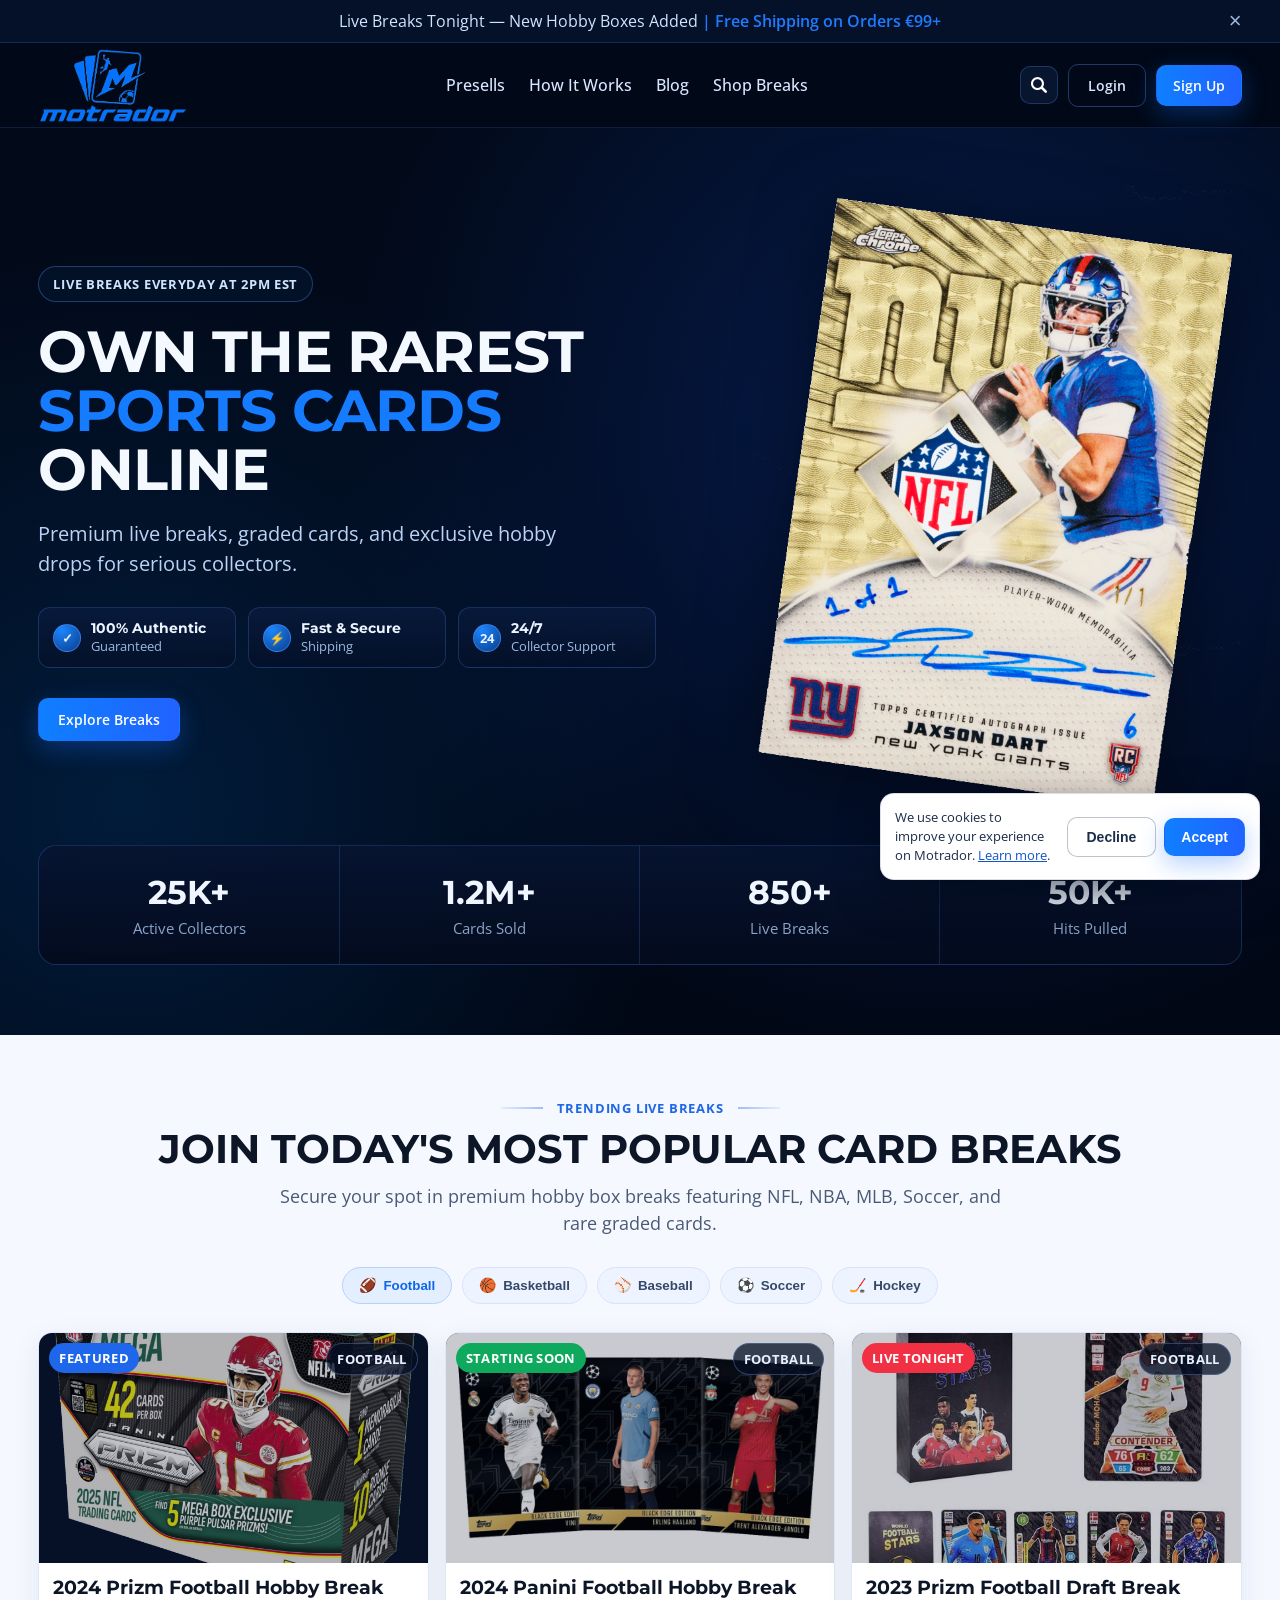
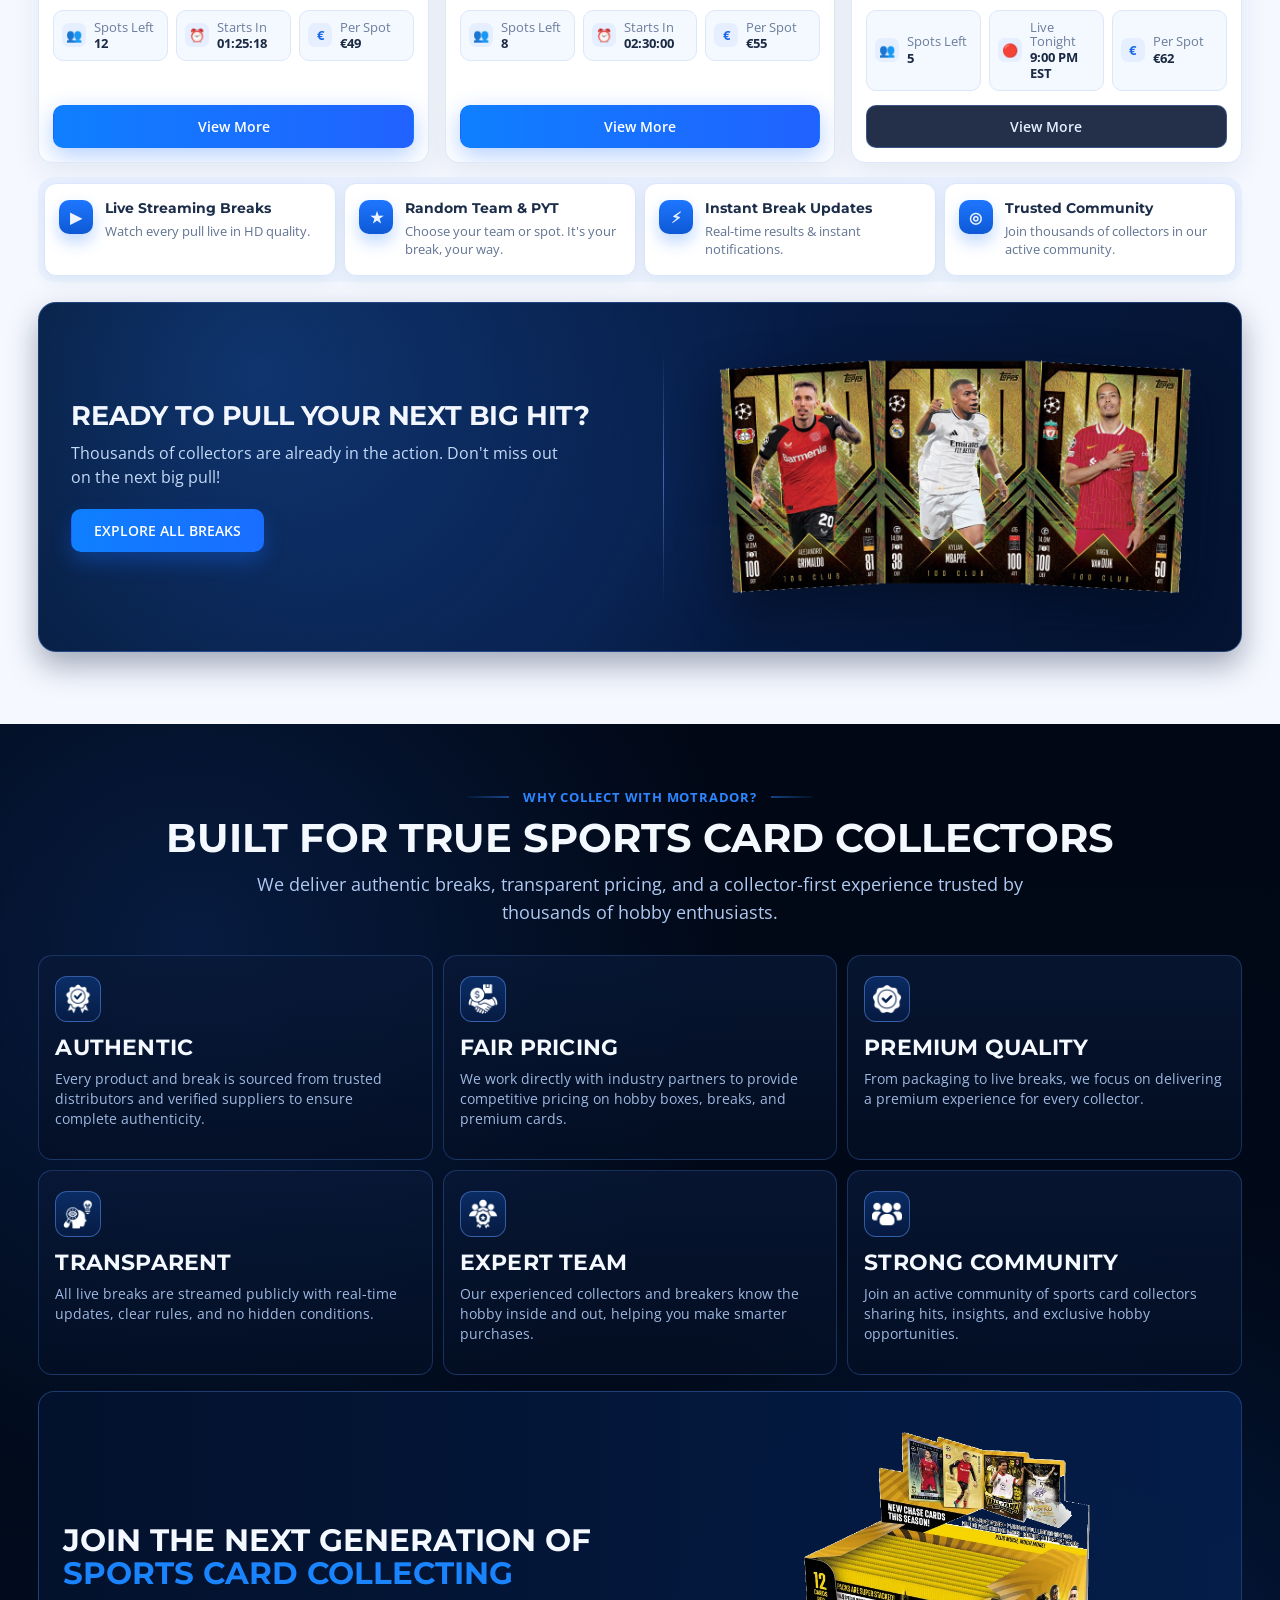
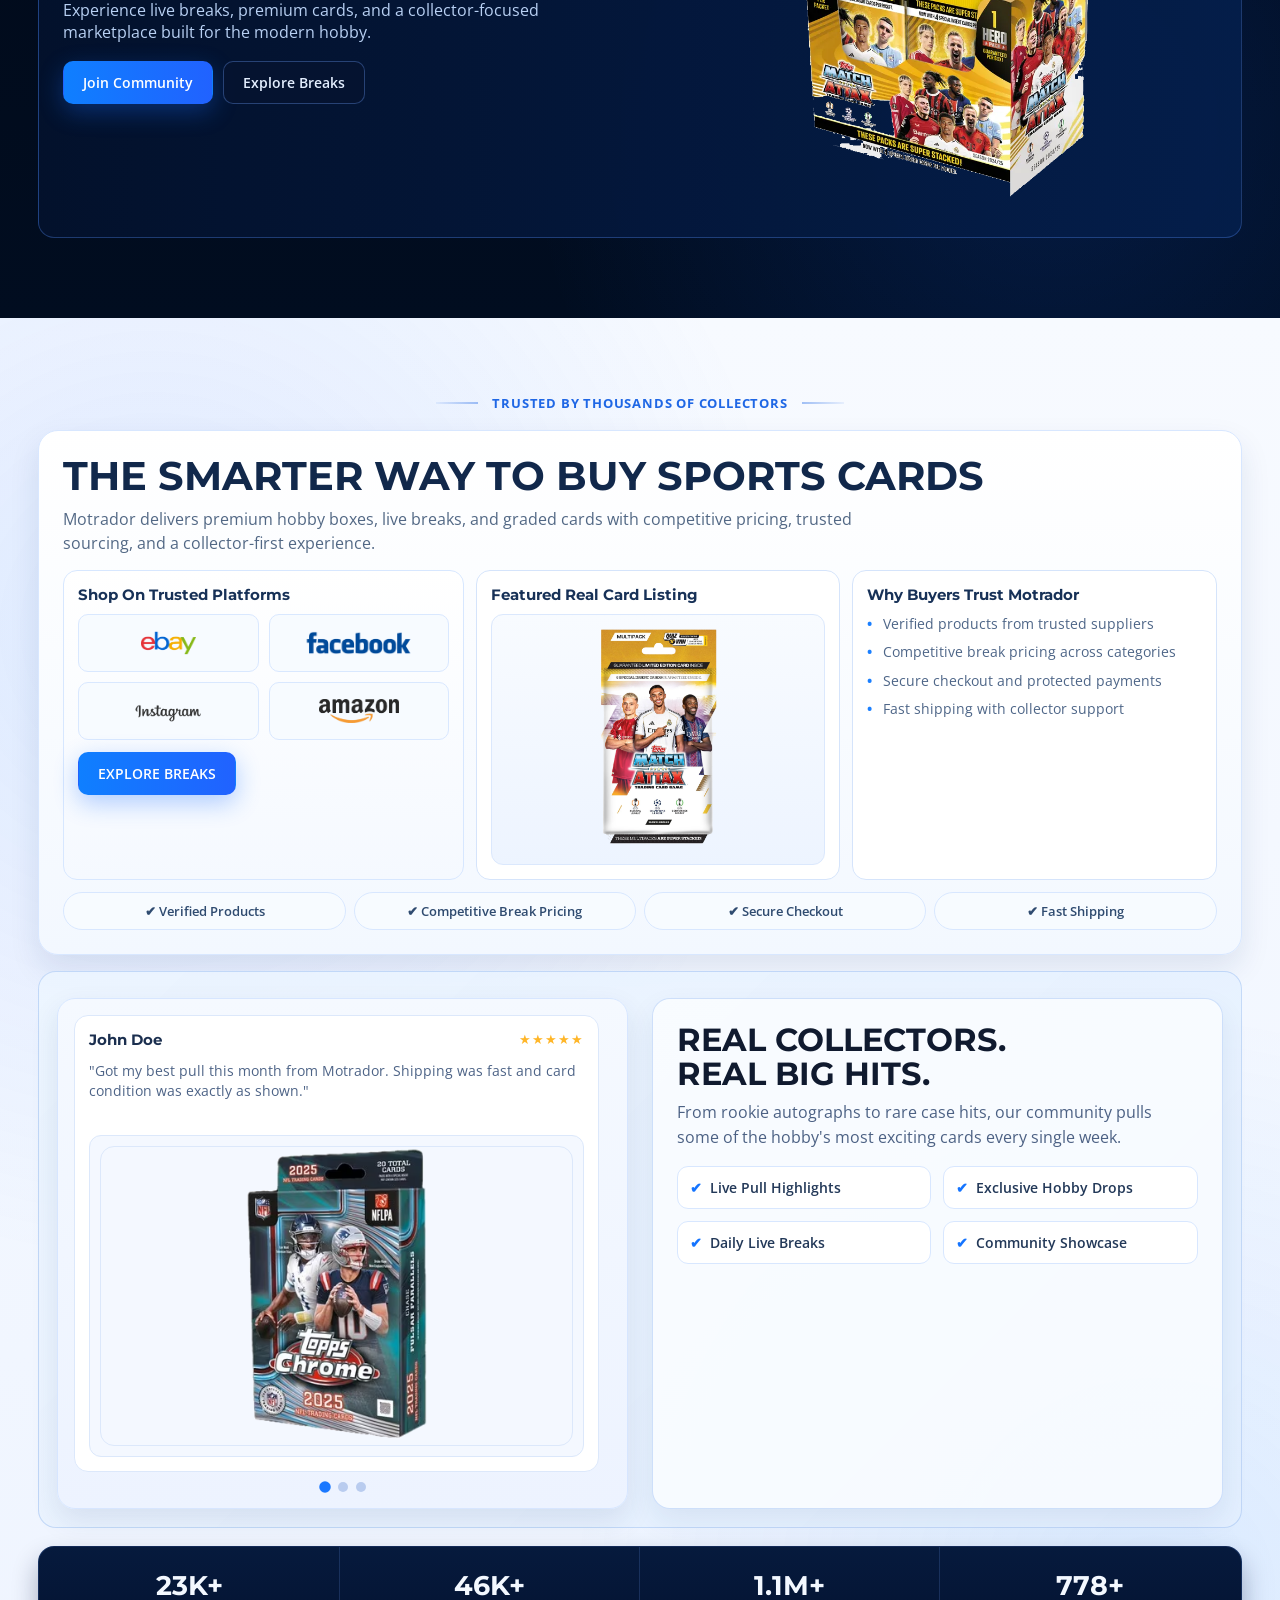
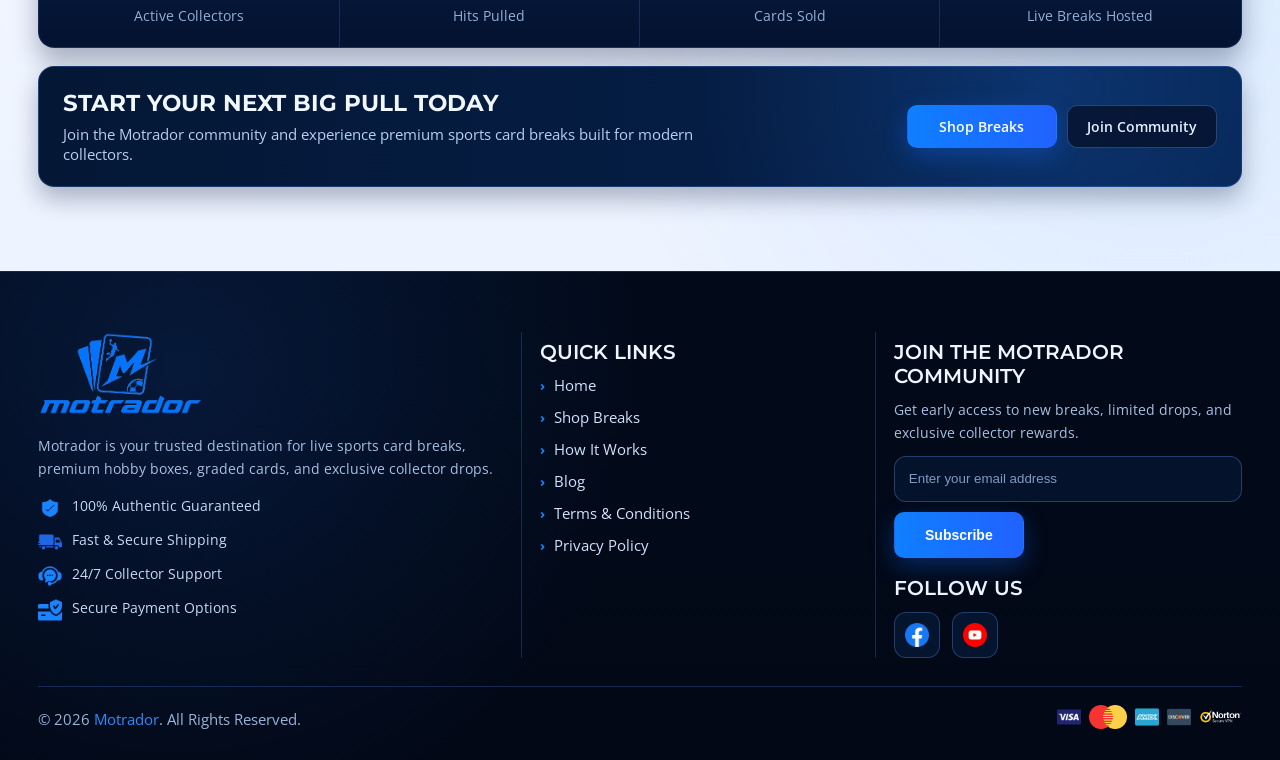
<file: index.html>
<!DOCTYPE html>
<html lang="en">

<head>
    <meta charset="UTF-8">
    <meta name="viewport" content="width=device-width, initial-scale=1.0">
    <link rel="stylesheet" href="https://unpkg.com/aos@2.3.1/dist/aos.css">
    <link rel="preconnect" href="https://fonts.googleapis.com">
    <link rel="preconnect" href="https://fonts.gstatic.com" crossorigin>
    <link href="https://fonts.googleapis.com/css2?family=Montserrat:ital,wght@0,100..900;1,100..900&display=swap"
        rel="stylesheet">
    <link rel="preconnect" href="https://fonts.googleapis.com">
    <link rel="preconnect" href="https://fonts.gstatic.com" crossorigin>
    <link href="https://fonts.googleapis.com/css2?family=Open+Sans:ital,wght@0,300..800;1,300..800&display=swap"
        rel="stylesheet">
    <link rel="stylesheet" href="./assets/css/styles.css?v=1.0.1">
    <link rel="stylesheet" href="./assets/css/responsive.css?v=1.0.1">
    <link rel="shortcut icon" href="./assets/images/favicon.ico" type="image/x-icon">
    <title>Motrador</title>
</head>

<body>
    <div class="topbar">
        <div class="container topbar-inner">
            <p>
                Live Breaks Tonight — New Hobby Boxes Added
                <span>| Free Shipping on Orders €99+</span>
            </p>
            <button class="topbar-close" aria-label="Close top announcement">&times;</button>
        </div>
    </div>

    <header class="site-header">
        <div class="container header-inner">
            <a class="brand" href="./index.html">
                <img src="./assets/images/logo.png" alt="Motrador logo">
            </a>

            <button class="menu-toggle" aria-label="Toggle menu" aria-expanded="false" aria-controls="headerMenu">
                <img src="./assets/images/menu.png" alt="Menu" class="menu-toggle-icon">
            </button>

            <div class="header-menu" id="headerMenu">
                <nav class="main-nav" id="mainNav">
                    <a href="./presells.html">Presells</a>
                    <a href="./how-it-works.html">How It Works</a>
                   
                    <a href="./blogs.html">Blog</a>
                    <a href="./shop-breaks.html">Shop Breaks</a>
                </nav>

                <div class="header-actions">
                    <button class="icon-btn header-search-trigger" aria-label="Open search" type="button">
                        <img src="./assets/images/magnifying-glass.png" alt="Search icon" class="search-btn-icon">
                    </button>
                    <a class="btn btn-outline" href="./login.html">Login</a>
                    <a class="btn btn-primary small" href="./join.html">Sign Up</a>
                </div>
            </div>
        </div>
    </header>

    <div class="search-modal" id="searchModal" aria-hidden="true">
        <div class="search-modal-backdrop" data-search-modal-close></div>
        <div class="search-modal-dialog" role="dialog" aria-modal="true" aria-labelledby="searchModalTitle">
            <button class="search-modal-close" type="button" aria-label="Close search" data-search-modal-close>&times;</button>
            <p class="search-modal-kicker">Quick Search</p>
            <h2 id="searchModalTitle">Search Motrador</h2>
            <form class="search-modal-form" id="searchModalForm" role="search">
                <input
                    type="search"
                    id="searchModalInput"
                    class="search-modal-input"
                    placeholder="Search pages, breaks, blogs..."
                    autocomplete="off"
                >
                <button type="submit" class="btn btn-primary">Search</button>
            </form>
            <p class="search-modal-helper">Try: "football", "shop", "blog", "login"</p>
            <div class="search-modal-results-wrap">
                <p class="search-modal-status" id="searchModalStatus">Start typing to see matching results.</p>
                <div class="search-modal-results" id="searchModalResults" aria-live="polite"></div>
            </div>
        </div>
    </div>

    <main>
        <section class="hero">
            <div class="container hero-inner">
                <div class="hero-content">
                    <p class="live-label" data-aos="fade-up">LIVE BREAKS EVERYDAY AT 2PM EST
                    </p>
                    <h1 data-aos="fade-up" data-aos-delay="80">
                        OWN THE RAREST
                        <span>SPORTS CARDS</span>
                        ONLINE
                    </h1>
                    <p class="hero-subtitle" data-aos="fade-up" data-aos-delay="140">
                        Premium live breaks, graded cards, and exclusive hobby drops for serious collectors.
                    </p>

                    

                    <div class="trust-features" data-aos="fade-up" data-aos-delay="280">
                        <article class="trust-item" data-aos="fade-up" data-aos-delay="320">
                            <span class="trust-icon">✓</span>
                            <div>
                                <h4>100% Authentic</h4>
                                <p>Guaranteed</p>
                            </div>
                        </article>
                        <article class="trust-item" data-aos="fade-up" data-aos-delay="380">
                            <span class="trust-icon">⚡</span>
                            <div>
                                <h4>Fast &amp; Secure</h4>
                                <p>Shipping</p>
                            </div>
                        </article>
                        <article class="trust-item" data-aos="fade-up" data-aos-delay="440">
                            <span class="trust-icon">24</span>
                            <div>
                                <h4>24/7</h4>
                                <p>Collector Support</p>
                            </div>
                        </article>
                    </div>
                    <div class="hero-cta" data-aos="fade-up" data-aos-delay="220">
                        <a href="./shop-breaks.html" class="btn btn-primary">Explore Breaks</a>
                        <!-- <a href="#" class="btn btn-dark">Watch Live</a> -->
                    </div>
                </div>

                <div class="hero-media" data-aos="fade-up" data-aos-delay="160">
                    <img src="./assets/images/prix-card-2.png" alt="Sports cards showcase banner">
                </div>
            </div>

            <div class="stats">
                <div class="container stats-inner" id="statsContainer">

                </div>
            </div>
        </section>

        <section class="trending-breaks">
            <div class="container">
                <p class="section-label" data-aos="fade-up">TRENDING LIVE BREAKS</p>
                <h2 class="section-title" data-aos="fade-up" data-aos-delay="60">JOIN TODAY'S MOST POPULAR CARD BREAKS
                </h2>
                <p class="section-subtitle" data-aos="fade-up" data-aos-delay="120">
                    Secure your spot in premium hobby box breaks featuring NFL, NBA, MLB, Soccer, and rare graded cards.
                </p>

                <div class="category-filters" data-aos="fade-up" data-aos-delay="180" role="group" aria-label="Break categories">
                    <button class="filter-pill active" type="button" data-filter="football" aria-pressed="true"><span
                            class="pill-icon">🏈</span>Football</button>
                    <button class="filter-pill" type="button" data-filter="basketball" aria-pressed="false"><span
                            class="pill-icon">🏀</span>Basketball</button>
                    <button class="filter-pill" type="button" data-filter="baseball" aria-pressed="false"><span
                            class="pill-icon">⚾</span>Baseball</button>
                    <button class="filter-pill" type="button" data-filter="soccer" aria-pressed="false"><span
                            class="pill-icon">⚽</span>Soccer</button>
                    <button class="filter-pill" type="button" data-filter="hockey" aria-pressed="false"><span
                            class="pill-icon">🏒</span>Hockey</button>
                    <!-- <button class="filter-pill" type="button" data-filter="pokemon" aria-pressed="false"><span
                            class="pill-icon">🎴</span>Pokemon</button> -->
                </div>

                <div class="breaks-grid">
                    <article class="break-card" data-category="football" data-aos="fade-up" data-aos-delay="220">
                        <div class="card-media">
                            <span class="status-badge featured">FEATURED</span>
                            <span class="sport-badge">FOOTBALL</span>
                            <img src="./assets/images/football-prizm.png" alt="2024 Prizm Football Hobby Break">
                        </div>
                        <div class="card-body">
                            <h3>2024 Prizm Football Hobby Break</h3>
                            <div class="card-meta">
                                <div class="meta-item">
                                    <span class="meta-icon">👥</span>
                                    <div class="meta-text">
                                        <small>Spots Left</small>
                                        <strong>12</strong>
                                    </div>
                                </div>
                                <div class="meta-item">
                                    <span class="meta-icon">⏰</span>
                                    <div class="meta-text">
                                        <small>Starts In</small>
                                        <strong>01:25:18</strong>
                                    </div>
                                </div>
                                <div class="meta-item">
                                    <span class="meta-icon">€</span>
                                    <div class="meta-text">
                                        <small>Per Spot</small>
                                        <strong>€49</strong>
                                    </div>
                                </div>
                            </div>
                            <a href="./shop-breaks.html" class="btn btn-primary wide">View More</a>
                        </div>
                    </article>

                    <article class="break-card" data-category="football" data-aos="fade-up" data-aos-delay="240">
                        <div class="card-media">
                            <span class="status-badge soon">STARTING SOON</span>
                            <span class="sport-badge">FOOTBALL</span>
                            <img src="./assets/images/football-card-2.webp" alt="2024 Panini Football Hobby Break">
                        </div>
                        <div class="card-body">
                            <h3>2024 Panini Football Hobby Break</h3>
                            <div class="card-meta">
                                <div class="meta-item">
                                    <span class="meta-icon">👥</span>
                                    <div class="meta-text">
                                        <small>Spots Left</small>
                                        <strong>8</strong>
                                    </div>
                                </div>
                                <div class="meta-item">
                                    <span class="meta-icon">⏰</span>
                                    <div class="meta-text">
                                        <small>Starts In</small>
                                        <strong>02:30:00</strong>
                                    </div>
                                </div>
                                <div class="meta-item">
                                    <span class="meta-icon">€</span>
                                    <div class="meta-text">
                                        <small>Per Spot</small>
                                        <strong>€55</strong>
                                    </div>
                                </div>
                            </div>
                            <a href="./shop-breaks.html" class="btn btn-primary wide">View More</a>
                        </div>
                    </article>

                    <article class="break-card" data-category="football" data-aos="fade-up" data-aos-delay="260">
                        <div class="card-media">
                            <span class="status-badge live">LIVE TONIGHT</span>
                            <span class="sport-badge">FOOTBALL</span>
                            <img src="./assets/images/football-card-3.jpg" alt="2023 Prizm Football Draft Break">
                        </div>
                        <div class="card-body">
                            <h3>2023 Prizm Football Draft Break</h3>
                            <div class="card-meta">
                                <div class="meta-item">
                                    <span class="meta-icon">👥</span>
                                    <div class="meta-text">
                                        <small>Spots Left</small>
                                        <strong>5</strong>
                                    </div>
                                </div>
                                <div class="meta-item">
                                    <span class="meta-icon">🔴</span>
                                    <div class="meta-text">
                                        <small>Live Tonight</small>
                                        <strong>9:00 PM EST</strong>
                                    </div>
                                </div>
                                <div class="meta-item">
                                    <span class="meta-icon">€</span>
                                    <div class="meta-text">
                                        <small>Per Spot</small>
                                        <strong>€62</strong>
                                    </div>
                                </div>
                            </div>
                            <a href="./shop-breaks.html" class="btn btn-dark wide">View More</a>
                        </div>
                    </article>

                    <article class="break-card" data-category="basketball" data-aos="fade-up" data-aos-delay="300">
                        <div class="card-media">
                            <span class="status-badge live">LIVE TONIGHT</span>
                            <span class="sport-badge">BASKETBALL</span>
                            <img src="./assets/images/basketball-prizm.webp" alt="NBA Select Mega Box Break">
                        </div>
                        <div class="card-body">
                            <h3>NBA Select Mega Box Break</h3>
                            <div class="card-meta">
                                <div class="meta-item">
                                    <span class="meta-icon">👥</span>
                                    <div class="meta-text">
                                        <small>Spots Left</small>
                                        <strong>8</strong>
                                    </div>
                                </div>
                                <div class="meta-item">
                                    <span class="meta-icon">🔴</span>
                                    <div class="meta-text">
                                        <small>Live Tonight</small>
                                        <strong>7:00 PM EST</strong>
                                    </div>
                                </div>
                                <div class="meta-item">
                                    <span class="meta-icon">€</span>
                                    <div class="meta-text">
                                        <small>Per Spot</small>
                                        <strong>€39</strong>
                                    </div>
                                </div>
                            </div>
                            <a href="./shop-breaks.html" class="btn btn-dark wide">View More</a>
                        </div>
                    </article>

                    <article class="break-card" data-category="basketball" data-aos="fade-up" data-aos-delay="320">
                        <div class="card-media">
                            <span class="status-badge featured">FEATURED</span>
                            <span class="sport-badge">BASKETBALL</span>
                            <img src="./assets/images/baskteball-card-2.jpg" alt="NBA Prizm Basketball Break">
                        </div>
                        <div class="card-body">
                            <h3>NBA Prizm Basketball Hobby Break</h3>
                            <div class="card-meta">
                                <div class="meta-item">
                                    <span class="meta-icon">👥</span>
                                    <div class="meta-text">
                                        <small>Spots Left</small>
                                        <strong>10</strong>
                                    </div>
                                </div>
                                <div class="meta-item">
                                    <span class="meta-icon">⏰</span>
                                    <div class="meta-text">
                                        <small>Starts In</small>
                                        <strong>01:00:00</strong>
                                    </div>
                                </div>
                                <div class="meta-item">
                                    <span class="meta-icon">€</span>
                                    <div class="meta-text">
                                        <small>Per Spot</small>
                                        <strong>€45</strong>
                                    </div>
                                </div>
                            </div>
                            <a href="./shop-breaks.html" class="btn btn-primary wide">View More</a>
                        </div>
                    </article>

                    <article class="break-card" data-category="basketball" data-aos="fade-up" data-aos-delay="340">
                        <div class="card-media">
                            <span class="status-badge soon">STARTING SOON</span>
                            <span class="sport-badge">BASKETBALL</span>
                            <img src="./assets/images/baskteball-card-3.avif" alt="NBA Mosaic Basketball Break">
                        </div>
                        <div class="card-body">
                            <h3>NBA Mosaic Basketball Hobby Break</h3>
                            <div class="card-meta">
                                <div class="meta-item">
                                    <span class="meta-icon">👥</span>
                                    <div class="meta-text">
                                        <small>Spots Left</small>
                                        <strong>7</strong>
                                    </div>
                                </div>
                                <div class="meta-item">
                                    <span class="meta-icon">⏳</span>
                                    <div class="meta-text">
                                        <small>Starting Soon</small>
                                        <strong>03:15:00</strong>
                                    </div>
                                </div>
                                <div class="meta-item">
                                    <span class="meta-icon">€</span>
                                    <div class="meta-text">
                                        <small>Per Spot</small>
                                        <strong>€42</strong>
                                    </div>
                                </div>
                            </div>
                            <a href="./shop-breaks.html" class="btn btn-primary wide">View More</a>
                        </div>
                    </article>

                    <article class="break-card" data-category="baseball" data-aos="fade-up" data-aos-delay="380">
                        <div class="card-media">
                            <span class="status-badge soon">STARTING SOON</span>
                            <span class="sport-badge">BASEBALL</span>
                            <img src="./assets/images/baseball-prizm.png" alt="Topps Chrome Baseball Break">
                        </div>
                        <div class="card-body">
                            <h3>Topps Chrome Baseball Break</h3>
                            <div class="card-meta">
                                <div class="meta-item">
                                    <span class="meta-icon">👥</span>
                                    <div class="meta-text">
                                        <small>Spots Left</small>
                                        <strong>15</strong>
                                    </div>
                                </div>
                                <div class="meta-item">
                                    <span class="meta-icon">⏳</span>
                                    <div class="meta-text">
                                        <small>Starting Soon</small>
                                        <strong>00:45:12</strong>
                                    </div>
                                </div>
                                <div class="meta-item">
                                    <span class="meta-icon">€</span>
                                    <div class="meta-text">
                                        <small>Per Spot</small>
                                        <strong>€29</strong>
                                    </div>
                                </div>
                            </div>
                            <a href="./shop-breaks.html" class="btn btn-primary wide">View More</a>
                        </div>
                    </article>

                    <article class="break-card" data-category="baseball" data-aos="fade-up" data-aos-delay="400">
                        <div class="card-media">
                            <span class="status-badge live">LIVE TONIGHT</span>
                            <span class="sport-badge">BASEBALL</span>
                            <img src="./assets/images/baseball-card-2.png" alt="2024 Topps Chrome Baseball Break">
                        </div>
                        <div class="card-body">
                            <h3>2024 Topps Chrome Baseball Break</h3>
                            <div class="card-meta">
                                <div class="meta-item">
                                    <span class="meta-icon">👥</span>
                                    <div class="meta-text">
                                        <small>Spots Left</small>
                                        <strong>11</strong>
                                    </div>
                                </div>
                                <div class="meta-item">
                                    <span class="meta-icon">🔴</span>
                                    <div class="meta-text">
                                        <small>Live Tonight</small>
                                        <strong>6:30 PM EST</strong>
                                    </div>
                                </div>
                                <div class="meta-item">
                                    <span class="meta-icon">€</span>
                                    <div class="meta-text">
                                        <small>Per Spot</small>
                                        <strong>€32</strong>
                                    </div>
                                </div>
                            </div>
                            <a href="./shop-breaks.html" class="btn btn-dark wide">View More</a>
                        </div>
                    </article>

                    <article class="break-card" data-category="baseball" data-aos="fade-up" data-aos-delay="420">
                        <div class="card-media">
                            <span class="status-badge featured">FEATURED</span>
                            <span class="sport-badge">BASEBALL</span>
                            <img src="./assets/images/baseball-card-3.webp" alt="Bowman Baseball Prospect Break">
                        </div>
                        <div class="card-body">
                            <h3>Bowman Baseball Prospect Break</h3>
                            <div class="card-meta">
                                <div class="meta-item">
                                    <span class="meta-icon">👥</span>
                                    <div class="meta-text">
                                        <small>Spots Left</small>
                                        <strong>9</strong>
                                    </div>
                                </div>
                                <div class="meta-item">
                                    <span class="meta-icon">⏰</span>
                                    <div class="meta-text">
                                        <small>Starts In</small>
                                        <strong>00:30:00</strong>
                                    </div>
                                </div>
                                <div class="meta-item">
                                    <span class="meta-icon">€</span>
                                    <div class="meta-text">
                                        <small>Per Spot</small>
                                        <strong>€35</strong>
                                    </div>
                                </div>
                            </div>
                            <a href="./shop-breaks.html" class="btn btn-primary wide">View More</a>
                        </div>
                    </article>

                    <article class="break-card" data-category="soccer" data-aos="fade-up" data-aos-delay="440">
                        <div class="card-media">
                            <span class="status-badge soon">STARTING SOON</span>
                            <span class="sport-badge">SOCCER</span>
                            <img src="./assets/images/soccer-prizm.jpg" alt="Topps UEFA Chrome Break">
                        </div>
                        <div class="card-body">
                            <h3>Topps UEFA Chrome Hobby Break</h3>
                            <div class="card-meta">
                                <div class="meta-item">
                                    <span class="meta-icon">👥</span>
                                    <div class="meta-text">
                                        <small>Spots Left</small>
                                        <strong>10</strong>
                                    </div>
                                </div>
                                <div class="meta-item">
                                    <span class="meta-icon">⏳</span>
                                    <div class="meta-text">
                                        <small>Starting Soon</small>
                                        <strong>02:10:00</strong>
                                    </div>
                                </div>
                                <div class="meta-item">
                                    <span class="meta-icon">€</span>
                                    <div class="meta-text">
                                        <small>Per Spot</small>
                                        <strong>€44</strong>
                                    </div>
                                </div>
                            </div>
                            <a href="./shop-breaks.html" class="btn btn-primary wide">View More</a>
                        </div>
                    </article>

                    <article class="break-card" data-category="soccer" data-aos="fade-up" data-aos-delay="460">
                        <div class="card-media">
                            <span class="status-badge live">LIVE TONIGHT</span>
                            <span class="sport-badge">SOCCER</span>
                            <img src="./assets/images/soccer-card-2.avif" alt="Champions League Soccer Break">
                        </div>
                        <div class="card-body">
                            <h3>Champions League Soccer Hobby Break</h3>
                            <div class="card-meta">
                                <div class="meta-item">
                                    <span class="meta-icon">👥</span>
                                    <div class="meta-text">
                                        <small>Spots Left</small>
                                        <strong>14</strong>
                                    </div>
                                </div>
                                <div class="meta-item">
                                    <span class="meta-icon">🔴</span>
                                    <div class="meta-text">
                                        <small>Live Tonight</small>
                                        <strong>7:30 PM EST</strong>
                                    </div>
                                </div>
                                <div class="meta-item">
                                    <span class="meta-icon">€</span>
                                    <div class="meta-text">
                                        <small>Per Spot</small>
                                        <strong>€38</strong>
                                    </div>
                                </div>
                            </div>
                            <a href="./shop-breaks.html" class="btn btn-dark wide">View More</a>
                        </div>
                    </article>

                    <article class="break-card" data-category="soccer" data-aos="fade-up" data-aos-delay="480">
                        <div class="card-media">
                            <span class="status-badge featured">FEATURED</span>
                            <span class="sport-badge">SOCCER</span>
                            <img src="./assets/images/soccer-card-3.jpg" alt="Topps MLS Soccer Break">
                        </div>
                        <div class="card-body">
                            <h3>Topps MLS Soccer Hobby Break</h3>
                            <div class="card-meta">
                                <div class="meta-item">
                                    <span class="meta-icon">👥</span>
                                    <div class="meta-text">
                                        <small>Spots Left</small>
                                        <strong>6</strong>
                                    </div>
                                </div>
                                <div class="meta-item">
                                    <span class="meta-icon">⏰</span>
                                    <div class="meta-text">
                                        <small>Starts In</small>
                                        <strong>01:45:00</strong>
                                    </div>
                                </div>
                                <div class="meta-item">
                                    <span class="meta-icon">€</span>
                                    <div class="meta-text">
                                        <small>Per Spot</small>
                                        <strong>€48</strong>
                                    </div>
                                </div>
                            </div>
                            <a href="./shop-breaks.html" class="btn btn-primary wide">View More</a>
                        </div>
                    </article>

                    <article class="break-card" data-category="hockey" data-aos="fade-up" data-aos-delay="500">
                        <div class="card-media">
                            <span class="status-badge live">LIVE TONIGHT</span>
                            <span class="sport-badge">HOCKEY</span>
                            <img src="./assets/images/hockey-prizm.jpg" alt="Upper Deck Series 1 Break">
                        </div>
                        <div class="card-body">
                            <h3>Upper Deck Series 1 Hobby Break</h3>
                            <div class="card-meta">
                                <div class="meta-item">
                                    <span class="meta-icon">👥</span>
                                    <div class="meta-text">
                                        <small>Spots Left</small>
                                        <strong>6</strong>
                                    </div>
                                </div>
                                <div class="meta-item">
                                    <span class="meta-icon">🔴</span>
                                    <div class="meta-text">
                                        <small>Live Tonight</small>
                                        <strong>8:30 PM EST</strong>
                                    </div>
                                </div>
                                <div class="meta-item">
                                    <span class="meta-icon">€</span>
                                    <div class="meta-text">
                                        <small>Per Spot</small>
                                        <strong>€52</strong>
                                    </div>
                                </div>
                            </div>
                            <a href="./shop-breaks.html" class="btn btn-dark wide">View More</a>
                        </div>
                    </article>

                    <article class="break-card" data-category="hockey" data-aos="fade-up" data-aos-delay="520">
                        <div class="card-media">
                            <span class="status-badge featured">FEATURED</span>
                            <span class="sport-badge">HOCKEY</span>
                            <img src="./assets/images/hockey-card2.jpg" alt="NHL Prizm Hockey Break">
                        </div>
                        <div class="card-body">
                            <h3>NHL Prizm Hockey Hobby Break</h3>
                            <div class="card-meta">
                                <div class="meta-item">
                                    <span class="meta-icon">👥</span>
                                    <div class="meta-text">
                                        <small>Spots Left</small>
                                        <strong>9</strong>
                                    </div>
                                </div>
                                <div class="meta-item">
                                    <span class="meta-icon">⏰</span>
                                    <div class="meta-text">
                                        <small>Starts In</small>
                                        <strong>01:15:00</strong>
                                    </div>
                                </div>
                                <div class="meta-item">
                                    <span class="meta-icon">€</span>
                                    <div class="meta-text">
                                        <small>Per Spot</small>
                                        <strong>€58</strong>
                                    </div>
                                </div>
                            </div>
                            <a href="./shop-breaks.html" class="btn btn-primary wide">View More</a>
                        </div>
                    </article>

                    <article class="break-card" data-category="hockey" data-aos="fade-up" data-aos-delay="540">
                        <div class="card-media">
                            <span class="status-badge soon">STARTING SOON</span>
                            <span class="sport-badge">HOCKEY</span>
                            <img src="./assets/images/hockey-card-3.webp" alt="Upper Deck Clear Cut Hockey Break">
                        </div>
                        <div class="card-body">
                            <h3>Upper Deck Clear Cut Hockey Break</h3>
                            <div class="card-meta">
                                <div class="meta-item">
                                    <span class="meta-icon">👥</span>
                                    <div class="meta-text">
                                        <small>Spots Left</small>
                                        <strong>4</strong>
                                    </div>
                                </div>
                                <div class="meta-item">
                                    <span class="meta-icon">⏳</span>
                                    <div class="meta-text">
                                        <small>Starting Soon</small>
                                        <strong>00:50:00</strong>
                                    </div>
                                </div>
                                <div class="meta-item">
                                    <span class="meta-icon">€</span>
                                    <div class="meta-text">
                                        <small>Per Spot</small>
                                        <strong>€65</strong>
                                    </div>
                                </div>
                            </div>
                            <a href="./shop-breaks.html" class="btn btn-dark wide">View More</a>
                        </div>
                    </article>

                    <!-- <article class="break-card" data-category="pokemon" data-aos="fade-up" data-aos-delay="560">
                        <div class="card-media">
                            <span class="status-badge featured">FEATURED</span>
                            <span class="sport-badge">POKEMON</span>
                            <img src="./assets/images/pockemon-card.png" alt="151 Booster Box Break">
                        </div>
                        <div class="card-body">
                            <h3>Scarlet &amp; Violet 151 Booster Break</h3>
                            <div class="card-meta">
                                <div class="meta-item">
                                    <span class="meta-icon">👥</span>
                                    <div class="meta-text">
                                        <small>Spots Left</small>
                                        <strong>4</strong>
                                    </div>
                                </div>
                                <div class="meta-item">
                                    <span class="meta-icon">⏰</span>
                                    <div class="meta-text">
                                        <small>Starts In</small>
                                        <strong>00:55:40</strong>
                                    </div>
                                </div>
                                <div class="meta-item">
                                    <span class="meta-icon">€</span>
                                    <div class="meta-text">
                                        <small>Per Spot</small>
                                        <strong>€59</strong>
                                    </div>
                                </div>
                            </div>
                            <a href="./shop-breaks.html" class="btn btn-primary wide">View More</a>
                        </div>
                    </article> -->
                </div>

                <div class="feature-strip" data-aos="fade-up" data-aos-delay="220">
                    <article class="feature-item">
                        <span class="feature-icon">▶</span>
                        <div>
                            <h4>Live Streaming Breaks</h4>
                            <p>Watch every pull live in HD quality.</p>
                        </div>
                    </article>
                    <article class="feature-item">
                        <span class="feature-icon">★</span>
                        <div>
                            <h4>Random Team &amp; PYT</h4>
                            <p>Choose your team or spot. It's your break, your way.</p>
                        </div>
                    </article>
                    <article class="feature-item">
                        <span class="feature-icon">⚡&#xFE0E;</span>
                        <div>
                            <h4>Instant Break Updates</h4>
                            <p>Real-time results &amp; instant notifications.</p>
                        </div>
                    </article>
                    <article class="feature-item">
                        <span class="feature-icon">◎</span>
                        <div>
                            <h4>Trusted Community</h4>
                            <p>Join thousands of collectors in our active community.</p>
                        </div>
                    </article>
                </div>

                <div class="breaks-cta" data-aos="fade-up" data-aos-delay="120">
                    <div class="breaks-cta-content">
                        <h3>READY TO PULL YOUR NEXT BIG HIT?</h3>
                        <p>Thousands of collectors are already in the action. Don't miss out on the next big pull!</p>
                        <a href="./shop-breaks.html" class="btn btn-primary">EXPLORE ALL BREAKS</a>
                    </div>
                    <img src="./assets/images/poster-image.png" alt="Sports card highlights">
                </div>
            </div>
        </section>

        <section class="why-collect">
            <div class="container">
                <p class="section-label" data-aos="fade-up">WHY COLLECT WITH MOTRADOR?</p>
                <h2 class="why-title" data-aos="fade-up" data-aos-delay="70">BUILT FOR TRUE SPORTS CARD COLLECTORS</h2>
                <p class="why-subtitle" data-aos="fade-up" data-aos-delay="130">
                    We deliver authentic breaks, transparent pricing, and a collector-first experience trusted by
                    thousands of hobby enthusiasts.
                </p>

                <div class="why-grid">
                    <article class="why-card" data-aos="fade-up" data-aos-delay="140">
                        <span class="why-icon"><img src="./assets//images/authenticity.png" alt=""></span>
                        <h3>AUTHENTIC</h3>
                        <p>Every product and break is sourced from trusted distributors and verified suppliers to ensure
                            complete authenticity.</p>
                    </article>
                    <article class="why-card" data-aos="fade-up" data-aos-delay="190">
                        <span class="why-icon"><img src="./assets//images/fair-trade.png" alt=""></span>
                        <h3>FAIR PRICING</h3>
                        <p>We work directly with industry partners to provide competitive pricing on hobby boxes,
                            breaks, and premium cards.</p>
                    </article>
                    <article class="why-card" data-aos="fade-up" data-aos-delay="240">
                        <span class="why-icon"><img src="./assets//images/high-quality.png" alt=""></span>
                        <h3>PREMIUM QUALITY</h3>
                        <p>From packaging to live breaks, we focus on delivering a premium experience for every
                            collector.</p>
                    </article>
                    <article class="why-card" data-aos="fade-up" data-aos-delay="290">
                        <span class="why-icon"><img src="./assets//images/clarity.png" alt=""></span>
                        <h3>TRANSPARENT</h3>
                        <p>All live breaks are streamed publicly with real-time updates, clear rules, and no hidden
                            conditions.</p>
                    </article>
                    <article class="why-card" data-aos="fade-up" data-aos-delay="340">
                        <span class="why-icon"><img src="./assets/images//experts.png" alt=""></span>
                        <h3>EXPERT TEAM</h3>
                        <p>Our experienced collectors and breakers know the hobby inside and out, helping you make
                            smarter purchases.</p>
                    </article>
                    <article class="why-card" data-aos="fade-up" data-aos-delay="390">
                        <span class="why-icon"><img src="./assets/images/group-users.png" alt=""></span>
                        <h3>STRONG COMMUNITY</h3>
                        <p>Join an active community of sports card collectors sharing hits, insights, and exclusive
                            hobby opportunities.</p>
                    </article>
                </div>

                <div class="why-cta" data-aos="fade-up" data-aos-delay="120">
                    <div class="why-cta-content">
                        <h3>JOIN THE NEXT GENERATION OF <span>SPORTS CARD COLLECTING</span></h3>
                        <p>Experience live breaks, premium cards, and a collector-focused marketplace built for the
                            modern hobby.</p>
                        <div class="why-cta-actions">
                            <a href="./join.html" class="btn btn-primary">Join Community</a>
                            <a href="./shop-breaks.html" class="btn btn-dark">Explore Breaks</a>
                        </div>
                    </div>
                    <img src="./assets/images/sports-cards.png" alt="Sports cards collection">
                </div>
            </div>
        </section>

        <section class="trusted-collectors">
            <div class="container">
                <p class="section-label" data-aos="fade-up">TRUSTED BY THOUSANDS OF COLLECTORS</p>

                <div class="trusted-buy-section">
                    <div class="buy-intro" data-aos="fade-up" data-aos-delay="40">
                        <h2>THE SMARTER WAY TO BUY SPORTS CARDS</h2>
                        <p>
                            Motrador delivers premium hobby boxes, live breaks, and graded cards with competitive
                            pricing, trusted sourcing, and a collector-first experience.
                        </p>
                    </div>

                    <div class="buy-platform-layout" data-aos="fade-up" data-aos-delay="100">
                        <article class="platform-card primary">
                            <h4>Shop On Trusted Platforms</h4>
                            <div class="platform-logos">
                                <div><img src="./assets/images/ebay.png" alt="eBay"></div>
                                <div><img src="./assets/images/facebook.png" alt="Facebook"></div>
                                <div><img src="./assets/images/instagram.png" alt="Instagram"></div>
                                <div><img src="./assets/images/amazon.png" alt="Amazon"></div>
                            </div>
                            <a href="./shop-breaks.html" class="btn btn-primary">EXPLORE BREAKS</a>
                        </article>

                        <article class="platform-card visual">
                            <h4>Featured Real Card Listing</h4>
                            <div class="platform-card-image">
                                <img src="./assets/images/featured-card-image.png" alt="Featured real sports card listing">
                            </div>
                        </article>

                        <article class="platform-card points">
                            <h4>Why Buyers Trust Motrador</h4>
                            <ul>
                                <li>Verified products from trusted suppliers</li>
                                <li>Competitive break pricing across categories</li>
                                <li>Secure checkout and protected payments</li>
                                <li>Fast shipping with collector support</li>
                            </ul>
                        </article>
                    </div>

                    <div class="buy-trust-strip" data-aos="fade-up" data-aos-delay="140">
                        <div>✔ Verified Products</div>
                        <div>✔ Competitive Break Pricing</div>
                        <div>✔ Secure Checkout</div>
                        <div>✔ Fast Shipping</div>
                    </div>
                </div>

                <div class="trusted-community-section">
                    <div class="trusted-row second">


                        <div class="trusted-media cards" data-aos="fade-up" data-aos-delay="80">
                            <div class="review-slider" id="reviewSlider">
                                <div class="review-clip">
                                <div class="review-track">
                                    <article class="review-card">
                                        <div class="review-head">
                                            <div>
                                                <h4>John Doe</h4>
                                                <!-- <p>Mumbai, India</p> -->
                                            </div>
                                            <span class="review-rating">★★★★★</span>
                                        </div>
                                        <p class="review-text">
                                            "Got my best pull this month from Motrador. Shipping was fast and card
                                            condition was exactly as shown."
                                        </p>
                                        <div class="review-card-image">
                                            <img src="./assets/images/chery-card1.png" alt="Real pulled card by John Doe">
                                        </div>
                                    </article>

                                    <article class="review-card">
                                        <div class="review-head">
                                            <div>
                                                <h4>Jonathan</h4>
                                                <!-- <p>Delhi, India</p> -->
                                            </div>
                                            <span class="review-rating">★★★★★</span>
                                        </div>
                                        <p class="review-text">
                                            "Very transparent break process. Loved the live updates and the packaging
                                            quality of my hits."
                                        </p>
                                        <div class="review-card-image">
                                            <img src="./assets/images/review-card-2.png" alt="Real pulled card by Jonathan">
                                        </div>
                                    </article>

                                    <article class="review-card">
                                        <div class="review-head">
                                            <div>
                                                <h4>Rexiana</h4>
                                                <!-- <p>Bengaluru, India</p> -->
                                            </div>
                                            <span class="review-rating">★★★★★</span>
                                        </div>
                                        <p class="review-text">
                                            "Fair pricing and authentic products. I joined for one break and now I am a
                                            regular collector here."
                                        </p>
                                        <div class="review-card-image">
                                            <img src="./assets/images/rv4.png" alt="Real pulled card by Rexiana">
                                        </div>
                                    </article>
                                </div>
                                </div>
                                <div class="review-dots" aria-label="Review slider pagination"  role="group">
                                    <button class="review-dot active" type="button"
                                        aria-label="Go to review 1"></button>
                                    <button class="review-dot" type="button" aria-label="Go to review 2"></button>
                                    <button class="review-dot" type="button" aria-label="Go to review 3"></button>
                                </div>
                            </div>
                        </div>
                        <div class="trusted-content" data-aos="fade-up" data-aos-delay="120">
                            <h2>REAL COLLECTORS.<br/> REAL BIG HITS.</h2>
                            <p>
                                From rookie autographs to rare case hits, our community pulls some of the hobby's most
                                exciting cards every single week.
                            </p>
                            <div class="trusted-features">
                                <div class="trusted-feature"><span>✔</span>Live Pull Highlights</div>
                                <div class="trusted-feature"><span>✔</span>Exclusive Hobby Drops</div>
                                <div class="trusted-feature"><span>✔</span>Daily Live Breaks</div>
                                <div class="trusted-feature"><span>✔</span>Community Showcase</div>
                            </div>
                            <!-- <a href="#" class="btn btn-primary">VIEW BIG HITS</a> -->
                        </div>

                    </div>


                </div>
                <div class="trusted-stats" id="trustedStatsContainer" data-aos="fade-up">
                </div>
                <div class="trusted-bottom-cta" data-aos="fade-up" data-aos-delay="120">
                    <div>
                        <h3>START YOUR NEXT BIG PULL TODAY</h3>
                        <p>Join the Motrador community and experience premium sports card breaks built for modern
                            collectors.</p>
                    </div>
                    <div class="trusted-bottom-actions">
                        <a href="./shop-breaks.html" class="btn btn-primary">Shop Breaks</a>
                        <a href="./join.html" class="btn btn-dark">Join Community</a>
                    </div>
                </div>
            </div>
        </section>
    </main>

    <footer class="site-footer">
        <div class="container">
            <div class="footer-grid">
                <div class="footer-brand">
                    <a href="./index.html"><img src="./assets/images/logo.png" alt="Motrador logo"></a>

                    <p class="footer-desc">
                        Motrador is your trusted destination for live sports card breaks, premium hobby boxes, graded
                        cards, and exclusive collector drops.
                    </p>
                    <ul class="footer-brand-points">
                        <li><span>🛡️</span>100% Authentic Guaranteed</li>
                        <li><span>🚚</span>Fast &amp; Secure Shipping</li>
                        <li><span>🎧</span>24/7 Collector Support</li>
                        <li><span>🔒</span>Secure Payment Options</li>
                    </ul>
                </div>

                <section class="footer-links">
                    <h4>Quick Links</h4>
                    <ul>
                        <li><a href="./index.html">Home</a></li>
                        <li><a href="./shop-breaks.html">Shop Breaks</a></li>
                        
                        <li><a href="./how-it-works.html">How It Works</a></li>
                        
                        <li><a href="./blogs.html">Blog</a></li>
                        
                        <li><a href="./terms-condition.html">Terms &amp; Conditions</a></li>
                        <li><a href="./privacy-policy.html">Privacy Policy</a></li>
                    </ul>
                </section>

                

                <section class="footer-newsletter">
                    <h4>JOIN THE MOTRADOR COMMUNITY</h4>
                    <p>Get early access to new breaks, limited drops, and exclusive collector rewards.</p>
                    <form action="./join.html" method="post">
                        <input type="email" placeholder="Enter your email address" aria-label="Email address">
                        <button type="submit" class="btn btn-primary">Subscribe</button>
                    </form>
                    <h4 class="footer-social-title">Follow Us</h4>
                    <div class="footer-logo-list">
                        <a href="#" aria-label="Facebook">
                            <img src="./assets/images/facebook-logo.png" alt="Facebook">
                        </a>
                        <a href="#" aria-label="YouTube">
                            <img src="./assets/images/youtube.png" alt="YouTube">
                        </a>
                    </div>
                </section>
            </div>

            <div class="footer-bottom">
                <p class="footer-copy">&copy; 2026 <a href="./index.html">Motrador</a>. All Rights Reserved.</p>
                <!-- <ul class="footer-bottom-links">
                    <li><a href="#">Authentic Sports Cards</a></li>
                    <li><a href="#">Live Breaks</a></li>
                    <li><a href="#">Hobby Boxes</a></li>
                    <li><a href="#">Collector Community</a></li>
                </ul> -->
                <div class="footer-payments">
                    <a href="#"><img src="./assets/images/visa.png" alt="Visa"></a>
                    <a href="#"><img src="./assets/images/card.png" alt="Mastercard"></a>
                    <a href="#"><img src="./assets/images/amex.png" alt="American Express"></a>
                    <a href="#"><img src="./assets/images/discover.png" alt="Discover"></a>
                    <a href="#"><img src="./assets/images/nortan.png" alt="Norton Secured"></a>
                </div>
            </div>
        </div>
    </footer>

    <script src="https://unpkg.com/aos@2.3.1/dist/aos.js"></script>
    <script src="./assets/js/index.js"></script>
</body>

</html>
</file>
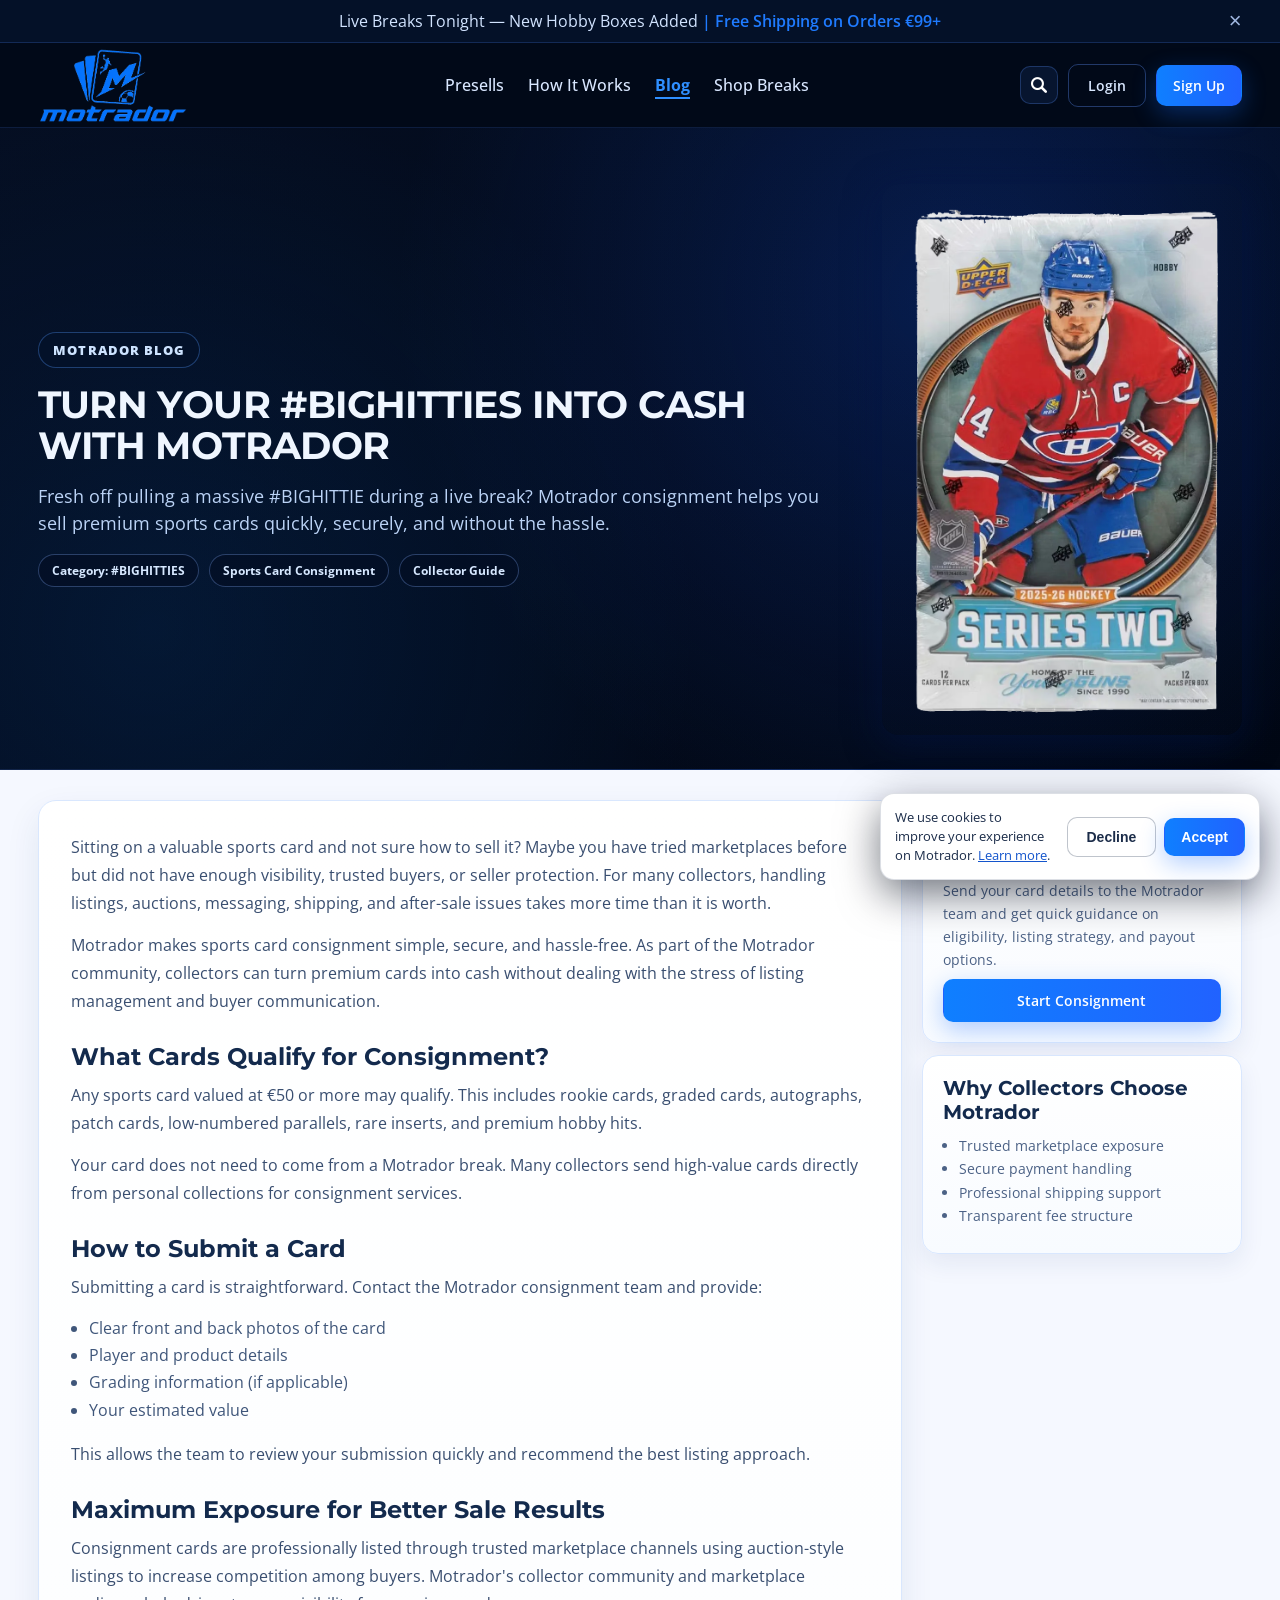
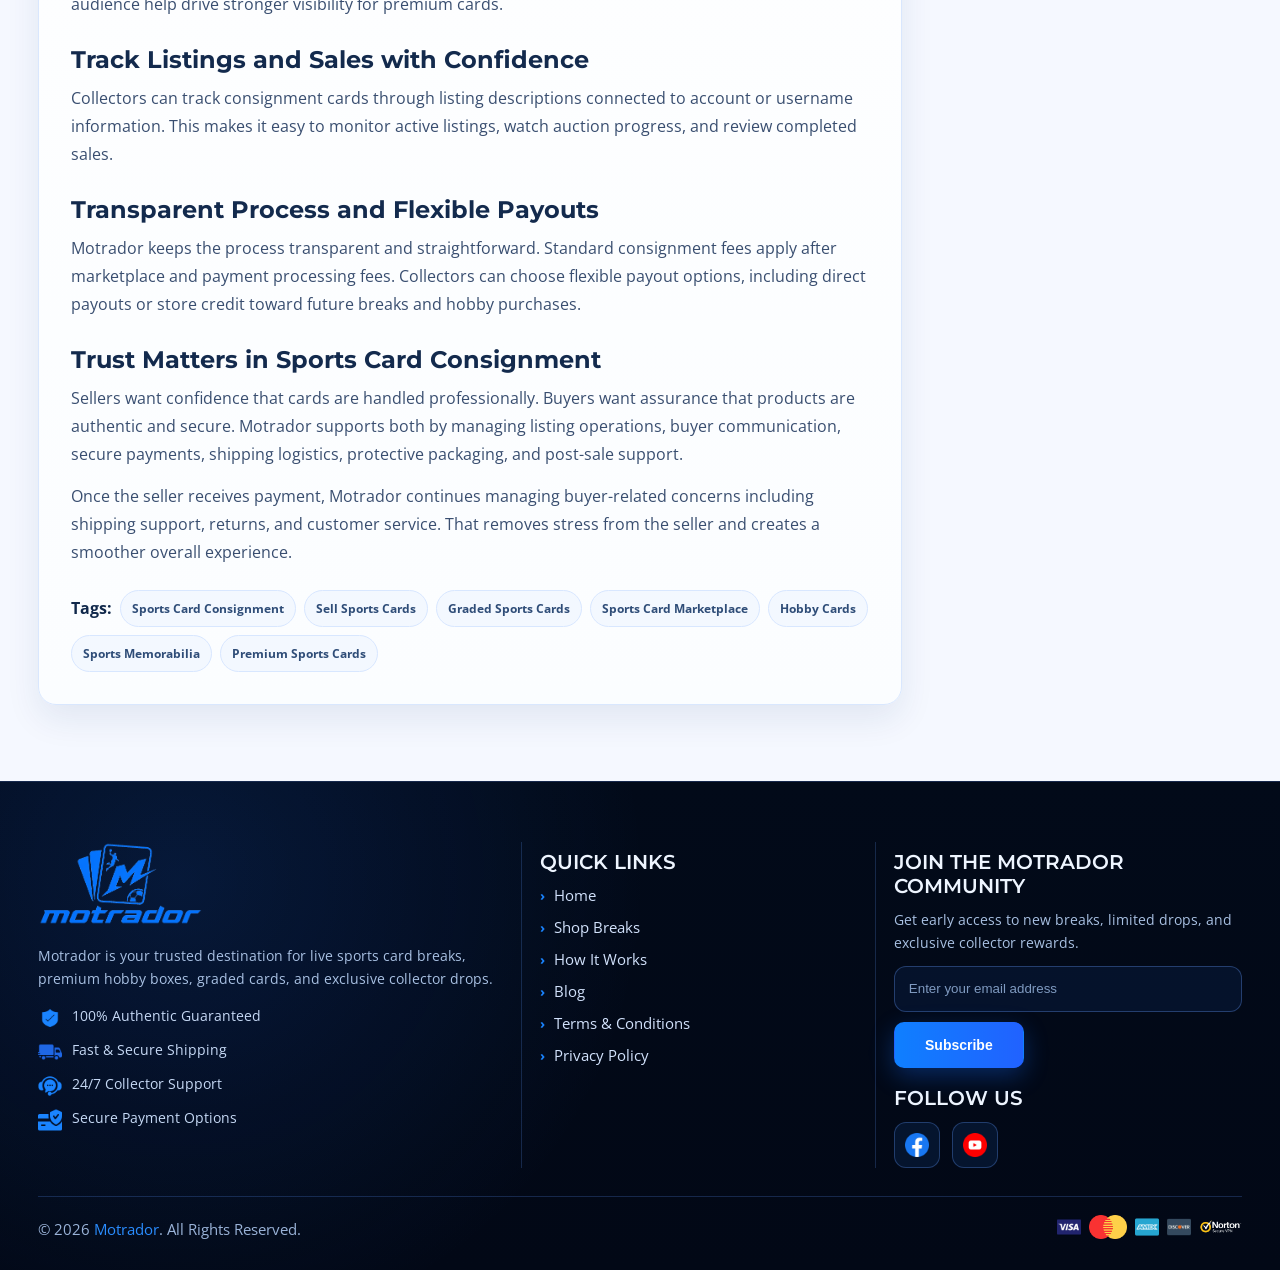
<file: blog1.html>
<!DOCTYPE html>
<html lang="en">

<head>
    <meta charset="UTF-8">
    <meta name="viewport" content="width=device-width, initial-scale=1.0">
    <link rel="stylesheet" href="https://unpkg.com/aos@2.3.1/dist/aos.css">
    <link rel="preconnect" href="https://fonts.googleapis.com">
    <link rel="preconnect" href="https://fonts.gstatic.com" crossorigin>
    <link href="https://fonts.googleapis.com/css2?family=Montserrat:ital,wght@0,100..900;1,100..900&display=swap"
        rel="stylesheet">
    <link rel="preconnect" href="https://fonts.googleapis.com">
    <link rel="preconnect" href="https://fonts.gstatic.com" crossorigin>
    <link href="https://fonts.googleapis.com/css2?family=Open+Sans:ital,wght@0,300..800;1,300..800&display=swap"
        rel="stylesheet">
    <link rel="stylesheet" href="./assets/css/styles.css">
    <link rel="stylesheet" href="./assets/css/responsive.css">
    <link rel="shortcut icon" href="./assets/images/favicon.ico" type="image/x-icon">
    <title>TURN YOUR #BIGHITTIES INTO CASH WITH MOTRADOR</title>
</head>

<body>
    <div class="topbar">
        <div class="container topbar-inner">
            <p>
                Live Breaks Tonight — New Hobby Boxes Added
                <span>| Free Shipping on Orders €99+</span>
            </p>
            <button class="topbar-close" aria-label="Close top announcement">&times;</button>
        </div>
    </div>

    <header class="site-header">
        <div class="container header-inner">
            <a class="brand" href="./index.html">
                <img src="./assets/images/logo.png" alt="Motrador logo">
            </a>

            <button class="menu-toggle" aria-label="Toggle menu" aria-expanded="false" aria-controls="headerMenu">
                <img src="./assets/images/menu.png" alt="Menu" class="menu-toggle-icon">
            </button>

            <div class="header-menu" id="headerMenu">
                <nav class="main-nav" id="mainNav">
                    <a href="./presells.html">Presells</a>
                    <a href="./how-it-works.html">How It Works</a>
                   
                    <a href="./blogs.html" class="active">Blog</a>
                    <a href="./shop-breaks.html">Shop Breaks</a>
                </nav>

                <div class="header-actions">
                    <button class="icon-btn header-search-trigger" aria-label="Open search" type="button">
                        <img src="./assets/images/magnifying-glass.png" alt="Search icon" class="search-btn-icon">
                    </button>
                    <a class="btn btn-outline" href="./login.html">Login</a>
                    <a class="btn btn-primary small" href="./join.html">Sign Up</a>
                </div>
            </div>
        </div>
    </header>

    <div class="search-modal" id="searchModal" aria-hidden="true">
        <div class="search-modal-backdrop" data-search-modal-close></div>
        <div class="search-modal-dialog" role="dialog" aria-modal="true" aria-labelledby="searchModalTitle">
            <button class="search-modal-close" type="button" aria-label="Close search" data-search-modal-close>&times;</button>
            <p class="search-modal-kicker">Quick Search</p>
            <h2 id="searchModalTitle">Search Motrador</h2>
            <form class="search-modal-form" id="searchModalForm" role="search">
                <input type="search" id="searchModalInput" class="search-modal-input"
                    placeholder="Search pages, breaks, blogs..." autocomplete="off">
                <button type="submit" class="btn btn-primary">Search</button>
            </form>
            <p class="search-modal-helper">Try: "football", "shop", "blog", "login"</p>
            <div class="search-modal-results-wrap">
                <p class="search-modal-status" id="searchModalStatus">Start typing to see matching results.</p>
                <div class="search-modal-results" id="searchModalResults" aria-live="polite"></div>
            </div>
        </div>
    </div>

    <main class="blog-single-main">
        <section class="blog-single-hero">
            <div class="container">
                <div class="blog-single-hero-card" data-aos="fade-up">
                    <div class="blog-single-hero-text">
                        <p class="blog-single-kicker">Motrador Blog</p>
                        <h1>TURN YOUR #BIGHITTIES INTO CASH WITH MOTRADOR</h1>
                        <p class="blog-single-lead">
                            Fresh off pulling a massive #BIGHITTIE during a live break? Motrador consignment helps you
                            sell premium sports cards quickly, securely, and without the hassle.
                        </p>
                        <div class="blog-single-meta">
                            <span>Category: #BIGHITTIES</span>
                            <span>Sports Card Consignment</span>
                            <span>Collector Guide</span>
                        </div>
                    </div>
                    <div class="blog-single-hero-image">
                        <img src="./assets/images/blog-1.png" alt="Turn your #BIGHITTIES into cash with Motrador" loading="lazy">
                    </div>
                </div>
            </div>
        </section>

        <div class="blog-single-content-wrap">
            <div class="container">
                <div class="blog-single-layout">
                    <article class="blog-single-article" data-aos="fade-up" data-aos-delay="60">
                        <p>
                            Sitting on a valuable sports card and not sure how to sell it? Maybe you have tried
                            marketplaces before but did not have enough visibility, trusted buyers, or seller
                            protection. For many collectors, handling listings, auctions, messaging, shipping, and
                            after-sale issues takes more time than it is worth.
                        </p>
                        <p>
                            Motrador makes sports card consignment simple, secure, and hassle-free. As part of the
                            Motrador community, collectors can turn premium cards into cash without dealing with the
                            stress of listing management and buyer communication.
                        </p>

                        <h2>What Cards Qualify for Consignment?</h2>
                        <p>
                            Any sports card valued at €50 or more may qualify. This includes rookie cards, graded
                            cards, autographs, patch cards, low-numbered parallels, rare inserts, and premium hobby
                            hits.
                        </p>
                        <p>
                            Your card does not need to come from a Motrador break. Many collectors send high-value
                            cards directly from personal collections for consignment services.
                        </p>

                        <h2>How to Submit a Card</h2>
                        <p>
                            Submitting a card is straightforward. Contact the Motrador consignment team and provide:
                        </p>
                        <ul>
                            <li>Clear front and back photos of the card</li>
                            <li>Player and product details</li>
                            <li>Grading information (if applicable)</li>
                            <li>Your estimated value</li>
                        </ul>
                        <p>
                            This allows the team to review your submission quickly and recommend the best listing
                            approach.
                        </p>

                        <h2>Maximum Exposure for Better Sale Results</h2>
                        <p>
                            Consignment cards are professionally listed through trusted marketplace channels using
                            auction-style listings to increase competition among buyers. Motrador's collector community
                            and marketplace audience help drive stronger visibility for premium cards.
                        </p>

                        <h2>Track Listings and Sales with Confidence</h2>
                        <p>
                            Collectors can track consignment cards through listing descriptions connected to account or
                            username information. This makes it easy to monitor active listings, watch auction
                            progress, and review completed sales.
                        </p>

                        <h2>Transparent Process and Flexible Payouts</h2>
                        <p>
                            Motrador keeps the process transparent and straightforward. Standard consignment fees apply
                            after marketplace and payment processing fees. Collectors can choose flexible payout
                            options, including direct payouts or store credit toward future breaks and hobby purchases.
                        </p>

                        <h2>Trust Matters in Sports Card Consignment</h2>
                        <p>
                            Sellers want confidence that cards are handled professionally. Buyers want assurance that
                            products are authentic and secure. Motrador supports both by managing listing operations,
                            buyer communication, secure payments, shipping logistics, protective packaging, and
                            post-sale support.
                        </p>
                        <p>
                            Once the seller receives payment, Motrador continues managing buyer-related concerns
                            including shipping support, returns, and customer service. That removes stress from the
                            seller and creates a smoother overall experience.
                        </p>

                        <div class="blog-single-tags">
                            <strong>Tags:</strong>
                            <p>Sports Card Consignment</p>
                            <p>Sell Sports Cards</p>
                            <p>Graded Sports Cards</p>
                            <p>Sports Card Marketplace</p>
                            <p>Hobby Cards</p>
                            <p>Sports Memorabilia</p>
                            <p>Premium Sports Cards</p>
                        </div>
                    </article>

                    <aside class="blog-single-aside" data-aos="fade-up" data-aos-delay="120">
                        <div class="blog-aside-card">
                            <h3>Need Help With Consignment?</h3>
                            <p>
                                Send your card details to the Motrador team and get quick guidance on eligibility,
                                listing strategy, and payout options.
                            </p>
                            <a href="#" class="btn btn-primary">Start Consignment</a>
                        </div>
                        <div class="blog-aside-card">
                            <h3>Why Collectors Choose Motrador</h3>
                            <ul>
                                <li>Trusted marketplace exposure</li>
                                <li>Secure payment handling</li>
                                <li>Professional shipping support</li>
                                <li>Transparent fee structure</li>
                            </ul>
                        </div>
                    </aside>
                </div>
            </div>
        </div>
    </main>

   <footer class="site-footer">
        <div class="container">
            <div class="footer-grid">
                <div class="footer-brand">
                    <a href="./index.html"><img src="./assets/images/logo.png" alt="Motrador logo"></a>

                    <p class="footer-desc">
                        Motrador is your trusted destination for live sports card breaks, premium hobby boxes, graded
                        cards, and exclusive collector drops.
                    </p>
                    <ul class="footer-brand-points">
                        <li><span>🛡️</span>100% Authentic Guaranteed</li>
                        <li><span>🚚</span>Fast &amp; Secure Shipping</li>
                        <li><span>🎧</span>24/7 Collector Support</li>
                        <li><span>🔒</span>Secure Payment Options</li>
                    </ul>
                </div>

                <section class="footer-links">
                    <h4>Quick Links</h4>
                    <ul>
                        <li><a href="./index.html">Home</a></li>
                        <li><a href="./shop-breaks.html">Shop Breaks</a></li>
                        
                        <li><a href="./how-it-works.html">How It Works</a></li>
                        
                        <li><a href="./blogs.html">Blog</a></li>
                        
                        <li><a href="./terms-condition.html">Terms &amp; Conditions</a></li>
                        <li><a href="./privacy-policy.html">Privacy Policy</a></li>
                    </ul>
                </section>

                <section class="footer-newsletter">
                    <h4>JOIN THE MOTRADOR COMMUNITY</h4>
                    <p>Get early access to new breaks, limited drops, and exclusive collector rewards.</p>
                    <form action="./join.html" method="post">
                        <input type="email" placeholder="Enter your email address" aria-label="Email address">
                        <button type="submit" class="btn btn-primary">Subscribe</button>
                    </form>
                    <h4 class="footer-social-title">Follow Us</h4>
                    <div class="footer-logo-list">
                        <a href="#" aria-label="Facebook">
                            <img src="./assets/images/facebook-logo.png" alt="Facebook">
                        </a>
                        <a href="#" aria-label="YouTube">
                            <img src="./assets/images/youtube.png" alt="YouTube">
                        </a>
                    </div>
                </section>
            </div>

            <div class="footer-bottom">
                <p class="footer-copy">&copy; 2026 <a href="./index.html">Motrador</a>. All Rights Reserved.</p>
                <!-- <ul class="footer-bottom-links">
                    <li><a href="#">Authentic Sports Cards</a></li>
                    <li><a href="#">Live Breaks</a></li>
                    <li><a href="#">Hobby Boxes</a></li>
                    <li><a href="#">Collector Community</a></li>
                </ul> -->
                <div class="footer-payments">
                    <a href="#"><img src="./assets/images/visa.png" alt="Visa"></a>
                    <a href="#"><img src="./assets/images/card.png" alt="Mastercard"></a>
                    <a href="#"><img src="./assets/images/amex.png" alt="American Express"></a>
                    <a href="#"><img src="./assets/images/discover.png" alt="Discover"></a>
                    <a href="#"><img src="./assets/images/nortan.png" alt="Norton Secured"></a>
                </div>
            </div>
        </div>
    </footer>

    <script src="https://unpkg.com/aos@2.3.1/dist/aos.js"></script>
    <script src="./assets/js/index.js"></script>
</body>

</html>
</file>
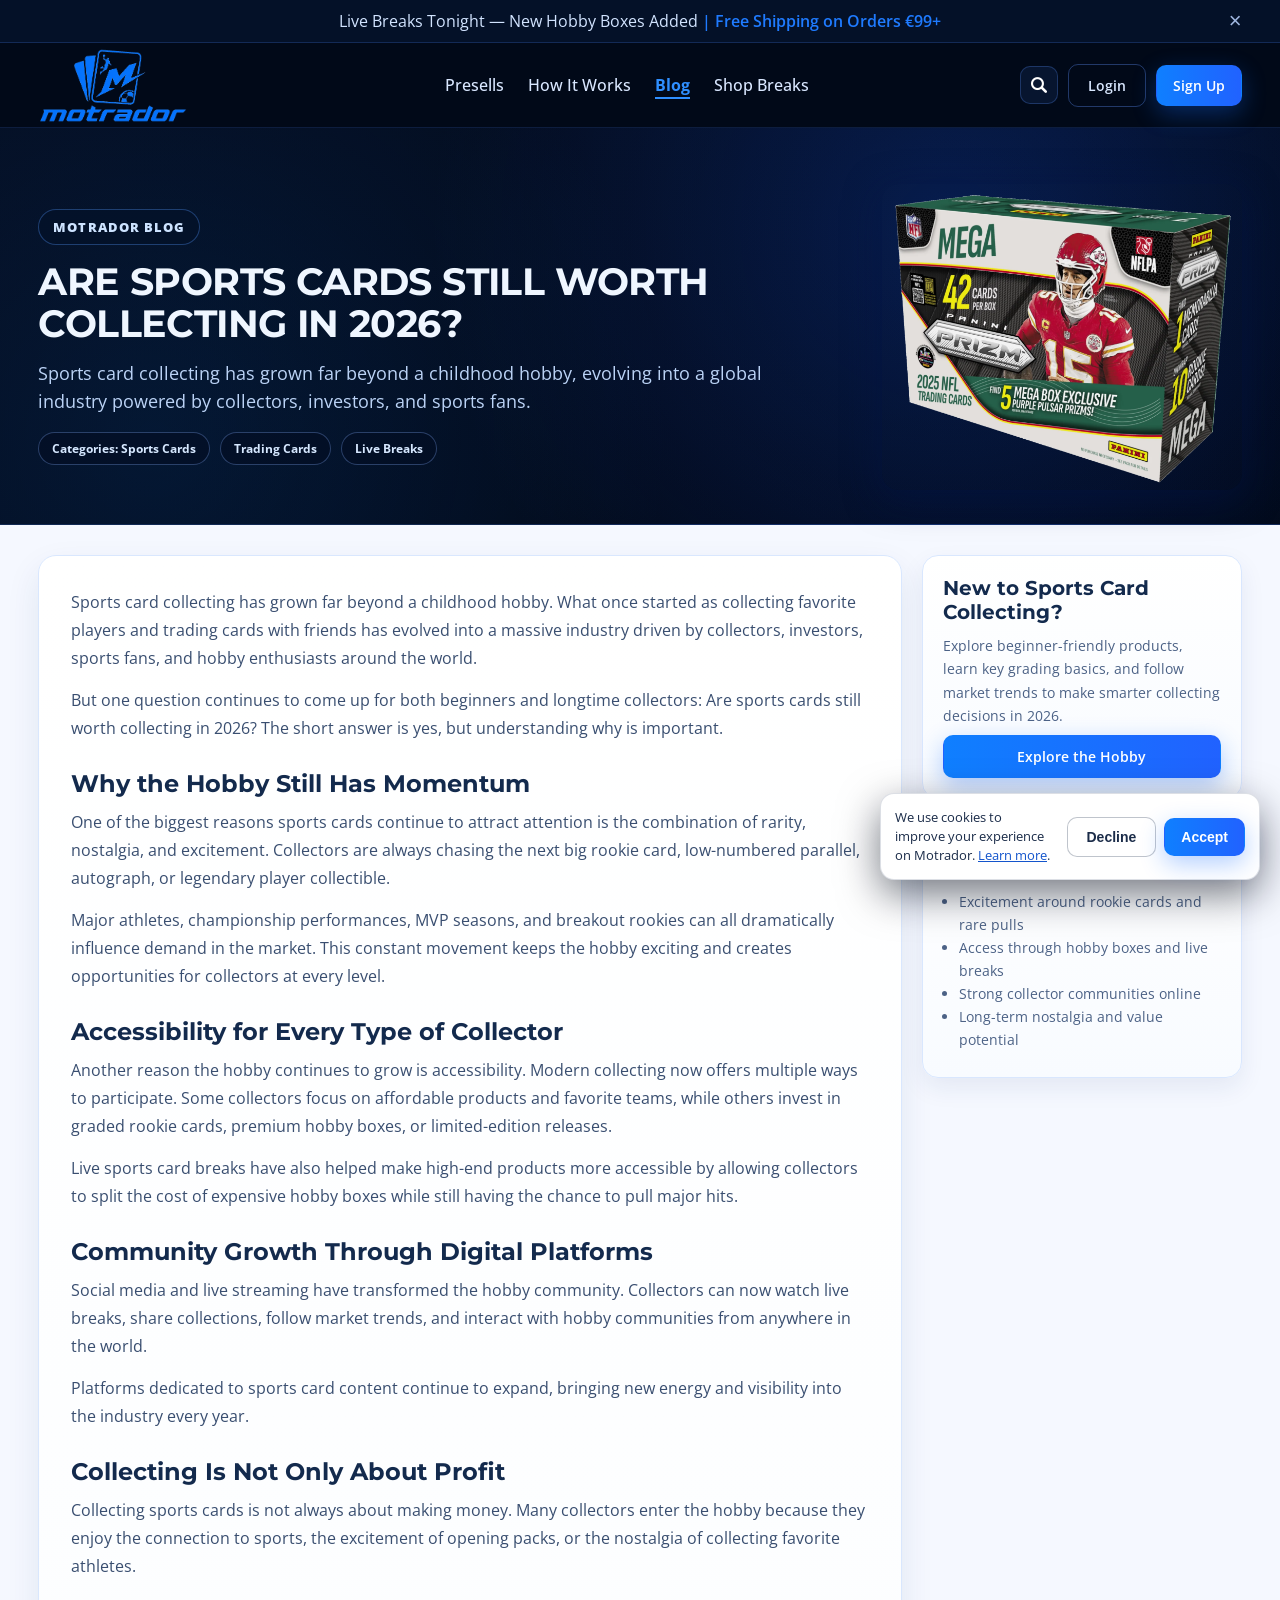
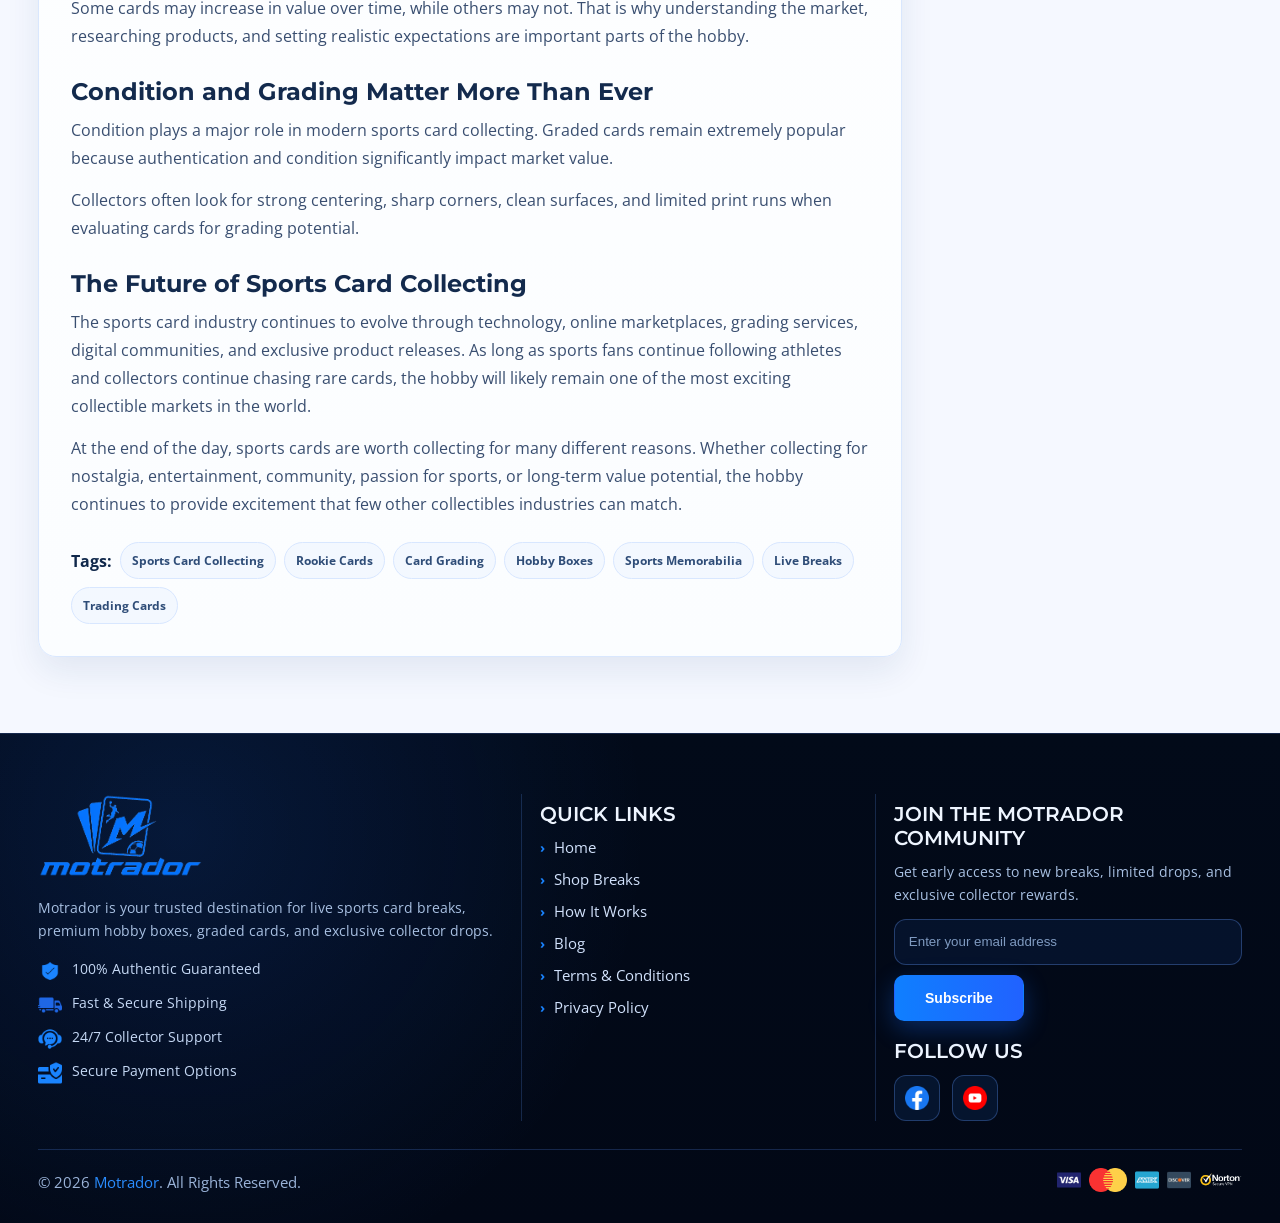
<file: blog2.html>
<!DOCTYPE html>
<html lang="en">

<head>
    <meta charset="UTF-8">
    <meta name="viewport" content="width=device-width, initial-scale=1.0">
    <link rel="stylesheet" href="https://unpkg.com/aos@2.3.1/dist/aos.css">
    <link rel="preconnect" href="https://fonts.googleapis.com">
    <link rel="preconnect" href="https://fonts.gstatic.com" crossorigin>
    <link href="https://fonts.googleapis.com/css2?family=Montserrat:ital,wght@0,100..900;1,100..900&display=swap"
        rel="stylesheet">
    <link rel="preconnect" href="https://fonts.googleapis.com">
    <link rel="preconnect" href="https://fonts.gstatic.com" crossorigin>
    <link href="https://fonts.googleapis.com/css2?family=Open+Sans:ital,wght@0,300..800;1,300..800&display=swap"
        rel="stylesheet">
    <link rel="stylesheet" href="./assets/css/styles.css">
    <link rel="stylesheet" href="./assets/css/responsive.css">
    <link rel="shortcut icon" href="./assets/images/favicon.ico" type="image/x-icon">
    <title>ARE SPORTS CARDS STILL WORTH COLLECTING IN 2026? </title>
</head>

<body>
    <div class="topbar">
        <div class="container topbar-inner">
            <p>
                Live Breaks Tonight — New Hobby Boxes Added
                <span>| Free Shipping on Orders €99+</span>
            </p>
            <button class="topbar-close" aria-label="Close top announcement">&times;</button>
        </div>
    </div>

    <header class="site-header">
        <div class="container header-inner">
            <a class="brand" href="./index.html">
                <img src="./assets/images/logo.png" alt="Motrador logo">
            </a>

            <button class="menu-toggle" aria-label="Toggle menu" aria-expanded="false" aria-controls="headerMenu">
                <img src="./assets/images/menu.png" alt="Menu" class="menu-toggle-icon">
            </button>

            <div class="header-menu" id="headerMenu">
                <nav class="main-nav" id="mainNav">
                    <a href="./presells.html">Presells</a>
                    <a href="./how-it-works.html">How It Works</a>
                   
                    <a href="./blogs.html" class="active">Blog</a>
                    <a href="./shop-breaks.html">Shop Breaks</a>
                </nav>

                <div class="header-actions">
                    <button class="icon-btn header-search-trigger" aria-label="Open search" type="button">
                        <img src="./assets/images/magnifying-glass.png" alt="Search icon" class="search-btn-icon">
                    </button>
                    <a class="btn btn-outline" href="./login.html">Login</a>
                    <a class="btn btn-primary small" href="./join.html">Sign Up</a>
                </div>
            </div>
        </div>
    </header>

    <div class="search-modal" id="searchModal" aria-hidden="true">
        <div class="search-modal-backdrop" data-search-modal-close></div>
        <div class="search-modal-dialog" role="dialog" aria-modal="true" aria-labelledby="searchModalTitle">
            <button class="search-modal-close" type="button" aria-label="Close search" data-search-modal-close>&times;</button>
            <p class="search-modal-kicker">Quick Search</p>
            <h2 id="searchModalTitle">Search Motrador</h2>
            <form class="search-modal-form" id="searchModalForm" role="search">
                <input type="search" id="searchModalInput" class="search-modal-input"
                    placeholder="Search pages, breaks, blogs..." autocomplete="off">
                <button type="submit" class="btn btn-primary">Search</button>
            </form>
            <p class="search-modal-helper">Try: "football", "shop", "blog", "login"</p>
            <div class="search-modal-results-wrap">
                <p class="search-modal-status" id="searchModalStatus">Start typing to see matching results.</p>
                <div class="search-modal-results" id="searchModalResults" aria-live="polite"></div>
            </div>
        </div>
    </div>

    <main class="blog-single-main">
        <section class="blog-single-hero">
            <div class="container">
                <div class="blog-single-hero-card" data-aos="fade-up">
                    <div class="blog-single-hero-text">
                        <p class="blog-single-kicker">Motrador Blog</p>
                        <h1>ARE SPORTS CARDS STILL WORTH COLLECTING IN 2026?</h1>
                        <p class="blog-single-lead">
                            Sports card collecting has grown far beyond a childhood hobby, evolving into a global
                            industry powered by collectors, investors, and sports fans.
                        </p>
                        <div class="blog-single-meta">
                            <span>Categories: Sports Cards</span>
                            <span>Trading Cards</span>
                            <span>Live Breaks</span>
                        </div>
                    </div>
                    <div class="blog-single-hero-image">
                        <img src="./assets/images/football-prizm.png" alt="Are sports cards still worth collecting in 2026?" loading="lazy">
                    </div>
                </div>
            </div>
        </section>

        <div class="blog-single-content-wrap">
            <div class="container">
                <div class="blog-single-layout">
                    <article class="blog-single-article" data-aos="fade-up" data-aos-delay="60">
                        <p>
                            Sports card collecting has grown far beyond a childhood hobby. What once started as
                            collecting favorite players and trading cards with friends has evolved into a massive
                            industry driven by collectors, investors, sports fans, and hobby enthusiasts around the
                            world.
                        </p>
                        <p>
                            But one question continues to come up for both beginners and longtime collectors: Are
                            sports cards still worth collecting in 2026? The short answer is yes, but understanding
                            why is important.
                        </p>

                        <h2>Why the Hobby Still Has Momentum</h2>
                        <p>
                            One of the biggest reasons sports cards continue to attract attention is the combination of
                            rarity, nostalgia, and excitement. Collectors are always chasing the next big rookie card,
                            low-numbered parallel, autograph, or legendary player collectible.
                        </p>
                        <p>
                            Major athletes, championship performances, MVP seasons, and breakout rookies can all
                            dramatically influence demand in the market. This constant movement keeps the hobby
                            exciting and creates opportunities for collectors at every level.
                        </p>

                        <h2>Accessibility for Every Type of Collector</h2>
                        <p>
                            Another reason the hobby continues to grow is accessibility. Modern collecting now offers
                            multiple ways to participate. Some collectors focus on affordable products and favorite
                            teams, while others invest in graded rookie cards, premium hobby boxes, or limited-edition
                            releases.
                        </p>
                        <p>
                            Live sports card breaks have also helped make high-end products more accessible by allowing
                            collectors to split the cost of expensive hobby boxes while still having the chance to pull
                            major hits.
                        </p>

                        <h2>Community Growth Through Digital Platforms</h2>
                        <p>
                            Social media and live streaming have transformed the hobby community. Collectors can now
                            watch live breaks, share collections, follow market trends, and interact with hobby
                            communities from anywhere in the world.
                        </p>
                        <p>
                            Platforms dedicated to sports card content continue to expand, bringing new energy and
                            visibility into the industry every year.
                        </p>

                        <h2>Collecting Is Not Only About Profit</h2>
                        <p>
                            Collecting sports cards is not always about making money. Many collectors enter the hobby
                            because they enjoy the connection to sports, the excitement of opening packs, or the
                            nostalgia of collecting favorite athletes.
                        </p>
                        <p>
                            Some cards may increase in value over time, while others may not. That is why understanding
                            the market, researching products, and setting realistic expectations are important parts of
                            the hobby.
                        </p>

                        <h2>Condition and Grading Matter More Than Ever</h2>
                        <p>
                            Condition plays a major role in modern sports card collecting. Graded cards remain
                            extremely popular because authentication and condition significantly impact market value.
                        </p>
                        <p>
                            Collectors often look for strong centering, sharp corners, clean surfaces, and limited
                            print runs when evaluating cards for grading potential.
                        </p>

                        <h2>The Future of Sports Card Collecting</h2>
                        <p>
                            The sports card industry continues to evolve through technology, online marketplaces,
                            grading services, digital communities, and exclusive product releases. As long as sports
                            fans continue following athletes and collectors continue chasing rare cards, the hobby will
                            likely remain one of the most exciting collectible markets in the world.
                        </p>
                        <p>
                            At the end of the day, sports cards are worth collecting for many different reasons.
                            Whether collecting for nostalgia, entertainment, community, passion for sports, or
                            long-term value potential, the hobby continues to provide excitement that few other
                            collectibles industries can match.
                        </p>

                        <div class="blog-single-tags">
                            <strong>Tags:</strong>
                            <p>Sports Card Collecting</p>
                            <p>Rookie Cards</p>
                            <p>Card Grading</p>
                            <p>Hobby Boxes</p>
                            <p>Sports Memorabilia</p>
                            <p>Live Breaks</p>
                            <p>Trading Cards</p>
                        </div>
                    </article>

                    <aside class="blog-single-aside" data-aos="fade-up" data-aos-delay="120">
                        <div class="blog-aside-card">
                            <h3>New to Sports Card Collecting?</h3>
                            <p>
                                Explore beginner-friendly products, learn key grading basics, and follow market trends
                                to make smarter collecting decisions in 2026.
                            </p>
                            <a href="#" class="btn btn-primary">Explore the Hobby</a>
                        </div>
                        <div class="blog-aside-card">
                            <h3>What Keeps the Hobby Growing</h3>
                            <ul>
                                <li>Excitement around rookie cards and rare pulls</li>
                                <li>Access through hobby boxes and live breaks</li>
                                <li>Strong collector communities online</li>
                                <li>Long-term nostalgia and value potential</li>
                            </ul>
                        </div>
                    </aside>
                </div>
            </div>
        </div>
    </main>

   <footer class="site-footer">
        <div class="container">
            <div class="footer-grid">
                <div class="footer-brand">
                    <a href="./index.html"><img src="./assets/images/logo.png" alt="Motrador logo"></a>

                    <p class="footer-desc">
                        Motrador is your trusted destination for live sports card breaks, premium hobby boxes, graded
                        cards, and exclusive collector drops.
                    </p>
                    <ul class="footer-brand-points">
                        <li><span>🛡️</span>100% Authentic Guaranteed</li>
                        <li><span>🚚</span>Fast &amp; Secure Shipping</li>
                        <li><span>🎧</span>24/7 Collector Support</li>
                        <li><span>🔒</span>Secure Payment Options</li>
                    </ul>
                </div>

                <section class="footer-links">
                    <h4>Quick Links</h4>
                    <ul>
                        <li><a href="./index.html">Home</a></li>
                        <li><a href="./shop-breaks.html">Shop Breaks</a></li>
                        
                        <li><a href="./how-it-works.html">How It Works</a></li>
                        
                        <li><a href="./blogs.html">Blog</a></li>
                        
                        <li><a href="./terms-condition.html">Terms &amp; Conditions</a></li>
                        <li><a href="./privacy-policy.html">Privacy Policy</a></li>
                    </ul>
                </section>

                <section class="footer-newsletter">
                    <h4>JOIN THE MOTRADOR COMMUNITY</h4>
                    <p>Get early access to new breaks, limited drops, and exclusive collector rewards.</p>
                    <form action="./join.html" method="post">
                        <input type="email" placeholder="Enter your email address" aria-label="Email address">
                        <button type="submit" class="btn btn-primary">Subscribe</button>
                    </form>
                    <h4 class="footer-social-title">Follow Us</h4>
                    <div class="footer-logo-list">
                        <a href="#" aria-label="Facebook">
                            <img src="./assets/images/facebook-logo.png" alt="Facebook">
                        </a>
                        <a href="#" aria-label="YouTube">
                            <img src="./assets/images/youtube.png" alt="YouTube">
                        </a>
                    </div>
                </section>
            </div>

            <div class="footer-bottom">
                <p class="footer-copy">&copy; 2026 <a href="./index.html">Motrador</a>. All Rights Reserved.</p>
                <!-- <ul class="footer-bottom-links">
                    <li><a href="#">Authentic Sports Cards</a></li>
                    <li><a href="#">Live Breaks</a></li>
                    <li><a href="#">Hobby Boxes</a></li>
                    <li><a href="#">Collector Community</a></li>
                </ul> -->
                <div class="footer-payments">
                    <a href="#"><img src="./assets/images/visa.png" alt="Visa"></a>
                    <a href="#"><img src="./assets/images/card.png" alt="Mastercard"></a>
                    <a href="#"><img src="./assets/images/amex.png" alt="American Express"></a>
                    <a href="#"><img src="./assets/images/discover.png" alt="Discover"></a>
                    <a href="#"><img src="./assets/images/nortan.png" alt="Norton Secured"></a>
                </div>
            </div>
        </div>
    </footer>

    <script src="https://unpkg.com/aos@2.3.1/dist/aos.js"></script>
    <script src="./assets/js/index.js"></script>
</body>

</html>
</file>
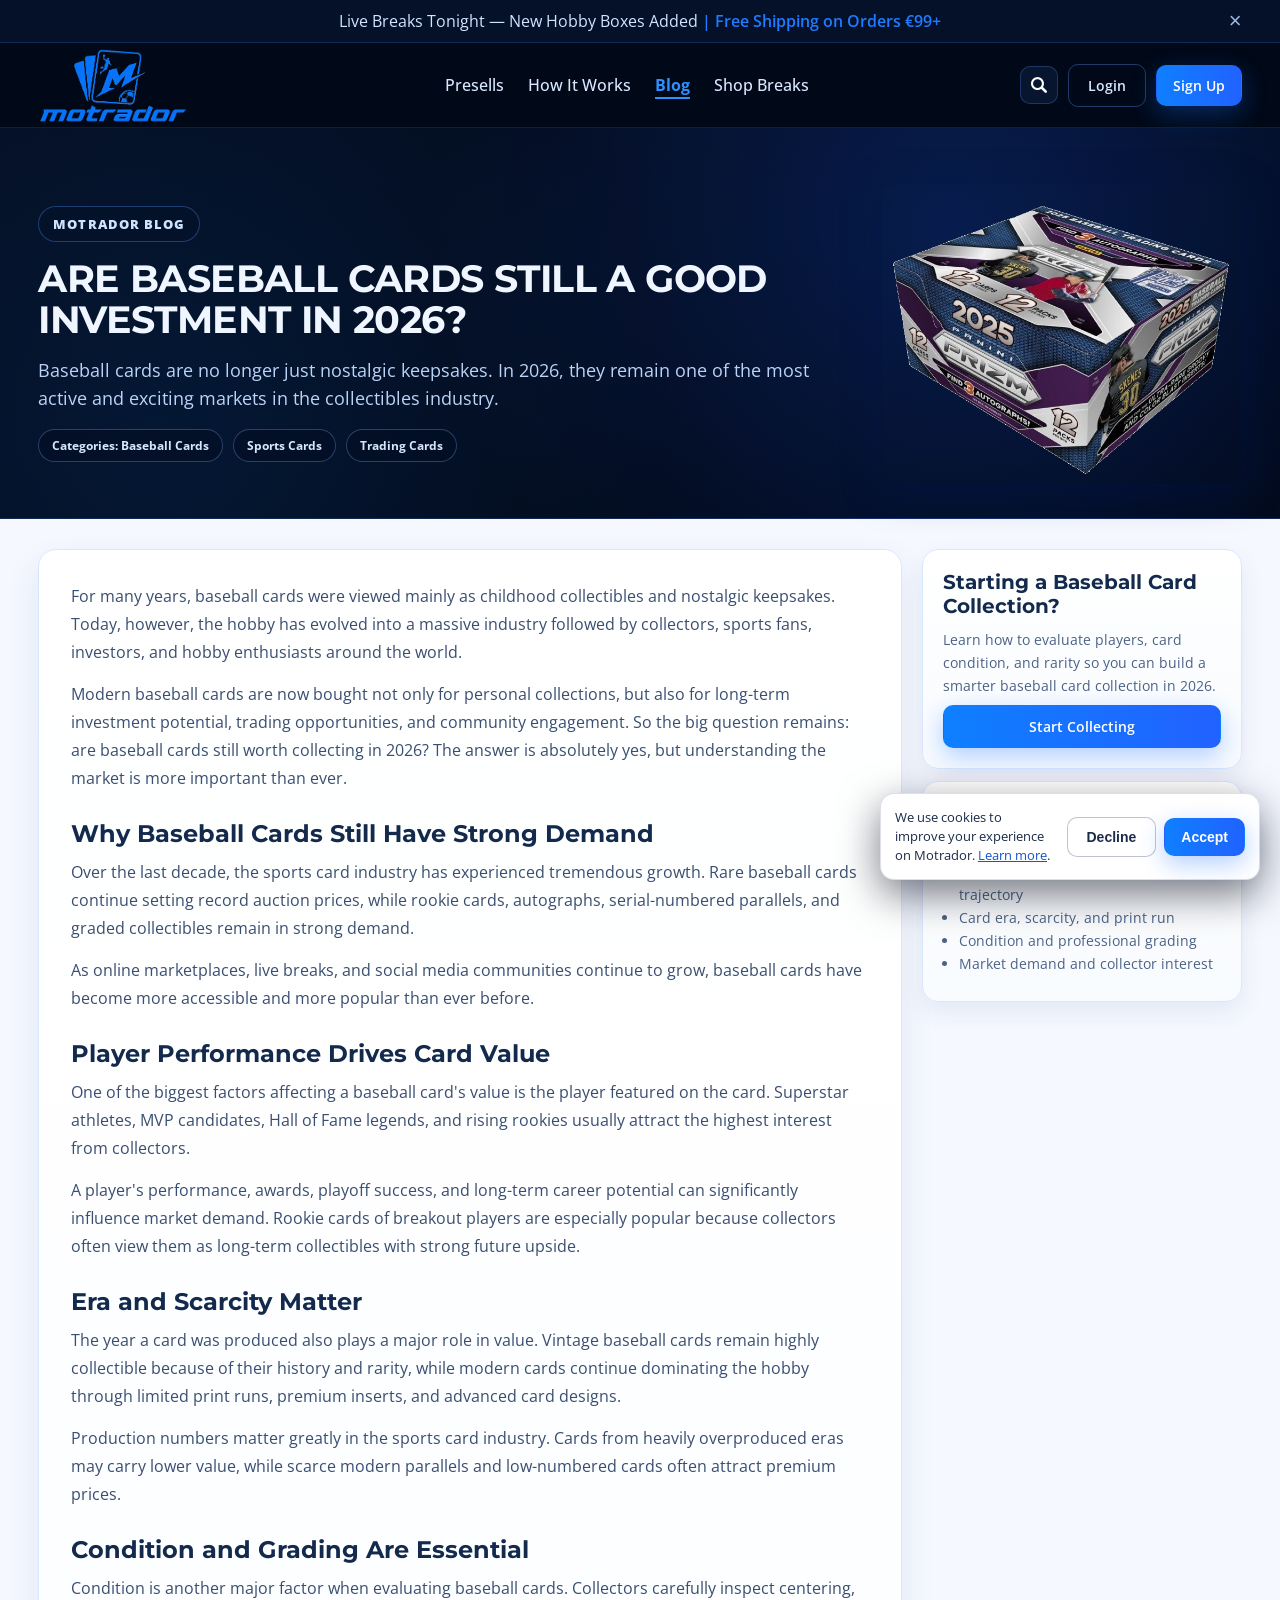
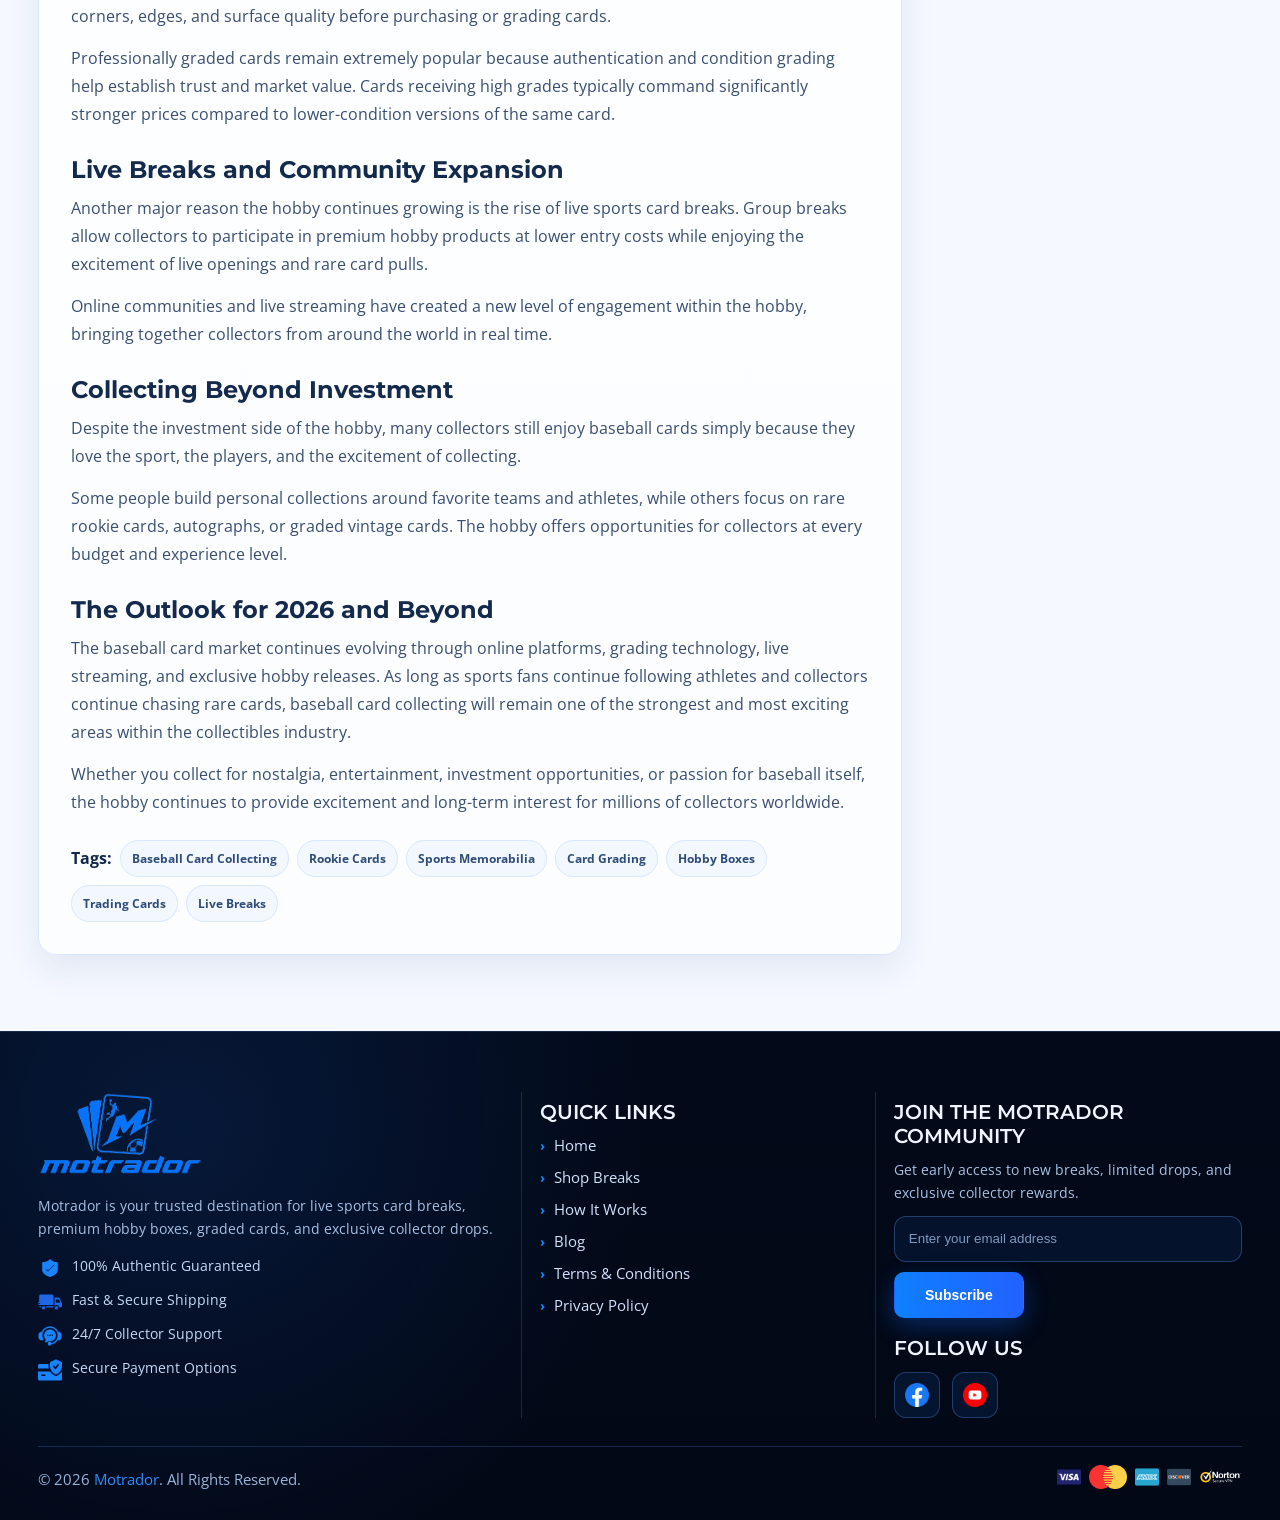
<file: blog3.html>
<!DOCTYPE html>
<html lang="en">

<head>
    <meta charset="UTF-8">
    <meta name="viewport" content="width=device-width, initial-scale=1.0">
    <link rel="stylesheet" href="https://unpkg.com/aos@2.3.1/dist/aos.css">
    <link rel="preconnect" href="https://fonts.googleapis.com">
    <link rel="preconnect" href="https://fonts.gstatic.com" crossorigin>
    <link href="https://fonts.googleapis.com/css2?family=Montserrat:ital,wght@0,100..900;1,100..900&display=swap"
        rel="stylesheet">
    <link rel="preconnect" href="https://fonts.googleapis.com">
    <link rel="preconnect" href="https://fonts.gstatic.com" crossorigin>
    <link href="https://fonts.googleapis.com/css2?family=Open+Sans:ital,wght@0,300..800;1,300..800&display=swap"
        rel="stylesheet">
    <link rel="stylesheet" href="./assets/css/styles.css">
    <link rel="stylesheet" href="./assets/css/responsive.css">
    <link rel="shortcut icon" href="./assets/images/favicon.ico" type="image/x-icon">
    <title>ARE BASEBALL CARDS STILL A GOOD INVESTMENT IN 2026?</title>
</head>

<body>
    <div class="topbar">
        <div class="container topbar-inner">
            <p>
                Live Breaks Tonight — New Hobby Boxes Added
                <span>| Free Shipping on Orders €99+</span>
            </p>
            <button class="topbar-close" aria-label="Close top announcement">&times;</button>
        </div>
    </div>

    <header class="site-header">
        <div class="container header-inner">
            <a class="brand" href="./index.html">
                <img src="./assets/images/logo.png" alt="Motrador logo">
            </a>

            <button class="menu-toggle" aria-label="Toggle menu" aria-expanded="false" aria-controls="headerMenu">
                <img src="./assets/images/menu.png" alt="Menu" class="menu-toggle-icon">
            </button>

            <div class="header-menu" id="headerMenu">
                <nav class="main-nav" id="mainNav">
                    <a href="./presells.html">Presells</a>
                    <a href="./how-it-works.html">How It Works</a>
                   
                    <a href="./blogs.html" class="active">Blog</a>
                    <a href="./shop-breaks.html">Shop Breaks</a>
                </nav>

                <div class="header-actions">
                    <button class="icon-btn header-search-trigger" aria-label="Open search" type="button">
                        <img src="./assets/images/magnifying-glass.png" alt="Search icon" class="search-btn-icon">
                    </button>
                    <a class="btn btn-outline" href="./login.html">Login</a>
                    <a class="btn btn-primary small" href="./join.html">Sign Up</a>
                </div>
            </div>
        </div>
    </header>

    <div class="search-modal" id="searchModal" aria-hidden="true">
        <div class="search-modal-backdrop" data-search-modal-close></div>
        <div class="search-modal-dialog" role="dialog" aria-modal="true" aria-labelledby="searchModalTitle">
            <button class="search-modal-close" type="button" aria-label="Close search" data-search-modal-close>&times;</button>
            <p class="search-modal-kicker">Quick Search</p>
            <h2 id="searchModalTitle">Search Motrador</h2>
            <form class="search-modal-form" id="searchModalForm" role="search">
                <input type="search" id="searchModalInput" class="search-modal-input"
                    placeholder="Search pages, breaks, blogs..." autocomplete="off">
                <button type="submit" class="btn btn-primary">Search</button>
            </form>
            <p class="search-modal-helper">Try: "football", "shop", "blog", "login"</p>
            <div class="search-modal-results-wrap">
                <p class="search-modal-status" id="searchModalStatus">Start typing to see matching results.</p>
                <div class="search-modal-results" id="searchModalResults" aria-live="polite"></div>
            </div>
        </div>
    </div>

    <main class="blog-single-main">
        <section class="blog-single-hero">
            <div class="container">
                <div class="blog-single-hero-card" data-aos="fade-up">
                    <div class="blog-single-hero-text">
                        <p class="blog-single-kicker">Motrador Blog</p>
                        <h1>ARE BASEBALL CARDS STILL A GOOD INVESTMENT IN 2026?</h1>
                        <p class="blog-single-lead">
                            Baseball cards are no longer just nostalgic keepsakes. In 2026, they remain one of the most
                            active and exciting markets in the collectibles industry.
                        </p>
                        <div class="blog-single-meta">
                            <span>Categories: Baseball Cards</span>
                            <span>Sports Cards</span>
                            <span>Trading Cards</span>
                        </div>
                    </div>
                    <div class="blog-single-hero-image">
                        <img src="./assets/images/baseball-prizm.png" alt="Are baseball cards still a good investment in 2026?" loading="lazy">
                    </div>
                </div>
            </div>
        </section>

        <div class="blog-single-content-wrap">
            <div class="container">
                <div class="blog-single-layout">
                    <article class="blog-single-article" data-aos="fade-up" data-aos-delay="60">
                        <p>
                            For many years, baseball cards were viewed mainly as childhood collectibles and nostalgic
                            keepsakes. Today, however, the hobby has evolved into a massive industry followed by
                            collectors, sports fans, investors, and hobby enthusiasts around the world.
                        </p>
                        <p>
                            Modern baseball cards are now bought not only for personal collections, but also for
                            long-term investment potential, trading opportunities, and community engagement. So the big
                            question remains: are baseball cards still worth collecting in 2026? The answer is
                            absolutely yes, but understanding the market is more important than ever.
                        </p>

                        <h2>Why Baseball Cards Still Have Strong Demand</h2>
                        <p>
                            Over the last decade, the sports card industry has experienced tremendous growth. Rare
                            baseball cards continue setting record auction prices, while rookie cards, autographs,
                            serial-numbered parallels, and graded collectibles remain in strong demand.
                        </p>
                        <p>
                            As online marketplaces, live breaks, and social media communities continue to grow, baseball
                            cards have become more accessible and more popular than ever before.
                        </p>

                        <h2>Player Performance Drives Card Value</h2>
                        <p>
                            One of the biggest factors affecting a baseball card's value is the player featured on the
                            card. Superstar athletes, MVP candidates, Hall of Fame legends, and rising rookies usually
                            attract the highest interest from collectors.
                        </p>
                        <p>
                            A player's performance, awards, playoff success, and long-term career potential can
                            significantly influence market demand. Rookie cards of breakout players are especially
                            popular because collectors often view them as long-term collectibles with strong future
                            upside.
                        </p>

                        <h2>Era and Scarcity Matter</h2>
                        <p>
                            The year a card was produced also plays a major role in value. Vintage baseball cards
                            remain highly collectible because of their history and rarity, while modern cards continue
                            dominating the hobby through limited print runs, premium inserts, and advanced card designs.
                        </p>
                        <p>
                            Production numbers matter greatly in the sports card industry. Cards from heavily
                            overproduced eras may carry lower value, while scarce modern parallels and low-numbered
                            cards often attract premium prices.
                        </p>

                        <h2>Condition and Grading Are Essential</h2>
                        <p>
                            Condition is another major factor when evaluating baseball cards. Collectors carefully
                            inspect centering, corners, edges, and surface quality before purchasing or grading cards.
                        </p>
                        <p>
                            Professionally graded cards remain extremely popular because authentication and condition
                            grading help establish trust and market value. Cards receiving high grades typically command
                            significantly stronger prices compared to lower-condition versions of the same card.
                        </p>

                        <h2>Live Breaks and Community Expansion</h2>
                        <p>
                            Another major reason the hobby continues growing is the rise of live sports card breaks.
                            Group breaks allow collectors to participate in premium hobby products at lower entry costs
                            while enjoying the excitement of live openings and rare card pulls.
                        </p>
                        <p>
                            Online communities and live streaming have created a new level of engagement within the
                            hobby, bringing together collectors from around the world in real time.
                        </p>

                        <h2>Collecting Beyond Investment</h2>
                        <p>
                            Despite the investment side of the hobby, many collectors still enjoy baseball cards simply
                            because they love the sport, the players, and the excitement of collecting.
                        </p>
                        <p>
                            Some people build personal collections around favorite teams and athletes, while others
                            focus on rare rookie cards, autographs, or graded vintage cards. The hobby offers
                            opportunities for collectors at every budget and experience level.
                        </p>

                        <h2>The Outlook for 2026 and Beyond</h2>
                        <p>
                            The baseball card market continues evolving through online platforms, grading technology,
                            live streaming, and exclusive hobby releases. As long as sports fans continue following
                            athletes and collectors continue chasing rare cards, baseball card collecting will remain
                            one of the strongest and most exciting areas within the collectibles industry.
                        </p>
                        <p>
                            Whether you collect for nostalgia, entertainment, investment opportunities, or passion for
                            baseball itself, the hobby continues to provide excitement and long-term interest for
                            millions of collectors worldwide.
                        </p>

                        <div class="blog-single-tags">
                            <strong>Tags:</strong>
                            <p>Baseball Card Collecting</p>
                            <p>Rookie Cards</p>
                            <p>Sports Memorabilia</p>
                            <p>Card Grading</p>
                            <p>Hobby Boxes</p>
                            <p>Trading Cards</p>
                            <p>Live Breaks</p>
                        </div>
                    </article>

                    <aside class="blog-single-aside" data-aos="fade-up" data-aos-delay="120">
                        <div class="blog-aside-card">
                            <h3>Starting a Baseball Card Collection?</h3>
                            <p>
                                Learn how to evaluate players, card condition, and rarity so you can build a smarter
                                baseball card collection in 2026.
                            </p>
                            <a href="#" class="btn btn-primary">Start Collecting</a>
                        </div>
                        <div class="blog-aside-card">
                            <h3>What Impacts Card Value Most</h3>
                            <ul>
                                <li>Player performance and career trajectory</li>
                                <li>Card era, scarcity, and print run</li>
                                <li>Condition and professional grading</li>
                                <li>Market demand and collector interest</li>
                            </ul>
                        </div>
                    </aside>
                </div>
            </div>
        </div>
    </main>

   <footer class="site-footer">
        <div class="container">
            <div class="footer-grid">
                <div class="footer-brand">
                    <a href="./index.html"><img src="./assets/images/logo.png" alt="Motrador logo"></a>

                    <p class="footer-desc">
                        Motrador is your trusted destination for live sports card breaks, premium hobby boxes, graded
                        cards, and exclusive collector drops.
                    </p>
                    <ul class="footer-brand-points">
                        <li><span>🛡️</span>100% Authentic Guaranteed</li>
                        <li><span>🚚</span>Fast &amp; Secure Shipping</li>
                        <li><span>🎧</span>24/7 Collector Support</li>
                        <li><span>🔒</span>Secure Payment Options</li>
                    </ul>
                </div>

                <section class="footer-links">
                    <h4>Quick Links</h4>
                    <ul>
                        <li><a href="./index.html">Home</a></li>
                        <li><a href="./shop-breaks.html">Shop Breaks</a></li>
                        
                        <li><a href="./how-it-works.html">How It Works</a></li>
                        
                        <li><a href="./blogs.html">Blog</a></li>
                        
                        <li><a href="./terms-condition.html">Terms &amp; Conditions</a></li>
                        <li><a href="./privacy-policy.html">Privacy Policy</a></li>
                    </ul>
                </section>

                <section class="footer-newsletter">
                    <h4>JOIN THE MOTRADOR COMMUNITY</h4>
                    <p>Get early access to new breaks, limited drops, and exclusive collector rewards.</p>
                    <form action="./join.html" method="post">
                        <input type="email" placeholder="Enter your email address" aria-label="Email address">
                        <button type="submit" class="btn btn-primary">Subscribe</button>
                    </form>
                    <h4 class="footer-social-title">Follow Us</h4>
                    <div class="footer-logo-list">
                        <a href="#" aria-label="Facebook">
                            <img src="./assets/images/facebook-logo.png" alt="Facebook">
                        </a>
                        <a href="#" aria-label="YouTube">
                            <img src="./assets/images/youtube.png" alt="YouTube">
                        </a>
                    </div>
                </section>
            </div>

            <div class="footer-bottom">
                <p class="footer-copy">&copy; 2026 <a href="./index.html">Motrador</a>. All Rights Reserved.</p>
                <!-- <ul class="footer-bottom-links">
                    <li><a href="#">Authentic Sports Cards</a></li>
                    <li><a href="#">Live Breaks</a></li>
                    <li><a href="#">Hobby Boxes</a></li>
                    <li><a href="#">Collector Community</a></li>
                </ul> -->
                <div class="footer-payments">
                    <a href="#"><img src="./assets/images/visa.png" alt="Visa"></a>
                    <a href="#"><img src="./assets/images/card.png" alt="Mastercard"></a>
                    <a href="#"><img src="./assets/images/amex.png" alt="American Express"></a>
                    <a href="#"><img src="./assets/images/discover.png" alt="Discover"></a>
                    <a href="#"><img src="./assets/images/nortan.png" alt="Norton Secured"></a>
                </div>
            </div>
        </div>
    </footer>

    <script src="https://unpkg.com/aos@2.3.1/dist/aos.js"></script>
    <script src="./assets/js/index.js"></script>
</body>

</html>
</file>
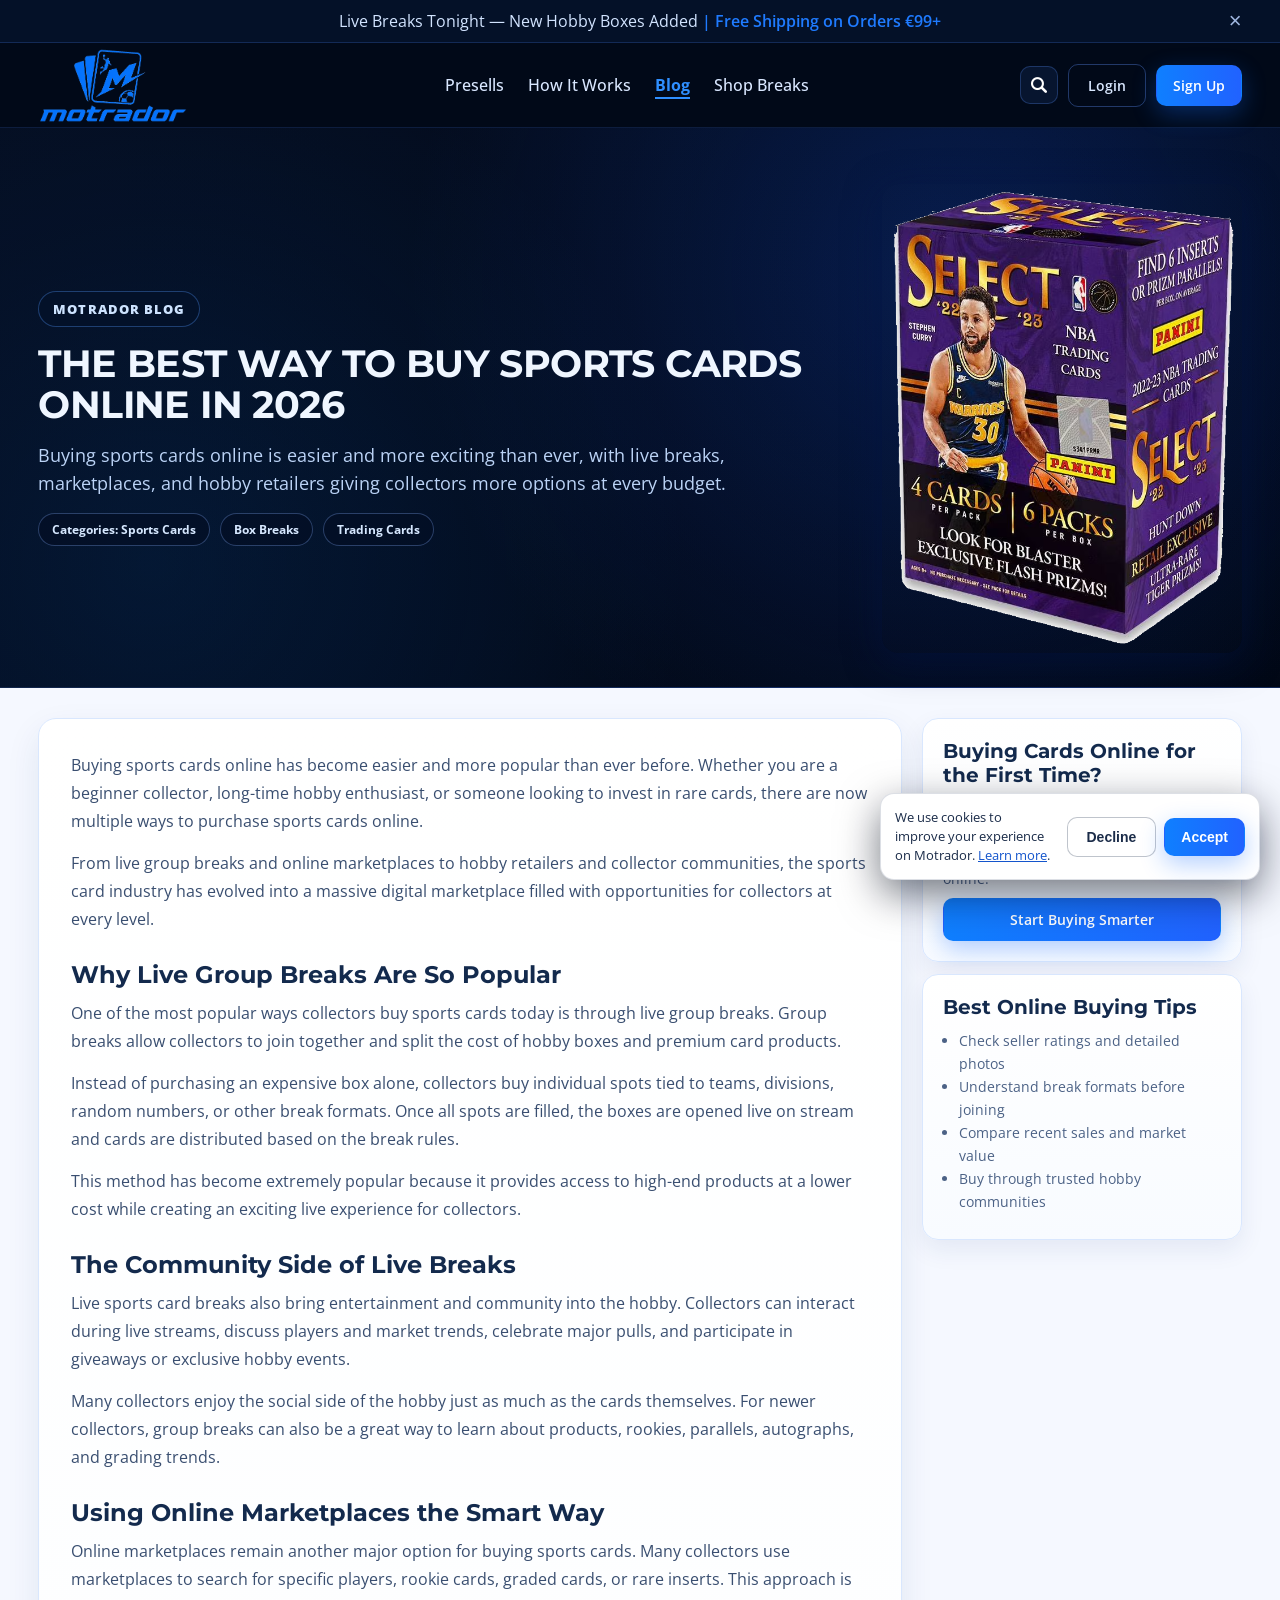
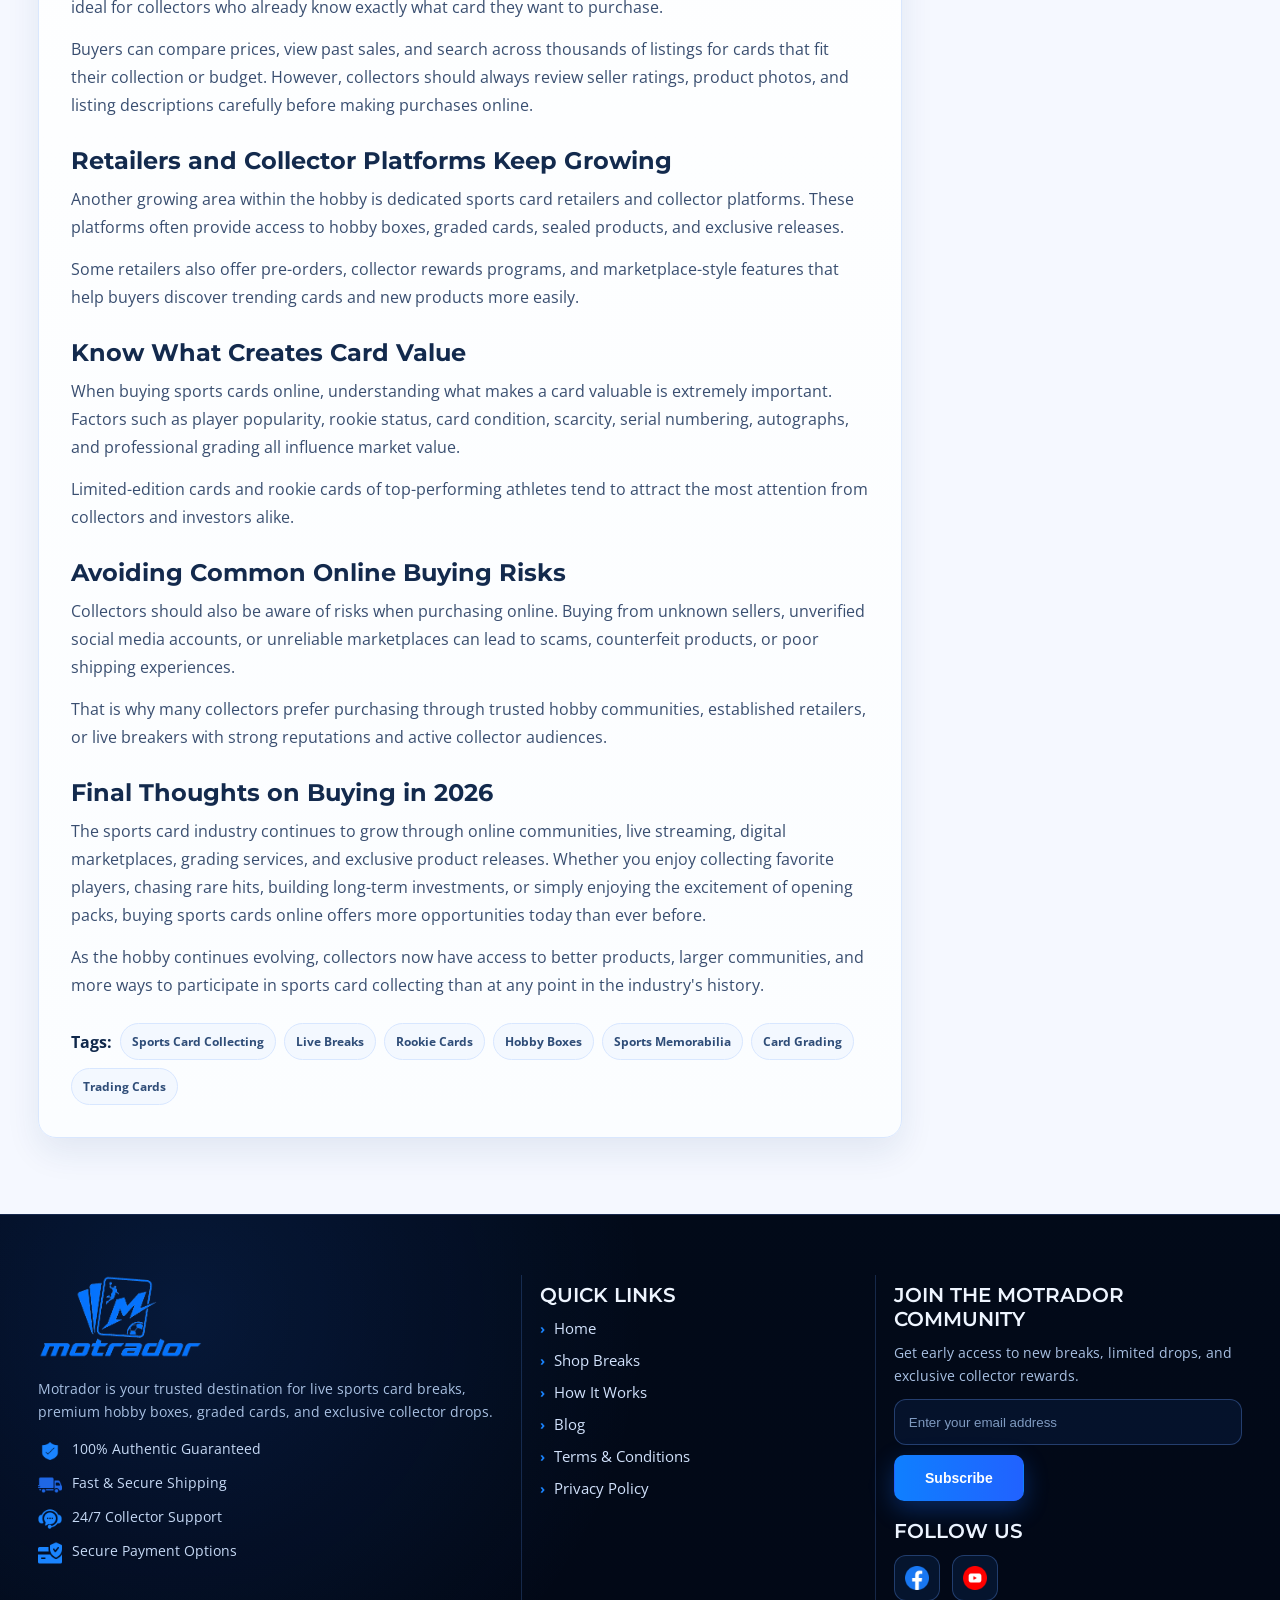
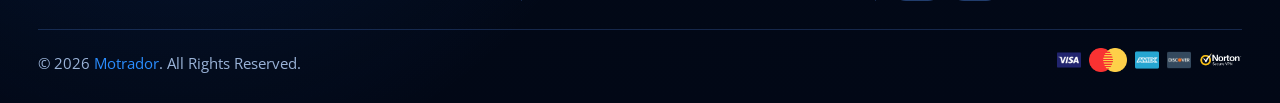
<file: blog4.html>
<!DOCTYPE html>
<html lang="en">

<head>
    <meta charset="UTF-8">
    <meta name="viewport" content="width=device-width, initial-scale=1.0">
    <link rel="stylesheet" href="https://unpkg.com/aos@2.3.1/dist/aos.css">
    <link rel="preconnect" href="https://fonts.googleapis.com">
    <link rel="preconnect" href="https://fonts.gstatic.com" crossorigin>
    <link href="https://fonts.googleapis.com/css2?family=Montserrat:ital,wght@0,100..900;1,100..900&display=swap"
        rel="stylesheet">
    <link rel="preconnect" href="https://fonts.googleapis.com">
    <link rel="preconnect" href="https://fonts.gstatic.com" crossorigin>
    <link href="https://fonts.googleapis.com/css2?family=Open+Sans:ital,wght@0,300..800;1,300..800&display=swap"
        rel="stylesheet">
    <link rel="stylesheet" href="./assets/css/styles.css">
    <link rel="stylesheet" href="./assets/css/responsive.css">
    <link rel="shortcut icon" href="./assets/images/favicon.ico" type="image/x-icon">
    <title>THE BEST WAY TO BUY SPORTS CARDS ONLINE IN 2026</title>
</head>

<body>
    <div class="topbar">
        <div class="container topbar-inner">
            <p>
                Live Breaks Tonight — New Hobby Boxes Added
                <span>| Free Shipping on Orders €99+</span>
            </p>
            <button class="topbar-close" aria-label="Close top announcement">&times;</button>
        </div>
    </div>

    <header class="site-header">
        <div class="container header-inner">
            <a class="brand" href="./index.html">
                <img src="./assets/images/logo.png" alt="Motrador logo">
            </a>

            <button class="menu-toggle" aria-label="Toggle menu" aria-expanded="false" aria-controls="headerMenu">
                <img src="./assets/images/menu.png" alt="Menu" class="menu-toggle-icon">
            </button>

            <div class="header-menu" id="headerMenu">
                <nav class="main-nav" id="mainNav">
                    <a href="./presells.html">Presells</a>
                    <a href="./how-it-works.html">How It Works</a>
                   
                    <a href="./blogs.html" class="active">Blog</a>
                    <a href="./shop-breaks.html">Shop Breaks</a>
                </nav>

                <div class="header-actions">
                    <button class="icon-btn header-search-trigger" aria-label="Open search" type="button">
                        <img src="./assets/images/magnifying-glass.png" alt="Search icon" class="search-btn-icon">
                    </button>
                    <a class="btn btn-outline" href="./login.html">Login</a>
                    <a class="btn btn-primary small" href="./join.html">Sign Up</a>
                </div>
            </div>
        </div>
    </header>

    <div class="search-modal" id="searchModal" aria-hidden="true">
        <div class="search-modal-backdrop" data-search-modal-close></div>
        <div class="search-modal-dialog" role="dialog" aria-modal="true" aria-labelledby="searchModalTitle">
            <button class="search-modal-close" type="button" aria-label="Close search" data-search-modal-close>&times;</button>
            <p class="search-modal-kicker">Quick Search</p>
            <h2 id="searchModalTitle">Search Motrador</h2>
            <form class="search-modal-form" id="searchModalForm" role="search">
                <input type="search" id="searchModalInput" class="search-modal-input"
                    placeholder="Search pages, breaks, blogs..." autocomplete="off">
                <button type="submit" class="btn btn-primary">Search</button>
            </form>
            <p class="search-modal-helper">Try: "football", "shop", "blog", "login"</p>
            <div class="search-modal-results-wrap">
                <p class="search-modal-status" id="searchModalStatus">Start typing to see matching results.</p>
                <div class="search-modal-results" id="searchModalResults" aria-live="polite"></div>
            </div>
        </div>
    </div>

    <main class="blog-single-main">
        <section class="blog-single-hero">
            <div class="container">
                <div class="blog-single-hero-card" data-aos="fade-up">
                    <div class="blog-single-hero-text">
                        <p class="blog-single-kicker">Motrador Blog</p>
                        <h1>THE BEST WAY TO BUY SPORTS CARDS ONLINE IN 2026</h1>
                        <p class="blog-single-lead">
                            Buying sports cards online is easier and more exciting than ever, with live breaks,
                            marketplaces, and hobby retailers giving collectors more options at every budget.
                        </p>
                        <div class="blog-single-meta">
                            <span>Categories: Sports Cards</span>
                            <span>Box Breaks</span>
                            <span>Trading Cards</span>
                        </div>
                    </div>
                    <div class="blog-single-hero-image">
                        <img src="./assets/images/blog4.png" alt="The best way to buy sports cards online in 2026" loading="lazy">
                    </div>
                </div>
            </div>
        </section>

        <div class="blog-single-content-wrap">
            <div class="container">
                <div class="blog-single-layout">
                    <article class="blog-single-article" data-aos="fade-up" data-aos-delay="60">
                        <p>
                            Buying sports cards online has become easier and more popular than ever before. Whether you
                            are a beginner collector, long-time hobby enthusiast, or someone looking to invest in rare
                            cards, there are now multiple ways to purchase sports cards online.
                        </p>
                        <p>
                            From live group breaks and online marketplaces to hobby retailers and collector communities,
                            the sports card industry has evolved into a massive digital marketplace filled with
                            opportunities for collectors at every level.
                        </p>

                        <h2>Why Live Group Breaks Are So Popular</h2>
                        <p>
                            One of the most popular ways collectors buy sports cards today is through live group
                            breaks. Group breaks allow collectors to join together and split the cost of hobby boxes
                            and premium card products.
                        </p>
                        <p>
                            Instead of purchasing an expensive box alone, collectors buy individual spots tied to teams,
                            divisions, random numbers, or other break formats. Once all spots are filled, the boxes are
                            opened live on stream and cards are distributed based on the break rules.
                        </p>
                        <p>
                            This method has become extremely popular because it provides access to high-end products at
                            a lower cost while creating an exciting live experience for collectors.
                        </p>

                        <h2>The Community Side of Live Breaks</h2>
                        <p>
                            Live sports card breaks also bring entertainment and community into the hobby. Collectors
                            can interact during live streams, discuss players and market trends, celebrate major pulls,
                            and participate in giveaways or exclusive hobby events.
                        </p>
                        <p>
                            Many collectors enjoy the social side of the hobby just as much as the cards themselves.
                            For newer collectors, group breaks can also be a great way to learn about products,
                            rookies, parallels, autographs, and grading trends.
                        </p>

                        <h2>Using Online Marketplaces the Smart Way</h2>
                        <p>
                            Online marketplaces remain another major option for buying sports cards. Many collectors use
                            marketplaces to search for specific players, rookie cards, graded cards, or rare inserts.
                            This approach is ideal for collectors who already know exactly what card they want to
                            purchase.
                        </p>
                        <p>
                            Buyers can compare prices, view past sales, and search across thousands of listings for
                            cards that fit their collection or budget. However, collectors should always review seller
                            ratings, product photos, and listing descriptions carefully before making purchases online.
                        </p>

                        <h2>Retailers and Collector Platforms Keep Growing</h2>
                        <p>
                            Another growing area within the hobby is dedicated sports card retailers and collector
                            platforms. These platforms often provide access to hobby boxes, graded cards, sealed
                            products, and exclusive releases.
                        </p>
                        <p>
                            Some retailers also offer pre-orders, collector rewards programs, and marketplace-style
                            features that help buyers discover trending cards and new products more easily.
                        </p>

                        <h2>Know What Creates Card Value</h2>
                        <p>
                            When buying sports cards online, understanding what makes a card valuable is extremely
                            important. Factors such as player popularity, rookie status, card condition, scarcity,
                            serial numbering, autographs, and professional grading all influence market value.
                        </p>
                        <p>
                            Limited-edition cards and rookie cards of top-performing athletes tend to attract the most
                            attention from collectors and investors alike.
                        </p>

                        <h2>Avoiding Common Online Buying Risks</h2>
                        <p>
                            Collectors should also be aware of risks when purchasing online. Buying from unknown
                            sellers, unverified social media accounts, or unreliable marketplaces can lead to scams,
                            counterfeit products, or poor shipping experiences.
                        </p>
                        <p>
                            That is why many collectors prefer purchasing through trusted hobby communities, established
                            retailers, or live breakers with strong reputations and active collector audiences.
                        </p>

                        <h2>Final Thoughts on Buying in 2026</h2>
                        <p>
                            The sports card industry continues to grow through online communities, live streaming,
                            digital marketplaces, grading services, and exclusive product releases. Whether you enjoy
                            collecting favorite players, chasing rare hits, building long-term investments, or simply
                            enjoying the excitement of opening packs, buying sports cards online offers more
                            opportunities today than ever before.
                        </p>
                        <p>
                            As the hobby continues evolving, collectors now have access to better products, larger
                            communities, and more ways to participate in sports card collecting than at any point in the
                            industry's history.
                        </p>

                        <div class="blog-single-tags">
                            <strong>Tags:</strong>
                            <p>Sports Card Collecting</p>
                            <p>Live Breaks</p>
                            <p>Rookie Cards</p>
                            <p>Hobby Boxes</p>
                            <p>Sports Memorabilia</p>
                            <p>Card Grading</p>
                            <p>Trading Cards</p>
                        </div>
                    </article>

                    <aside class="blog-single-aside" data-aos="fade-up" data-aos-delay="120">
                        <div class="blog-aside-card">
                            <h3>Buying Cards Online for the First Time?</h3>
                            <p>
                                Start with trusted sellers, learn break formats, and compare listings carefully to make
                                smarter sports card purchases online.
                            </p>
                            <a href="#" class="btn btn-primary">Start Buying Smarter</a>
                        </div>
                        <div class="blog-aside-card">
                            <h3>Best Online Buying Tips</h3>
                            <ul>
                                <li>Check seller ratings and detailed photos</li>
                                <li>Understand break formats before joining</li>
                                <li>Compare recent sales and market value</li>
                                <li>Buy through trusted hobby communities</li>
                            </ul>
                        </div>
                    </aside>
                </div>
            </div>
        </div>
    </main>

   <footer class="site-footer">
        <div class="container">
            <div class="footer-grid">
                <div class="footer-brand">
                    <a href="./index.html"><img src="./assets/images/logo.png" alt="Motrador logo"></a>

                    <p class="footer-desc">
                        Motrador is your trusted destination for live sports card breaks, premium hobby boxes, graded
                        cards, and exclusive collector drops.
                    </p>
                    <ul class="footer-brand-points">
                        <li><span>🛡️</span>100% Authentic Guaranteed</li>
                        <li><span>🚚</span>Fast &amp; Secure Shipping</li>
                        <li><span>🎧</span>24/7 Collector Support</li>
                        <li><span>🔒</span>Secure Payment Options</li>
                    </ul>
                </div>

                <section class="footer-links">
                    <h4>Quick Links</h4>
                    <ul>
                        <li><a href="./index.html">Home</a></li>
                        <li><a href="./shop-breaks.html">Shop Breaks</a></li>
                        
                        <li><a href="./how-it-works.html">How It Works</a></li>
                        
                        <li><a href="./blogs.html">Blog</a></li>
                        
                        <li><a href="./terms-condition.html">Terms &amp; Conditions</a></li>
                        <li><a href="./privacy-policy.html">Privacy Policy</a></li>
                    </ul>
                </section>

                <section class="footer-newsletter">
                    <h4>JOIN THE MOTRADOR COMMUNITY</h4>
                    <p>Get early access to new breaks, limited drops, and exclusive collector rewards.</p>
                    <form action="./join.html" method="post">
                        <input type="email" placeholder="Enter your email address" aria-label="Email address">
                        <button type="submit" class="btn btn-primary">Subscribe</button>
                    </form>
                    <h4 class="footer-social-title">Follow Us</h4>
                    <div class="footer-logo-list">
                        <a href="#" aria-label="Facebook">
                            <img src="./assets/images/facebook-logo.png" alt="Facebook">
                        </a>
                        <a href="#" aria-label="YouTube">
                            <img src="./assets/images/youtube.png" alt="YouTube">
                        </a>
                    </div>
                </section>
            </div>

            <div class="footer-bottom">
                <p class="footer-copy">&copy; 2026 <a href="./index.html">Motrador</a>. All Rights Reserved.</p>
                <!-- <ul class="footer-bottom-links">
                    <li><a href="#">Authentic Sports Cards</a></li>
                    <li><a href="#">Live Breaks</a></li>
                    <li><a href="#">Hobby Boxes</a></li>
                    <li><a href="#">Collector Community</a></li>
                </ul> -->
                <div class="footer-payments">
                    <a href="#"><img src="./assets/images/visa.png" alt="Visa"></a>
                    <a href="#"><img src="./assets/images/card.png" alt="Mastercard"></a>
                    <a href="#"><img src="./assets/images/amex.png" alt="American Express"></a>
                    <a href="#"><img src="./assets/images/discover.png" alt="Discover"></a>
                    <a href="#"><img src="./assets/images/nortan.png" alt="Norton Secured"></a>
                </div>
            </div>
        </div>
    </footer>

    <script src="https://unpkg.com/aos@2.3.1/dist/aos.js"></script>
    <script src="./assets/js/index.js"></script>
</body>

</html>
</file>
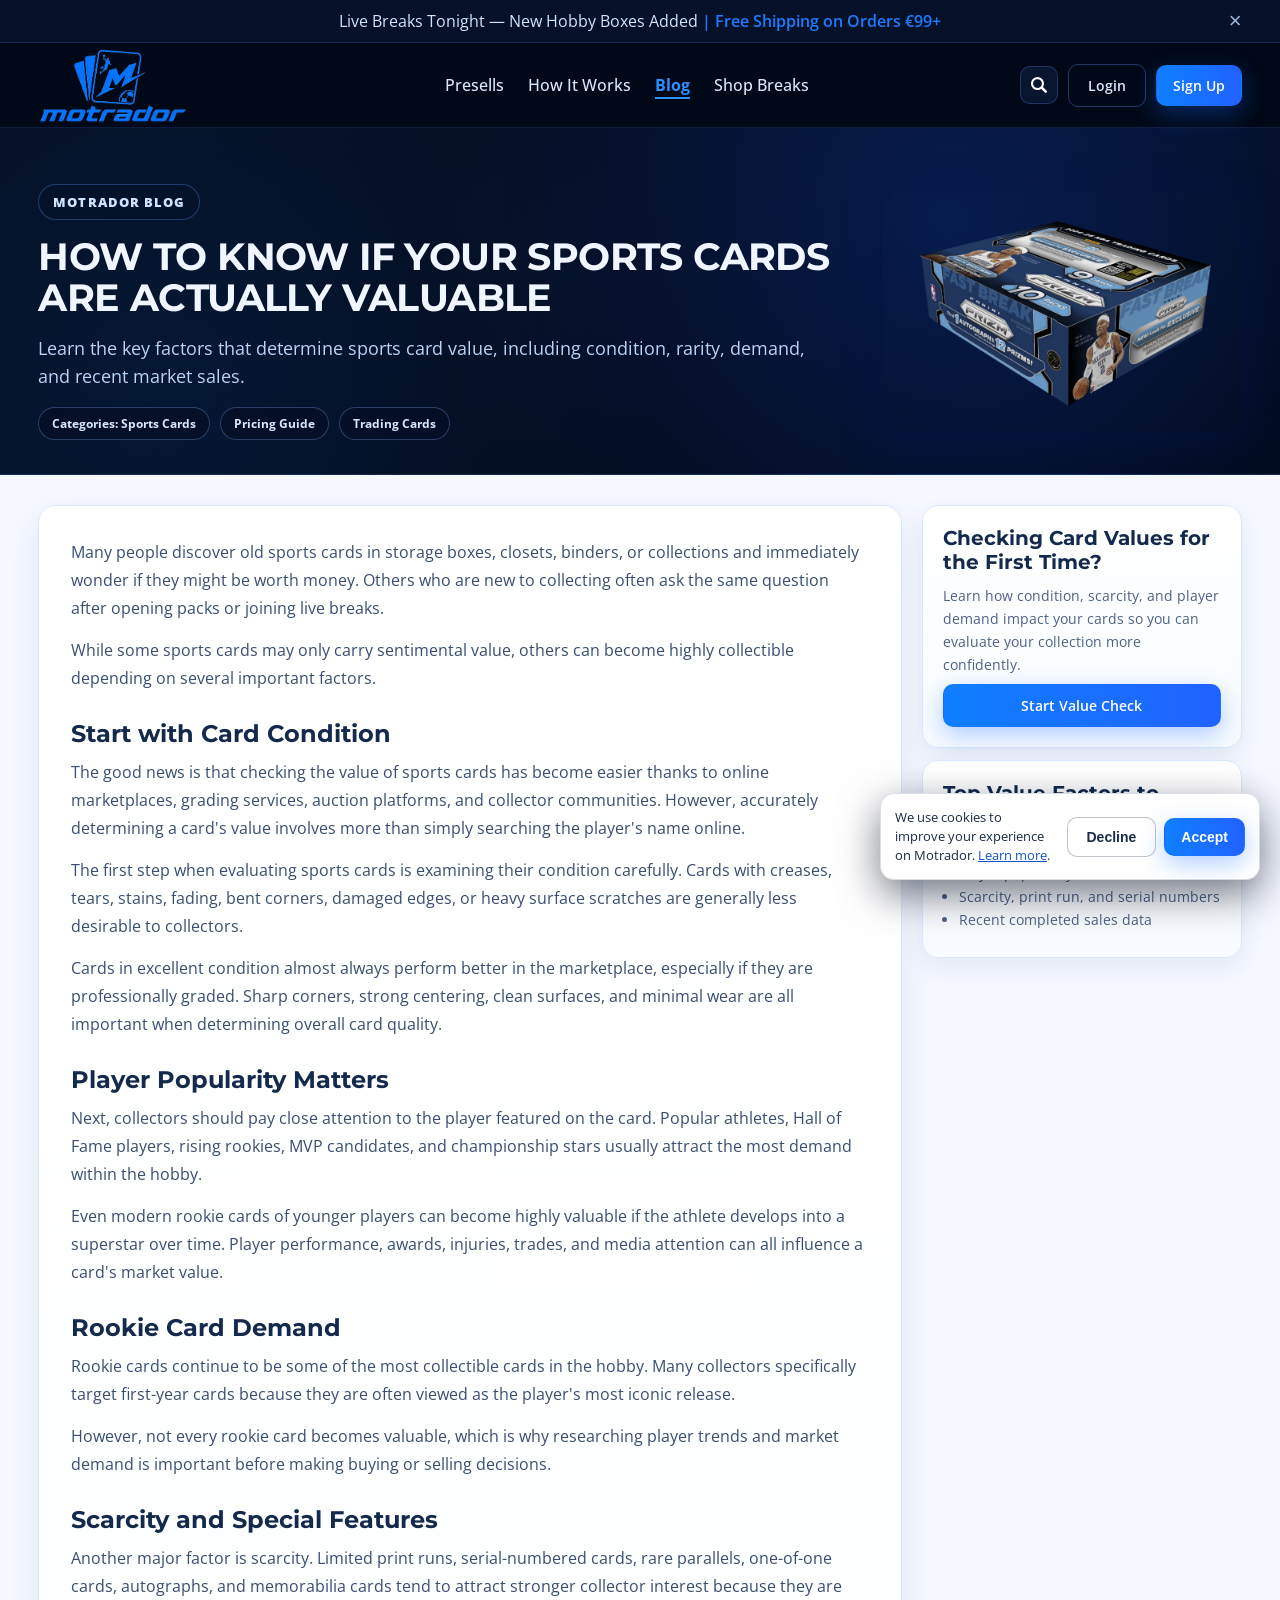
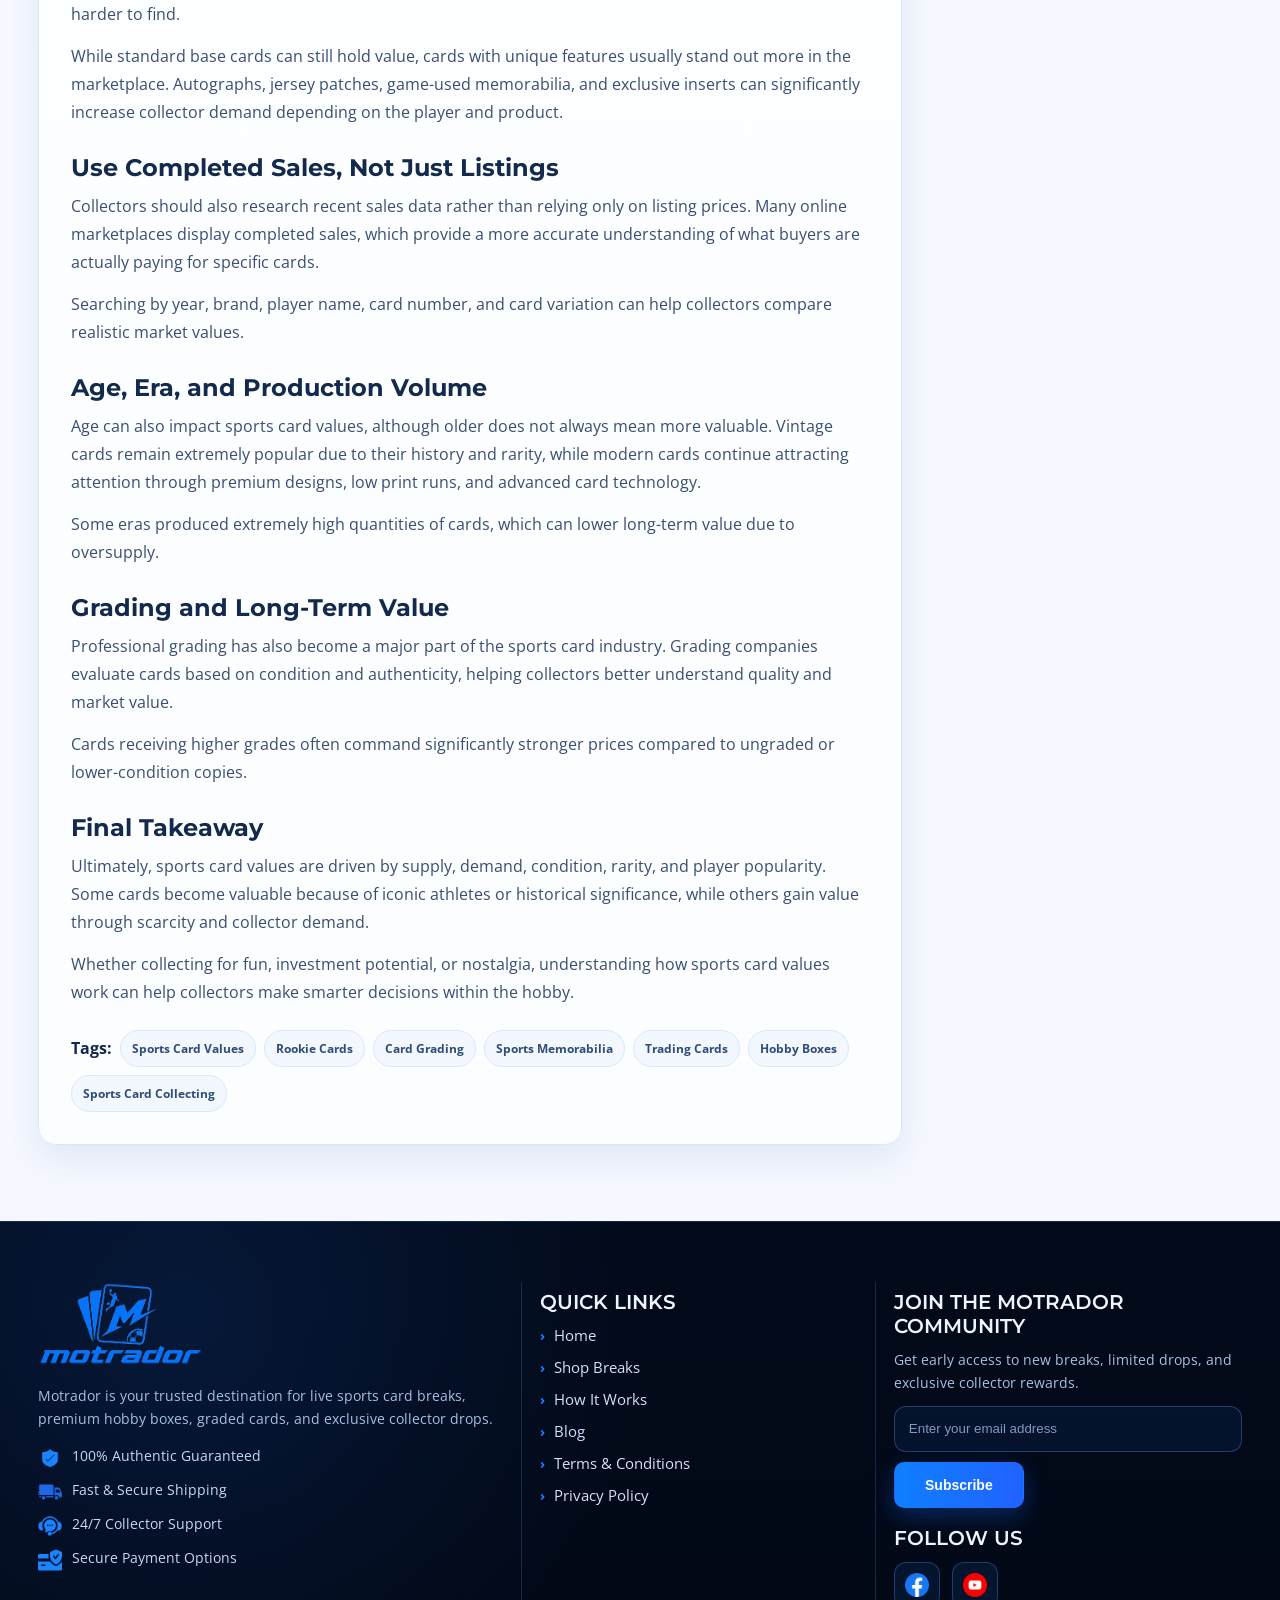
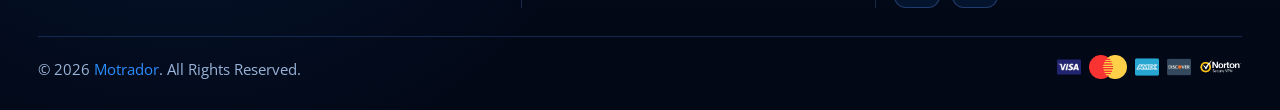
<file: blog5.html>
<!DOCTYPE html>
<html lang="en">

<head>
    <meta charset="UTF-8">
    <meta name="viewport" content="width=device-width, initial-scale=1.0">
    <link rel="stylesheet" href="https://unpkg.com/aos@2.3.1/dist/aos.css">
    <link rel="preconnect" href="https://fonts.googleapis.com">
    <link rel="preconnect" href="https://fonts.gstatic.com" crossorigin>
    <link href="https://fonts.googleapis.com/css2?family=Montserrat:ital,wght@0,100..900;1,100..900&display=swap"
        rel="stylesheet">
    <link rel="preconnect" href="https://fonts.googleapis.com">
    <link rel="preconnect" href="https://fonts.gstatic.com" crossorigin>
    <link href="https://fonts.googleapis.com/css2?family=Open+Sans:ital,wght@0,300..800;1,300..800&display=swap"
        rel="stylesheet">
    <link rel="stylesheet" href="./assets/css/styles.css">
    <link rel="stylesheet" href="./assets/css/responsive.css">
    <link rel="shortcut icon" href="./assets/images/favicon.ico" type="image/x-icon">
    <title>HOW TO KNOW IF YOUR SPORTS CARDS ARE ACTUALLY VALUABLE</title>
</head>

<body>
    <div class="topbar">
        <div class="container topbar-inner">
            <p>
                Live Breaks Tonight — New Hobby Boxes Added
                <span>| Free Shipping on Orders €99+</span>
            </p>
            <button class="topbar-close" aria-label="Close top announcement">&times;</button>
        </div>
    </div>

    <header class="site-header">
        <div class="container header-inner">
            <a class="brand" href="./index.html">
                <img src="./assets/images/logo.png" alt="Motrador logo">
            </a>

            <button class="menu-toggle" aria-label="Toggle menu" aria-expanded="false" aria-controls="headerMenu">
                <img src="./assets/images/menu.png" alt="Menu" class="menu-toggle-icon">
            </button>

            <div class="header-menu" id="headerMenu">
                <nav class="main-nav" id="mainNav">
                    <a href="./presells.html">Presells</a>
                    <a href="./how-it-works.html">How It Works</a>
                   
                    <a href="./blogs.html" class="active">Blog</a>
                    <a href="./shop-breaks.html">Shop Breaks</a>
                </nav>

                <div class="header-actions">
                    <button class="icon-btn header-search-trigger" aria-label="Open search" type="button">
                        <img src="./assets/images/magnifying-glass.png" alt="Search icon" class="search-btn-icon">
                    </button>
                    <a class="btn btn-outline" href="./login.html">Login</a>
                    <a class="btn btn-primary small" href="./join.html">Sign Up</a>
                </div>
            </div>
        </div>
    </header>

    <div class="search-modal" id="searchModal" aria-hidden="true">
        <div class="search-modal-backdrop" data-search-modal-close></div>
        <div class="search-modal-dialog" role="dialog" aria-modal="true" aria-labelledby="searchModalTitle">
            <button class="search-modal-close" type="button" aria-label="Close search" data-search-modal-close>&times;</button>
            <p class="search-modal-kicker">Quick Search</p>
            <h2 id="searchModalTitle">Search Motrador</h2>
            <form class="search-modal-form" id="searchModalForm" role="search">
                <input type="search" id="searchModalInput" class="search-modal-input"
                    placeholder="Search pages, breaks, blogs..." autocomplete="off">
                <button type="submit" class="btn btn-primary">Search</button>
            </form>
            <p class="search-modal-helper">Try: "football", "shop", "blog", "login"</p>
            <div class="search-modal-results-wrap">
                <p class="search-modal-status" id="searchModalStatus">Start typing to see matching results.</p>
                <div class="search-modal-results" id="searchModalResults" aria-live="polite"></div>
            </div>
        </div>
    </div>

    <main class="blog-single-main">
        <section class="blog-single-hero">
            <div class="container">
                <div class="blog-single-hero-card" data-aos="fade-up">
                    <div class="blog-single-hero-text">
                        <p class="blog-single-kicker">Motrador Blog</p>
                        <h1>HOW TO KNOW IF YOUR SPORTS CARDS ARE ACTUALLY VALUABLE</h1>
                        <p class="blog-single-lead">
                            Learn the key factors that determine sports card value, including condition, rarity, demand,
                            and recent market sales.
                        </p>
                        <div class="blog-single-meta">
                            <span>Categories: Sports Cards</span>
                            <span>Pricing Guide</span>
                            <span>Trading Cards</span>
                        </div>
                    </div>
                    <div class="blog-single-hero-image">
                        <img src="./assets/images/basketball-prizm.webp" alt="How to know if your sports cards are actually valuable" loading="lazy">
                    </div>
                </div>
            </div>
        </section>

        <div class="blog-single-content-wrap">
            <div class="container">
                <div class="blog-single-layout">
                    <article class="blog-single-article" data-aos="fade-up" data-aos-delay="60">
                        <p>
                            Many people discover old sports cards in storage boxes, closets, binders, or collections
                            and immediately wonder if they might be worth money. Others who are new to collecting often
                            ask the same question after opening packs or joining live breaks.
                        </p>
                        <p>
                            While some sports cards may only carry sentimental value, others can become highly
                            collectible depending on several important factors.
                        </p>

                        <h2>Start with Card Condition</h2>
                        <p>
                            The good news is that checking the value of sports cards has become easier thanks to online
                            marketplaces, grading services, auction platforms, and collector communities. However,
                            accurately determining a card's value involves more than simply searching the player's name
                            online.
                        </p>
                        <p>
                            The first step when evaluating sports cards is examining their condition carefully. Cards
                            with creases, tears, stains, fading, bent corners, damaged edges, or heavy surface
                            scratches are generally less desirable to collectors.
                        </p>
                        <p>
                            Cards in excellent condition almost always perform better in the marketplace, especially if
                            they are professionally graded. Sharp corners, strong centering, clean surfaces, and
                            minimal wear are all important when determining overall card quality.
                        </p>

                        <h2>Player Popularity Matters</h2>
                        <p>
                            Next, collectors should pay close attention to the player featured on the card. Popular
                            athletes, Hall of Fame players, rising rookies, MVP candidates, and championship stars
                            usually attract the most demand within the hobby.
                        </p>
                        <p>
                            Even modern rookie cards of younger players can become highly valuable if the athlete
                            develops into a superstar over time. Player performance, awards, injuries, trades, and
                            media attention can all influence a card's market value.
                        </p>

                        <h2>Rookie Card Demand</h2>
                        <p>
                            Rookie cards continue to be some of the most collectible cards in the hobby. Many
                            collectors specifically target first-year cards because they are often viewed as the
                            player's most iconic release.
                        </p>
                        <p>
                            However, not every rookie card becomes valuable, which is why researching player trends and
                            market demand is important before making buying or selling decisions.
                        </p>

                        <h2>Scarcity and Special Features</h2>
                        <p>
                            Another major factor is scarcity. Limited print runs, serial-numbered cards, rare
                            parallels, one-of-one cards, autographs, and memorabilia cards tend to attract stronger
                            collector interest because they are harder to find.
                        </p>
                        <p>
                            While standard base cards can still hold value, cards with unique features usually stand out
                            more in the marketplace. Autographs, jersey patches, game-used memorabilia, and exclusive
                            inserts can significantly increase collector demand depending on the player and product.
                        </p>

                        <h2>Use Completed Sales, Not Just Listings</h2>
                        <p>
                            Collectors should also research recent sales data rather than relying only on listing
                            prices. Many online marketplaces display completed sales, which provide a more accurate
                            understanding of what buyers are actually paying for specific cards.
                        </p>
                        <p>
                            Searching by year, brand, player name, card number, and card variation can help collectors
                            compare realistic market values.
                        </p>

                        <h2>Age, Era, and Production Volume</h2>
                        <p>
                            Age can also impact sports card values, although older does not always mean more valuable.
                            Vintage cards remain extremely popular due to their history and rarity, while modern cards
                            continue attracting attention through premium designs, low print runs, and advanced card
                            technology.
                        </p>
                        <p>
                            Some eras produced extremely high quantities of cards, which can lower long-term value due
                            to oversupply.
                        </p>

                        <h2>Grading and Long-Term Value</h2>
                        <p>
                            Professional grading has also become a major part of the sports card industry. Grading
                            companies evaluate cards based on condition and authenticity, helping collectors better
                            understand quality and market value.
                        </p>
                        <p>
                            Cards receiving higher grades often command significantly stronger prices compared to
                            ungraded or lower-condition copies.
                        </p>

                        <h2>Final Takeaway</h2>
                        <p>
                            Ultimately, sports card values are driven by supply, demand, condition, rarity, and player
                            popularity. Some cards become valuable because of iconic athletes or historical significance,
                            while others gain value through scarcity and collector demand.
                        </p>
                        <p>
                            Whether collecting for fun, investment potential, or nostalgia, understanding how sports
                            card values work can help collectors make smarter decisions within the hobby.
                        </p>

                        <div class="blog-single-tags">
                            <strong>Tags:</strong>
                            <p>Sports Card Values</p>
                            <p>Rookie Cards</p>
                            <p>Card Grading</p>
                            <p>Sports Memorabilia</p>
                            <p>Trading Cards</p>
                            <p>Hobby Boxes</p>
                            <p>Sports Card Collecting</p>
                        </div>
                    </article>

                    <aside class="blog-single-aside" data-aos="fade-up" data-aos-delay="120">
                        <div class="blog-aside-card">
                            <h3>Checking Card Values for the First Time?</h3>
                            <p>
                                Learn how condition, scarcity, and player demand impact your cards so you can evaluate
                                your collection more confidently.
                            </p>
                            <a href="#" class="btn btn-primary">Start Value Check</a>
                        </div>
                        <div class="blog-aside-card">
                            <h3>Top Value Factors to Review</h3>
                            <ul>
                                <li>Card condition and grading potential</li>
                                <li>Player popularity and current demand</li>
                                <li>Scarcity, print run, and serial numbers</li>
                                <li>Recent completed sales data</li>
                            </ul>
                        </div>
                    </aside>
                </div>
            </div>
        </div>
    </main>

   <footer class="site-footer">
        <div class="container">
            <div class="footer-grid">
                <div class="footer-brand">
                    <a href="./index.html"><img src="./assets/images/logo.png" alt="Motrador logo"></a>

                    <p class="footer-desc">
                        Motrador is your trusted destination for live sports card breaks, premium hobby boxes, graded
                        cards, and exclusive collector drops.
                    </p>
                    <ul class="footer-brand-points">
                        <li><span>🛡️</span>100% Authentic Guaranteed</li>
                        <li><span>🚚</span>Fast &amp; Secure Shipping</li>
                        <li><span>🎧</span>24/7 Collector Support</li>
                        <li><span>🔒</span>Secure Payment Options</li>
                    </ul>
                </div>

                <section class="footer-links">
                    <h4>Quick Links</h4>
                    <ul>
                        <li><a href="./index.html">Home</a></li>
                        <li><a href="./shop-breaks.html">Shop Breaks</a></li>
                        
                        <li><a href="./how-it-works.html">How It Works</a></li>
                        
                        <li><a href="./blogs.html">Blog</a></li>
                        
                        <li><a href="./terms-condition.html">Terms &amp; Conditions</a></li>
                        <li><a href="./privacy-policy.html">Privacy Policy</a></li>
                    </ul>
                </section>

                <section class="footer-newsletter">
                    <h4>JOIN THE MOTRADOR COMMUNITY</h4>
                    <p>Get early access to new breaks, limited drops, and exclusive collector rewards.</p>
                    <form action="./join.html" method="post">
                        <input type="email" placeholder="Enter your email address" aria-label="Email address">
                        <button type="submit" class="btn btn-primary">Subscribe</button>
                    </form>
                    <h4 class="footer-social-title">Follow Us</h4>
                    <div class="footer-logo-list">
                        <a href="#" aria-label="Facebook">
                            <img src="./assets/images/facebook-logo.png" alt="Facebook">
                        </a>
                        <a href="#" aria-label="YouTube">
                            <img src="./assets/images/youtube.png" alt="YouTube">
                        </a>
                    </div>
                </section>
            </div>

            <div class="footer-bottom">
                <p class="footer-copy">&copy; 2026 <a href="./index.html">Motrador</a>. All Rights Reserved.</p>
                <!-- <ul class="footer-bottom-links">
                    <li><a href="#">Authentic Sports Cards</a></li>
                    <li><a href="#">Live Breaks</a></li>
                    <li><a href="#">Hobby Boxes</a></li>
                    <li><a href="#">Collector Community</a></li>
                </ul> -->
                <div class="footer-payments">
                    <a href="#"><img src="./assets/images/visa.png" alt="Visa"></a>
                    <a href="#"><img src="./assets/images/card.png" alt="Mastercard"></a>
                    <a href="#"><img src="./assets/images/amex.png" alt="American Express"></a>
                    <a href="#"><img src="./assets/images/discover.png" alt="Discover"></a>
                    <a href="#"><img src="./assets/images/nortan.png" alt="Norton Secured"></a>
                </div>
            </div>
        </div>
    </footer>

    <script src="https://unpkg.com/aos@2.3.1/dist/aos.js"></script>
    <script src="./assets/js/index.js"></script>
</body>

</html>
</file>
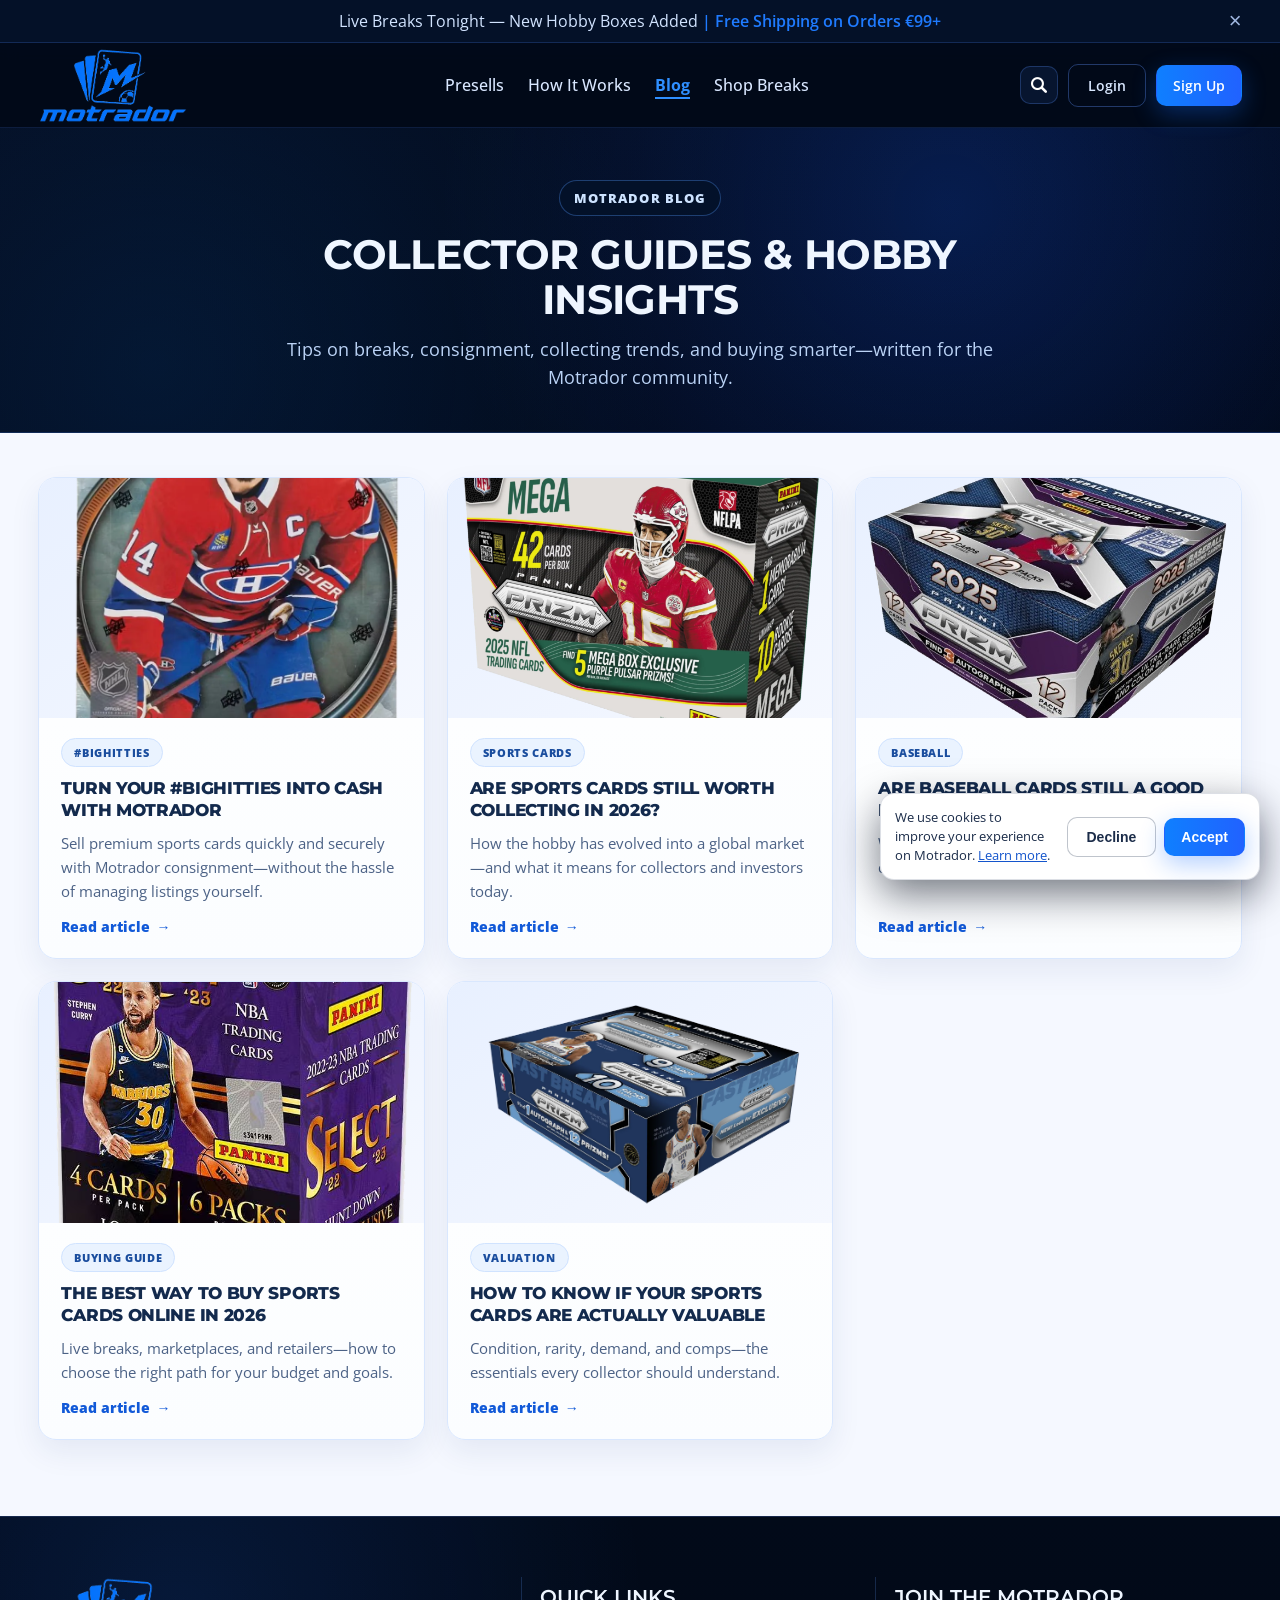
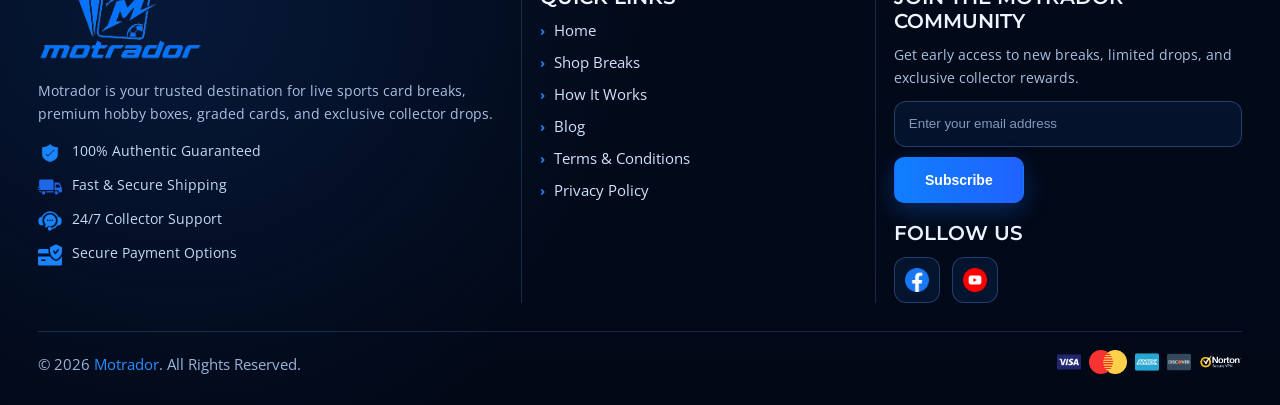
<file: blogs.html>
<!DOCTYPE html>
<html lang="en">

<head>
    <meta charset="UTF-8">
    <meta name="viewport" content="width=device-width, initial-scale=1.0">
    <link rel="stylesheet" href="https://unpkg.com/aos@2.3.1/dist/aos.css">
    <link rel="preconnect" href="https://fonts.googleapis.com">
    <link rel="preconnect" href="https://fonts.gstatic.com" crossorigin>
    <link href="https://fonts.googleapis.com/css2?family=Montserrat:ital,wght@0,100..900;1,100..900&display=swap"
        rel="stylesheet">
    <link rel="preconnect" href="https://fonts.googleapis.com">
    <link rel="preconnect" href="https://fonts.gstatic.com" crossorigin>
    <link href="https://fonts.googleapis.com/css2?family=Open+Sans:ital,wght@0,300..800;1,300..800&display=swap"
        rel="stylesheet">
    <link rel="stylesheet" href="./assets/css/styles.css">
    <link rel="stylesheet" href="./assets/css/responsive.css">
    <link rel="shortcut icon" href="./assets/images/favicon.ico" type="image/x-icon">
    <title>Motrador | Blog</title>
</head>

<body>
    <div class="topbar">
        <div class="container topbar-inner">
            <p>
                Live Breaks Tonight — New Hobby Boxes Added
                <span>| Free Shipping on Orders €99+</span>
            </p>
            <button class="topbar-close" aria-label="Close top announcement">&times;</button>
        </div>
    </div>

    <header class="site-header">
        <div class="container header-inner">
            <a class="brand" href="./index.html">
                <img src="./assets/images/logo.png" alt="Motrador logo">
            </a>

            <button class="menu-toggle" aria-label="Toggle menu" aria-expanded="false" aria-controls="headerMenu">
                <img src="./assets/images/menu.png" alt="Menu" class="menu-toggle-icon">
            </button>

            <div class="header-menu" id="headerMenu">
                <nav class="main-nav" id="mainNav">
                    <a href="./presells.html">Presells</a>
                    <a href="./how-it-works.html">How It Works</a>
                    <a href="./blogs.html" class="active">Blog</a>
                    <a href="./shop-breaks.html">Shop Breaks</a>
                </nav>

                <div class="header-actions">
                    <button class="icon-btn header-search-trigger" aria-label="Open search" type="button">
                        <img src="./assets/images/magnifying-glass.png" alt="Search icon" class="search-btn-icon">
                    </button>
                    <a class="btn btn-outline" href="./login.html">Login</a>
                    <a class="btn btn-primary small" href="./join.html">Sign Up</a>
                </div>
            </div>
        </div>
    </header>

    <div class="search-modal" id="searchModal" aria-hidden="true">
        <div class="search-modal-backdrop" data-search-modal-close></div>
        <div class="search-modal-dialog" role="dialog" aria-modal="true" aria-labelledby="searchModalTitle">
            <button class="search-modal-close" type="button" aria-label="Close search" data-search-modal-close>&times;</button>
            <p class="search-modal-kicker">Quick Search</p>
            <h2 id="searchModalTitle">Search Motrador</h2>
            <form class="search-modal-form" id="searchModalForm" role="search">
                <input type="search" id="searchModalInput" class="search-modal-input"
                    placeholder="Search pages, breaks, blogs..." autocomplete="off">
                <button type="submit" class="btn btn-primary">Search</button>
            </form>
            <p class="search-modal-helper">Try: "football", "shop", "blog", "login"</p>
            <div class="search-modal-results-wrap">
                <p class="search-modal-status" id="searchModalStatus">Start typing to see matching results.</p>
                <div class="search-modal-results" id="searchModalResults" aria-live="polite"></div>
            </div>
        </div>
    </div>

    <main class="blogs-page-main">
        <section class="blogs-hero" aria-labelledby="blogs-heading">
            <div class="container blogs-hero-inner">
                <p class="blogs-hero-kicker" data-aos="fade-up">Motrador Blog</p>
                <h1 id="blogs-heading" data-aos="fade-up" data-aos-delay="60">Collector guides &amp; hobby insights</h1>
                <p class="blogs-hero-lead" data-aos="fade-up" data-aos-delay="120">
                    Tips on breaks, consignment, collecting trends, and buying smarter—written for the Motrador
                    community.
                </p>
            </div>
        </section>

        <section class="blogs-list-section" aria-label="All articles">
            <div class="container">
                <div class="blogs-grid">
                    <a class="blog-card" href="./blog1.html" data-aos="fade-up" data-aos-delay="40">
                        <div class="blog-card-media">
                            <img src="./assets/images/blog-1.png" alt="" width="640" height="360" loading="lazy">
                        </div>
                        <div class="blog-card-body">
                            <span class="blog-card-tag">#BIGHITTIES</span>
                            <h2 class="blog-card-title">Turn your #BIGHITTIES into cash with Motrador</h2>
                            <p class="blog-card-excerpt">
                                Sell premium sports cards quickly and securely with Motrador consignment—without the
                                hassle of managing listings yourself.
                            </p>
                            <span class="blog-card-cta">Read article</span>
                        </div>
                    </a>

                    <a class="blog-card" href="./blog2.html" data-aos="fade-up" data-aos-delay="80">
                        <div class="blog-card-media">
                            <img src="./assets/images/football-prizm.png" alt="" width="640" height="360" loading="lazy">
                        </div>
                        <div class="blog-card-body">
                            <span class="blog-card-tag">Sports cards</span>
                            <h2 class="blog-card-title">Are sports cards still worth collecting in 2026?</h2>
                            <p class="blog-card-excerpt">
                                How the hobby has evolved into a global market—and what it means for collectors and
                                investors today.
                            </p>
                            <span class="blog-card-cta">Read article</span>
                        </div>
                    </a>

                    <a class="blog-card" href="./blog3.html" data-aos="fade-up" data-aos-delay="120">
                        <div class="blog-card-media">
                            <img src="./assets/images/baseball-prizm.png" alt="" width="640" height="360" loading="lazy">
                        </div>
                        <div class="blog-card-body">
                            <span class="blog-card-tag">Baseball</span>
                            <h2 class="blog-card-title">Are baseball cards still a good investment in 2026?</h2>
                            <p class="blog-card-excerpt">
                                Why baseball remains one of the most active corners of the collectibles market this
                                year.
                            </p>
                            <span class="blog-card-cta">Read article</span>
                        </div>
                    </a>

                    <a class="blog-card" href="./blog4.html" data-aos="fade-up" data-aos-delay="160">
                        <div class="blog-card-media">
                            <img src="./assets/images/blog4.png" alt="" width="640" height="360" loading="lazy">
                        </div>
                        <div class="blog-card-body">
                            <span class="blog-card-tag">Buying guide</span>
                            <h2 class="blog-card-title">The best way to buy sports cards online in 2026</h2>
                            <p class="blog-card-excerpt">
                                Live breaks, marketplaces, and retailers—how to choose the right path for your budget
                                and goals.
                            </p>
                            <span class="blog-card-cta">Read article</span>
                        </div>
                    </a>

                    <a class="blog-card" href="./blog5.html" data-aos="fade-up" data-aos-delay="200">
                        <div class="blog-card-media">
                            <img src="./assets/images/basketball-prizm.webp" alt="" width="640" height="360"
                                loading="lazy">
                        </div>
                        <div class="blog-card-body">
                            <span class="blog-card-tag">Valuation</span>
                            <h2 class="blog-card-title">How to know if your sports cards are actually valuable</h2>
                            <p class="blog-card-excerpt">
                                Condition, rarity, demand, and comps—the essentials every collector should understand.
                            </p>
                            <span class="blog-card-cta">Read article</span>
                        </div>
                    </a>
                </div>
            </div>
        </section>
    </main>

    <footer class="site-footer">
        <div class="container">
            <div class="footer-grid">
                <div class="footer-brand">
                    <a href="./index.html"><img src="./assets/images/logo.png" alt="Motrador logo"></a>

                    <p class="footer-desc">
                        Motrador is your trusted destination for live sports card breaks, premium hobby boxes, graded
                        cards, and exclusive collector drops.
                    </p>
                    <ul class="footer-brand-points">
                        <li><span>🛡️</span>100% Authentic Guaranteed</li>
                        <li><span>🚚</span>Fast &amp; Secure Shipping</li>
                        <li><span>🎧</span>24/7 Collector Support</li>
                        <li><span>🔒</span>Secure Payment Options</li>
                    </ul>
                </div>

                <section class="footer-links">
                    <h4>Quick Links</h4>
                    <ul>
                        <li><a href="./index.html">Home</a></li>
                        <li><a href="./shop-breaks.html">Shop Breaks</a></li>
                        <li><a href="./how-it-works.html">How It Works</a></li>
                        <li><a href="./blogs.html">Blog</a></li>
                        <li><a href="./terms-condition.html">Terms &amp; Conditions</a></li>
                        <li><a href="./privacy-policy.html">Privacy Policy</a></li>
                    </ul>
                </section>

                <section class="footer-newsletter">
                    <h4>JOIN THE MOTRADOR COMMUNITY</h4>
                    <p>Get early access to new breaks, limited drops, and exclusive collector rewards.</p>
                    <form action="./join.html" method="post">
                        <input type="email" placeholder="Enter your email address" aria-label="Email address">
                        <button type="submit" class="btn btn-primary">Subscribe</button>
                    </form>
                    <h4 class="footer-social-title">Follow Us</h4>
                    <div class="footer-logo-list">
                        <a href="#" aria-label="Facebook">
                            <img src="./assets/images/facebook-logo.png" alt="Facebook">
                        </a>
                        <a href="#" aria-label="YouTube">
                            <img src="./assets/images/youtube.png" alt="YouTube">
                        </a>
                    </div>
                </section>
            </div>

            <div class="footer-bottom">
                <p class="footer-copy">&copy; 2026 <a href="./index.html">Motrador</a>. All Rights Reserved.</p>
                <div class="footer-payments">
                    <a href="#"><img src="./assets/images/visa.png" alt="Visa"></a>
                    <a href="#"><img src="./assets/images/card.png" alt="Mastercard"></a>
                    <a href="#"><img src="./assets/images/amex.png" alt="American Express"></a>
                    <a href="#"><img src="./assets/images/discover.png" alt="Discover"></a>
                    <a href="#"><img src="./assets/images/nortan.png" alt="Norton Secured"></a>
                </div>
            </div>
        </div>
    </footer>

    <script src="https://unpkg.com/aos@2.3.1/dist/aos.js"></script>
    <script src="./assets/js/index.js"></script>
</body>

</html>
</file>
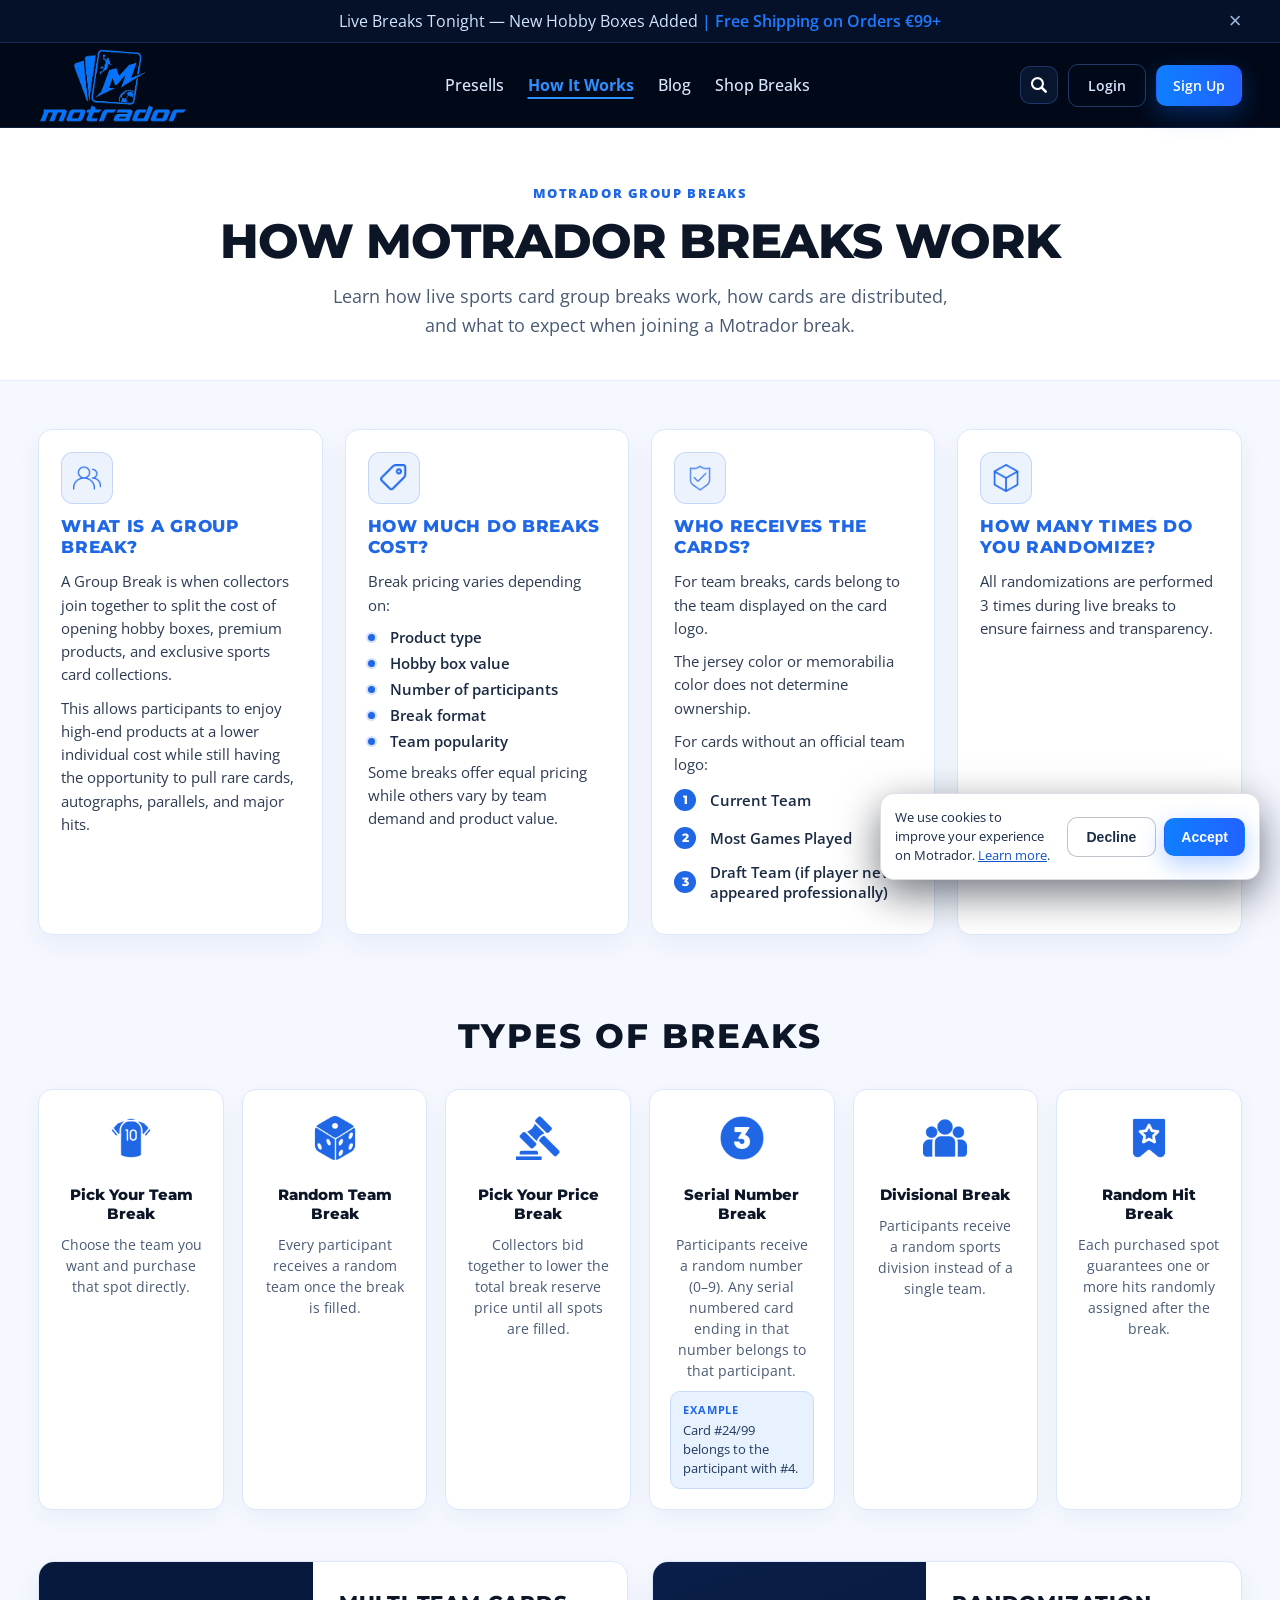
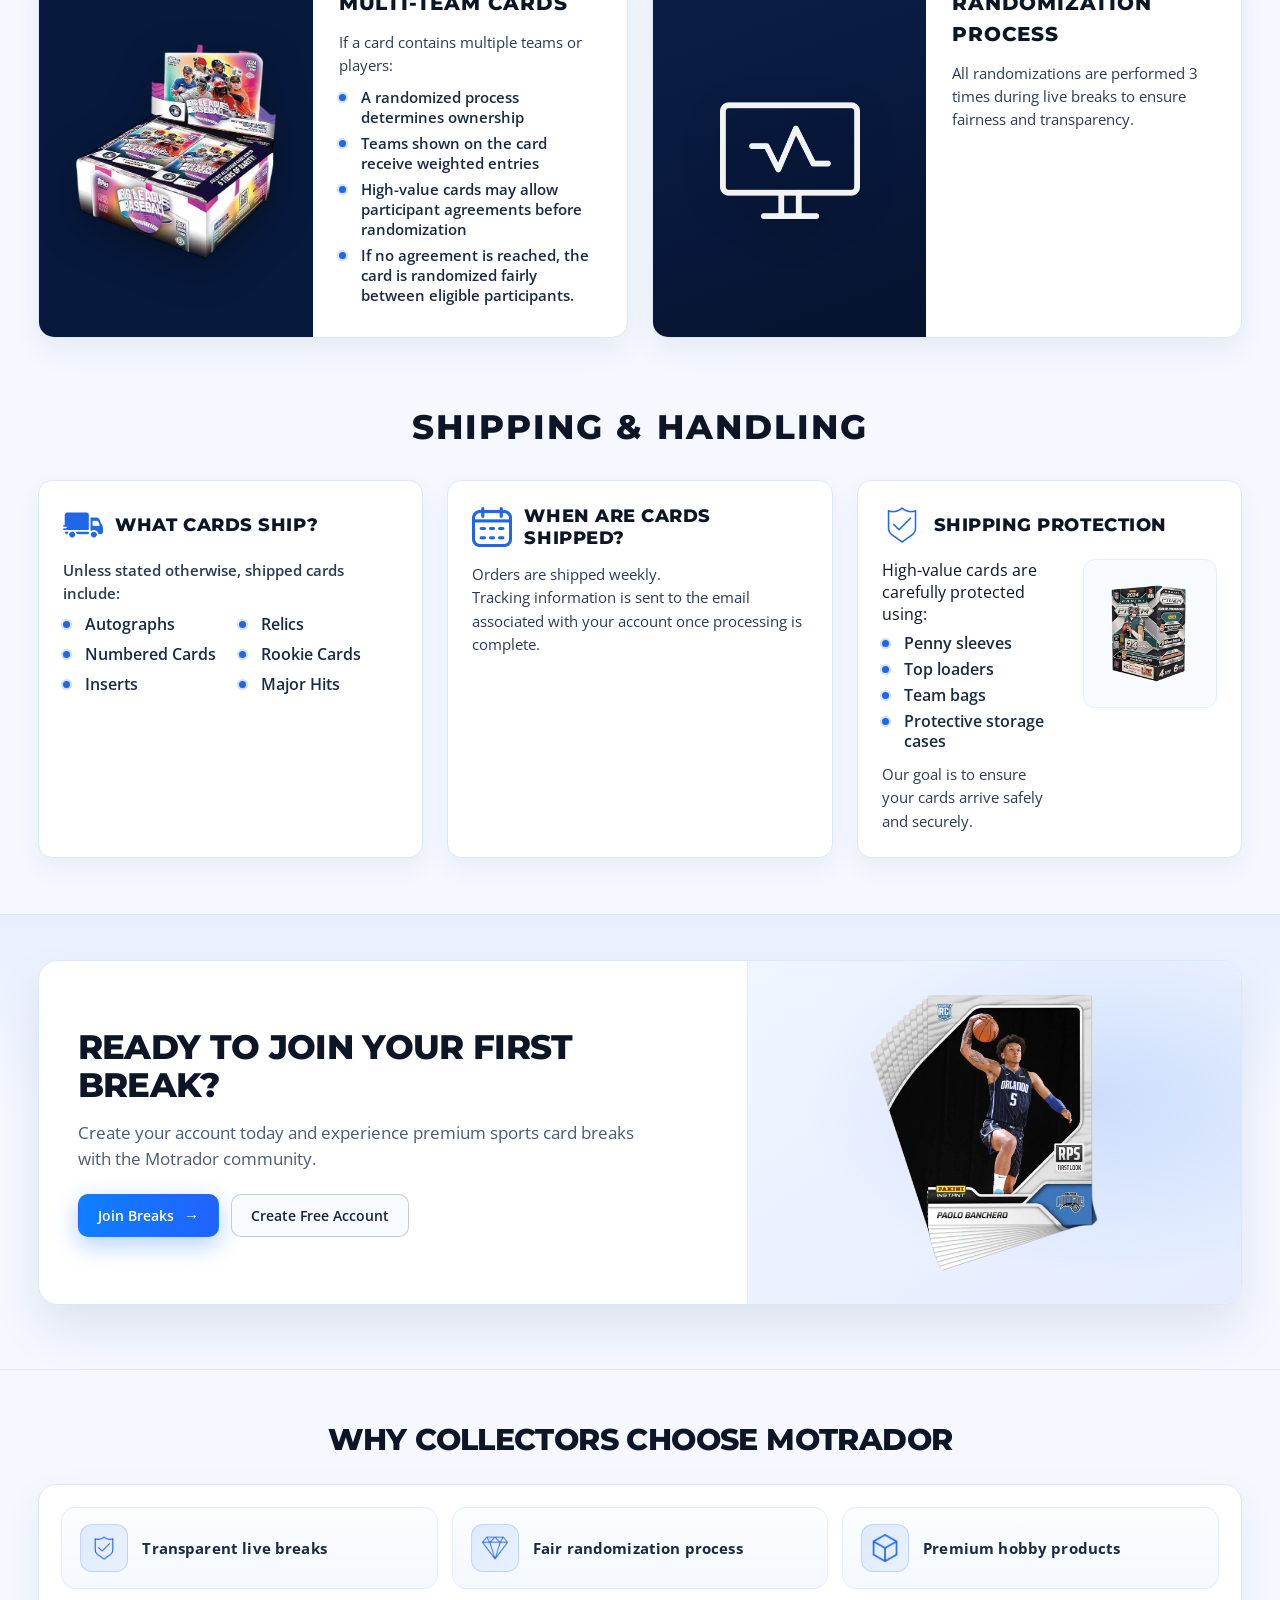
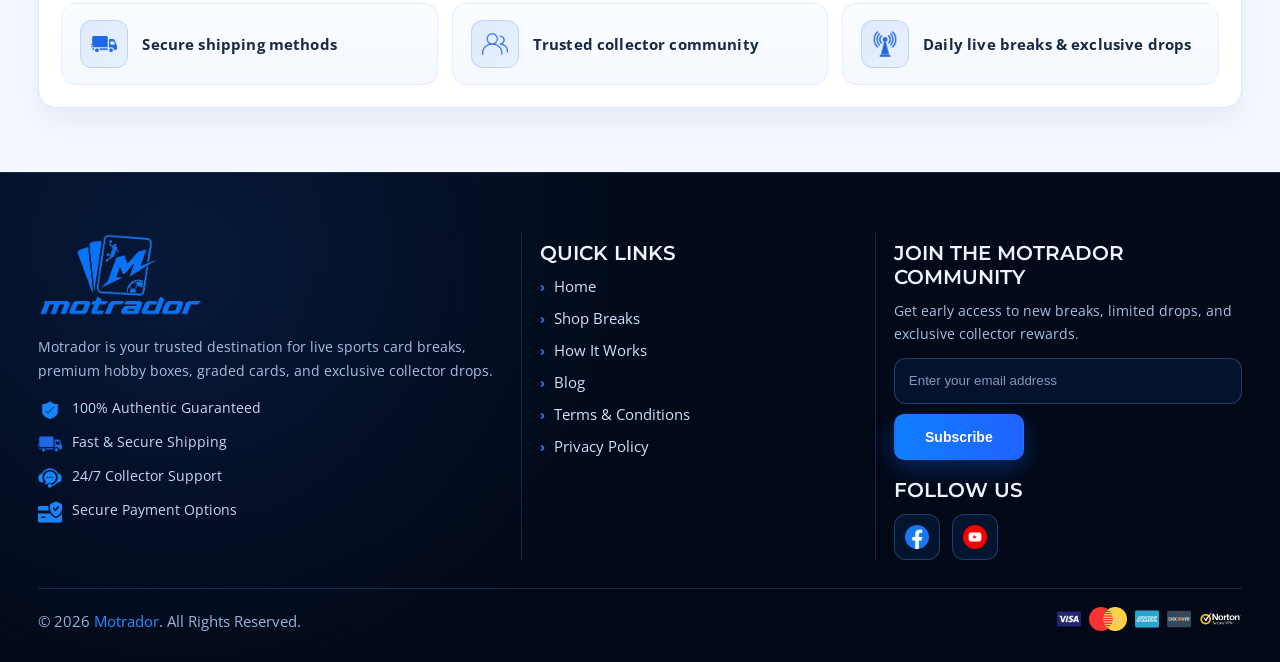
<file: how-it-works.html>
<!DOCTYPE html>
<html lang="en">

<head>
    <meta charset="UTF-8">
    <meta name="viewport" content="width=device-width, initial-scale=1.0">
    <link rel="stylesheet" href="https://unpkg.com/aos@2.3.1/dist/aos.css">
    <link rel="preconnect" href="https://fonts.googleapis.com">
    <link rel="preconnect" href="https://fonts.gstatic.com" crossorigin>
    <link href="https://fonts.googleapis.com/css2?family=Montserrat:ital,wght@0,100..900;1,100..900&display=swap"
        rel="stylesheet">
    <link rel="preconnect" href="https://fonts.googleapis.com">
    <link rel="preconnect" href="https://fonts.gstatic.com" crossorigin>
    <link href="https://fonts.googleapis.com/css2?family=Open+Sans:ital,wght@0,300..800;1,300..800&display=swap"
        rel="stylesheet">
    <link rel="stylesheet" href="./assets/css/styles.css">
    <link rel="stylesheet" href="./assets/css/responsive.css">
    <link rel="shortcut icon" href="./assets/images/favicon.ico" type="image/x-icon">
    <title>How It Works</title>
</head>

<body>
    <div class="topbar">
        <div class="container topbar-inner">
            <p>
                Live Breaks Tonight — New Hobby Boxes Added
                <span>| Free Shipping on Orders €99+</span>
            </p>
            <button class="topbar-close" aria-label="Close top announcement">&times;</button>
        </div>
    </div>

    <header class="site-header">
        <div class="container header-inner">
            <a class="brand" href="./index.html">
                <img src="./assets/images/logo.png" alt="Motrador logo">
            </a>

            <button class="menu-toggle" aria-label="Toggle menu" aria-expanded="false" aria-controls="headerMenu">
                <img src="./assets/images/menu.png" alt="Menu" class="menu-toggle-icon">
            </button>

            <div class="header-menu" id="headerMenu">
                <nav class="main-nav" id="mainNav">
                    <a href="./presells.html">Presells</a>
                    <a href="./how-it-works.html" class="active">How It Works</a>
                   
                    <a href="./blogs.html">Blog</a>
                    <a href="./shop-breaks.html">Shop Breaks</a>
                </nav>

                <div class="header-actions">
                    <button class="icon-btn header-search-trigger" aria-label="Open search" type="button">
                        <img src="./assets/images/magnifying-glass.png" alt="Search icon" class="search-btn-icon">
                    </button>
                    <a class="btn btn-outline" href="./login.html">Login</a>
                    <a class="btn btn-primary small" href="./join.html">Sign Up</a>
                </div>
            </div>
        </div>
    </header>

    <div class="search-modal" id="searchModal" aria-hidden="true">
        <div class="search-modal-backdrop" data-search-modal-close></div>
        <div class="search-modal-dialog" role="dialog" aria-modal="true" aria-labelledby="searchModalTitle">
            <button class="search-modal-close" type="button" aria-label="Close search" data-search-modal-close>&times;</button>
            <p class="search-modal-kicker">Quick Search</p>
            <h2 id="searchModalTitle">Search Motrador</h2>
            <form class="search-modal-form" id="searchModalForm" role="search">
                <input type="search" id="searchModalInput" class="search-modal-input"
                    placeholder="Search pages, breaks, blogs..." autocomplete="off">
                <button type="submit" class="btn btn-primary">Search</button>
            </form>
            <p class="search-modal-helper">Try: "football", "shop", "blog", "login"</p>
            <div class="search-modal-results-wrap">
                <p class="search-modal-status" id="searchModalStatus">Start typing to see matching results.</p>
                <div class="search-modal-results" id="searchModalResults" aria-live="polite"></div>
            </div>
        </div>
    </div>

    <main class="hiw-main">
        <section class="hiw-hero" aria-labelledby="hiw-hero-title">
            <div class="container hiw-hero-inner">
                <p class="hiw-kicker">Motrador Group Breaks</p>
                <h1 id="hiw-hero-title" class="hiw-title">How Motrador Breaks Work</h1>
                <p class="hiw-lead">
                    Learn how live sports card group breaks work, how cards are distributed, and what to expect when
                    joining a Motrador break.
                </p>
            </div>
        </section>

        <section class="hiw-fundamentals" aria-labelledby="hiw-fundamentals-heading">
            <h2 id="hiw-fundamentals-heading" class="visually-hidden">Group break basics</h2>
            <div class="container">
                <div class="hiw-card-grid">
                    <article class="hiw-card" data-aos="fade-up">
                        <div class="hiw-card-icon-wrap">
                            <img src="./assets/images/user.png" alt="" width="48" height="48" class="hiw-card-icon">
                        </div>
                        <h3 class="hiw-card-title">What is a Group Break?</h3>
                        <div class="hiw-card-body">
                            <p>
                                A Group Break is when collectors join together to split the cost of opening hobby boxes,
                                premium products, and exclusive sports card collections.
                            </p>
                            <p>
                                This allows participants to enjoy high-end products at a lower individual cost while
                                still having the opportunity to pull rare cards, autographs, parallels, and major hits.
                            </p>
                        </div>
                    </article>
                    <article class="hiw-card" data-aos="fade-up" data-aos-delay="60">
                        <div class="hiw-card-icon-wrap">
                            <img src="./assets/images/price-tag.png" alt="" width="48" height="48"
                                class="hiw-card-icon">
                        </div>
                        <h3 class="hiw-card-title">How Much Do Breaks Cost?</h3>
                        <div class="hiw-card-body">
                            <p>Break pricing varies depending on:</p>
                            <ul class="hiw-checklist">
                                <li>Product type</li>
                                <li>Hobby box value</li>
                                <li>Number of participants</li>
                                <li>Break format</li>
                                <li>Team popularity</li>
                            </ul>
                            <p>Some breaks offer equal pricing while others vary by team demand and product value.</p>
                        </div>
                    </article>
                    <article class="hiw-card" data-aos="fade-up" data-aos-delay="120">
                        <div class="hiw-card-icon-wrap">
                            <img src="./assets/images/verify.png" alt="" width="48" height="48" class="hiw-card-icon">
                        </div>
                        <h3 class="hiw-card-title">Who Receives the Cards?</h3>
                        <div class="hiw-card-body">
                            <p>For team breaks, cards belong to the team displayed on the card logo.</p>
                            <p>The jersey color or memorabilia color does not determine ownership.</p>
                            <p>For cards without an official team logo:</p>
                            <ol class="hiw-numlist">
                                <li><span class="hiw-numlist-label">Current Team</span></li>
                                <li><span class="hiw-numlist-label">Most Games Played</span></li>
                                <li><span class="hiw-numlist-label">Draft Team (if player never appeared
                                        professionally)</span></li>
                            </ol>
                        </div>
                    </article>
                    <article class="hiw-card" data-aos="fade-up" data-aos-delay="180">
                        <div class="hiw-card-icon-wrap">
                            <img src="./assets/images/3d-cube.png" alt="" width="48" height="48" class="hiw-card-icon">
                        </div>
                        <h3 class="hiw-card-title">How Many Times Do You Randomize?</h3>
                        <div class="hiw-card-body">
                            <p>
                                All randomizations are performed 3 times during live breaks to ensure fairness and
                                transparency.
                            </p>
                        </div>
                    </article>
                </div>
            </div>
        </section>

        <section class="hiw-types" aria-labelledby="hiw-types-title">
            <div class="container">
                <h2 id="hiw-types-title" class="hiw-section-title">Types of Breaks</h2>
                <div class="hiw-types-grid">
                    <article class="hiw-type" data-aos="fade-up">
                        <div class="hiw-type-icon">
                            <img src="./assets/images/shirt.png" alt="">
                        </div>
                        <h3 class="hiw-type-title">Pick Your Team Break</h3>
                        <p class="hiw-type-desc">Choose the team you want and purchase that spot directly.</p>
                    </article>
                    <article class="hiw-type" data-aos="fade-up" data-aos-delay="40">
                        <div class="hiw-type-icon">
                            <img src="./assets/images/dice.png" alt="">
                        </div>
                        <h3 class="hiw-type-title">Random Team Break</h3>
                        <p class="hiw-type-desc">Every participant receives a random team once the break is filled.</p>
                    </article>
                    <article class="hiw-type" data-aos="fade-up" data-aos-delay="80">
                        <div class="hiw-type-icon">
                            <img src="./assets/images/auction.png" alt="">
                        </div>
                        <h3 class="hiw-type-title">Pick Your Price Break</h3>
                        <p class="hiw-type-desc">
                            Collectors bid together to lower the total break reserve price until all spots are filled.
                        </p>
                    </article>
                    <article class="hiw-type" data-aos="fade-up" data-aos-delay="120">
                        <div class="hiw-type-icon">
                            <img src="./assets/images/number-3.png" alt="">
                        </div>
                        <h3 class="hiw-type-title">Serial Number Break</h3>
                        <p class="hiw-type-desc">
                            Participants receive a random number (0–9). Any serial numbered card ending in that number
                            belongs to that participant.
                        </p>
                        <aside class="hiw-example" aria-label="Example">
                            <strong>Example</strong>
                            <p>Card #24/99 belongs to the participant with #4.</p>
                        </aside>
                    </article>
                    <article class="hiw-type" data-aos="fade-up" data-aos-delay="160">
                        <div class="hiw-type-icon">
                            <img src="./assets/images/group.png" alt="">
                        </div>
                        <h3 class="hiw-type-title">Divisional Break</h3>
                        <p class="hiw-type-desc">
                            Participants receive a random sports division instead of a single team.
                        </p>
                    </article>
                    <article class="hiw-type" data-aos="fade-up" data-aos-delay="200">
                        <div class="hiw-type-icon">
                            <img src="./assets/images/bookmark.png" alt="">
                        </div>
                        <h3 class="hiw-type-title">Random Hit Break</h3>
                        <p class="hiw-type-desc">
                            Each purchased spot guarantees one or more hits randomly assigned after the break.
                        </p>
                    </article>
                </div>
            </div>
        </section>

        <section class="hiw-split" aria-labelledby="hiw-split-heading">
            <h2 id="hiw-split-heading" class="visually-hidden">Multi-team cards and randomization</h2>
            <div class="container hiw-split-grid">
                <article class="hiw-panel hiw-panel--media" data-aos="fade-up">
                    <div class="hiw-panel-media">
                        <img src="./assets/images/multi-team.png" alt="Premium sports card example">
                    </div>
                    <div class="hiw-panel-copy">
                        <h3 class="hiw-panel-title">Multi-Team Cards</h3>
                        <p>If a card contains multiple teams or players:</p>
                        <ul class="hiw-checklist">
                            <li>A randomized process determines ownership</li>
                            <li>Teams shown on the card receive weighted entries</li>
                            <li>High-value cards may allow participant agreements before randomization</li>
                            <li>If no agreement is reached, the card is randomized fairly between eligible participants.
                            </li>
                        </ul>
                    </div>
                </article>
                <article class="hiw-panel hiw-panel--media" data-aos="fade-up" data-aos-delay="80">
                    <div class="hiw-panel-media hiw-panel-media--icon">
                        <img src="./assets/images/monitor.png" alt="">
                    </div>
                    <div class="hiw-panel-copy">
                        <h3 class="hiw-panel-title">Randomization Process</h3>
                        <p>
                            All randomizations are performed 3 times during live breaks to ensure fairness and
                            transparency.
                        </p>
                    </div>
                </article>
            </div>
        </section>

        <section class="hiw-shipping" aria-labelledby="hiw-shipping-title">
            <div class="container">
                <h2 id="hiw-shipping-title" class="hiw-section-title">Shipping &amp; Handling</h2>
                <div class="hiw-ship-grid">
                    <article class="hiw-ship-col" data-aos="fade-up">
                        <div class="hiw-ship-head">
                            <img src="./assets/images/fast-delivery.png" alt="" class="hiw-ship-iconimg" width="56"
                                height="56">
                            <h3>What Cards Ship?</h3>
                        </div>
                        <p class="hiw-ship-intro">Unless stated otherwise, shipped cards include:</p>
                        <ul class="hiw-checklist hiw-checklist--two">
                            <li>Autographs</li>
                            <li>Relics</li>
                            <li>Numbered Cards</li>
                            <li>Rookie Cards</li>
                            <li>Inserts</li>
                            <li>Major Hits</li>
                        </ul>
                    </article>
                    <article class="hiw-ship-col" data-aos="fade-up" data-aos-delay="60">
                        <div class="hiw-ship-head">
                            <img src="./assets/images/calendar.png" alt="" class="hiw-ship-iconimg" width="56"
                                height="56">
                            <h3>When Are Cards Shipped?</h3>
                        </div>
                        <p>Orders are shipped weekly.</p>
                        <p>
                            Tracking information is sent to the email associated with your account once processing is
                            complete.
                        </p>
                    </article>
                    <article class="hiw-ship-col" data-aos="fade-up" data-aos-delay="120">
                        <div class="hiw-ship-head">
                            <img src="./assets/images/verify.png" alt="" class="hiw-ship-iconimg" width="56"
                                height="56">
                            <h3>Shipping Protection</h3>
                        </div>
                        <div class="hiw-content-wrap">
                            <div>

                                <p>High-value cards are carefully protected using:</p>
                                <ul class="hiw-checklist">
                                    <li>Penny sleeves</li>
                                    <li>Top loaders</li>
                                    <li>Team bags</li>
                                    <li>Protective storage cases</li>
                                </ul>
                                <p class="hiw-ship-foot">Our goal is to ensure your cards arrive safely and securely.
                                </p>
                            </div>
                            <div class="hiw-ship-photo">
                                <img src="./assets/images/prix-card-1-Photoroom.png" alt="Card in protective holder">
                            </div>
                        </div>

                    </article>
                </div>
            </div>
        </section>

        

        <section class="hiw-cta hiw-join-wrap" aria-labelledby="hiw-cta-title">
            <div class="container">
                <div class="hiw-join-card" data-aos="fade-up">
                    <div class="hiw-join-body">
                        <h2 id="hiw-cta-title">Ready to Join Your First Break?</h2>
                        <p class="hiw-join-lead">
                            Create your account today and experience premium sports card breaks with the Motrador
                            community.
                        </p>
                        <div class="hiw-join-actions">
                            <a href="#" class="btn btn-primary hiw-join-btn-primary">
                                Join Breaks
                                <span class="hiw-join-arrow" aria-hidden="true">→</span>
                            </a>
                            <a href="./join.html" class="btn hiw-join-btn-secondary">Create Free Account</a>
                        </div>
                    </div>
                    <div class="hiw-join-visual" aria-hidden="true">
                        <img src="./assets/images/how-card.png" alt="">
                    </div>
                </div>
            </div>
        </section>


        <section class="hiw-trust" aria-labelledby="hiw-trust-title">
            <div class="container">
                <h2 id="hiw-trust-title" class="hiw-trust-heading">Why collectors choose Motrador</h2>
                <div class="hiw-trust-panel">
                    <ul class="hiw-trust-grid">
                        <li class="hiw-trust-item">
                            <span class="hiw-trust-icon-wrap">
                                <img src="./assets/images/verify.png" alt="" class="hiw-trust-icon" width="40" height="40">
                            </span>
                            <span class="hiw-trust-label">Transparent live breaks</span>
                        </li>
                        <li class="hiw-trust-item">
                            <span class="hiw-trust-icon-wrap">
                                <img src="./assets/images/diamond.png" alt="" class="hiw-trust-icon" width="40" height="40">
                            </span>
                            <span class="hiw-trust-label">Fair randomization process</span>
                        </li>
                        <li class="hiw-trust-item">
                            <span class="hiw-trust-icon-wrap">
                                <img src="./assets/images/3d-cube.png" alt="" class="hiw-trust-icon hiw-trust-icon--photo" width="40" height="40">
                            </span>
                            <span class="hiw-trust-label">Premium hobby products</span>
                        </li>
                        <li class="hiw-trust-item">
                            <span class="hiw-trust-icon-wrap">
                                <img src="./assets/images/fast-delivery.png" alt="" class="hiw-trust-icon" width="40" height="40">
                            </span>
                            <span class="hiw-trust-label">Secure shipping methods</span>
                        </li>
                        <li class="hiw-trust-item">
                            <span class="hiw-trust-icon-wrap">
                                <img src="./assets/images/user.png" alt="" class="hiw-trust-icon" width="40" height="40">
                            </span>
                            <span class="hiw-trust-label">Trusted collector community</span>
                        </li>
                        <li class="hiw-trust-item">
                            <span class="hiw-trust-icon-wrap">
                                <img src="./assets/images/wifi-signal.png" alt="" class="hiw-trust-icon" width="40" height="40">
                            </span>
                            <span class="hiw-trust-label">Daily live breaks &amp; exclusive drops</span>
                        </li>
                    </ul>
                </div>
            </div>
        </section>
    </main>

    <footer class="site-footer">
        <div class="container">
            <div class="footer-grid">
                <div class="footer-brand">
                    <a href="./index.html"><img src="./assets/images/logo.png" alt="Motrador logo"></a>

                    <p class="footer-desc">
                        Motrador is your trusted destination for live sports card breaks, premium hobby boxes, graded
                        cards, and exclusive collector drops.
                    </p>
                    <ul class="footer-brand-points">
                        <li><span>🛡️</span>100% Authentic Guaranteed</li>
                        <li><span>🚚</span>Fast &amp; Secure Shipping</li>
                        <li><span>🎧</span>24/7 Collector Support</li>
                        <li><span>🔒</span>Secure Payment Options</li>
                    </ul>
                </div>

                <section class="footer-links">
                    <h4>Quick Links</h4>
                    <ul>
                        <li><a href="./index.html">Home</a></li>
                        <li><a href="./shop-breaks.html">Shop Breaks</a></li>
                        
                        <li><a href="./how-it-works.html">How It Works</a></li>
                        
                        <li><a href="./blogs.html">Blog</a></li>
                        
                        <li><a href="./terms-condition.html">Terms &amp; Conditions</a></li>
                        <li><a href="./privacy-policy.html">Privacy Policy</a></li>
                    </ul>
                </section>

                <section class="footer-newsletter">
                    <h4>JOIN THE MOTRADOR COMMUNITY</h4>
                    <p>Get early access to new breaks, limited drops, and exclusive collector rewards.</p>
                    <form action="./join.html" method="post">
                        <input type="email" placeholder="Enter your email address" aria-label="Email address">
                        <button type="submit" class="btn btn-primary">Subscribe</button>
                    </form>
                    <h4 class="footer-social-title">Follow Us</h4>
                    <div class="footer-logo-list">
                        <a href="#" aria-label="Facebook">
                            <img src="./assets/images/facebook-logo.png" alt="Facebook">
                        </a>
                        <a href="#" aria-label="YouTube">
                            <img src="./assets/images/youtube.png" alt="YouTube">
                        </a>
                    </div>
                </section>
            </div>

            <div class="footer-bottom">
                <p class="footer-copy">&copy; 2026 <a href="./index.html">Motrador</a>. All Rights Reserved.</p>
                <!-- <ul class="footer-bottom-links">
                    <li><a href="#">Authentic Sports Cards</a></li>
                    <li><a href="#">Live Breaks</a></li>
                    <li><a href="#">Hobby Boxes</a></li>
                    <li><a href="#">Collector Community</a></li>
                </ul> -->
                <div class="footer-payments">
                    <a href="#"><img src="./assets/images/visa.png" alt="Visa"></a>
                    <a href="#"><img src="./assets/images/card.png" alt="Mastercard"></a>
                    <a href="#"><img src="./assets/images/amex.png" alt="American Express"></a>
                    <a href="#"><img src="./assets/images/discover.png" alt="Discover"></a>
                    <a href="#"><img src="./assets/images/nortan.png" alt="Norton Secured"></a>
                </div>
            </div>
        </div>
    </footer>

    <script src="https://unpkg.com/aos@2.3.1/dist/aos.js"></script>
    <script src="./assets/js/index.js"></script>
</body>

</html>
</file>
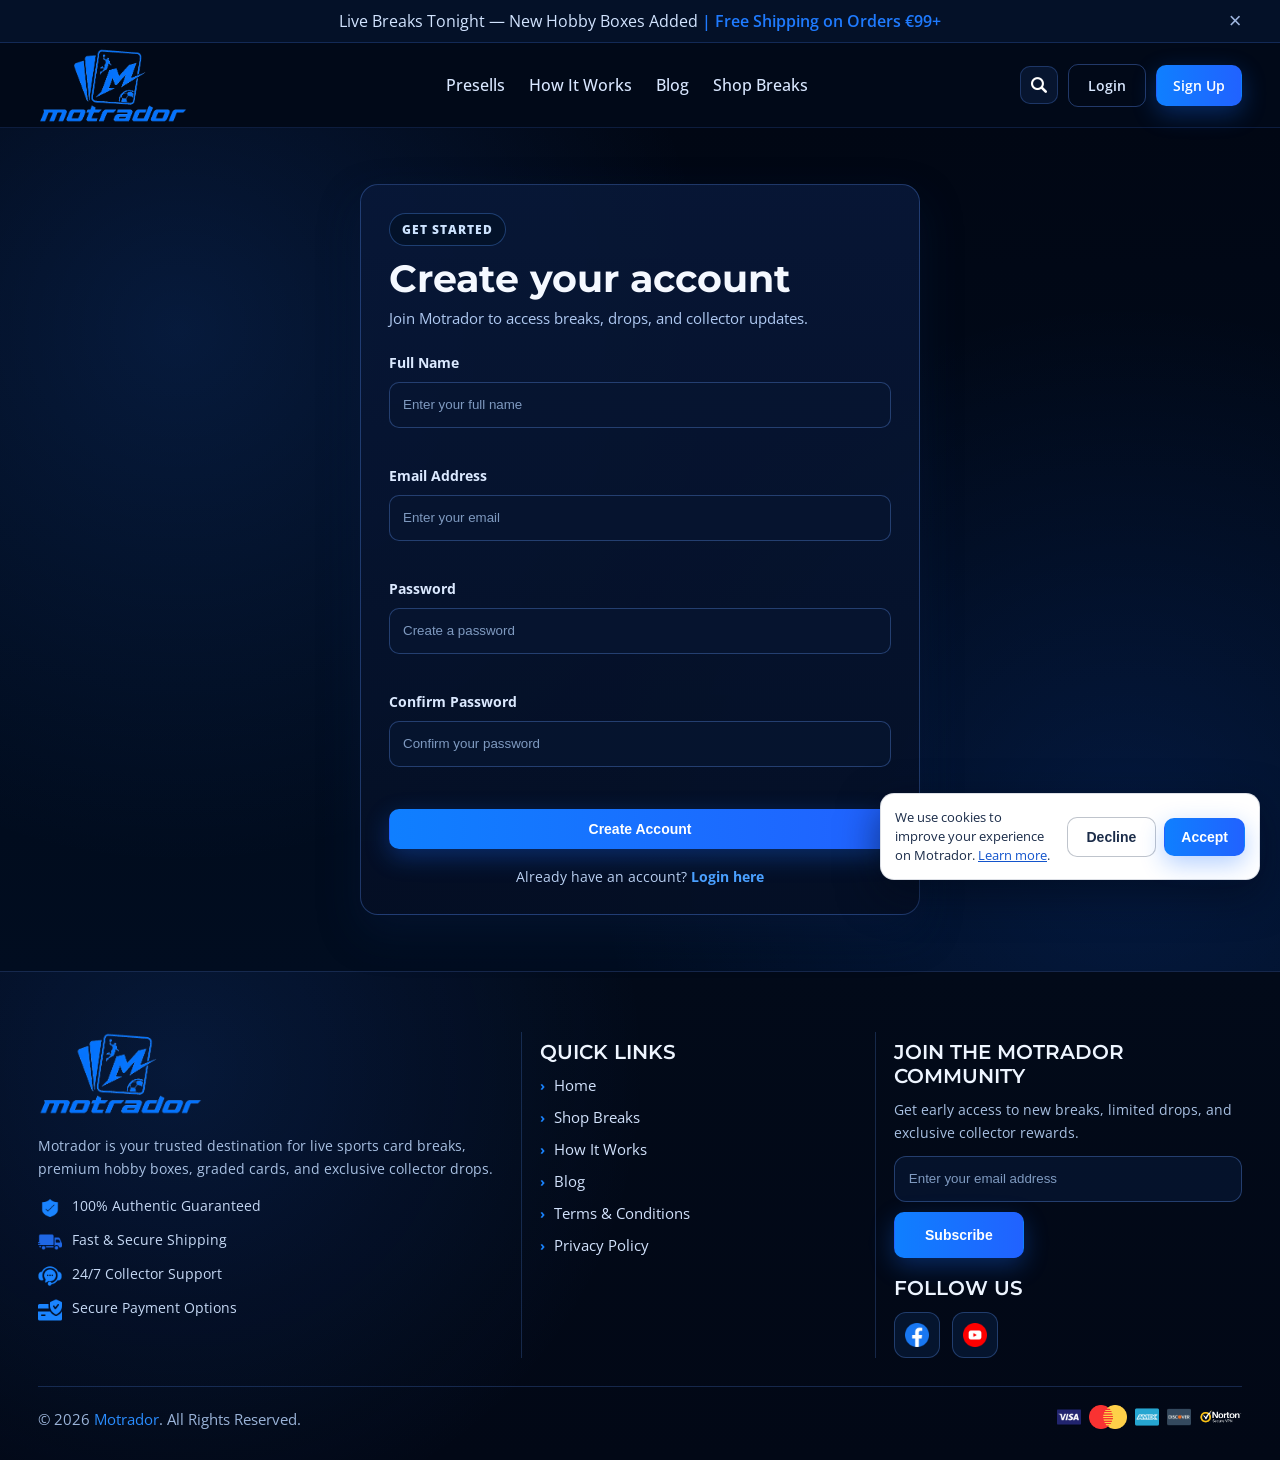
<file: join.html>
<!DOCTYPE html>
<html lang="en">

<head>
    <meta charset="UTF-8">
    <meta name="viewport" content="width=device-width, initial-scale=1.0">
    <link rel="stylesheet" href="https://unpkg.com/aos@2.3.1/dist/aos.css">
    <link rel="preconnect" href="https://fonts.googleapis.com">
    <link rel="preconnect" href="https://fonts.gstatic.com" crossorigin>
    <link href="https://fonts.googleapis.com/css2?family=Montserrat:ital,wght@0,100..900;1,100..900&display=swap"
        rel="stylesheet">
    <link rel="preconnect" href="https://fonts.googleapis.com">
    <link rel="preconnect" href="https://fonts.gstatic.com" crossorigin>
    <link href="https://fonts.googleapis.com/css2?family=Open+Sans:ital,wght@0,300..800;1,300..800&display=swap"
        rel="stylesheet">
    <link rel="stylesheet" href="./assets/css/styles.css">
    <link rel="stylesheet" href="./assets/css/responsive.css">
    <link rel="shortcut icon" href="./assets/images/favicon.ico" type="image/x-icon">
    <title>Join | Motrador</title>
</head>

<body>
    <div class="topbar">
        <div class="container topbar-inner">
            <p>
                Live Breaks Tonight — New Hobby Boxes Added
                <span>| Free Shipping on Orders €99+</span>
            </p>
            <button class="topbar-close" aria-label="Close top announcement">&times;</button>
        </div>
    </div>

    <header class="site-header">
        <div class="container header-inner">
            <a class="brand" href="./index.html">
                <img src="./assets/images/logo.png" alt="Motrador logo">
            </a>

            <button class="menu-toggle" aria-label="Toggle menu" aria-expanded="false" aria-controls="headerMenu">
                <img src="./assets/images/menu.png" alt="Menu" class="menu-toggle-icon">
            </button>

            <div class="header-menu" id="headerMenu">
                <nav class="main-nav" id="mainNav">
                    <a href="./presells.html">Presells</a>
                    <a href="./how-it-works.html">How It Works</a>
                    <a href="./blogs.html">Blog</a>
                    <a href="./shop-breaks.html">Shop Breaks</a>
                </nav>

                <div class="header-actions">
                    <button class="icon-btn header-search-trigger" aria-label="Open search" type="button">
                        <img src="./assets/images/magnifying-glass.png" alt="Search icon" class="search-btn-icon">
                    </button>
                    <a class="btn btn-outline" href="./login.html">Login</a>
                    <a class="btn btn-primary small" href="./join.html">Sign Up</a>
                </div>
            </div>
        </div>
    </header>

    <div class="search-modal" id="searchModal" aria-hidden="true">
        <div class="search-modal-backdrop" data-search-modal-close></div>
        <div class="search-modal-dialog" role="dialog" aria-modal="true" aria-labelledby="searchModalTitle">
            <button class="search-modal-close" type="button" aria-label="Close search" data-search-modal-close>&times;</button>
            <p class="search-modal-kicker">Quick Search</p>
            <h2 id="searchModalTitle">Search Motrador</h2>
            <form class="search-modal-form" id="searchModalForm" role="search">
                <input type="search" id="searchModalInput" class="search-modal-input"
                    placeholder="Search pages, breaks, blogs..." autocomplete="off">
                <button type="submit" class="btn btn-primary">Search</button>
            </form>
            <p class="search-modal-helper">Try: "football", "shop", "blog", "login"</p>
            <div class="search-modal-results-wrap">
                <p class="search-modal-status" id="searchModalStatus">Start typing to see matching results.</p>
                <div class="search-modal-results" id="searchModalResults" aria-live="polite"></div>
            </div>
        </div>
    </div>

    <main class="join-page-main">
        <section class="join-section">
            <div class="container">
                <div class="join-card" data-aos="fade-up">
                    <p class="join-kicker">Get Started</p>
                    <h1>Create your account</h1>
                    <p class="join-subtitle">Join Motrador to access breaks, drops, and collector updates.</p>

                    <form id="joinForm" class="join-form" action="#" method="post" novalidate>
                        <label for="name">Full Name</label>
                        <input id="name" name="name" type="text" placeholder="Enter your full name" required
                            autocomplete="name">
                        <p class="field-error" id="nameError"></p>

                        <label for="joinEmail">Email Address</label>
                        <input id="joinEmail" name="email" type="email" placeholder="Enter your email" required
                            autocomplete="email">
                        <p class="field-error" id="joinEmailError"></p>

                        <label for="joinPassword">Password</label>
<input id="joinPassword" name="password" type="password"
       placeholder="Create a password"
       required minlength="8"
       autocomplete="new-password">
                        <p class="field-error" id="joinPasswordError"></p>

                        <label for="confirmPassword">Confirm Password</label>
                        <input id="confirmPassword" name="confirmPassword" type="password"
                            placeholder="Confirm your password" required minlength="8" autocomplete="new-password">
                        <p class="field-error" id="confirmPasswordError"></p>

                        <button type="submit" class="btn btn-primary join-submit">Create Account</button>
                    </form>

                    <p class="login-link-text">
                        Already have an account?
                        <a href="./login.html">Login here</a>
                    </p>
                </div>
            </div>
        </section>
    </main>

    <footer class="site-footer">
        <div class="container">
            <div class="footer-grid">
                <div class="footer-brand">
                    <a href="./index.html"><img src="./assets/images/logo.png" alt="Motrador logo"></a>

                    <p class="footer-desc">
                        Motrador is your trusted destination for live sports card breaks, premium hobby boxes, graded
                        cards, and exclusive collector drops.
                    </p>
                    <ul class="footer-brand-points">
                        <li><span>🛡️</span>100% Authentic Guaranteed</li>
                        <li><span>🚚</span>Fast &amp; Secure Shipping</li>
                        <li><span>🎧</span>24/7 Collector Support</li>
                        <li><span>🔒</span>Secure Payment Options</li>
                    </ul>
                </div>

                <section class="footer-links">
                    <h4>Quick Links</h4>
                    <ul>
                        <li><a href="./index.html">Home</a></li>
                        <li><a href="./shop-breaks.html">Shop Breaks</a></li>
                        <li><a href="./how-it-works.html">How It Works</a></li>
                        <li><a href="./blogs.html">Blog</a></li>
                        <li><a href="./terms-condition.html">Terms &amp; Conditions</a></li>
                        <li><a href="./privacy-policy.html">Privacy Policy</a></li>
                    </ul>
                </section>

                <section class="footer-newsletter">
                    <h4>JOIN THE MOTRADOR COMMUNITY</h4>
                    <p>Get early access to new breaks, limited drops, and exclusive collector rewards.</p>
                    <form action="./join.html" method="post">
                        <input type="email" placeholder="Enter your email address" aria-label="Email address">
                        <button type="submit" class="btn btn-primary">Subscribe</button>
                    </form>
                    <h4 class="footer-social-title">Follow Us</h4>
                    <div class="footer-logo-list">
                        <a href="#" aria-label="Facebook">
                            <img src="./assets/images/facebook-logo.png" alt="Facebook">
                        </a>
                        <a href="#" aria-label="YouTube">
                            <img src="./assets/images/youtube.png" alt="YouTube">
                        </a>
                    </div>
                </section>
            </div>

            <div class="footer-bottom">
                <p class="footer-copy">&copy; 2026 <a href="./index.html">Motrador</a>. All Rights Reserved.</p>
                <div class="footer-payments">
                    <a href="#"><img src="./assets/images/visa.png" alt="Visa"></a>
                    <a href="#"><img src="./assets/images/card.png" alt="Mastercard"></a>
                    <a href="#"><img src="./assets/images/amex.png" alt="American Express"></a>
                    <a href="#"><img src="./assets/images/discover.png" alt="Discover"></a>
                    <a href="#"><img src="./assets/images/nortan.png" alt="Norton Secured"></a>
                </div>
            </div>
        </div>
    </footer>

    <script src="https://unpkg.com/aos@2.3.1/dist/aos.js"></script>
    <script src="./assets/js/index.js"></script>
    <script>
        (function () {
            const form = document.getElementById("joinForm");
            const nameInput = document.getElementById("name");
            const emailInput = document.getElementById("joinEmail");
            const passwordInput = document.getElementById("joinPassword");
            const confirmPasswordInput = document.getElementById("confirmPassword");

            const nameError = document.getElementById("nameError");
            const emailError = document.getElementById("joinEmailError");
            const passwordError = document.getElementById("joinPasswordError");
            const confirmPasswordError = document.getElementById("confirmPasswordError");

            const emailPattern = /^[^\s@]+@[^\s@]+\.[^\s@]+€/;

            function setError(input, errorElement, message) {
                input.classList.add("is-invalid");
                errorElement.textContent = message;
            }

            function clearError(input, errorElement) {
                input.classList.remove("is-invalid");
                errorElement.textContent = "";
            }

            function validateName() {
                const value = nameInput.value.trim();
                if (!value) {
                    setError(nameInput, nameError, "Name is required.");
                    return false;
                }
                if (value.length < 2) {
                    setError(nameInput, nameError, "Name must be at least 2 characters.");
                    return false;
                }
                clearError(nameInput, nameError);
                return true;
            }

            function validateEmail() {
                const value = emailInput.value.trim();
                if (!value) {
                    setError(emailInput, emailError, "Email is required.");
                    return false;
                }
                if (!emailPattern.test(value)) {
                    setError(emailInput, emailError, "Please enter a valid email address.");
                    return false;
                }
                clearError(emailInput, emailError);
                return true;
            }

            function validatePassword() {
                const value = passwordInput.value.trim();
                if (!value) {
                    setError(passwordInput, passwordError, "Password is required.");
                    return false;
                }
                if (value.length < 8) {
                    setError(passwordInput, passwordError, "Password must be at least 8 characters.");
                    return false;
                }
                clearError(passwordInput, passwordError);
                return true;
            }

            function validateConfirmPassword() {
                const value = confirmPasswordInput.value.trim();
                if (!value) {
                    setError(confirmPasswordInput, confirmPasswordError, "Please confirm your password.");
                    return false;
                }
                if (value !== passwordInput.value.trim()) {
                    setError(confirmPasswordInput, confirmPasswordError, "Passwords do not match.");
                    return false;
                }
                clearError(confirmPasswordInput, confirmPasswordError);
                return true;
            }

            nameInput.addEventListener("input", validateName);
            emailInput.addEventListener("input", validateEmail);
            passwordInput.addEventListener("input", function () {
                validatePassword();
                if (confirmPasswordInput.value.trim()) {
                    validateConfirmPassword();
                }
            });
            confirmPasswordInput.addEventListener("input", validateConfirmPassword);

            form.addEventListener("submit", function (event) {
                event.preventDefault();
                const isNameValid = validateName();
                const isEmailValid = validateEmail();
                const isPasswordValid = validatePassword();
                const isConfirmPasswordValid = validateConfirmPassword();

                if (isNameValid && isEmailValid && isPasswordValid && isConfirmPasswordValid) {
                    window.location.href = './login.html';
                }
            });
        })();
    </script>
</body>

</html>
</file>
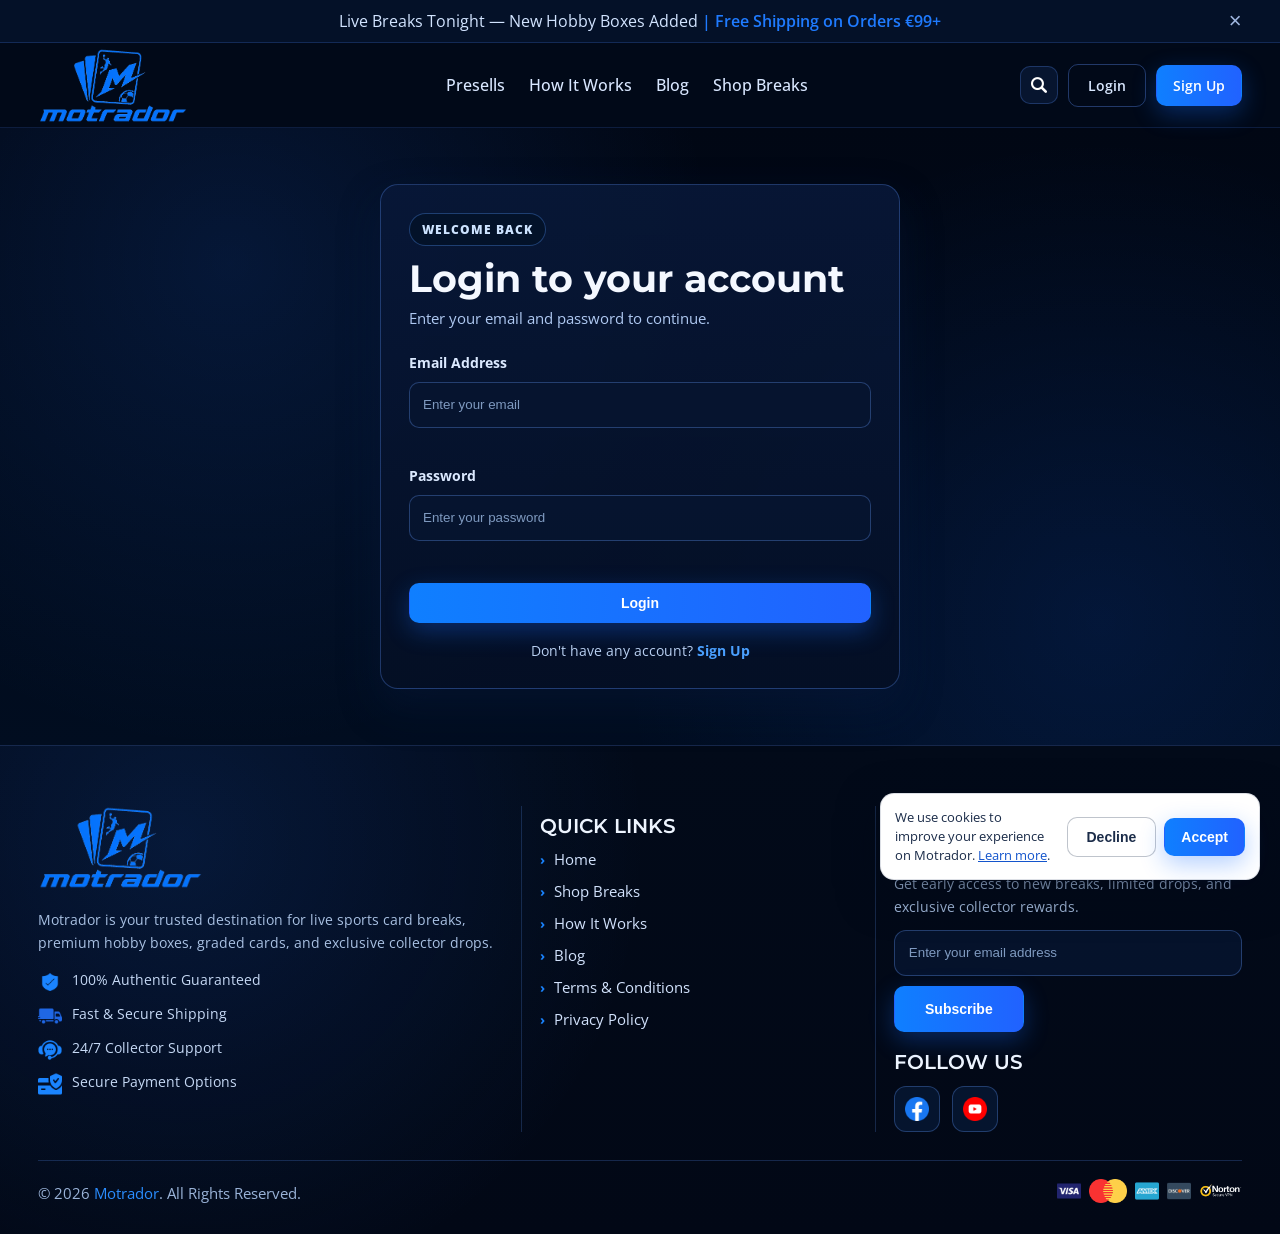
<file: login.html>
<!DOCTYPE html>
<html lang="en">

<head>
    <meta charset="UTF-8">
    <meta name="viewport" content="width=device-width, initial-scale=1.0">
    <link rel="stylesheet" href="https://unpkg.com/aos@2.3.1/dist/aos.css">
    <link rel="preconnect" href="https://fonts.googleapis.com">
    <link rel="preconnect" href="https://fonts.gstatic.com" crossorigin>
    <link href="https://fonts.googleapis.com/css2?family=Montserrat:ital,wght@0,100..900;1,100..900&display=swap"
        rel="stylesheet">
    <link rel="preconnect" href="https://fonts.googleapis.com">
    <link rel="preconnect" href="https://fonts.gstatic.com" crossorigin>
    <link href="https://fonts.googleapis.com/css2?family=Open+Sans:ital,wght@0,300..800;1,300..800&display=swap"
        rel="stylesheet">
    <link rel="stylesheet" href="./assets/css/styles.css?v=1.0.0">
    <link rel="stylesheet" href="./assets/css/responsive.css?v=1.0.0">
    <link rel="shortcut icon" href="./assets/images/favicon.ico" type="image/x-icon">
    <title>Login | Motrador</title>
</head>

<body>
    <div class="topbar">         
        <div class="container topbar-inner">
            <p>
                Live Breaks Tonight — New Hobby Boxes Added
                <span>| Free Shipping on Orders €99+</span>
            </p>
            <button class="topbar-close" aria-label="Close top announcement">&times;</button>
        </div>
    </div>

    <header class="site-header">
        <div class="container header-inner">
            <a class="brand" href="./index.html">
                <img src="./assets/images/logo.png" alt="Motrador logo">
            </a>

            <button class="menu-toggle" aria-label="Toggle menu" aria-expanded="false" aria-controls="headerMenu">
                <img src="./assets/images/menu.png" alt="Menu" class="menu-toggle-icon">
            </button>

            <div class="header-menu" id="headerMenu">
                <nav class="main-nav" id="mainNav">
                    <a href="./presells.html">Presells</a>
                    <a href="./how-it-works.html">How It Works</a>
                    <a href="./blogs.html">Blog</a>
                    <a href="./shop-breaks.html">Shop Breaks</a>
                </nav>

                <div class="header-actions">
                    <button class="icon-btn header-search-trigger" aria-label="Open search" type="button">
                        <img src="./assets/images/magnifying-glass.png" alt="Search icon" class="search-btn-icon">
                    </button>
                    <a class="btn btn-outline" href="./login.html">Login</a>
                    <a class="btn btn-primary small" href="./join.html">Sign Up</a>
                </div>
            </div>
        </div>
    </header>

    <div class="search-modal" id="searchModal" aria-hidden="true">
        <div class="search-modal-backdrop" data-search-modal-close></div>
        <div class="search-modal-dialog" role="dialog" aria-modal="true" aria-labelledby="searchModalTitle">
            <button class="search-modal-close" type="button" aria-label="Close search" data-search-modal-close>&times;</button>
            <p class="search-modal-kicker">Quick Search</p>
            <h2 id="searchModalTitle">Search Motrador</h2>
            <form class="search-modal-form" id="searchModalForm" role="search">
                <input
                    type="search"
                    id="searchModalInput"
                    class="search-modal-input"
                    placeholder="Search pages, breaks, blogs..."
                    autocomplete="off"
                >
                <button type="submit" class="btn btn-primary">Search</button>
            </form>
            <p class="search-modal-helper">Try: "football", "shop", "blog", "login"</p>
            <div class="search-modal-results-wrap">
                <p class="search-modal-status" id="searchModalStatus">Start typing to see matching results.</p>
                <div class="search-modal-results" id="searchModalResults" aria-live="polite"></div>
            </div>
        </div>
    </div>

    <main class="login-page-main">
        <section class="login-section">
            <div class="container">
                <div class="login-card" data-aos="fade-up">
                    <p class="login-kicker">Welcome Back</p>
                    <h1>Login to your account</h1>
                    <p class="login-subtitle">Enter your email and password to continue.</p>

                    <form id="loginForm" class="login-form" action="#" method="post" novalidate>
                        <label for="email">Email Address</label>
                        <input id="email" name="email" type="email" placeholder="Enter your email" required
                            autocomplete="email">
                        <p class="field-error" id="emailError"></p>

                        <label for="password">Password</label>
                        <input id="password" name="password" type="password" placeholder="Enter your password"
                            required minlength="8" autocomplete="current-password">
                        <p class="field-error" id="passwordError"></p>

                        <button type="submit" class="btn btn-primary login-submit">Login</button>
                    </form>

                    <p class="join-link-text">
                        Don't have any account?
                        <a href="./join.html">Sign Up</a>
                    </p>
                </div>
            </div>
        </section>
    </main>

    <footer class="site-footer">
        <div class="container">
            <div class="footer-grid">
                <div class="footer-brand">
                    <a href="./index.html"><img src="./assets/images/logo.png" alt="Motrador logo"></a>

                    <p class="footer-desc">
                        Motrador is your trusted destination for live sports card breaks, premium hobby boxes, graded
                        cards, and exclusive collector drops.
                    </p>
                    <ul class="footer-brand-points">
                        <li><span>🛡️</span>100% Authentic Guaranteed</li>
                        <li><span>🚚</span>Fast &amp; Secure Shipping</li>
                        <li><span>🎧</span>24/7 Collector Support</li>
                        <li><span>🔒</span>Secure Payment Options</li>
                    </ul>
                </div>

                <section class="footer-links">
                    <h4>Quick Links</h4>
                    <ul>
                        <li><a href="./index.html">Home</a></li>
                        <li><a href="./shop-breaks.html">Shop Breaks</a></li>
                        <li><a href="./how-it-works.html">How It Works</a></li>
                        <li><a href="./blogs.html">Blog</a></li>
                        <li><a href="./terms-condition.html">Terms &amp; Conditions</a></li>
                        <li><a href="./privacy-policy.html">Privacy Policy</a></li>
                    </ul>
                </section>

                <section class="footer-newsletter">
                    <h4>JOIN THE MOTRADOR COMMUNITY</h4>
                    <p>Get early access to new breaks, limited drops, and exclusive collector rewards.</p>
                    <form action="./join.html" method="post">
                        <input type="email" placeholder="Enter your email address" aria-label="Email address">
                        <button type="submit" class="btn btn-primary">Subscribe</button>
                    </form>
                    <h4 class="footer-social-title">Follow Us</h4>
                    <div class="footer-logo-list">
                        <a href="#" aria-label="Facebook">
                            <img src="./assets/images/facebook-logo.png" alt="Facebook">
                        </a>
                        <a href="#" aria-label="YouTube">
                            <img src="./assets/images/youtube.png" alt="YouTube">
                        </a>
                    </div>
                </section>
            </div>

            <div class="footer-bottom">
                <p class="footer-copy">&copy; 2026 <a href="./index.html">Motrador</a>. All Rights Reserved.</p>
                <div class="footer-payments">
                    <a href="#"><img src="./assets/images/visa.png" alt="Visa"></a>
                    <a href="#"><img src="./assets/images/card.png" alt="Mastercard"></a>
                    <a href="#"><img src="./assets/images/amex.png" alt="American Express"></a>
                    <a href="#"><img src="./assets/images/discover.png" alt="Discover"></a>
                    <a href="#"><img src="./assets/images/nortan.png" alt="Norton Secured"></a>
                </div>
            </div>
        </div>
    </footer>

    <script src="https://unpkg.com/aos@2.3.1/dist/aos.js"></script>
    <script src="./assets/js/index.js"></script>
    <script>
        (function () {
            const form = document.getElementById("loginForm");
            const emailInput = document.getElementById("email");
            const passwordInput = document.getElementById("password");
            const emailError = document.getElementById("emailError");
            const passwordError = document.getElementById("passwordError");
            const emailPattern = /^[^\s@]+@[^\s@]+\.[^\s@]+€/;

            function setError(input, errorElement, message) {
                input.classList.add("is-invalid");
                errorElement.textContent = message;
            }

            function clearError(input, errorElement) {
                input.classList.remove("is-invalid");
                errorElement.textContent = "";
            }

            function validateEmail() {
                const value = emailInput.value.trim();
                if (!value) {
                    setError(emailInput, emailError, "Email is required.");
                    return false;
                }
                if (!emailPattern.test(value)) {
                    setError(emailInput, emailError, "Please enter a valid email address.");
                    return false;
                }
                clearError(emailInput, emailError);
                return true;
            }

            function validatePassword() {
                const value = passwordInput.value.trim();
                if (!value) {
                    setError(passwordInput, passwordError, "Password is required.");
                    return false;
                }
                if (value.length < 8) {
                    setError(passwordInput, passwordError, "Password must be at least 8 characters.");
                    return false;
                }
                clearError(passwordInput, passwordError);
                return true;
            }

            emailInput.addEventListener("input", validateEmail);
            passwordInput.addEventListener("input", validatePassword);

            form.addEventListener("submit", function (event) {
                event.preventDefault();
                const isEmailValid = validateEmail();
                const isPasswordValid = validatePassword();

                if (isEmailValid && isPasswordValid) {
                    window.location.href = './index.html';
                }
            });
        })();
    </script>
</body>

</html>
</file>
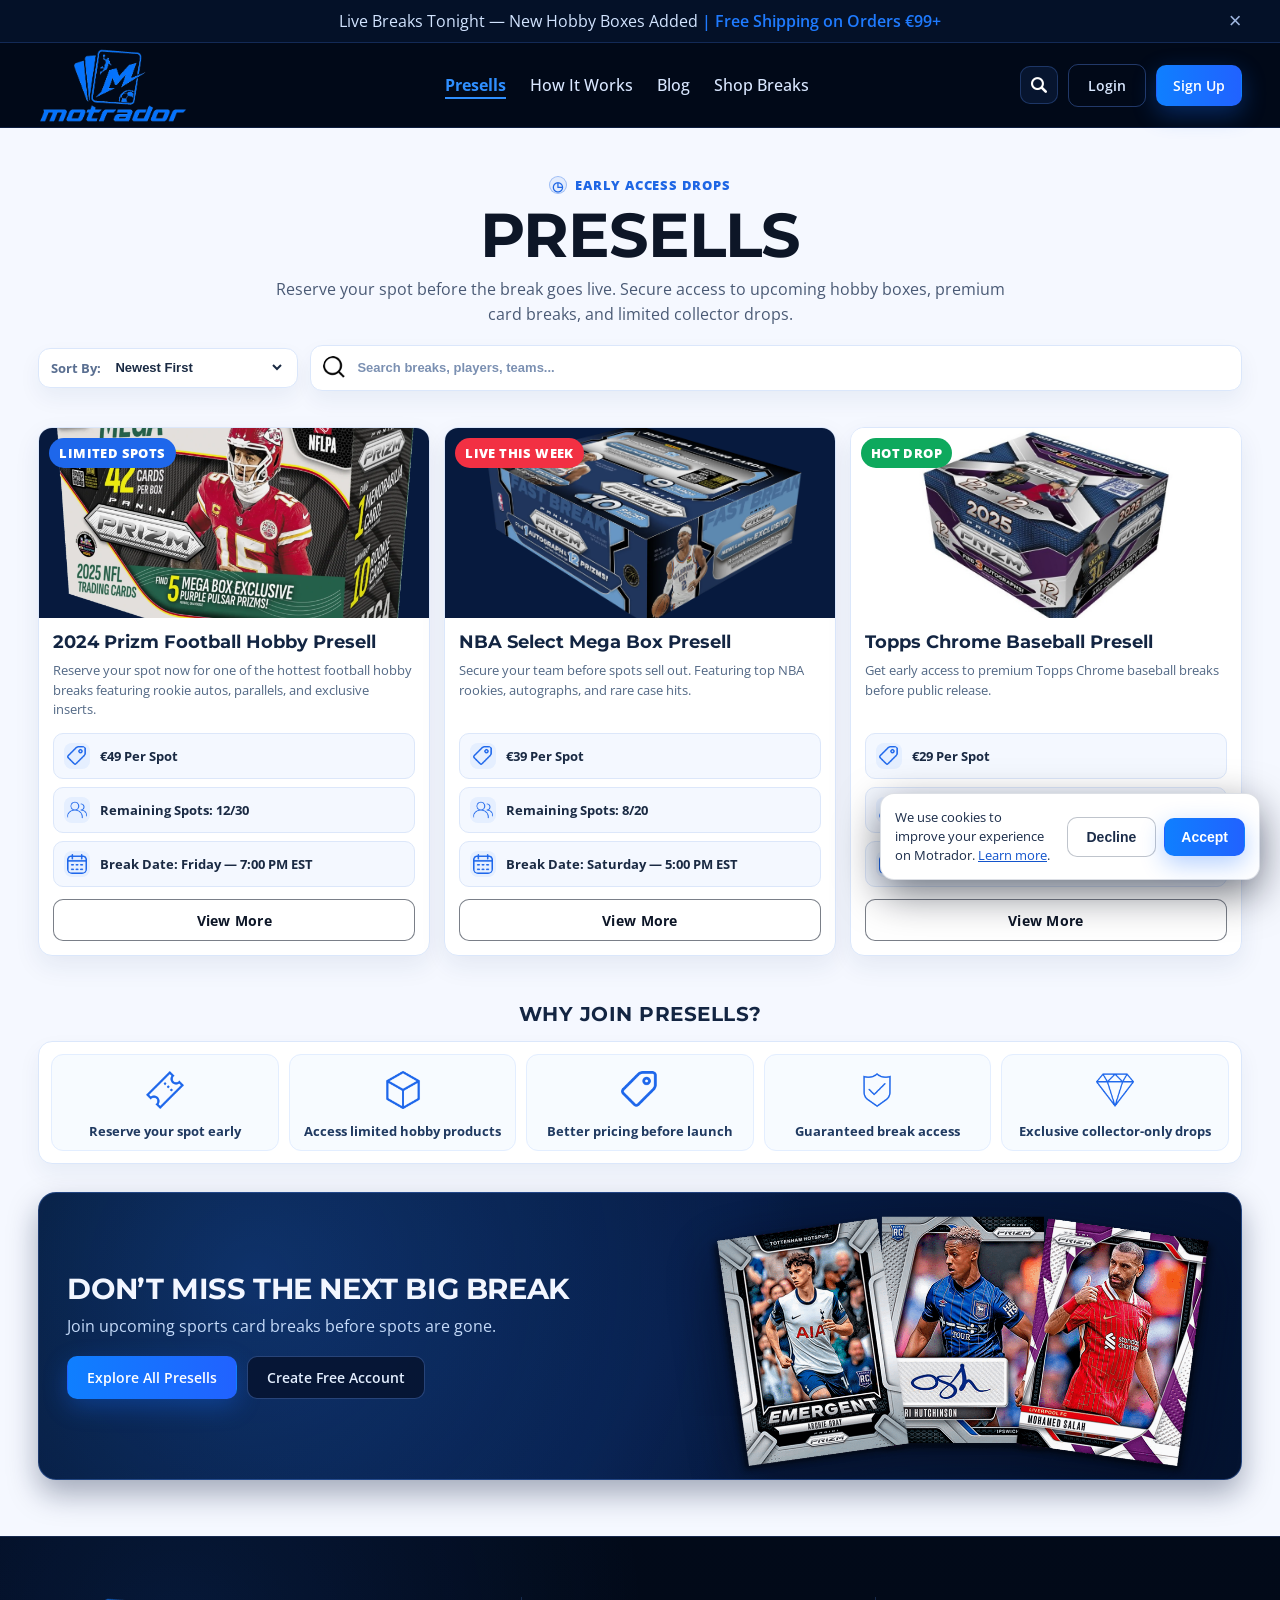
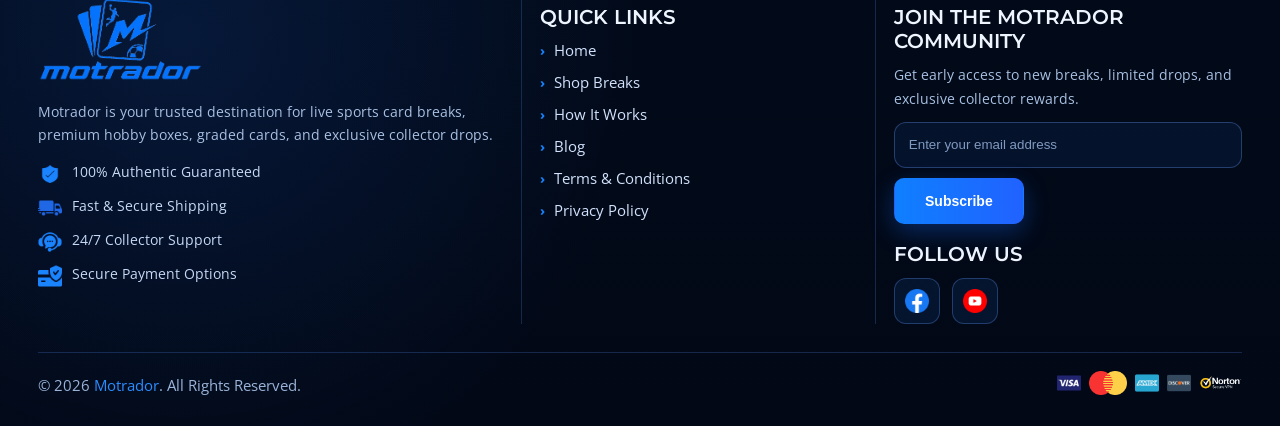
<file: presells.html>
<!DOCTYPE html>
<html lang="en">

<head>
    <meta charset="UTF-8">
    <meta name="viewport" content="width=device-width, initial-scale=1.0">
    <title>Presells</title>
    <link rel="stylesheet" href="https://unpkg.com/aos@2.3.1/dist/aos.css">
    <link rel="preconnect" href="https://fonts.googleapis.com">
    <link rel="preconnect" href="https://fonts.gstatic.com" crossorigin>
    <link href="https://fonts.googleapis.com/css2?family=Montserrat:ital,wght@0,100..900;1,100..900&display=swap"
        rel="stylesheet">
    <link rel="preconnect" href="https://fonts.googleapis.com">
    <link rel="preconnect" href="https://fonts.gstatic.com" crossorigin>
    <link href="https://fonts.googleapis.com/css2?family=Open+Sans:ital,wght@0,300..800;1,300..800&display=swap"
        rel="stylesheet">
    <link rel="stylesheet" href="./assets/css/styles.css">
    <link rel="stylesheet" href="./assets/css/responsive.css">
    <link rel="shortcut icon" href="./assets/images/favicon.ico" type="image/x-icon">
</head>

<body>
    <div class="topbar">
        <div class="container topbar-inner">
            <p>
                Live Breaks Tonight — New Hobby Boxes Added
                <span>| Free Shipping on Orders €99+</span>
            </p>
            <button class="topbar-close" aria-label="Close top announcement">&times;</button>
        </div>
    </div>

    <header class="site-header">
        <div class="container header-inner">
            <a class="brand" href="./index.html">
                <img src="./assets/images/logo.png" alt="Motrador logo">
            </a>

            <button class="menu-toggle" aria-label="Toggle menu" aria-expanded="false" aria-controls="headerMenu">
                <img src="./assets/images/menu.png" alt="Menu" class="menu-toggle-icon">
            </button>

            <div class="header-menu" id="headerMenu">
                <nav class="main-nav" id="mainNav">
                    <a href="./presells.html" class="active">Presells</a>
                    <a href="./how-it-works.html">How It Works</a>
                   
                    <a href="./blogs.html">Blog</a>
                    <a href="./shop-breaks.html">Shop Breaks</a>
                </nav>

                <div class="header-actions">
                    <button class="icon-btn header-search-trigger" aria-label="Open search" type="button">
                        <img src="./assets/images/magnifying-glass.png" alt="Search icon" class="search-btn-icon">
                    </button>
                    <a class="btn btn-outline" href="./login.html">Login</a>
                    <a class="btn btn-primary small" href="./join.html">Sign Up</a>
                </div>
            </div>
        </div>
    </header>

    <div class="search-modal" id="searchModal" aria-hidden="true">
        <div class="search-modal-backdrop" data-search-modal-close></div>
        <div class="search-modal-dialog" role="dialog" aria-modal="true" aria-labelledby="searchModalTitle">
            <button class="search-modal-close" type="button" aria-label="Close search" data-search-modal-close>&times;</button>
            <p class="search-modal-kicker">Quick Search</p>
            <h2 id="searchModalTitle">Search Motrador</h2>
            <form class="search-modal-form" id="searchModalForm" role="search">
                <input type="search" id="searchModalInput" class="search-modal-input"
                    placeholder="Search pages, breaks, blogs..." autocomplete="off">
                <button type="submit" class="btn btn-primary">Search</button>
            </form>
            <p class="search-modal-helper">Try: "football", "shop", "blog", "login"</p>
            <div class="search-modal-results-wrap">
                <p class="search-modal-status" id="searchModalStatus">Start typing to see matching results.</p>
                <div class="search-modal-results" id="searchModalResults" aria-live="polite"></div>
            </div>
        </div>
    </div>

    <main>
        <section class="presells-hero">
            <div class="container presells-hero-inner">
                <p class="presells-kicker" data-aos="fade-up">
                    <span class="presells-kicker-icon" aria-hidden="true">◷</span>
                    EARLY ACCESS DROPS
                </p>
                <h1 class="presells-title" data-aos="fade-up" data-aos-delay="60">PRESELLS</h1>
                <p class="presells-subtitle" data-aos="fade-up" data-aos-delay="120">
                    Reserve your spot before the break goes live. Secure access to upcoming hobby boxes, premium card
                    breaks, and limited collector drops.
                </p>

                <div class="presells-toolbar" data-aos="fade-up" data-aos-delay="180">
                    <label class="presells-field">
                        <span class="presells-field-label">Sort By:</span>
                        <select class="presells-select" name="sort">
                            <option selected>Newest First</option>
                            <option>Price: Low to High</option>
                            <option>Price: High to Low</option>
                            <option>Most Popular</option>
                            <option>Spots Remaining</option>
                        </select>
                    </label>

                    <label class="presells-search">
                        <img class="presells-search-icon" src="./assets/images/search-icon-black.png"
                            alt="Search">
                        <input class="presells-search-input" type="search"
                            placeholder="Search breaks, players, teams..." aria-label="Search breaks, players, teams">
                    </label>
                </div>
            </div>
        </section>

        <div class="presells-products">
            <div class="container">
                <div class="presells-grid" data-aos="fade-up" data-aos-delay="80">
                    <article class="presell-card">
                        <div class="presell-media">
                            <span class="presell-badge limited">LIMITED SPOTS</span>
                            <img src="./assets/images/football-prizm.webp" alt="2024 Prizm Football Hobby Presell">
                        </div>
                        <div class="presell-body">
                            <h3 class="presell-title">2024 Prizm Football Hobby Presell</h3>
                            <p class="presell-desc">
                                Reserve your spot now for one of the hottest football hobby breaks featuring rookie
                                autos, parallels, and exclusive inserts.
                            </p>

                            <div class="presell-details">
                                <div class="presell-detail">
                                        <img class="presell-detail-icon" src="./assets/images/price-tag.png"
                                            alt="Price">
                                    <span class="presell-detail-text">€49 Per Spot</span>
                                </div>
                                <div class="presell-detail">
                                        <img class="presell-detail-icon" src="./assets/images/user.png"
                                            alt="Spots remaining">
                                    <span class="presell-detail-text">Remaining Spots: 12/30</span>
                                </div>
                                <div class="presell-detail">
                                        <img class="presell-detail-icon" src="./assets/images/calendar.png"
                                            alt="Break date">
                                    <span class="presell-detail-text">Break Date: Friday — 7:00 PM EST</span>
                                </div>
                            </div>

                            <div class="presell-actions">
                                <a href="#" class="btn btn-outline presell-btn">View More</a>
                            </div>
                        </div>
                    </article>

                    <article class="presell-card">
                        <div class="presell-media">
                            <span class="presell-badge live">LIVE THIS WEEK</span>
                            <img src="./assets/images/basketball-prizm.webp" alt="NBA Select Mega Box Presell">
                        </div>
                        <div class="presell-body">
                            <h3 class="presell-title">NBA Select Mega Box Presell</h3>
                            <p class="presell-desc">
                                Secure your team before spots sell out. Featuring top NBA rookies, autographs, and rare
                                case hits.
                            </p>

                            <div class="presell-details">
                                <div class="presell-detail">
                                    <img class="presell-detail-icon" src="./assets/images/price-tag.png"
                                        alt="Price">
                                    <span class="presell-detail-text">€39 Per Spot</span>
                                </div>
                                <div class="presell-detail">
                                    <img class="presell-detail-icon" src="./assets/images/user.png"
                                        alt="Spots remaining">
                                    <span class="presell-detail-text">Remaining Spots: 8/20</span>
                                </div>
                                <div class="presell-detail">
                                    <img class="presell-detail-icon" src="./assets/images/calendar.png"
                                        alt="Break date">
                                    <span class="presell-detail-text">Break Date: Saturday — 5:00 PM EST</span>
                                </div>
                            </div>

                            <div class="presell-actions">
                                <a href="#" class="btn btn-outline presell-btn">View More</a>
                            </div>
                        </div>
                    </article>

                    <article class="presell-card">
                        <div class="presell-media">
                            <span class="presell-badge hot">HOT DROP</span>
                            <img src="./assets/images/baseball-prizm.jpg" alt="Topps Chrome Baseball Presell">
                        </div>
                        <div class="presell-body">
                            <h3 class="presell-title">Topps Chrome Baseball Presell</h3>
                            <p class="presell-desc">
                                Get early access to premium Topps Chrome baseball breaks before public release.
                            </p>

                            <div class="presell-details">
                                <div class="presell-detail">
                                    <img class="presell-detail-icon" src="./assets/images/price-tag.png"
                                        alt="Price">
                                    <span class="presell-detail-text">€29 Per Spot</span>
                                </div>
                                <div class="presell-detail">
                                    <img class="presell-detail-icon" src="./assets/images/user.png"
                                        alt="Spots remaining">
                                    <span class="presell-detail-text">Remaining Spots: 15/25</span>
                                </div>
                                <div class="presell-detail">
                                    <img class="presell-detail-icon" src="./assets/images/calendar.png"
                                        alt="Break date">
                                    <span class="presell-detail-text">Break Date: Sunday — 6:30 PM EST</span>
                                </div>
                            </div>

                            <div class="presell-actions">
                                <a href="#" class="btn btn-outline presell-btn">View More</a>
                            </div>
                        </div>
                    </article>
                </div>
            </div>
        </div>

        <section class="presells-why">
            <div class="container" data-aos="fade-up">
                <h2 class="presells-why-title">WHY JOIN PRESELLS?</h2>
                <div class="presells-why-grid">
                    <div class="presells-why-item">
                        <img class="presells-why-icon" src="./assets/images/tickets.png" alt="Reserve early">
                        Reserve your spot early
                    </div>
                    <div class="presells-why-item">
                        <img class="presells-why-icon" src="./assets/images/3d-cube.png" alt="Limited products">
                        Access limited hobby products
                    </div>
                    <div class="presells-why-item">
                        <img class="presells-why-icon" src="./assets/images/price-tag.png" alt="Better pricing">
                        Better pricing before launch
                    </div>
                    <div class="presells-why-item">
                        <img class="presells-why-icon" src="./assets/images/verify.png" alt="Guaranteed access">
                        Guaranteed break access
                    </div>
                    <div class="presells-why-item">
                        <img class="presells-why-icon" src="./assets/images/diamond.png" alt="Exclusive drops">
                        Exclusive collector-only drops
                    </div>
                </div>
            </div>
        </section>

        <section class="presells-cta">
            <div class="container">
                <div class="presells-cta-card" data-aos="fade-up">
                    <div class="presells-cta-content">
                        <h2>DON’T MISS THE NEXT BIG BREAK</h2>
                        <p>Join upcoming sports card breaks before spots are gone.</p>
                        <div class="presells-cta-actions">
                            <a href="./shop-breaks.html" class="btn btn-primary">Explore All Presells</a>
                            <a href="./join.html" class="btn btn-dark">Create Free Account</a>
                        </div>
                    </div>
                    <div class="presells-cta-media" aria-hidden="true">
                        <img src="./assets/images/break-news.png" alt="">
                    </div>
                </div>
            </div>
        </section>
    </main>

    <footer class="site-footer">
        <div class="container">
            <div class="footer-grid">
                <div class="footer-brand">
                    <a href="./index.html"><img src="./assets/images/logo.png" alt="Motrador logo"></a>

                    <p class="footer-desc">
                        Motrador is your trusted destination for live sports card breaks, premium hobby boxes, graded
                        cards, and exclusive collector drops.
                    </p>
                    <ul class="footer-brand-points">
                        <li><span>🛡️</span>100% Authentic Guaranteed</li>
                        <li><span>🚚</span>Fast &amp; Secure Shipping</li>
                        <li><span>🎧</span>24/7 Collector Support</li>
                        <li><span>🔒</span>Secure Payment Options</li>
                    </ul>
                </div>

                <section class="footer-links">
                    <h4>Quick Links</h4>
                    <ul>
                        <li><a href="./index.html">Home</a></li>
                        <li><a href="./shop-breaks.html">Shop Breaks</a></li>
                        
                        <li><a href="./how-it-works.html">How It Works</a></li>
                        
                        <li><a href="./blogs.html">Blog</a></li>
                        
                        <li><a href="./terms-condition.html">Terms &amp; Conditions</a></li>
                        <li><a href="./privacy-policy.html">Privacy Policy</a></li>
                    </ul>
                </section>

                <section class="footer-newsletter">
                    <h4>JOIN THE MOTRADOR COMMUNITY</h4>
                    <p>Get early access to new breaks, limited drops, and exclusive collector rewards.</p>
                    <form action="./join.html" method="post">
                        <input type="email" placeholder="Enter your email address" aria-label="Email address">
                        <button type="submit" class="btn btn-primary">Subscribe</button>
                    </form>
                    <h4 class="footer-social-title">Follow Us</h4>
                    <div class="footer-logo-list">
                        <a href="#" aria-label="Facebook">
                            <img src="./assets/images/facebook-logo.png" alt="Facebook">
                        </a>
                        <a href="#" aria-label="YouTube">
                            <img src="./assets/images/youtube.png" alt="YouTube">
                        </a>
                    </div>
                </section>
            </div>

            <div class="footer-bottom">
                <p class="footer-copy">&copy; 2026 <a href="./index.html">Motrador</a>. All Rights Reserved.</p>
                <!-- <ul class="footer-bottom-links">
                    <li><a href="#">Authentic Sports Cards</a></li>
                    <li><a href="#">Live Breaks</a></li>
                    <li><a href="#">Hobby Boxes</a></li>
                    <li><a href="#">Collector Community</a></li>
                </ul> -->
                <div class="footer-payments">
                    <a href="#"><img src="./assets/images/visa.png" alt="Visa"></a>
                    <a href="#"><img src="./assets/images/card.png" alt="Mastercard"></a>
                    <a href="#"><img src="./assets/images/amex.png" alt="American Express"></a>
                    <a href="#"><img src="./assets/images/discover.png" alt="Discover"></a>
                    <a href="#"><img src="./assets/images/nortan.png" alt="Norton Secured"></a>
                </div>
            </div>
        </div>
    </footer>

    <script src="https://unpkg.com/aos@2.3.1/dist/aos.js"></script>
    <script src="./assets/js/index.js"></script>
</body>

</html>
</file>
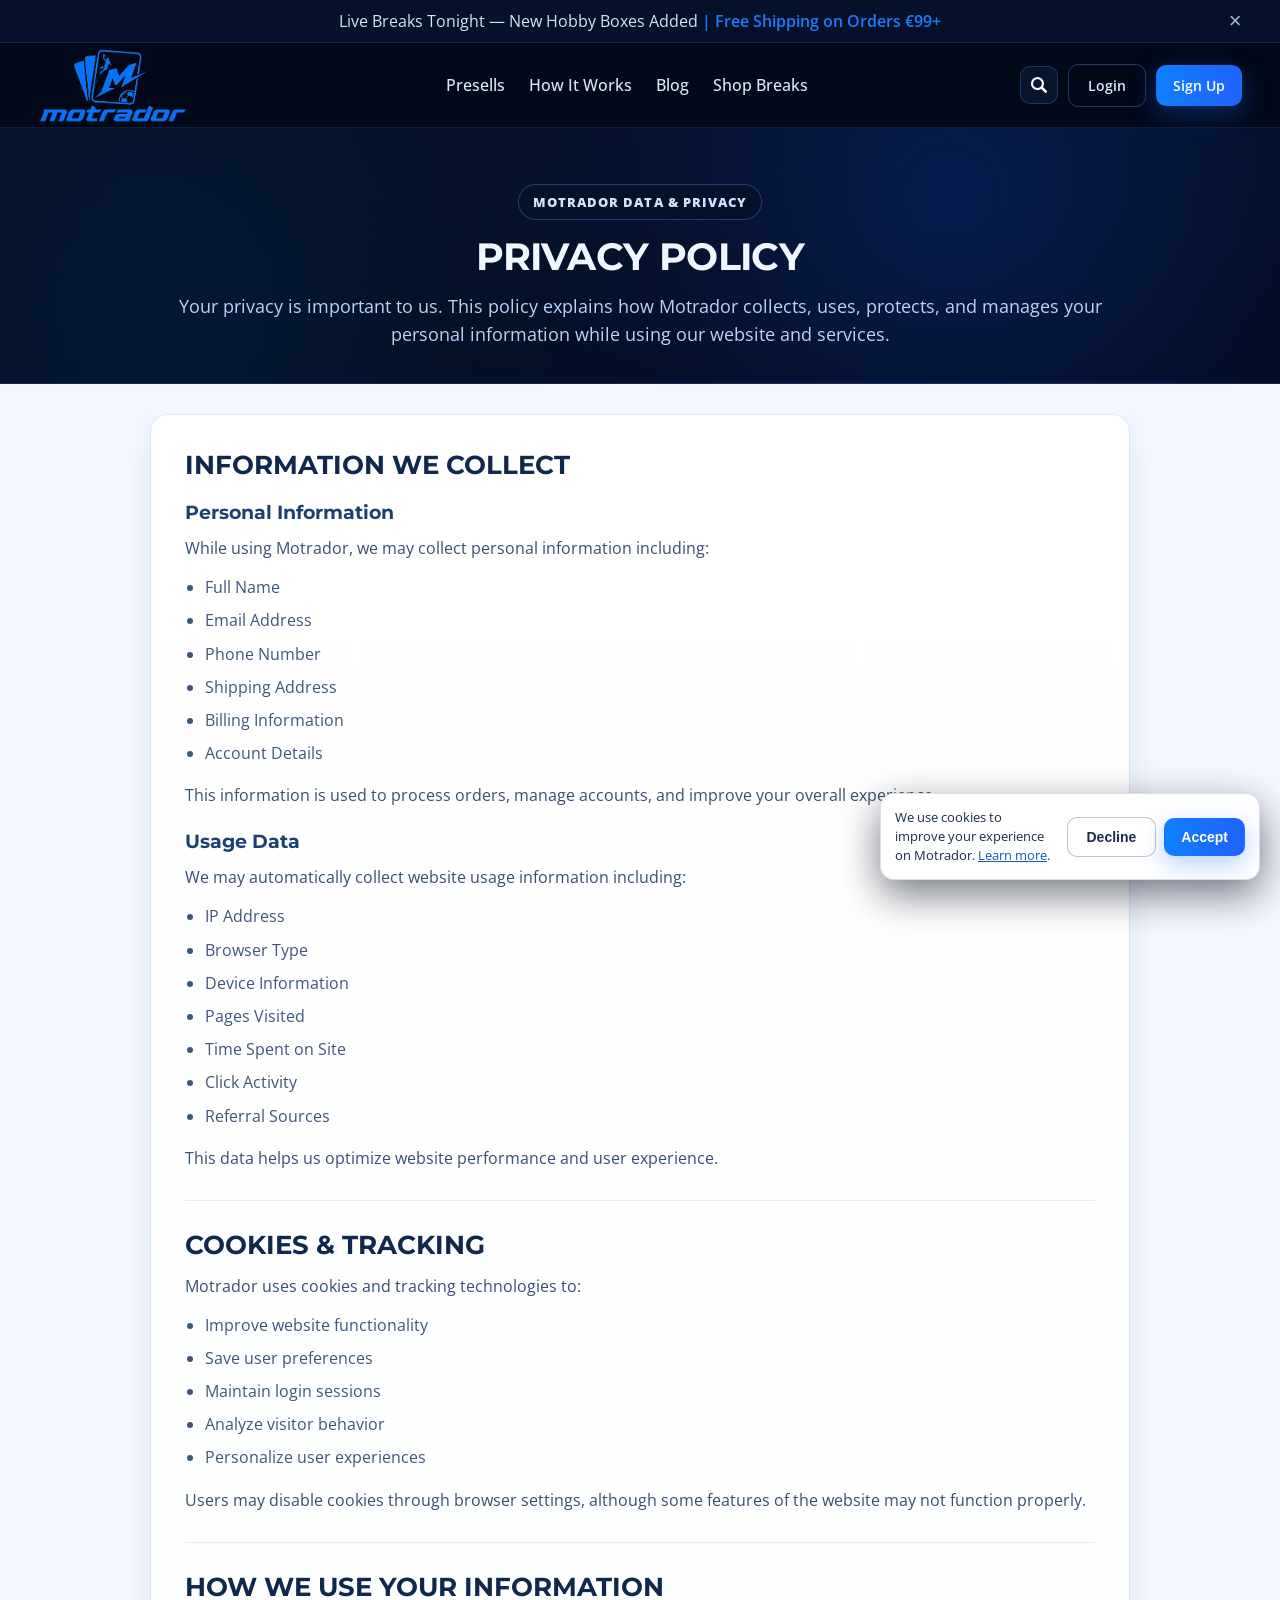
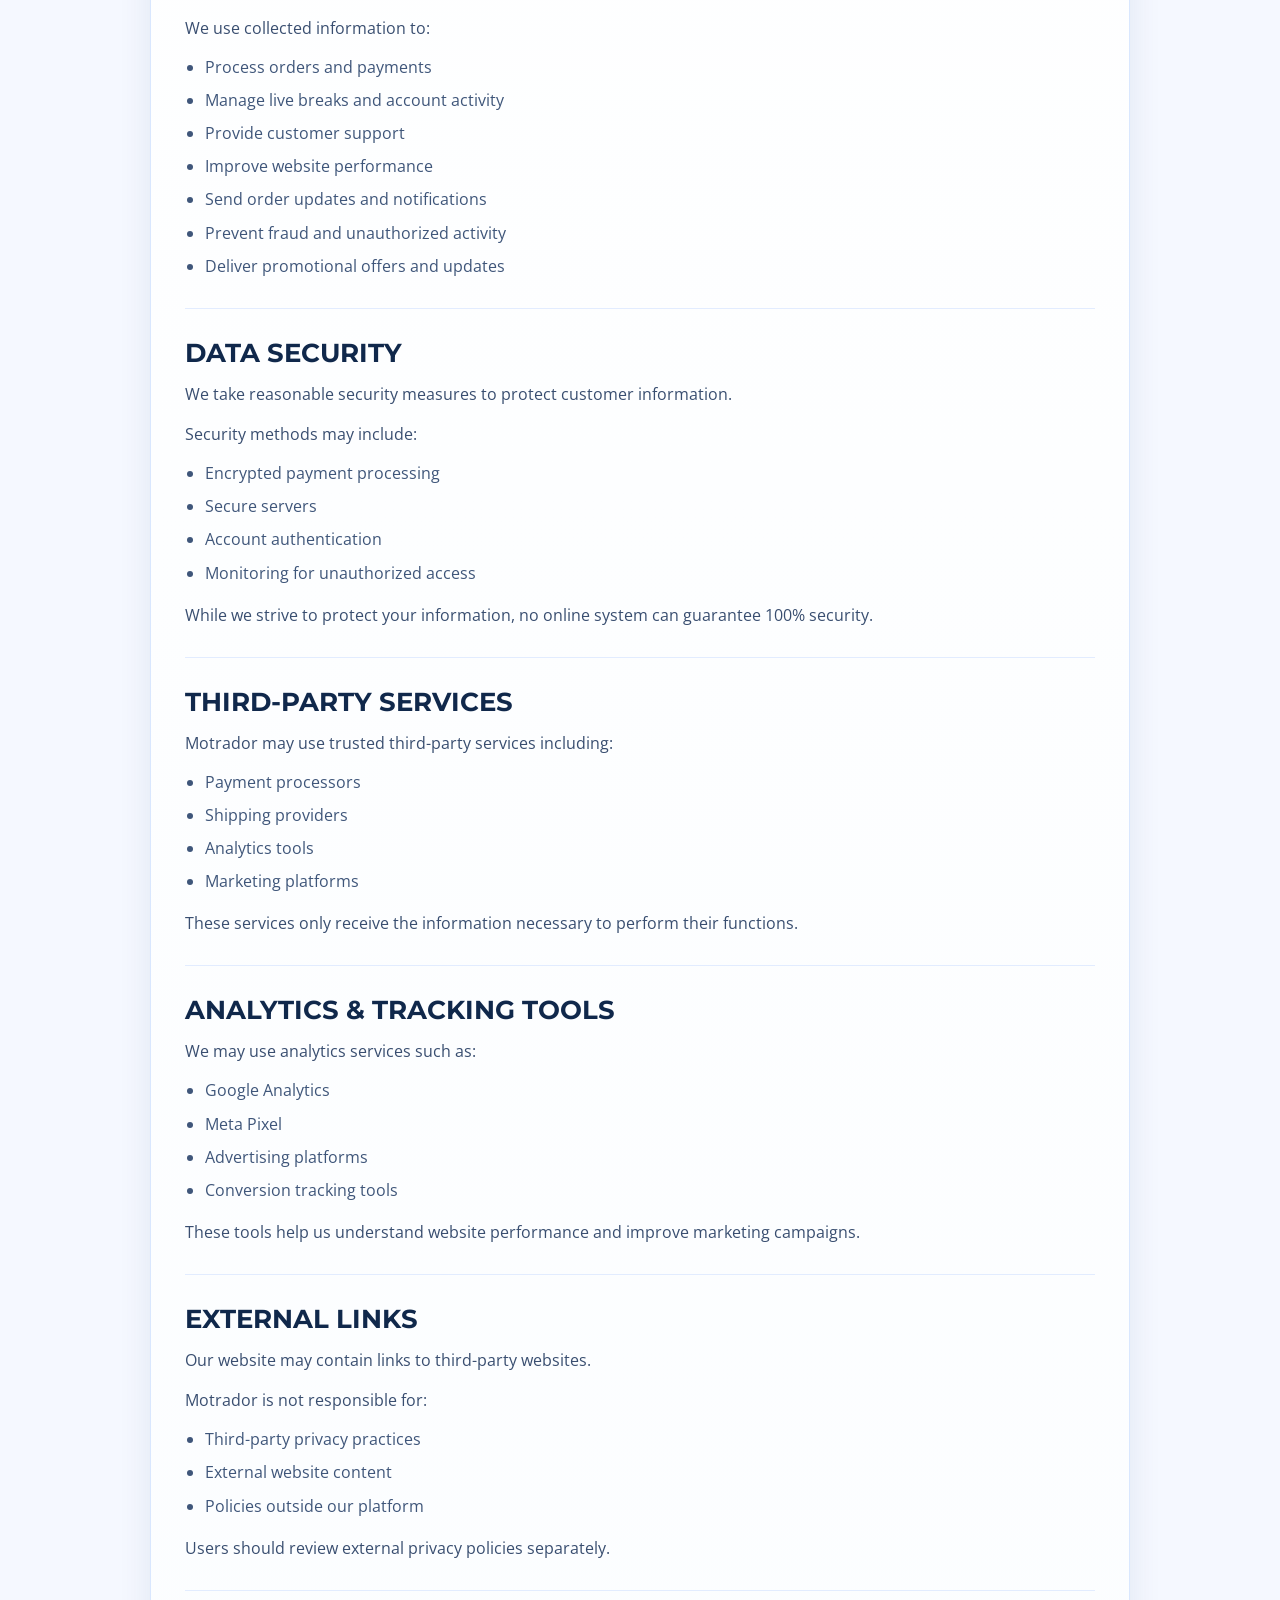
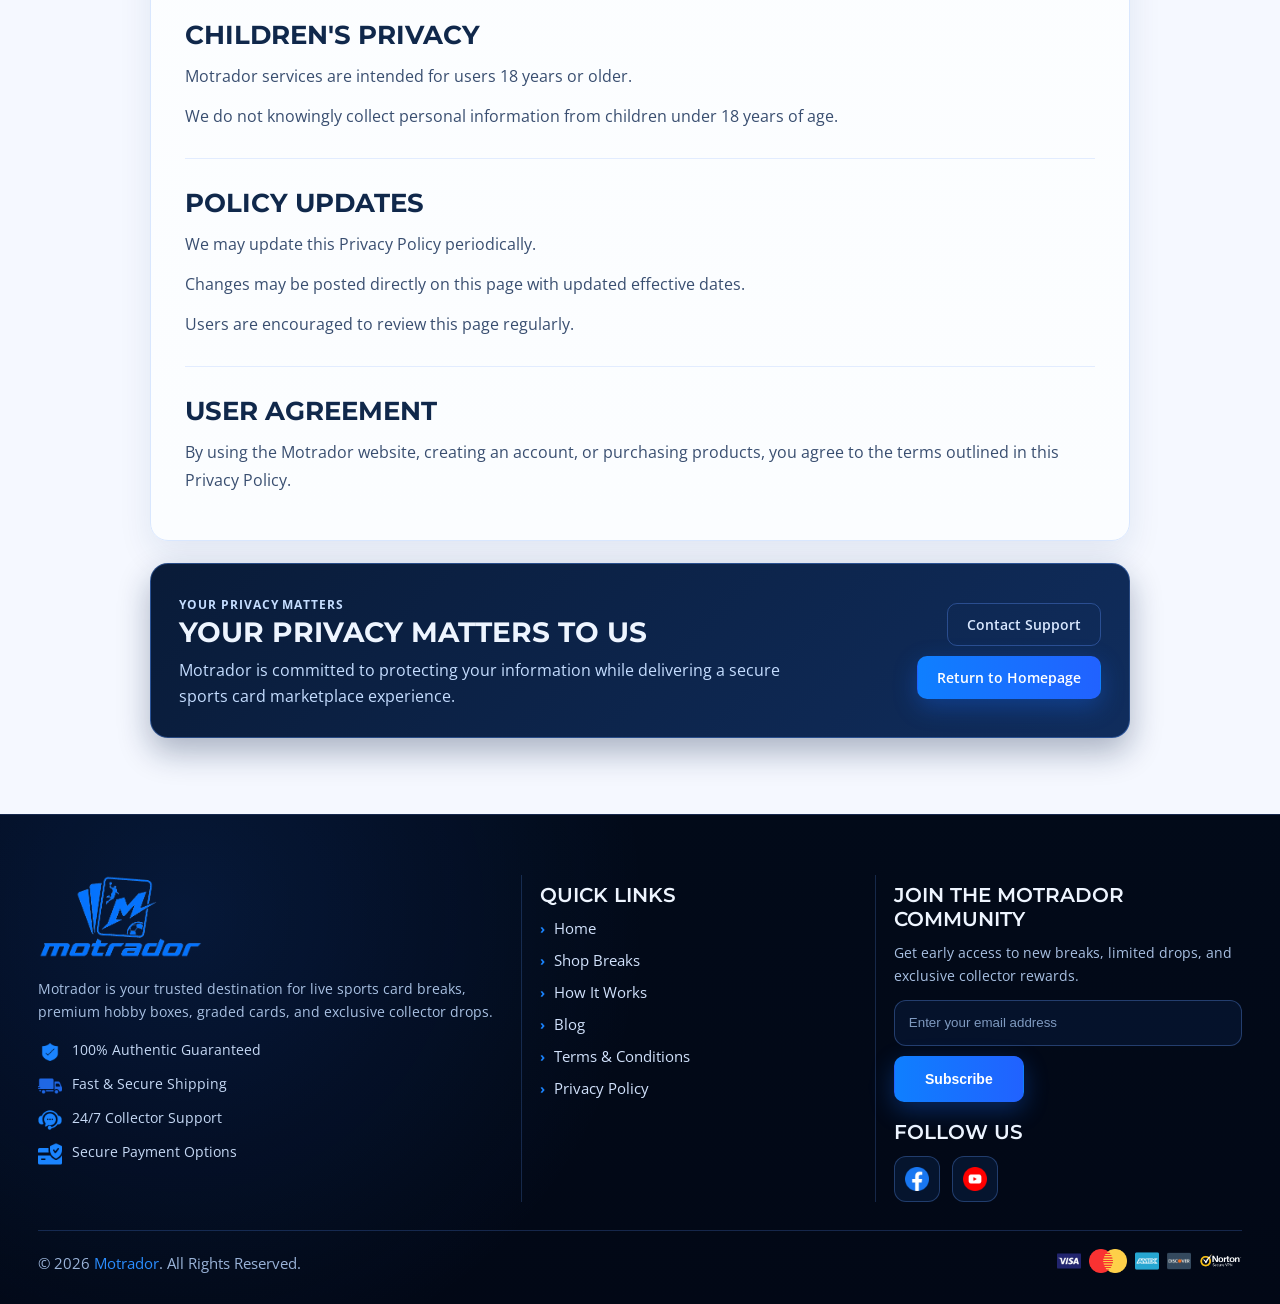
<file: privacy-policy.html>
<!DOCTYPE html>
<html lang="en">
<head>
    <meta charset="UTF-8">
    <meta name="viewport" content="width=device-width, initial-scale=1.0">
    <link rel="stylesheet" href="https://unpkg.com/aos@2.3.1/dist/aos.css">
    <link rel="preconnect" href="https://fonts.googleapis.com">
    <link rel="preconnect" href="https://fonts.gstatic.com" crossorigin>
    <link href="https://fonts.googleapis.com/css2?family=Montserrat:ital,wght@0,100..900;1,100..900&display=swap"
        rel="stylesheet">
    <link rel="preconnect" href="https://fonts.googleapis.com">
    <link rel="preconnect" href="https://fonts.gstatic.com" crossorigin>
    <link href="https://fonts.googleapis.com/css2?family=Open+Sans:ital,wght@0,300..800;1,300..800&display=swap"
        rel="stylesheet">
    <link rel="stylesheet" href="./assets/css/styles.css">
    <link rel="stylesheet" href="./assets/css/responsive.css">
    <link rel="shortcut icon" href="./assets/images/favicon.ico" type="image/x-icon">
    <title>Privacy policy</title>
</head>
<body>
    <div class="topbar">
        <div class="container topbar-inner"> 
            <p>
                Live Breaks Tonight — New Hobby Boxes Added
                <span>| Free Shipping on Orders €99+</span>
            </p>
            <button class="topbar-close" aria-label="Close top announcement">&times;</button>
        </div>
    </div>

    <header class="site-header">
        <div class="container header-inner">
            <a class="brand" href="./index.html">
                <img src="./assets/images/logo.png" alt="Motrador logo">
            </a>

            <button class="menu-toggle" aria-label="Toggle menu" aria-expanded="false" aria-controls="headerMenu">
                <img src="./assets/images/menu.png" alt="Menu" class="menu-toggle-icon">
            </button>

            <div class="header-menu" id="headerMenu">
                <nav class="main-nav" id="mainNav">
                    <a href="./presells.html">Presells</a>
                    <a href="./how-it-works.html">How It Works</a>
                   
                    <a href="./blogs.html">Blog</a>
                    <a href="./shop-breaks.html">Shop Breaks</a>
                </nav>

                <div class="header-actions">
                    <button class="icon-btn header-search-trigger" aria-label="Open search" type="button">
                        <img src="./assets/images/magnifying-glass.png" alt="Search icon" class="search-btn-icon">
                    </button>
                    <a class="btn btn-outline" href="./login.html">Login</a>
                    <a class="btn btn-primary small" href="./join.html">Sign Up</a>
                </div>
            </div>
        </div>
    </header>

    <div class="search-modal" id="searchModal" aria-hidden="true">
        <div class="search-modal-backdrop" data-search-modal-close></div>
        <div class="search-modal-dialog" role="dialog" aria-modal="true" aria-labelledby="searchModalTitle">
            <button class="search-modal-close" type="button" aria-label="Close search" data-search-modal-close>&times;</button>
            <p class="search-modal-kicker">Quick Search</p>
            <h2 id="searchModalTitle">Search Motrador</h2>
            <form class="search-modal-form" id="searchModalForm" role="search">
                <input type="search" id="searchModalInput" class="search-modal-input"
                    placeholder="Search pages, breaks, blogs..." autocomplete="off">
                <button type="submit" class="btn btn-primary">Search</button>
            </form>
            <p class="search-modal-helper">Try: "football", "shop", "blog", "login"</p>
            <div class="search-modal-results-wrap">
                <p class="search-modal-status" id="searchModalStatus">Start typing to see matching results.</p>
                <div class="search-modal-results" id="searchModalResults" aria-live="polite"></div>
            </div>
        </div>
    </div>

    <main class="blog-single-main terms-page-main">
        <section class="blog-single-hero">
            <div class="container">
                <div class="blog-single-hero-card" data-aos="fade-up">
                    <p class="blog-single-kicker">Motrador Data &amp; Privacy</p>
                    <h1>Privacy Policy</h1>
                    <p class="blog-single-lead">
                        Your privacy is important to us. This policy explains how Motrador collects, uses, protects,
                        and manages your personal information while using our website and services.
                    </p>
                </div>
            </div>
        </section>

        <div class="blog-single-content-wrap terms-content-wrap">
            <div class="container">
                <div class="blog-single-article terms-article" data-aos="fade-up" data-aos-delay="70">
                    <section class="terms-block">
                        <h2>Information We Collect</h2>
                        <h3>Personal Information</h3>
                        <p>While using Motrador, we may collect personal information including:</p>
                        <ul>
                            <li>Full Name</li>
                            <li>Email Address</li>
                            <li>Phone Number</li>
                            <li>Shipping Address</li>
                            <li>Billing Information</li>
                            <li>Account Details</li>
                        </ul>
                        <p>
                            This information is used to process orders, manage accounts, and improve your overall
                            experience.
                        </p>

                        <h3>Usage Data</h3>
                        <p>We may automatically collect website usage information including:</p>
                        <ul>
                            <li>IP Address</li>
                            <li>Browser Type</li>
                            <li>Device Information</li>
                            <li>Pages Visited</li>
                            <li>Time Spent on Site</li>
                            <li>Click Activity</li>
                            <li>Referral Sources</li>
                        </ul>
                        <p>This data helps us optimize website performance and user experience.</p>
                    </section>

                    <section class="terms-block">
                        <h2>Cookies &amp; Tracking</h2>
                        <p>Motrador uses cookies and tracking technologies to:</p>
                        <ul>
                            <li>Improve website functionality</li>
                            <li>Save user preferences</li>
                            <li>Maintain login sessions</li>
                            <li>Analyze visitor behavior</li>
                            <li>Personalize user experiences</li>
                        </ul>
                        <p>
                            Users may disable cookies through browser settings, although some features of the website
                            may not function properly.
                        </p>
                    </section>

                    <section class="terms-block">
                        <h2>How We Use Your Information</h2>
                        <p>We use collected information to:</p>
                        <ul>
                            <li>Process orders and payments</li>
                            <li>Manage live breaks and account activity</li>
                            <li>Provide customer support</li>
                            <li>Improve website performance</li>
                            <li>Send order updates and notifications</li>
                            <li>Prevent fraud and unauthorized activity</li>
                            <li>Deliver promotional offers and updates</li>
                        </ul>
                    </section>

                    <section class="terms-block">
                        <h2>Data Security</h2>
                        <p>We take reasonable security measures to protect customer information.</p>
                        <p>Security methods may include:</p>
                        <ul>
                            <li>Encrypted payment processing</li>
                            <li>Secure servers</li>
                            <li>Account authentication</li>
                            <li>Monitoring for unauthorized access</li>
                        </ul>
                        <p>
                            While we strive to protect your information, no online system can guarantee 100% security.
                        </p>
                    </section>

                    <section class="terms-block">
                        <h2>Third-Party Services</h2>
                        <p>Motrador may use trusted third-party services including:</p>
                        <ul>
                            <li>Payment processors</li>
                            <li>Shipping providers</li>
                            <li>Analytics tools</li>
                            <li>Marketing platforms</li>
                        </ul>
                        <p>These services only receive the information necessary to perform their functions.</p>
                    </section>

                    <section class="terms-block">
                        <h2>Analytics &amp; Tracking Tools</h2>
                        <p>We may use analytics services such as:</p>
                        <ul>
                            <li>Google Analytics</li>
                            <li>Meta Pixel</li>
                            <li>Advertising platforms</li>
                            <li>Conversion tracking tools</li>
                        </ul>
                        <p>These tools help us understand website performance and improve marketing campaigns.</p>
                    </section>

                    <section class="terms-block">
                        <h2>External Links</h2>
                        <p>Our website may contain links to third-party websites.</p>
                        <p>Motrador is not responsible for:</p>
                        <ul>
                            <li>Third-party privacy practices</li>
                            <li>External website content</li>
                            <li>Policies outside our platform</li>
                        </ul>
                        <p>Users should review external privacy policies separately.</p>
                    </section>

                    <section class="terms-block">
                        <h2>Children's Privacy</h2>
                        <p>Motrador services are intended for users 18 years or older.</p>
                        <p>We do not knowingly collect personal information from children under 18 years of age.</p>
                    </section>

                    <section class="terms-block">
                        <h2>Policy Updates</h2>
                        <p>We may update this Privacy Policy periodically.</p>
                        <p>Changes may be posted directly on this page with updated effective dates.</p>
                        <p>Users are encouraged to review this page regularly.</p>
                    </section>

                    <!-- <section class="terms-block">
                        <h2>Contact Us</h2>
                        <p>If you have questions regarding this Privacy Policy, please contact:</p>
                        <ul>
                            <li>Support Email: support@motradorbreaks.com</li>
                            <li>Shipping Support: shipping@motradorbreaks.com</li>
                            <li>Business Inquiries: partners@motradorbreaks.com</li>
                        </ul>
                    </section> -->

                    <section class="terms-block">
                        <h2>User Agreement</h2>
                        <p>
                            By using the Motrador website, creating an account, or purchasing products, you agree to
                            the terms outlined in this Privacy Policy.
                        </p>
                    </section>
                </div>

                <section class="terms-cta-card" data-aos="fade-up" data-aos-delay="120">
                    <div class="terms-cta-content">
                        <p class="terms-cta-kicker">Your Privacy Matters</p>
                        <h2>Your Privacy Matters to Us</h2>
                        <p>
                            Motrador is committed to protecting your information while delivering a secure sports card
                            marketplace experience.
                        </p>
                    </div>
                    <div class="terms-cta-actions">
                        <a href="#" class="btn btn-outline">Contact Support</a>
                        <a href="./index.html" class="btn btn-primary">Return to Homepage</a>
                    </div>
                </section>
            </div>
        </div>
    </main>

    <footer class="site-footer">
        <div class="container">
            <div class="footer-grid">
                <div class="footer-brand">
                    <a href="./index.html"><img src="./assets/images/logo.png" alt="Motrador logo"></a>

                    <p class="footer-desc">
                        Motrador is your trusted destination for live sports card breaks, premium hobby boxes, graded
                        cards, and exclusive collector drops.
                    </p>
                    <ul class="footer-brand-points">
                        <li><span>🛡️</span>100% Authentic Guaranteed</li>
                        <li><span>🚚</span>Fast &amp; Secure Shipping</li>
                        <li><span>🎧</span>24/7 Collector Support</li>
                        <li><span>🔒</span>Secure Payment Options</li>
                    </ul>
                </div>

                <section class="footer-links">
                    <h4>Quick Links</h4>
                    <ul>
                        <li><a href="./index.html">Home</a></li>
                        <li><a href="./shop-breaks.html">Shop Breaks</a></li>
                        
                        <li><a href="./how-it-works.html">How It Works</a></li>
                        
                        <li><a href="./blogs.html">Blog</a></li>
                        
                        <li><a href="./terms-condition.html">Terms &amp; Conditions</a></li>
                        <li><a href="./privacy-policy.html">Privacy Policy</a></li>
                    </ul>
                </section>

                <section class="footer-newsletter">
                    <h4>JOIN THE MOTRADOR COMMUNITY</h4>
                    <p>Get early access to new breaks, limited drops, and exclusive collector rewards.</p>
                    <form action="./join.html" method="post">
                        <input type="email" placeholder="Enter your email address" aria-label="Email address">
                        <button type="submit" class="btn btn-primary">Subscribe</button>
                    </form>
                    <h4 class="footer-social-title">Follow Us</h4>
                    <div class="footer-logo-list">
                        <a href="#" aria-label="Facebook">
                            <img src="./assets/images/facebook-logo.png" alt="Facebook">
                        </a>
                        <a href="#" aria-label="YouTube">
                            <img src="./assets/images/youtube.png" alt="YouTube">
                        </a>
                    </div>
                </section>
            </div>

            <div class="footer-bottom">
                <p class="footer-copy">&copy; 2026 <a href="./index.html">Motrador</a>. All Rights Reserved.</p>
                <!-- <ul class="footer-bottom-links">
                    <li><a href="#">Authentic Sports Cards</a></li>
                    <li><a href="#">Live Breaks</a></li>
                    <li><a href="#">Hobby Boxes</a></li>
                    <li><a href="#">Collector Community</a></li>
                </ul> -->
                <div class="footer-payments">
                    <a href="#"><img src="./assets/images/visa.png" alt="Visa"></a>
                    <a href="#"><img src="./assets/images/card.png" alt="Mastercard"></a>
                    <a href="#"><img src="./assets/images/amex.png" alt="American Express"></a>
                    <a href="#"><img src="./assets/images/discover.png" alt="Discover"></a>
                    <a href="#"><img src="./assets/images/nortan.png" alt="Norton Secured"></a>
                </div>
            </div>
        </div>
    </footer>
    <script src="https://unpkg.com/aos@2.3.1/dist/aos.js"></script>
    <script src="./assets/js/index.js"></script>
</body>
</html>
</file>
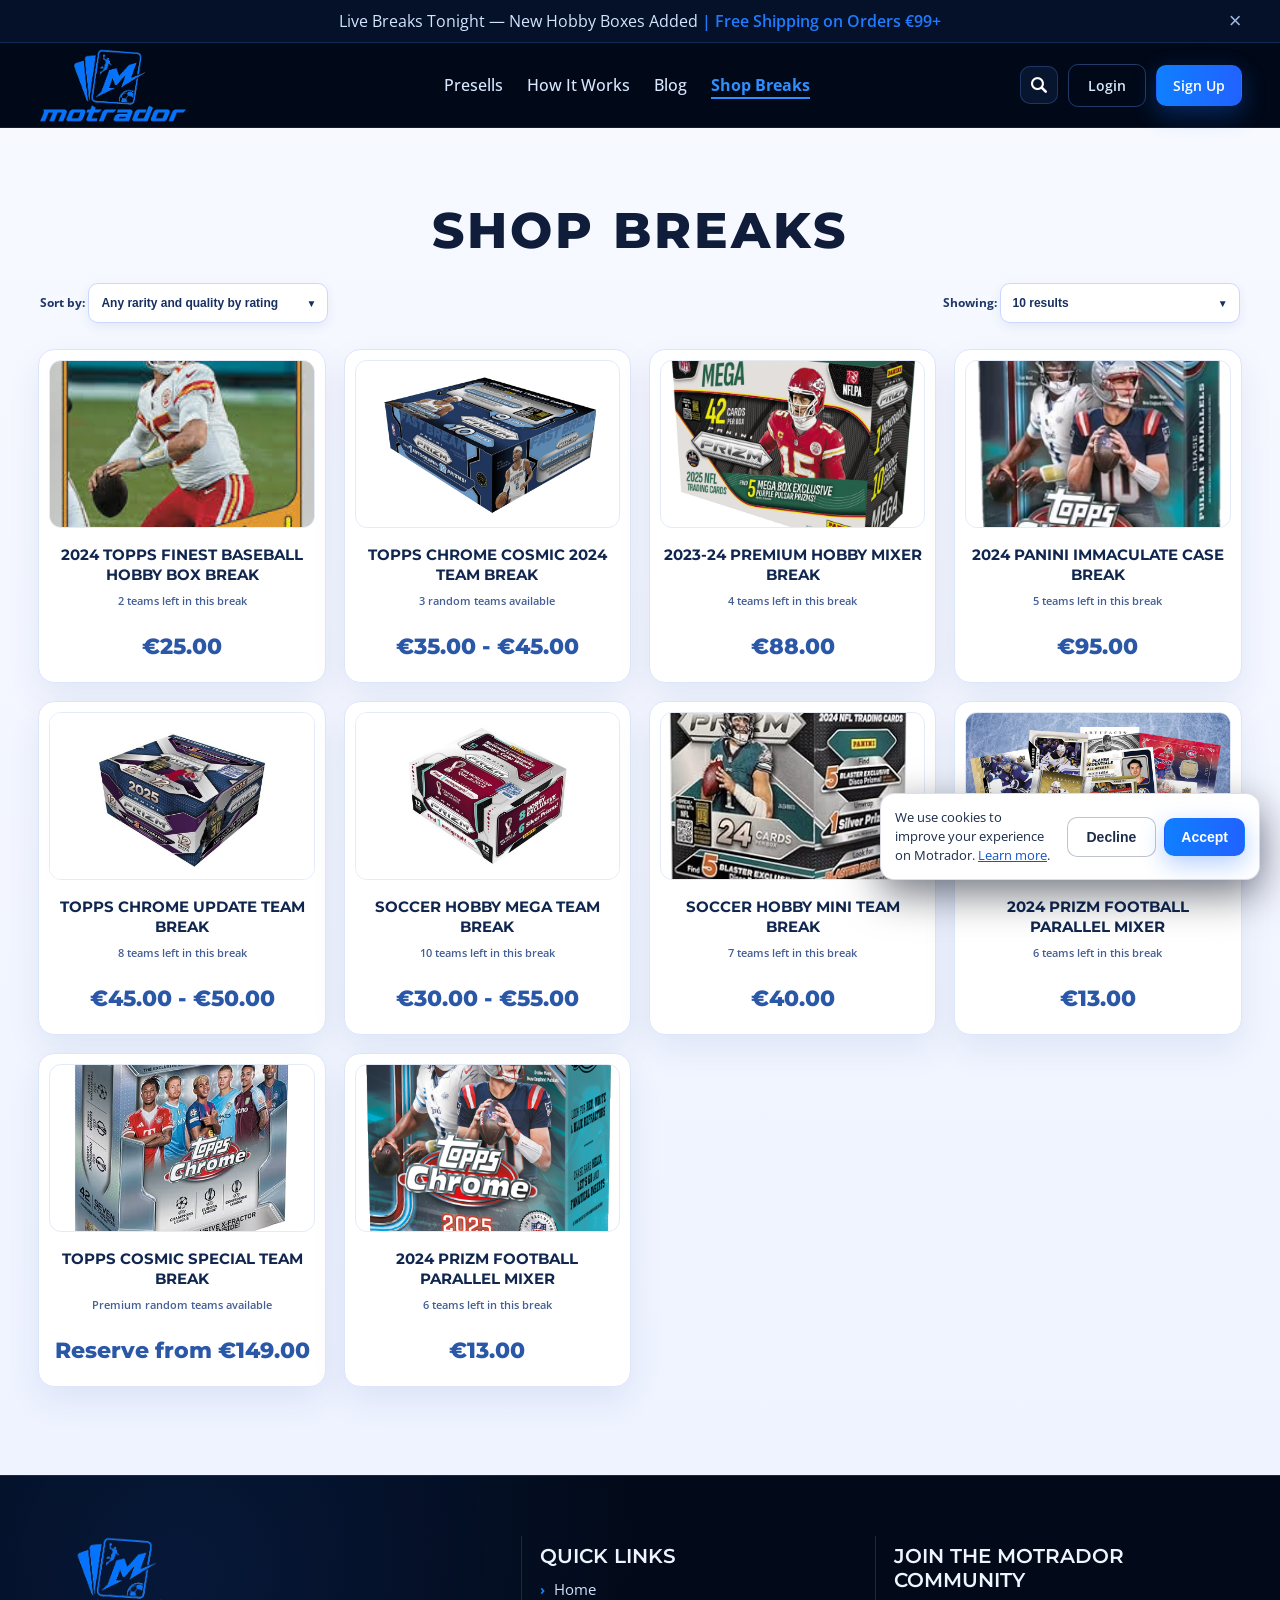
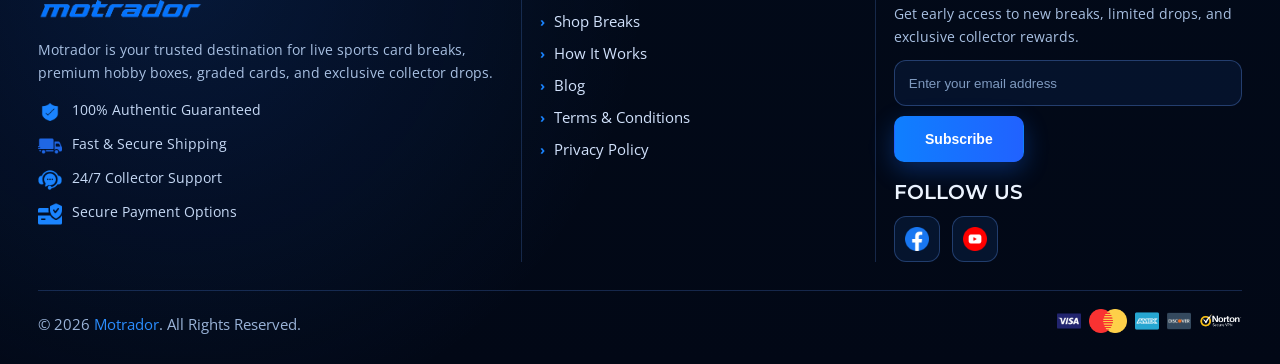
<file: shop-breaks.html>
<!DOCTYPE html>
<html lang="en">

<head>
    <meta charset="UTF-8">
    <meta name="viewport" content="width=device-width, initial-scale=1.0">
    <link rel="stylesheet" href="https://unpkg.com/aos@2.3.1/dist/aos.css">
    <link rel="preconnect" href="https://fonts.googleapis.com">
    <link rel="preconnect" href="https://fonts.gstatic.com" crossorigin>
    <link href="https://fonts.googleapis.com/css2?family=Montserrat:ital,wght@0,100..900;1,100..900&display=swap"
        rel="stylesheet">
    <link rel="preconnect" href="https://fonts.googleapis.com">
    <link rel="preconnect" href="https://fonts.gstatic.com" crossorigin>
    <link href="https://fonts.googleapis.com/css2?family=Open+Sans:ital,wght@0,300..800;1,300..800&display=swap"
        rel="stylesheet">
    <link rel="stylesheet" href="./assets/css/styles.css">
    <link rel="stylesheet" href="./assets/css/responsive.css">
    <link rel="shortcut icon" href="./assets/images/favicon.ico" type="image/x-icon">
    <title>Shop Breaks</title>
</head>

<body>
    <div class="topbar">
        <div class="container topbar-inner">
            <p>
                Live Breaks Tonight — New Hobby Boxes Added
                <span>| Free Shipping on Orders €99+</span>
            </p>
            <button class="topbar-close" aria-label="Close top announcement">&times;</button>
        </div>
    </div>

    <header class="site-header">
        <div class="container header-inner">
            <a class="brand" href="./index.html">
                <img src="./assets/images/logo.png" alt="Motrador logo">
            </a>

            <button class="menu-toggle" aria-label="Toggle menu" aria-expanded="false" aria-controls="headerMenu">
                <img src="./assets/images/menu.png" alt="Menu" class="menu-toggle-icon">
            </button>

            <div class="header-menu" id="headerMenu">
                <nav class="main-nav" id="mainNav">
                    <a href="./presells.html">Presells</a>
                    <a href="./how-it-works.html">How It Works</a>
                   
                    <a href="./blogs.html">Blog</a>
                    <a href="./shop-breaks.html" class="active">Shop Breaks</a>
                </nav>

                <div class="header-actions">
                    <button class="icon-btn header-search-trigger" aria-label="Open search" type="button">
                        <img src="./assets/images/magnifying-glass.png" alt="Search icon" class="search-btn-icon">
                    </button>
                    <a class="btn btn-outline" href="./login.html">Login</a>
                    <a class="btn btn-primary small" href="./join.html">Sign Up</a>
                </div>
            </div>
        </div>
    </header>

    <div class="search-modal" id="searchModal" aria-hidden="true">
        <div class="search-modal-backdrop" data-search-modal-close></div>
        <div class="search-modal-dialog" role="dialog" aria-modal="true" aria-labelledby="searchModalTitle">
            <button class="search-modal-close" type="button" aria-label="Close search" data-search-modal-close>&times;</button>
            <p class="search-modal-kicker">Quick Search</p>
            <h2 id="searchModalTitle">Search Motrador</h2>
            <form class="search-modal-form" id="searchModalForm" role="search">
                <input type="search" id="searchModalInput" class="search-modal-input"
                    placeholder="Search pages, breaks, blogs..." autocomplete="off">
                <button type="submit" class="btn btn-primary">Search</button>
            </form>
            <p class="search-modal-helper">Try: "football", "shop", "blog", "login"</p>
            <div class="search-modal-results-wrap">
                <p class="search-modal-status" id="searchModalStatus">Start typing to see matching results.</p>
                <div class="search-modal-results" id="searchModalResults" aria-live="polite"></div>
            </div>
        </div>
    </div>

    <main>
        <section class="shop-breaks-page">
            <div class="container">
                <h1 class="shop-breaks-title">SHOP BREAKS</h1>

                <div class="shop-breaks-toolbar">
                    <label class="shop-breaks-field">
                        <span>Sort by:</span>
                        <select id="shopBreaksSort" aria-label="Sort shop breaks">
                            <option value="default">Any rarity and quality by rating</option>
                            <option value="price-asc">Price: Low to High</option>
                            <option value="price-desc">Price: High to Low</option>
                            <option value="newest">Newest First</option>
                        </select>
                    </label>

                    <label class="shop-breaks-field">
                        <span>Showing:</span>
                        <select id="shopBreaksShowing" aria-label="Items per page">
                            <option value="10">10 results</option>
                            <option value="20">20 results</option>
                            <option value="30">30 results</option>
                        </select>
                    </label>
                </div>

                <p class="shop-breaks-empty" id="shopBreaksEmpty" hidden>No breaks match your filters.</p>

                <div class="shop-breaks-grid" id="shopBreaksGrid">
                    <article class="shop-break-card">
                        <img src="./assets/images/hero-iimg.png" alt="2024 Topps Finest Baseball Break">
                        <h3>2024 Topps Finest Baseball Hobby Box Break</h3>
                        <p class="shop-break-meta">2 teams left in this break</p>
                        <p class="shop-break-price">€25.00</p>
                        <!-- <div class="shop-break-actions">
                            <a href="#" class="btn btn-outline">View</a>
                            <a href="#" class="btn btn-primary">Buy</a>
                        </div> -->
                    </article>

                    <article class="shop-break-card">
                        <img src="./assets/images/basketball-prizm.webp" alt="Topps Chrome Cosmic Break">
                        <h3>Topps Chrome Cosmic 2024 Team Break</h3>
                        <p class="shop-break-meta">3 random teams available</p>
                        <p class="shop-break-price">€35.00 - €45.00</p>
                        <!-- <div class="shop-break-actions">
                            <a href="#" class="btn btn-outline">View</a>
                            <a href="#" class="btn btn-primary">Buy</a>
                        </div> -->
                    </article>

                    <article class="shop-break-card">
                        <img src="./assets/images/football-prizm.webp" alt="2023-24 Premium Break">
                        <h3>2023-24 Premium Hobby Mixer Break</h3>
                        <p class="shop-break-meta">4 teams left in this break</p>
                        <p class="shop-break-price">€88.00</p>
                        <!-- <div class="shop-break-actions">
                            <a href="#" class="btn btn-outline">View</a>
                            <a href="#" class="btn btn-primary">Buy</a>
                        </div> -->
                    </article>

                    <article class="shop-break-card">
                        <img src="./assets/images/chery-card1.png" alt="Immaculate case break">
                        <h3>2024 Panini Immaculate Case Break</h3>
                        <p class="shop-break-meta">5 teams left in this break</p>
                        <p class="shop-break-price">€95.00</p>
                        <!-- <div class="shop-break-actions">
                            <a href="#" class="btn btn-outline">View</a>
                            <a href="#" class="btn btn-primary">Buy</a>
                        </div> -->
                    </article>

                    <article class="shop-break-card">
                        <img src="./assets/images/baseball-prizm.jpg" alt="Topps Chrome update break">
                        <h3>Topps Chrome Update Team Break</h3>
                        <p class="shop-break-meta">8 teams left in this break</p>
                        <p class="shop-break-price">€45.00 - €50.00</p>
                        <!-- <div class="shop-break-actions">
                            <a href="#" class="btn btn-outline">View</a>
                            <a href="#" class="btn btn-primary">Buy</a>
                        </div> -->
                    </article>

                    <article class="shop-break-card">
                        <img src="./assets/images/soccer-prizm.jpg" alt="Soccer hobby mega break">
                        <h3>Soccer Hobby Mega Team Break</h3>
                        <p class="shop-break-meta">10 teams left in this break</p>
                        <p class="shop-break-price">€30.00 - €55.00</p>
                        <!-- <div class="shop-break-actions">
                            <a href="#" class="btn btn-outline">View</a>
                            <a href="#" class="btn btn-primary">Buy</a>
                        </div> -->
                    </article>

                    <article class="shop-break-card">
                        <img src="./assets/images/prix-card-1-Photoroom.png" alt="Soccer hobby mini break">
                        <h3>Soccer Hobby Mini Team Break</h3>
                        <p class="shop-break-meta">7 teams left in this break</p>
                        <p class="shop-break-price">€40.00</p>
                        <!-- <div class="shop-break-actions">
                            <a href="#" class="btn btn-outline">View</a>
                            <a href="#" class="btn btn-primary">Buy</a>
                        </div> -->
                    </article>

                    <article class="shop-break-card">
                        <img src="./assets/images/hockey-prizm.jpg" alt="Prizm football mixer">
                        <h3>2024 Prizm Football Parallel Mixer</h3>
                        <p class="shop-break-meta">6 teams left in this break</p>
                        <p class="shop-break-price">€13.00</p>
                        <!-- <div class="shop-break-actions">
                            <a href="#" class="btn btn-outline">View</a>
                            <a href="#" class="btn btn-primary">Buy</a>
                        </div> -->
                    </article>

                    <article class="shop-break-card">
                        <img src="./assets/images/new-card-img.png" alt="Topps cosmic special break">
                        <h3>Topps Cosmic Special Team Break</h3>
                        <p class="shop-break-meta">Premium random teams available</p>
                        <p class="shop-break-price">Reserve from €149.00</p>
                        <!-- <div class="shop-break-actions">
                            <a href="#" class="btn btn-outline">View Details</a>
                        </div> -->
                    </article>
                    <article class="shop-break-card">
                        <img src="./assets/images/new-card-img-4.png" alt="Prizm football mixer">
                        <h3>2024 Prizm Football Parallel Mixer</h3>
                        <p class="shop-break-meta">6 teams left in this break</p>
                        <p class="shop-break-price">€13.00</p>
                        <!-- <div class="shop-break-actions">
                            <a href="#" class="btn btn-outline">View</a>
                            <a href="#" class="btn btn-primary">Buy</a>
                        </div> -->
                    </article>

                    <article class="shop-break-card">
                        <img src="./assets/images/basketball-prizm.webp" alt="Topps cosmic special break">
                        <h3>Topps Cosmic Special Team Break</h3>
                        <p class="shop-break-meta">Premium random teams available</p>
                        <p class="shop-break-price">Reserve from €149.00</p>
                        <!-- <div class="shop-break-actions">
                            <a href="#" class="btn btn-outline">View Details</a>
                        </div> -->
                    </article>
                    <article class="shop-break-card">
                        <img src="./assets/images/new-card-img-3.png" alt="Prizm football mixer">
                        <h3>2024 Prizm Football Parallel Mixer</h3>
                        <p class="shop-break-meta">6 teams left in this break</p>
                        <p class="shop-break-price">€13.00</p>
                        <!-- <div class="shop-break-actions">
                            <a href="#" class="btn btn-outline">View</a>
                            <a href="#" class="btn btn-primary">Buy</a>
                        </div> -->
                    </article>

                    <article class="shop-break-card">
                        <img src="./assets/images/basketball-prizm.webp" alt="Topps cosmic special break">
                        <h3>Topps Cosmic Special Team Break</h3>
                        <p class="shop-break-meta">Premium random teams available</p>
                        <p class="shop-break-price">Reserve from €149.00</p>
                        <!-- <div class="shop-break-actions">
                            <a href="#" class="btn btn-outline">View Details</a>
                        </div> -->
                    </article>
                    <article class="shop-break-card">
                        <img src="./assets/images/new-card-img-2.png" alt="Prizm football mixer">
                        <h3>2024 Prizm Football Parallel Mixer</h3>
                        <p class="shop-break-meta">6 teams left in this break</p>
                        <p class="shop-break-price">€13.00</p>
                        <!-- <div class="shop-break-actions">
                            <a href="#" class="btn btn-outline">View</a>
                            <a href="#" class="btn btn-primary">Buy</a>
                        </div> -->
                    </article>

                    <article class="shop-break-card">
                        <img src="./assets/images/basketball-prizm.webp" alt="Topps cosmic special break">
                        <h3>Topps Cosmic Special Team Break</h3>
                        <p class="shop-break-meta">Premium random teams available</p>
                        <p class="shop-break-price">Reserve from €149.00</p>
                        <!-- <div class="shop-break-actions">
                            <a href="#" class="btn btn-outline">View Details</a>
                        </div> -->
                    </article>
                </div>
            </div>
        </section>
    </main>

    <footer class="site-footer">
        <div class="container">
            <div class="footer-grid">
                <div class="footer-brand">
                    <a href="./index.html"><img src="./assets/images/logo.png" alt="Motrador logo"></a>

                    <p class="footer-desc">
                        Motrador is your trusted destination for live sports card breaks, premium hobby boxes, graded
                        cards, and exclusive collector drops.
                    </p>
                    <ul class="footer-brand-points">
                        <li><span>🛡️</span>100% Authentic Guaranteed</li>
                        <li><span>🚚</span>Fast &amp; Secure Shipping</li>
                        <li><span>🎧</span>24/7 Collector Support</li>
                        <li><span>🔒</span>Secure Payment Options</li>
                    </ul>
                </div>

                <section class="footer-links">
                    <h4>Quick Links</h4>
                    <ul>
                        <li><a href="./index.html">Home</a></li>
                        <li><a href="./shop-breaks.html">Shop Breaks</a></li>
                        
                        <li><a href="./how-it-works.html">How It Works</a></li>
                        
                        <li><a href="./blogs.html">Blog</a></li>
                        
                        <li><a href="./terms-condition.html">Terms &amp; Conditions</a></li>
                        <li><a href="./privacy-policy.html">Privacy Policy</a></li>
                    </ul>
                </section>

                <section class="footer-newsletter">
                    <h4>JOIN THE MOTRADOR COMMUNITY</h4>
                    <p>Get early access to new breaks, limited drops, and exclusive collector rewards.</p>
                    <form action="./join.html" method="post">
                        <input type="email" placeholder="Enter your email address" aria-label="Email address">
                        <button type="submit" class="btn btn-primary">Subscribe</button>
                    </form>
                    <h4 class="footer-social-title">Follow Us</h4>
                    <div class="footer-logo-list">
                        <a href="#" aria-label="Facebook">
                            <img src="./assets/images/facebook-logo.png" alt="Facebook">
                        </a>
                        <a href="#" aria-label="YouTube">
                            <img src="./assets/images/youtube.png" alt="YouTube">
                        </a>
                    </div>
                </section>
            </div>

            <div class="footer-bottom">
                <p class="footer-copy">&copy; 2026 <a href="./index.html">Motrador</a>. All Rights Reserved.</p>
                <!-- <ul class="footer-bottom-links">
                    <li><a href="#">Authentic Sports Cards</a></li>
                    <li><a href="#">Live Breaks</a></li>
                    <li><a href="#">Hobby Boxes</a></li>
                    <li><a href="#">Collector Community</a></li>
                </ul> -->
                <div class="footer-payments">
                    <a href="#"><img src="./assets/images/visa.png" alt="Visa"></a>
                    <a href="#"><img src="./assets/images/card.png" alt="Mastercard"></a>
                    <a href="#"><img src="./assets/images/amex.png" alt="American Express"></a>
                    <a href="#"><img src="./assets/images/discover.png" alt="Discover"></a>
                    <a href="#"><img src="./assets/images/nortan.png" alt="Norton Secured"></a>
                </div>
            </div>
        </div>
    </footer>
    <script src="https://unpkg.com/aos@2.3.1/dist/aos.js"></script>
    <script src="./assets/js/index.js"></script>
</body>

</html>
</file>
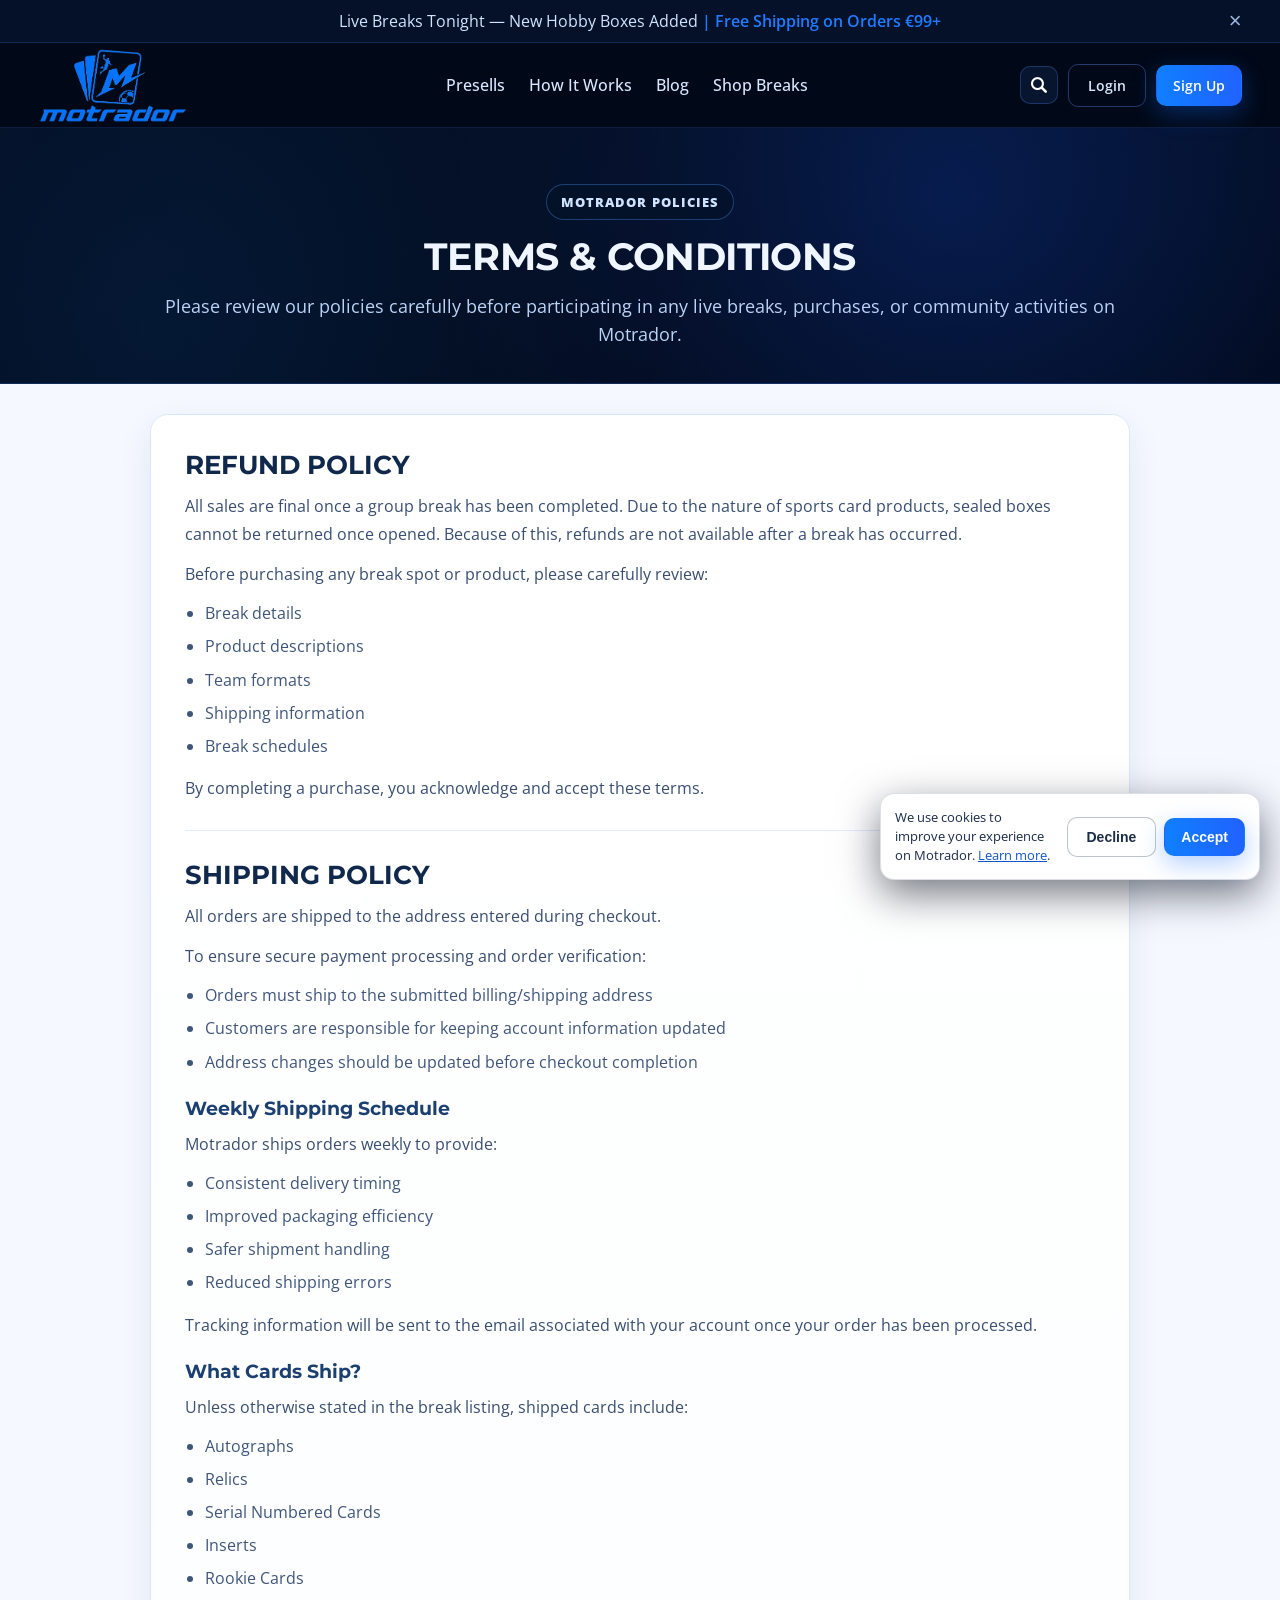
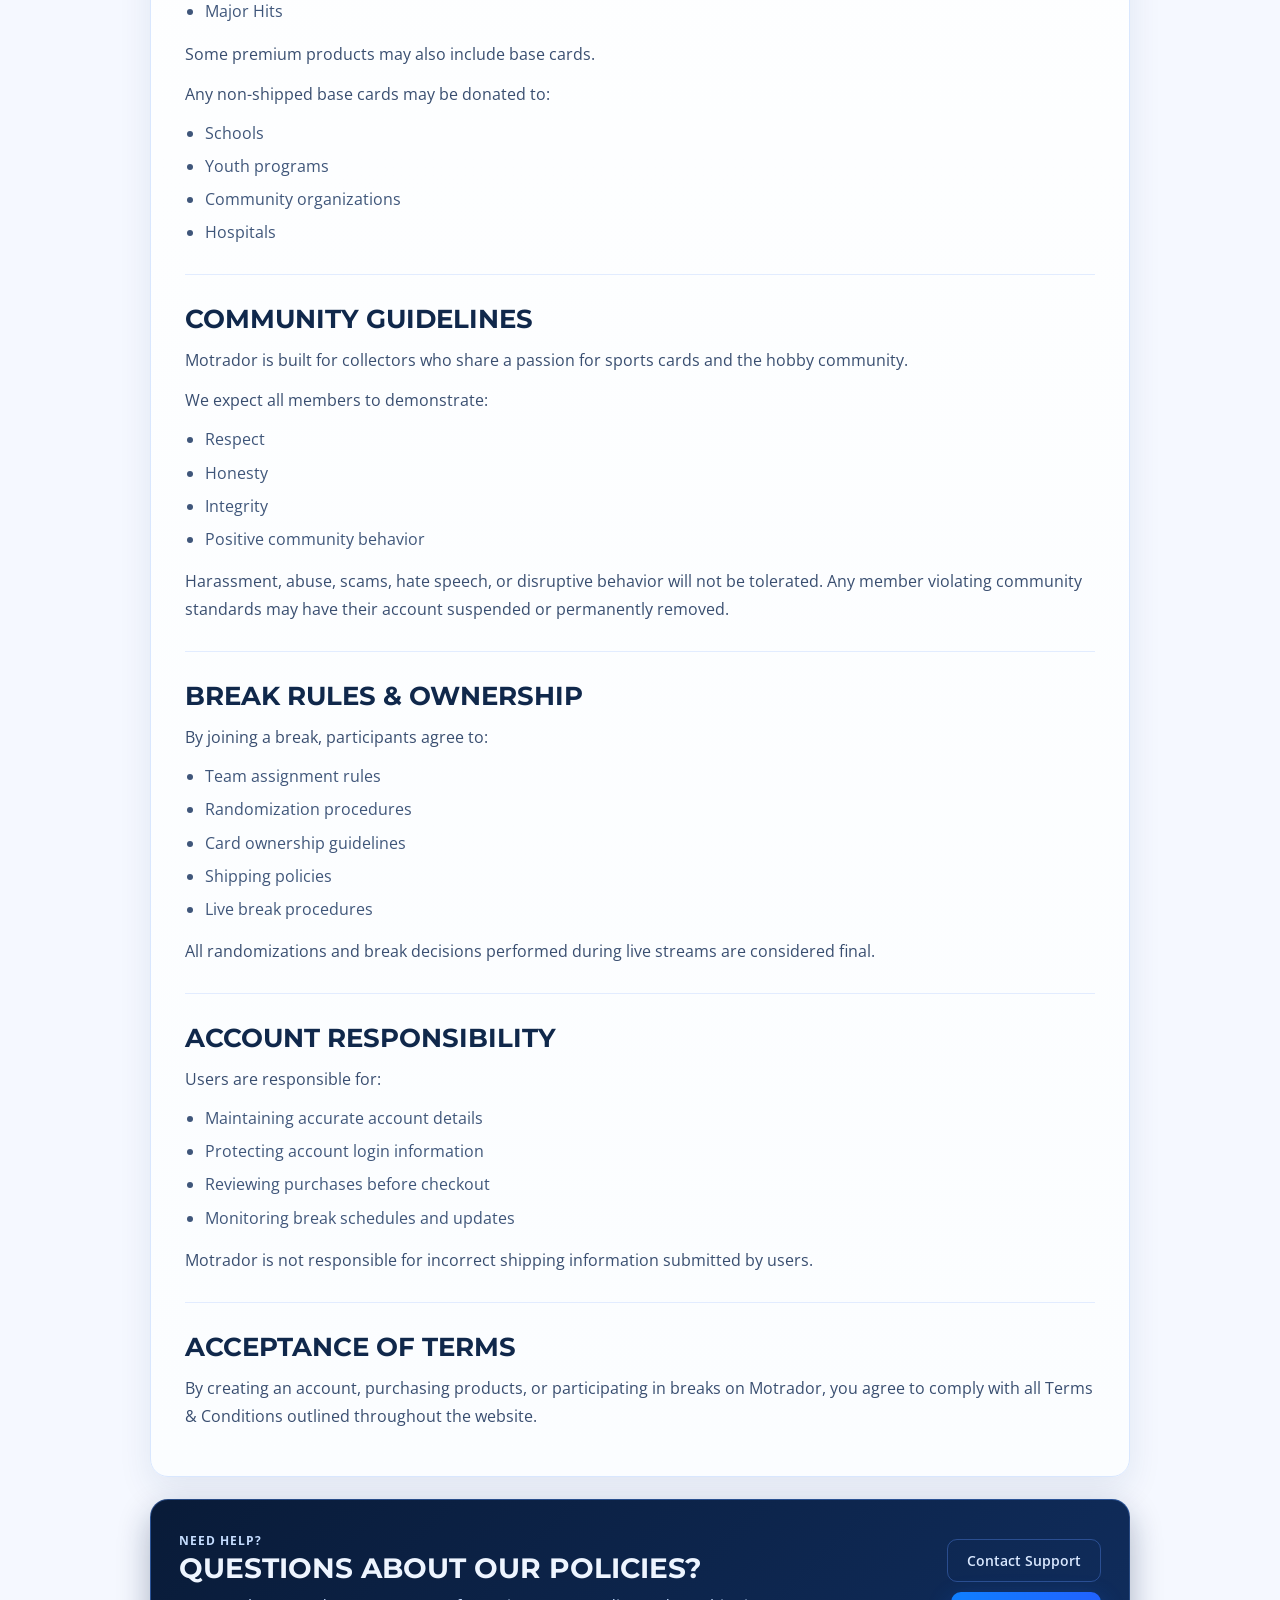
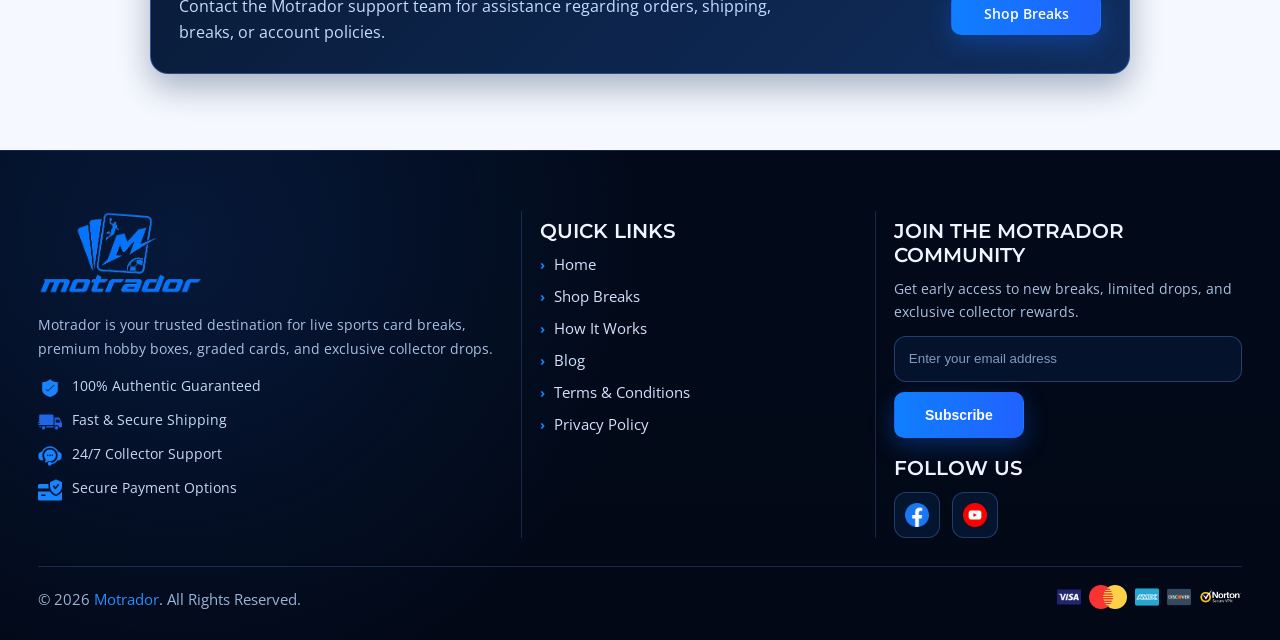
<file: terms-condition.html>
<!DOCTYPE html>
<html lang="en">
<head>
    <meta charset="UTF-8">
    <meta name="viewport" content="width=device-width, initial-scale=1.0">
    <link rel="stylesheet" href="https://unpkg.com/aos@2.3.1/dist/aos.css">
    <link rel="preconnect" href="https://fonts.googleapis.com">
    <link rel="preconnect" href="https://fonts.gstatic.com" crossorigin>
    <link href="https://fonts.googleapis.com/css2?family=Montserrat:ital,wght@0,100..900;1,100..900&display=swap"
        rel="stylesheet">
    <link rel="preconnect" href="https://fonts.googleapis.com">
    <link rel="preconnect" href="https://fonts.gstatic.com" crossorigin>
    <link href="https://fonts.googleapis.com/css2?family=Open+Sans:ital,wght@0,300..800;1,300..800&display=swap"
        rel="stylesheet">
    <link rel="stylesheet" href="./assets/css/styles.css">
    <link rel="stylesheet" href="./assets/css/responsive.css">
    <link rel="shortcut icon" href="./assets/images/favicon.ico" type="image/x-icon">
    <link rel="shortcut icon" href="./assets/images/favicon.ico" type="image/x-icon">
    <title>Terms and conditions</title>
</head>
<body>
    <div class="topbar">
        <div class="container topbar-inner">
            <p>
                Live Breaks Tonight — New Hobby Boxes Added
                <span>| Free Shipping on Orders €99+</span>
            </p>
            <button class="topbar-close" aria-label="Close top announcement">&times;</button>
        </div>
    </div>

    <header class="site-header">
        <div class="container header-inner">
            <a class="brand" href="./index.html">
                <img src="./assets/images/logo.png" alt="Motrador logo">
            </a>

            <button class="menu-toggle" aria-label="Toggle menu" aria-expanded="false" aria-controls="headerMenu">
                <img src="./assets/images/menu.png" alt="Menu" class="menu-toggle-icon">
            </button>

            <div class="header-menu" id="headerMenu">
                <nav class="main-nav" id="mainNav">
                    <a href="./presells.html">Presells</a>
                    <a href="./how-it-works.html">How It Works</a>
                   
                    <a href="./blogs.html">Blog</a>
                    <a href="./shop-breaks.html">Shop Breaks</a>
                </nav>

                <div class="header-actions">
                    <button class="icon-btn header-search-trigger" aria-label="Open search" type="button">
                        <img src="./assets/images/magnifying-glass.png" alt="Search icon" class="search-btn-icon">
                    </button>
                    <a class="btn btn-outline" href="./login.html">Login</a>
                    <a class="btn btn-primary small" href="./join.html">Sign Up</a>
                </div>
            </div>
        </div>
    </header>

    <div class="search-modal" id="searchModal" aria-hidden="true">
        <div class="search-modal-backdrop" data-search-modal-close></div>
        <div class="search-modal-dialog" role="dialog" aria-modal="true" aria-labelledby="searchModalTitle">
            <button class="search-modal-close" type="button" aria-label="Close search" data-search-modal-close>&times;</button>
            <p class="search-modal-kicker">Quick Search</p>
            <h2 id="searchModalTitle">Search Motrador</h2>
            <form class="search-modal-form" id="searchModalForm" role="search">
                <input type="search" id="searchModalInput" class="search-modal-input"
                    placeholder="Search pages, breaks, blogs..." autocomplete="off">
                <button type="submit" class="btn btn-primary">Search</button>
            </form>
            <p class="search-modal-helper">Try: "football", "shop", "blog", "login"</p>
            <div class="search-modal-results-wrap">
                <p class="search-modal-status" id="searchModalStatus">Start typing to see matching results.</p>
                <div class="search-modal-results" id="searchModalResults" aria-live="polite"></div>
            </div>
        </div>
    </div>

    <main class="blog-single-main terms-page-main">
        <section class="blog-single-hero">
            <div class="container">
                <div class="blog-single-hero-card" data-aos="fade-up">
                    <p class="blog-single-kicker">Motrador Policies</p>
                    <h1>Terms &amp; Conditions</h1>
                    <p class="blog-single-lead">
                        Please review our policies carefully before participating in any live breaks, purchases, or
                        community activities on Motrador.
                    </p>
                </div>
            </div>
        </section>

        <div class="blog-single-content-wrap terms-content-wrap">
            <div class="container">
                <div class="blog-single-article terms-article" data-aos="fade-up" data-aos-delay="70">
                    <section class="terms-block">
                        <h2>Refund Policy</h2>
                        <p>
                            All sales are final once a group break has been completed. Due to the nature of sports card
                            products, sealed boxes cannot be returned once opened. Because of this, refunds are not
                            available after a break has occurred.
                        </p>
                        <p>Before purchasing any break spot or product, please carefully review:</p>
                        <ul>
                            <li>Break details</li>
                            <li>Product descriptions</li>
                            <li>Team formats</li>
                            <li>Shipping information</li>
                            <li>Break schedules</li>
                        </ul>
                        <p>By completing a purchase, you acknowledge and accept these terms.</p>
                    </section>

                    <section class="terms-block">
                        <h2>Shipping Policy</h2>
                        <p>All orders are shipped to the address entered during checkout.</p>
                        <p>To ensure secure payment processing and order verification:</p>
                        <ul>
                            <li>Orders must ship to the submitted billing/shipping address</li>
                            <li>Customers are responsible for keeping account information updated</li>
                            <li>Address changes should be updated before checkout completion</li>
                        </ul>

                        <h3>Weekly Shipping Schedule</h3>
                        <p>Motrador ships orders weekly to provide:</p>
                        <ul>
                            <li>Consistent delivery timing</li>
                            <li>Improved packaging efficiency</li>
                            <li>Safer shipment handling</li>
                            <li>Reduced shipping errors</li>
                        </ul>
                        <p>
                            Tracking information will be sent to the email associated with your account once your order
                            has been processed.
                        </p>

                        <h3>What Cards Ship?</h3>
                        <p>Unless otherwise stated in the break listing, shipped cards include:</p>
                        <ul>
                            <li>Autographs</li>
                            <li>Relics</li>
                            <li>Serial Numbered Cards</li>
                            <li>Inserts</li>
                            <li>Rookie Cards</li>
                            <li>Major Hits</li>
                        </ul>
                        <p>Some premium products may also include base cards.</p>
                        <p>Any non-shipped base cards may be donated to:</p>
                        <ul>
                            <li>Schools</li>
                            <li>Youth programs</li>
                            <li>Community organizations</li>
                            <li>Hospitals</li>
                        </ul>
                    </section>

                    <section class="terms-block">
                        <h2>Community Guidelines</h2>
                        <p>
                            Motrador is built for collectors who share a passion for sports cards and the hobby
                            community.
                        </p>
                        <p>We expect all members to demonstrate:</p>
                        <ul>
                            <li>Respect</li>
                            <li>Honesty</li>
                            <li>Integrity</li>
                            <li>Positive community behavior</li>
                        </ul>
                        <p>
                            Harassment, abuse, scams, hate speech, or disruptive behavior will not be tolerated. Any
                            member violating community standards may have their account suspended or permanently
                            removed.
                        </p>
                    </section>

                    <section class="terms-block">
                        <h2>Break Rules &amp; Ownership</h2>
                        <p>By joining a break, participants agree to:</p>
                        <ul>
                            <li>Team assignment rules</li>
                            <li>Randomization procedures</li>
                            <li>Card ownership guidelines</li>
                            <li>Shipping policies</li>
                            <li>Live break procedures</li>
                        </ul>
                        <p>
                            All randomizations and break decisions performed during live streams are considered final.
                        </p>
                    </section>

                    <section class="terms-block">
                        <h2>Account Responsibility</h2>
                        <p>Users are responsible for:</p>
                        <ul>
                            <li>Maintaining accurate account details</li>
                            <li>Protecting account login information</li>
                            <li>Reviewing purchases before checkout</li>
                            <li>Monitoring break schedules and updates</li>
                        </ul>
                        <p>
                            Motrador is not responsible for incorrect shipping information submitted by users.
                        </p>
                    </section>

                    <section class="terms-block">
                        <h2>Acceptance of Terms</h2>
                        <p>
                            By creating an account, purchasing products, or participating in breaks on Motrador, you
                            agree to comply with all Terms &amp; Conditions outlined throughout the website.
                        </p>
                    </section>
                </div>

                <section class="terms-cta-card" data-aos="fade-up" data-aos-delay="120">
                    <div class="terms-cta-content">
                        <p class="terms-cta-kicker">Need Help?</p>
                        <h2>Questions About Our Policies?</h2>
                        <p>
                            Contact the Motrador support team for assistance regarding orders, shipping, breaks, or
                            account policies.
                        </p>
                    </div>
                    <div class="terms-cta-actions">
                        <a href="#" class="btn btn-outline">Contact Support</a>
                        <a href="#" class="btn btn-primary">Shop Breaks</a>
                    </div>
                </section>
            </div>
        </div>
    </main>

    <footer class="site-footer">
        <div class="container">
            <div class="footer-grid">
                <div class="footer-brand">
                    <a href="./index.html"><img src="./assets/images/logo.png" alt="Motrador logo"></a>

                    <p class="footer-desc">
                        Motrador is your trusted destination for live sports card breaks, premium hobby boxes, graded
                        cards, and exclusive collector drops.
                    </p>
                    <ul class="footer-brand-points">
                        <li><span>🛡️</span>100% Authentic Guaranteed</li>
                        <li><span>🚚</span>Fast &amp; Secure Shipping</li>
                        <li><span>🎧</span>24/7 Collector Support</li>
                        <li><span>🔒</span>Secure Payment Options</li>
                    </ul>
                </div>

                <section class="footer-links">
                    <h4>Quick Links</h4>
                    <ul>
                        <li><a href="./index.html">Home</a></li>
                        <li><a href="./shop-breaks.html">Shop Breaks</a></li>
                        
                        <li><a href="./how-it-works.html">How It Works</a></li>
                        
                        <li><a href="./blogs.html">Blog</a></li>
                        
                        <li><a href="./terms-condition.html">Terms &amp; Conditions</a></li>
                        <li><a href="./privacy-policy.html">Privacy Policy</a></li>
                    </ul>
                </section>

                <section class="footer-newsletter">
                    <h4>JOIN THE MOTRADOR COMMUNITY</h4>
                    <p>Get early access to new breaks, limited drops, and exclusive collector rewards.</p>
                    <form action="./join.html" method="post">
                        <input type="email" placeholder="Enter your email address" aria-label="Email address">
                        <button type="submit" class="btn btn-primary">Subscribe</button>
                    </form>
                    <h4 class="footer-social-title">Follow Us</h4>
                    <div class="footer-logo-list">
                        <a href="#" aria-label="Facebook">
                            <img src="./assets/images/facebook-logo.png" alt="Facebook">
                        </a>
                        <a href="#" aria-label="YouTube">
                            <img src="./assets/images/youtube.png" alt="YouTube">
                        </a>
                    </div>
                </section>
            </div>

            <div class="footer-bottom">
                <p class="footer-copy">&copy; 2026 <a href="./index.html">Motrador</a>. All Rights Reserved.</p>
                <!-- <ul class="footer-bottom-links">
                    <li><a href="#">Authentic Sports Cards</a></li>
                    <li><a href="#">Live Breaks</a></li>
                    <li><a href="#">Hobby Boxes</a></li>
                    <li><a href="#">Collector Community</a></li>
                </ul> -->
                <div class="footer-payments">
                    <a href="#"><img src="./assets/images/visa.png" alt="Visa"></a>
                    <a href="#"><img src="./assets/images/card.png" alt="Mastercard"></a>
                    <a href="#"><img src="./assets/images/amex.png" alt="American Express"></a>
                    <a href="#"><img src="./assets/images/discover.png" alt="Discover"></a>
                    <a href="#"><img src="./assets/images/nortan.png" alt="Norton Secured"></a>
                </div>
            </div>
        </div>
    </footer>
    <script src="https://unpkg.com/aos@2.3.1/dist/aos.js"></script>
    <script src="./assets/js/index.js"></script>
</body>
</html>
</file>
<file: assets/css/styles.css>
/* Login page */
.login-page-main {
    background:
        radial-gradient(circle at 18% 22%, rgba(32, 115, 255, 0.14), transparent 42%),
        radial-gradient(circle at 86% 80%, rgba(21, 101, 255, 0.12), transparent 40%),
        linear-gradient(180deg, #010714 0%, #010d20 100%);
}

.login-section {
    padding: 56px 0;
}

.login-card {
    width: min(100%, 520px);
    margin: 0 auto;
    background: linear-gradient(180deg, rgba(8, 24, 56, 0.9), rgba(4, 15, 37, 0.92));
    border: 1px solid rgba(82, 136, 235, 0.34);
    border-radius: 18px;
    padding: 28px;
    box-shadow: 0 18px 40px rgba(7, 26, 61, 0.42);
}

.login-kicker {
    display: inline-flex;
    align-items: center;
    border-radius: 999px;
    border: 1px solid rgba(84, 149, 255, 0.34);
    background: rgba(4, 18, 42, 0.9);
    color: #cde3ff;
    font-size: 12px;
    font-weight: 800;
    letter-spacing: 0.08em;
    text-transform: uppercase;
    padding: 7px 12px;
    margin-bottom: 12px;
}
.login-card h1 {
    font-size: clamp(28px, 3vw, 40px);
    line-height: 1.08;
    margin-bottom: 8px;
}

.login-subtitle {
    color: #afc9f2;
    font-size: 15px;
    line-height: 1.55;
    margin-bottom: 22px;
}

.login-form {
    display: grid;
    gap: 10px;
}

.login-form label {
    font-size: 14px;
    font-weight: 700;
    color: #dbe9ff;
}

.login-form input {
    width: 100%;
    height: 46px;
    border-radius: 10px;
    border: 1px solid rgba(96, 145, 236, 0.35);
    background: rgba(7, 22, 49, 0.8);
    color: #eaf3ff;
    padding: 0 13px;
    outline: none;
    transition: border-color 0.2s ease, box-shadow 0.2s ease;
}

.login-form input::placeholder {
    color: #7f9ac0;
}

.login-form input:focus {
    border-color: #2f8fff;
    box-shadow: 0 0 0 3px rgba(47, 143, 255, 0.18);
}

.field-error {
    min-height: 18px;
    color: #ff7f93;
    font-size: 13px;
    line-height: 1.35;
}

.login-form input.is-invalid {
    border-color: #ff506e;
}

.login-submit {
    width: 100%;
    margin-top: 4px;
}

.join-link-text {
    margin-top: 18px;
    text-align: center;
    color: #b8cff1;
    font-size: 14px;
}

.join-link-text a {
    color: #4aa0ff;
    font-weight: 700;
}

.join-link-text a:hover {
    color: #7abcff;
}

.cookie-banner {
    position: fixed;
    right: 20px;
    bottom: 20px;
    z-index: 1200;
    max-width: 380px;
    width: calc(100% - 24px);
    background: #ffffff;
    border: 1px solid rgba(12, 34, 71, 0.14);
    border-radius: 14px;
    box-shadow: 0 14px 40px rgba(2, 9, 23, 0.55);
    padding: 14px;
    display: flex;
    align-items: center;
    justify-content: space-between;
    gap: 12px;
    transition: opacity 0.2s ease, transform 0.2s ease;
}

.cookie-banner.is-hidden {
    opacity: 0;
    transform: translateY(12px);
    pointer-events: none;
}

.cookie-banner-text {
    margin: 0;
    color: #1b2c49;
    font-size: 13px;
    line-height: 1.45;
}

.cookie-banner-text a {
    color: #1455cc;
    text-decoration: underline;
}

.cookie-banner-text a:hover {
    color: #0d44a6;
}

.cookie-banner .cookie-banner-accept {
    flex-shrink: 0;
    white-space: nowrap;
    cursor: pointer;
    transform: translateY(0);
    transition: transform 0.22s ease, box-shadow 0.22s ease;
}

.cookie-banner-actions {
    display: flex;
    align-items: center;
    gap: 8px;
    flex-shrink: 0;
}

.cookie-banner .cookie-banner-decline {
    border-color: rgba(27, 44, 73, 0.28);
    background: #ffffff;
    color: #1b2c49;
    cursor: pointer;
    transform: translateY(0);
    transition: transform 0.22s ease, box-shadow 0.22s ease, background-color 0.22s ease, border-color 0.22s ease, color 0.22s ease;
}

.cookie-banner .cookie-banner-decline:hover {
    border-color: #1455cc;
    background: #eef4ff;
    color: #103f98;
    transform: translateY(-2px);
    box-shadow: 0 16px 30px rgba(20, 60, 130, 0.16);
}

.cookie-banner .cookie-banner-accept:hover {
    transform: translateY(-2px);
    box-shadow: 0 16px 30px rgba(20, 60, 130, 0.16);
}

.cookie-banner .cookie-banner-accept:active,
.cookie-banner .cookie-banner-decline:active {
    transform: translateY(0);
    box-shadow: 0 10px 18px rgba(20, 60, 130, 0.14);
}

@media (max-width: 640px) {
    .cookie-banner {
        left: 12px;
        right: 12px;
        bottom: 12px;
        max-width: none;
        width: auto;
        flex-direction: column;
        align-items: stretch;
    }

    .cookie-banner-actions {
        width: 100%;
    }

    .cookie-banner .cookie-banner-accept,
    .cookie-banner .cookie-banner-decline {
        width: 100%;
    }
}

/* Join page */
.join-page-main {
    background:
        radial-gradient(circle at 14% 24%, rgba(35, 120, 255, 0.16), transparent 42%),
        radial-gradient(circle at 88% 84%, rgba(21, 101, 255, 0.14), transparent 40%),
        linear-gradient(180deg, #010714 0%, #010d20 100%);
}

.join-section {
    padding: 56px 0;
}

.join-card {
    width: min(100%, 560px);
    margin: 0 auto;
    background: linear-gradient(180deg, rgba(8, 24, 56, 0.9), rgba(4, 15, 37, 0.92));
    border: 1px solid rgba(82, 136, 235, 0.34);
    border-radius: 18px;
    padding: 28px;
    box-shadow: 0 18px 40px rgba(7, 26, 61, 0.42);
}

.join-kicker {
    display: inline-flex;
    align-items: center;
    border-radius: 999px;
    border: 1px solid rgba(84, 149, 255, 0.34);
    background: rgba(4, 18, 42, 0.9);
    color: #cde3ff;
    font-size: 12px;
    font-weight: 800;
    letter-spacing: 0.08em;
    text-transform: uppercase;
    padding: 7px 12px;
    margin-bottom: 12px;
}

.join-card h1 {
    font-size: clamp(28px, 3vw, 40px);
    line-height: 1.08;
    margin-bottom: 8px;
}

.join-subtitle {
    color: #afc9f2;
    font-size: 15px;
    line-height: 1.55;
    margin-bottom: 22px;
}

.join-form {
    display: grid;
    gap: 10px;
}

.join-form label {
    font-size: 14px;
    font-weight: 700;
    color: #dbe9ff;
}

.join-form input {
    width: 100%;
    height: 46px;
    border-radius: 10px;
    border: 1px solid rgba(96, 145, 236, 0.35);
    background: rgba(7, 22, 49, 0.8);
    color: #eaf3ff;
    padding: 0 13px;
    outline: none;
    transition: border-color 0.2s ease, box-shadow 0.2s ease;
}

.join-form input::placeholder {
    color: #7f9ac0;
}

.join-form input:focus {
    border-color: #2f8fff;
    box-shadow: 0 0 0 3px rgba(47, 143, 255, 0.18);
}

.join-form input.is-invalid {
    border-color: #ff506e;
}

.join-submit {
    width: 100%;
    margin-top: 4px;
}

.login-link-text {
    margin-top: 18px;
    text-align: center;
    color: #b8cff1;
    font-size: 14px;
}

.login-link-text a {
    color: #4aa0ff;
    font-weight: 700;
}

.login-link-text a:hover {
    color: #7abcff;
}

* {
    margin: 0;
    padding: 0;
    box-sizing: border-box;
}

body {
    font-family: "Open Sans", sans-serif;
    background: #020917;
    color: #f4f8ff;
}
h1, h2, h3, h4, h5, h6 {
    font-family: "Montserrat", sans-serif;
}
/* Global scrollbar theme */
* {
    scrollbar-width: thin;
    scrollbar-color: #157bff rgba(10, 24, 52, 0.65);
}

*::-webkit-scrollbar {
    width: 8px;
    height: 8px;
}

*::-webkit-scrollbar-track {
    background: rgba(10, 24, 52, 0.65);
}

*::-webkit-scrollbar-thumb {
    background: #157bff;
    border-radius: 999px;
}

*::-webkit-scrollbar-thumb:hover {
    background: #2b8bff;
}

img {
    max-width: 100%;
    height: auto;
}

a {
    color: inherit;
    text-decoration: none;
}

.container {
    width: min(1360px, 94%);
    margin: 0 auto;
}

.topbar {
    background: #041128;
    border-bottom: 1px solid rgba(70, 122, 233, 0.24);
    color: #d2e4ff;
    font-size: 14px;
}

.topbar-inner {
    min-height: 42px;
    display: flex;
    align-items: center;
    justify-content: center;
    position: relative;
    padding: 8px 32px;
}

.topbar p span {
    color: #1f7bff;
    font-weight: 600;
}

.topbar-close {
    position: absolute;
    right: 0;
    top: 50%;
    transform: translateY(-50%);
    border: 0;
    background: transparent;
    color: #9fb6df;
    font-size: 22px;
    cursor: pointer;
}

.site-header {
    position: sticky;
    top: 0;
    z-index: 40;
    background: rgba(2, 10, 26, 0.96);
    backdrop-filter: blur(10px);
    border-bottom: 1px solid rgba(70, 122, 233, 0.18);
}

.header-inner {
    min-height: 84px;
    display: flex;
    align-items: center;
    gap: 28px;
}

.brand {
    display: flex;
    align-items: center;
    min-width: 180px;
}

.brand img {
    height: 75px;
    width: auto;
    display: block;
}

.main-nav {
    display: flex;
    align-items: center;
    gap: 24px;
    flex: 1;
    justify-content: center;
}

.header-menu {
    display: flex;
    align-items: center;
    flex: 1;
    gap: 12px;
}

.main-nav a {
    color: #d9e7ff;
    font-weight: 500;
    font-size: 16px;
    transition: color 0.2s ease;
}

.main-nav a:hover {
    color: #2f8fff;
}

.main-nav a.active {
    color: #2f8fff;
    font-weight: 700;
    text-decoration: underline;
    text-decoration-thickness: 2px;
    text-underline-offset: 6px;
}

.header-actions {
    display: flex;
    align-items: center;
    gap: 10px;
}

.icon-btn {
    width: 38px;
    height: 38px;
    border-radius: 10px;
    border: 1px solid rgba(79, 131, 227, 0.3);
    background: rgba(8, 23, 50, 0.92);
    color: #e7f0ff;
    cursor: pointer;
}

.search-btn-icon {
    width: 16px;
    height: 16px;
    object-fit: contain;
    display: block;
    margin: 0 auto;
}

/* Header search modal */
.search-modal {
    position: fixed;
    inset: 0;
    z-index: 120;
    display: none;
}

.search-modal.is-open {
    display: block;
}

.search-modal-backdrop {
    position: absolute;
    inset: 0;
    background: rgba(1, 9, 22, 0.72);
    backdrop-filter: blur(2px);
}

.search-modal-dialog {
    position: relative;
    z-index: 1;
    width: min(740px, 92%);
    margin: 78px auto 0;
    border: 1px solid rgba(78, 133, 235, 0.34);
    border-radius: 16px;
    padding: 24px;
    background: linear-gradient(180deg, rgba(7, 20, 49, 0.97), rgba(4, 13, 31, 0.97));
    box-shadow: 0 24px 46px rgba(5, 19, 46, 0.6);
}

.search-modal-close {
    position: absolute;
    top: 10px;
    right: 10px;
    width: 34px;
    height: 34px;
    border-radius: 10px;
    border: 1px solid rgba(96, 145, 236, 0.35);
    background: rgba(7, 22, 49, 0.8);
    color: #d3e7ff;
    font-size: 24px;
    line-height: 1;
    cursor: pointer;
}

.search-modal-kicker {
    color: #77b2ff;
    font-size: 12px;
    font-weight: 700;
    letter-spacing: 0.08em;
    text-transform: uppercase;
    margin-bottom: 8px;
}

.search-modal h2 {
    font-size: clamp(24px, 2.3vw, 34px);
    line-height: 1.1;
    margin-bottom: 14px;
}

.search-modal-form {
    display: grid;
    grid-template-columns: 1fr auto;
    gap: 10px;
}

.search-modal-input {
    width: 100%;
    min-height: 46px;
    border-radius: 10px;
    border: 1px solid rgba(96, 145, 236, 0.35);
    background: rgba(7, 22, 49, 0.8);
    color: #eaf3ff;
    padding: 0 14px;
    font-size: 15px;
    outline: none;
}

.search-modal-input:focus {
    border-color: #2f8fff;
    box-shadow: 0 0 0 3px rgba(47, 143, 255, 0.18);
}

.search-modal-input::placeholder {
    color: #88a9d4;
}

.search-modal-helper {
    margin-top: 10px;
    color: #9fbde4;
    font-size: 13px;
}

.search-modal-results-wrap {
    margin-top: 14px;
    border: 1px solid rgba(82, 136, 235, 0.26);
    border-radius: 12px;
    background: rgba(4, 16, 40, 0.68);
    padding: 10px;
}

.search-modal-status {
    color: #b7d1f1;
    font-size: 13px;
    margin-bottom: 8px;
}

.search-modal-results {
    max-height: 320px;
    overflow-y: auto;
    display: grid;
    gap: 8px;
}

.search-result-item {
    display: block;
    border: 1px solid rgba(82, 136, 235, 0.22);
    border-radius: 10px;
    background: rgba(8, 23, 52, 0.75);
    padding: 11px;
    transition: border-color 0.2s ease, transform 0.2s ease, background-color 0.2s ease;
}

.search-result-item:hover {
    border-color: rgba(96, 155, 255, 0.65);
    background: rgba(12, 31, 67, 0.88);
    transform: translateY(-1px);
}

.search-result-title {
    display: block;
    color: #e9f3ff;
    font-size: 14px;
    font-weight: 700;
}

.search-result-meta {
    display: block;
    color: #8fb0db;
    font-size: 12px;
    margin-top: 2px;
}

body.search-modal-open {
    overflow: hidden;
}

.icon-btn.cart {
    position: relative;
}

.icon-btn.cart span {
    position: absolute;
    top: -5px;
    right: -5px;
    width: 18px;
    height: 18px;
    border-radius: 50%;
    display: grid;
    place-items: center;
    background: #0f7fff;
    font-size: 13px;
    font-weight: 700;
}

.btn {
    display: inline-flex;
    align-items: center;
    justify-content: center;
    border-radius: 10px;
    padding: 11px 19px;
    font-size: 14px;
    font-weight: 600;
    border: 1px solid transparent;
    transition: 0.2s ease;
}

.btn-outline {
    border-color: rgba(94, 146, 255, 0.35);
    background: transparent;
    color: #d9e8ff;
}

.btn-outline:hover {
    border-color: #2f8fff;
    color: #ffffff;
}

.btn-primary {
    color: #ffffff;
    background: linear-gradient(90deg, #0f7fff 0%, #2162ff 100%);
    box-shadow: 0 8px 24px rgba(21, 109, 255, 0.32);
}

.btn-primary:hover {
    transform: translateY(-1px);
}

.btn-primary.small {
    padding: 10px 16px;
}

.menu-toggle {
    display: none;
    border: 1px solid rgba(101, 157, 255, 0.34);
    background: rgba(9, 25, 57, 0.9);
    color: #e9f2ff;
    border-radius: 8px;
    padding: 9px 12px;
    font-size: 13px;
}

.menu-toggle-icon {
    width: 18px;
    height: 18px;
    object-fit: contain;
    display: block;
}

.hero {
    position: relative;
    padding: 54px 0 28px;
    background:
        radial-gradient(circle at 74% 36%, rgba(20, 90, 255, 0.23), transparent 55%),
        radial-gradient(circle at 10% 75%, rgba(0, 132, 255, 0.16), transparent 42%),
        linear-gradient(180deg, #020a1a 0%, #010714 100%);
}

/* .hero::after {
    content: "";
    position: absolute;
    inset: 20px 0 auto;
    height: 420px;
    background: linear-gradient(90deg, rgba(7, 17, 40, 0.62), rgba(3, 9, 22, 0));
    pointer-events: none;
} */

.hero-inner {
    position: relative;
    z-index: 1;
    display: grid;
    grid-template-columns: 1.1fr 1fr;
    align-items: center;
    gap: 24px;
}

.live-label {
    display: inline-block;
    padding: 8px 14px;
    border-radius: 999px;
    border: 1px solid rgba(84, 149, 255, 0.34);
    background: rgba(4, 18, 42, 0.9);
    font-size: 13px;
    font-weight: 700;
    letter-spacing: 0.7px;
    color: #cde3ff;
    margin-bottom: 20px;
}

.hero h1 {
    font-size: clamp(34px, 5vw, 70px);
    line-height: 1.02;
    letter-spacing: -0.8px;
    margin-bottom: 20px;
    text-transform: uppercase;
    max-width: 680px;
}

.hero h1 span {
    display: block;
    color: #157bff;
}

.hero-subtitle {
    max-width: 560px;
    color: #bbd3f6;
    font-size: 20px;
    line-height: 1.5;
}

.hero-cta {
    margin-top: 30px;
    display: flex;
    gap: 14px;
}

.btn-dark {
    border-color: rgba(95, 142, 230, 0.38);
    color: #e4efff;
    background: rgba(6, 20, 48, 0.88);
}

.btn-dark:hover {
    border-color: #2c8cff;
}

.trust-features {
    margin-top: 28px;
    display: grid;
    grid-template-columns: repeat(3, minmax(0, 1fr));
    gap: 12px;
    max-width: 760px;
}

.trust-item {
    display: flex;
    align-items: center;
    gap: 10px;
    padding: 12px 14px;
    border: 1px solid rgba(78, 133, 235, 0.26);
    border-radius: 12px;
    background: linear-gradient(180deg, rgba(9, 27, 62, 0.82), rgba(4, 16, 40, 0.82));
}

.trust-icon {
    flex-shrink: 0;
    width: 28px;
    height: 28px;
    border-radius: 50%;
    display: grid;
    place-items: center;
    color: #eaf3ff;
    font-size: 13px;
    font-weight: 700;
    border: 1px solid rgba(89, 150, 255, 0.5);
    background: radial-gradient(circle at 30% 20%, #1b86ff, #0a3e8d);
}

.trust-item h4 {
    font-size: 14px;
    line-height: 1.2;
    color: #ecf4ff;
    font-weight: 700;
    text-align: left;
}

.trust-item p {
    font-size: 13px;
    line-height: 1.2;
    color: #9eb9df;
    margin-top: 2px;
    text-align: left;
}

.hero-media { 
    position: relative;
}

/* .hero-media::before {
    content: "";
    position: absolute;
    inset: 14% 10% auto;
    height: 70%;
    background: radial-gradient(circle, rgba(21, 112, 255, 0.2), transparent 68%);
    filter: blur(14px);
    z-index: -1;
} */

.hero-media img {
    width: 100%;
    max-width: 490px;
    margin-left: auto;
    display: block;
    filter: drop-shadow(0 16px 36px rgba(0, 0, 0, 0.5));
}

.stats {
    padding: 20px 0 42px;
}

.stats-inner {
    border: 1px solid rgba(64, 118, 220, 0.28);
    border-radius: 18px;
    background: linear-gradient(180deg, rgba(7, 20, 49, 0.92), rgba(3, 11, 29, 0.92));
    display: grid;
    grid-template-columns: repeat(4, 1fr);
    overflow: hidden;
}

.stat-card {
    text-align: center;
    padding: 26px 16px;
    border-right: 1px solid rgba(76, 130, 230, 0.22);
}

.stat-card:last-child {
    border-right: 0;
}

.stat-card h3 {
    font-size: clamp(26px, 2.6vw, 42px);
    color: #eff6ff;
    margin-bottom: 6px;
}

.stat-card p {
    color: #8aa3c7;
    font-size: 15px;
}

.trending-breaks {
    background: #f5f8ff;
    color: #0d1627;
    padding: 64px 0 72px;
}

/* Presells page */
.presells-hero {
    background: #f5f8ff;
    color: #0d1627;
    padding: 46px 0 20px;
}

.presells-hero-inner {
    text-align: center;
}

.presells-kicker {
    display: inline-flex;
    align-items: center;
    gap: 8px;
    font-size: 13px;
    font-weight: 800;
    letter-spacing: 0.8px;
    color: #1f67e5;
    text-transform: uppercase;
    margin-bottom: 10px;
}

.presells-kicker-icon {
    width: 18px;
    height: 18px;
    border-radius: 50%;
    display: grid;
    place-items: center;
    border: 1px solid rgba(31, 103, 229, 0.35);
    background: rgba(31, 103, 229, 0.08);
    font-size: 13px;
}

.presells-title {
    font-size: clamp(36px, 5vw, 62px);
    line-height: 1.02;
    letter-spacing: -1px;
    margin-bottom: 10px;
    text-transform: uppercase;
    color: #0d1627;
}

.presells-subtitle {
    max-width: 760px;
    margin: 0 auto;
    color: #4a5a75;
    font-size: 16px;
    line-height: 1.55;
}

.presells-toolbar {
    margin-top: 18px;
    display: grid;
    grid-template-columns: 260px 1fr;
    gap: 12px;
    align-items: center;
}

.presells-field {
    display: flex;
    align-items: center;
    gap: 10px;
    background: #ffffff;
    border: 1px solid #dbe7fb;
    border-radius: 12px;
    padding: 10px 12px;
    box-shadow: 0 10px 22px rgba(21, 52, 102, 0.06);
}

.presells-field-label {
    color: #5a6f91;
    font-weight: 700;
    font-size: 13px;
    white-space: nowrap;
}

.presells-select {
    width: 100%;
    border: 0;
    outline: none;
    background: transparent;
    font-weight: 700;
    color: #1a2a43;
    font-size: 13px;
}

.presells-search {
    display: flex;
    align-items: center;
    gap: 10px;
    background: #ffffff;
    border: 1px solid #dbe7fb;
    border-radius: 12px;
    padding: 10px 12px;
    box-shadow: 0 10px 22px rgba(21, 52, 102, 0.06);
}

.presells-search-icon {
    width: 24px;
    height: 24px;
    display: block;
    border-radius: 10px;
    display: grid;
    place-items: center;
    /* background: #edf3ff; */
    color: #1f67e5;
    font-size: 13px;
    flex-shrink: 0;
}

.presells-search-input {
    width: 100%;
    border: 0;
    outline: none;
    background: transparent;
    font-size: 13px;
    color: #1a2a43;
    font-weight: 600;
}

.presells-search-input::placeholder {
    color: #7b90b2;
    font-weight: 600;
}

.presells-products {
    background: #f5f8ff;
    padding: 16px 0 28px;
    color: #0d1627;
}

.presells-grid {
    display: grid;
    grid-template-columns: repeat(3, minmax(0, 1fr));
    gap: 14px;
}

.presell-card {
    background: #ffffff;
    border: 1px solid #dbe7fb;
    border-radius: 14px;
    overflow: hidden;
    box-shadow: 0 10px 26px rgba(21, 52, 102, 0.08);
    display: flex;
    flex-direction: column;
    min-height: 100%;
    transition: transform 0.22s ease, box-shadow 0.22s ease, border-color 0.22s ease;
}

.presell-card:hover {
    transform: translateY(-2px);
    border-color: rgba(47, 143, 255, 0.35);
    box-shadow: 0 16px 30px rgba(20, 60, 130, 0.12);
}

.presell-media {
    position: relative;
    height: 190px;
    background: #071a3e;
}

.presell-media img {
    width: 100%;
    height: 100%;
    object-fit: cover;
    display: block;
}

.presell-badge {
    position: absolute;
    left: 10px;
    top: 10px;
    z-index: 2;
    border-radius: 999px;
    padding: 6px 10px;
    font-size: 13px;
    font-weight: 800;
    letter-spacing: 0.4px;
    color: #ffffff;
    text-transform: uppercase;
}

.presell-badge.limited {
    background: #1e67eb;
}

.presell-badge.live {
    background: #f23043;
}

.presell-badge.hot {
    background: #0ea95d;
}

.presell-body {
    padding: 14px;
    display: flex;
    flex-direction: column;
    flex: 1;
}

.presell-title {
    font-size: 18px;
    line-height: 1.2;
    margin-bottom: 8px;
    color: #132542;
}

.presell-desc {
    color: #526885;
    font-size: 13px;
    line-height: 1.5;
    margin-bottom: 12px;
    min-height: 60px;
}

.presell-details {
    display: grid;
    gap: 8px;
    margin-bottom: 12px;
}

.presell-detail {
    display: flex;
    align-items: center;
    gap: 10px;
    background: #f4f8ff;
    border: 1px solid #dce7fa;
    border-radius: 10px;
    padding: 9px 10px;
}

.presell-detail-icon {
    width: 26px;
    height: 26px;
    border-radius: 8px;
    display: grid;
    place-items: center;
    background: #e5efff;
    color: #1968e7;
    font-weight: 900;
    font-size: 13px;
    flex-shrink: 0;
}

/* When used as an image element, render icon cleanly */
img.presell-detail-icon {
    display: block;
    object-fit: contain;
    padding: 3px;
}

.presell-detail-text {
    color: #1a2a43;
    font-weight: 700;
    font-size: 13px;
}

.presell-actions {
    display: grid;
    grid-template-columns: 1fr;
    gap: 10px;
    margin-top: auto;
}

.presell-btn {
    width: 100%;
    min-height: 42px;
    padding: 10px 14px;
    border-radius: 10px;
    font-weight: 700;
    letter-spacing: 0.02em;
}

.presell-card.is-hidden {
    display: none !important;
}

.presells-empty {
    grid-column: 1 / -1;
    text-align: center;
    padding: 48px 0;
    color: #6b7280;
    font-size: 1rem;
}

/* Make Presells outline buttons look dark (View Details) */
.presell-card .btn.btn-outline.presell-btn {
    color: #0d1627;
    border-color: rgba(13, 22, 39, 0.55);
    background: rgba(255, 255, 255, 0.55);
}

.presell-card .btn.btn-outline.presell-btn:hover {
    color: #0d1627;
    border-color: rgba(13, 22, 39, 0.75);
    background: rgba(255, 255, 255, 0.75);
    box-shadow: 0 10px 22px rgba(7, 31, 84, 0.12);
}

/* Modern hover effects for Presells buttons (cards + bottom CTA) */
.presell-card .btn,
.presells-cta-card .btn,
.shop-break-card .btn {
    position: relative;
    overflow: hidden;
    isolation: isolate;
    transform: translateY(0);
    transition:
        transform 0.22s ease,
        box-shadow 0.22s ease,
        filter 0.22s ease,
        background-color 0.22s ease,
        border-color 0.22s ease,
        color 0.22s ease;
}

.presell-card .btn::before,
.presells-cta-card .btn::before,
.shop-break-card .btn::before {
    content: "";
    position: absolute;
    inset: -2px;
    background: linear-gradient(
        120deg,
        rgba(255, 255, 255, 0) 30%,
        rgba(255, 255, 255, 0.38) 48%,
        rgba(255, 255, 255, 0) 66%
    );
    transform: translateX(-120%);
    transition: transform 0.55s ease;
    z-index: -1;
}

.presell-card .btn:hover,
.presells-cta-card .btn:hover,
.shop-break-card .btn:hover {
    transform: translateY(-2px);
    box-shadow: 0 16px 30px rgba(20, 60, 130, 0.16);
    filter: saturate(1.08);
}

.presell-card .btn:hover::before,
.presells-cta-card .btn:hover::before,
.shop-break-card .btn:hover::before {
    transform: translateX(120%);
}

.presell-card .btn:active,
.presells-cta-card .btn:active,
.shop-break-card .btn:active {
    transform: translateY(0);
    box-shadow: 0 10px 18px rgba(20, 60, 130, 0.14);
}

.presell-card .btn:focus-visible,
.presells-cta-card .btn:focus-visible,
.shop-break-card .btn:focus-visible {
    outline: 2px solid rgba(21, 123, 255, 0.85);
    outline-offset: 3px;
}

/* Slightly stronger glow for primary buttons */
.presell-card .btn.btn-primary.presell-btn:hover,
.presells-cta-actions .btn.btn-primary:hover {
    box-shadow: 0 18px 36px rgba(15, 127, 255, 0.28);
}

/* Slightly stronger hover for dark outline buttons */
.presells-cta-card .btn.btn-dark:hover {
    box-shadow: 0 18px 36px rgba(7, 31, 84, 0.34);
}

.presells-why {
    background: #f5f8ff;
    padding: 8px 0 28px;
    color: #0d1627;
}

.presells-why-title {
    text-align: center;
    font-size: 20px;
    letter-spacing: 0.5px;
    color: #132542;
    margin-bottom: 12px;
    text-transform: uppercase;
    margin-top: 10px;
    margin-bottom: 15px;
}

.presells-why-grid {
    display: grid;
    grid-template-columns: repeat(5, minmax(0, 1fr));
    gap: 10px;
    background: #ffffff;
    border: 1px solid #dbe7fb;
    border-radius: 14px;
    padding: 12px;
    box-shadow: 0 10px 22px rgba(21, 52, 102, 0.06);
}

.presells-why-item {
    display: flex;
    flex-direction: column;
    gap: 8px;
    align-items: center;
    justify-content: center;
    text-align: center;
    padding: 10px 8px;
    border-radius: 12px;
    background: #f7fbff;
    border: 1px solid #e3eeff;
    color: #203a61;
    font-weight: 700;
    font-size: 13px;
    line-height: 1.3;
}

.presells-why-icon {
    width: 50px;
    height: 50px;
    border-radius: 12px;
    display: block;
    object-fit: contain;
    padding: 6px;
    /* background: linear-gradient(180deg, #1e76ff, #0d59d5); */
    /* box-shadow: 0 10px 18px rgba(30, 118, 255, 0.22); */
}

.presells-cta {
    background: #f5f8ff;
    padding: 0 0 56px;
    color: #0d1627;
}

.presells-cta-card {
    border-radius: 18px;
    border: 1px solid rgba(80, 133, 229, 0.34);
    background:
        radial-gradient(circle at 18% 30%, rgba(41, 126, 255, 0.28), transparent 55%),
        linear-gradient(120deg, #031126 0%, #061b44 52%, #041330 100%);
    color: #f2f6ff;
    overflow: hidden;
    display: grid;
    grid-template-columns: 1.05fr 0.95fr;
    align-items: center;
    min-height: 240px;
    box-shadow: 0 14px 30px rgba(8, 22, 58, 0.35);
}

.presells-cta-content {
    padding: 28px 28px;
}

.presells-cta-content h2 {
    font-size: clamp(22px, 2.3vw, 34px);
    line-height: 1.08;
    letter-spacing: -0.4px;
    margin-bottom: 10px;
    text-transform: uppercase;
}

.presells-cta-content p {
    color: #c4daf9;
    font-size: 16px;
    line-height: 1.45;
    max-width: 520px;
    margin-bottom: 18px;
}

.presells-cta-actions {
    display: flex;
    gap: 10px;
    flex-wrap: wrap;
}

.presells-cta-media {
    padding: 10px 18px 0 0;
    height: 100%;
    display: flex;
    align-items: flex-end;
    justify-content: flex-end;
}

.presells-cta-media img {
    width: 100%;
    max-width: 520px;
    height: 100%;
    object-fit: contain;
    object-position: right bottom;
    opacity: 0.98;
    filter: drop-shadow(0 18px 26px rgba(4, 12, 30, 0.65));
}

/* How it works (how-it-works.html) */
.visually-hidden {
    position: absolute;
    width: 1px;
    height: 1px;
    padding: 0;
    margin: -1px;
    overflow: hidden;
    clip: rect(0, 0, 0, 0);
    white-space: nowrap;
    border: 0;
}

.hiw-main {
    background: #f5f8ff;
    color: #0d1627;
    overflow-x: clip;
    width: 100%;
}

.hiw-main p,
.hiw-main li,
.hiw-main .hiw-lead,
.hiw-main .hiw-join-lead,
.hiw-main .hiw-type-desc,
.hiw-main .hiw-panel-copy,
.hiw-main .hiw-trust-label,
.hiw-main .hiw-card-body {
    overflow-wrap: break-word;
}

.hiw-main .hiw-ship-head h3 {
    min-width: 0;
}

.hiw-hero {
    padding: clamp(32px, 5vw, 56px) 0 clamp(24px, 4vw, 40px);
    background: #ffffff;
    border-bottom: 1px solid #e3eeff;
}

.hiw-hero-inner {
    text-align: center;
    max-width: 900px;
    margin: 0 auto;
}

.hiw-kicker {
    font-size: clamp(11px, 1.8vw, 13px);
    font-weight: 800;
    letter-spacing: 0.12em;
    text-transform: uppercase;
    color: #1f67e5;
    margin-bottom: clamp(8px, 1.5vw, 14px);
}

.hiw-title {
    font-family: "Montserrat", sans-serif;
    font-size: clamp(28px, 4.2vw, 48px);
    line-height: 1.05;
    font-weight: 800;
    text-transform: uppercase;
    letter-spacing: -0.02em;
    color: #0d1627;
    margin-bottom: clamp(10px, 2vw, 16px);
}

.hiw-lead {
    font-size: clamp(15px, 1.9vw, 18px);
    line-height: 1.6;
    color: #4a5a75;
    max-width: 640px;
    margin: 0 auto;
}

.hiw-fundamentals {
    padding: clamp(28px, 4vw, 48px) 0 clamp(20px, 3vw, 36px);
}

.hiw-card-grid,
.hiw-types-grid,
.hiw-split-grid,
.hiw-ship-grid,
.hiw-trust-grid {
    min-width: 0;
}

.hiw-card,
.hiw-type,
.hiw-panel,
.hiw-ship-col {
    min-width: 0;
}

.hiw-card-grid {
    display: grid;
    grid-template-columns: repeat(4, minmax(0, 1fr));
    gap: clamp(14px, 2vw, 22px);
}

.hiw-card {
    background: #ffffff;
    border: 1px solid #dbe7fb;
    border-radius: 14px;
    padding: clamp(16px, 2.2vw, 22px);
    box-shadow: 0 10px 26px rgba(21, 52, 102, 0.06);
    display: flex;
    flex-direction: column;
    gap: 12px;
    min-height: 100%;
}

.hiw-card-icon-wrap {
    width: 52px;
    height: 52px;
    border-radius: 12px;
    background: rgba(31, 103, 229, 0.08);
    border: 1px solid rgba(31, 103, 229, 0.2);
    display: grid;
    place-items: center;
    flex-shrink: 0;
}

.hiw-card-icon {
    width: 28px;
    height: 28px;
    object-fit: contain;
    display: block;
}

.hiw-card-title {
    font-family: "Montserrat", sans-serif;
    font-size: clamp(14px, 1.5vw, 17px);
    font-weight: 800;
    text-transform: uppercase;
    letter-spacing: 0.04em;
    color: #1f67e5;
    line-height: 1.25;
}

.hiw-card-body {
    font-size: clamp(13px, 1.35vw, 15px);
    line-height: 1.55;
    color: #2c3a52;
}

.hiw-card-body p + p,
.hiw-card-body p + ul,
.hiw-card-body ul + p {
    margin-top: 10px;
}

.hiw-checklist {
    list-style: none;
    margin: 8px 0 0;
    padding: 0;
}

.hiw-checklist li {
    position: relative;
    padding-left: 22px;
    margin-bottom: 6px;
    font-weight: 600;
    color: #1a2a43;
    line-height: 20px;
}

.hiw-checklist li::before {
    content: "";
    position: absolute;
    left: 0;
    top: 0.45em;
    width: 7px;
    height: 7px;
    border-radius: 50%;
    background: #1f67e5;
    box-shadow: 0 0 0 2px rgba(31, 103, 229, 0.2);
}

.hiw-checklist--two {
    display: grid;
    grid-template-columns: repeat(2, minmax(0, 1fr));
    gap: 4px 16px;
}

.hiw-numlist {
    list-style: none;
    counter-reset: hiwstep;
    margin: 10px 0 0;
    padding: 0;
}

.hiw-numlist > li {
    counter-increment: hiwstep;
    position: relative;
    padding-left: 36px;
    margin-bottom: 10px;
    min-height: 28px;
    display: flex;
    align-items: center;
    font-weight: 600;
    color: #1a2a43;
}

.hiw-numlist > li::before {
    content: counter(hiwstep);
    position: absolute;
    left: 0;
    top: 50%;
    transform: translateY(-50%);
    width: 22px;
    height: 22px;
    border-radius: 50%;
    background: #1f67e5;
    color: #fff;
    font-size: 12px;
    font-weight: 800;
    display: grid;
    place-items: center;
    font-family: "Montserrat", sans-serif;
}

.hiw-numlist-label {
    font-size: clamp(13px, 1.35vw, 15px);
    line-height: normal;
}

.hiw-types {
    padding: clamp(24px, 3.5vw, 44px) 0 clamp(32px, 4vw, 52px);
}

.hiw-section-title {
    font-family: "Montserrat", sans-serif;
    text-align: center;
    font-size: clamp(22px, 2.8vw, 34px);
    font-weight: 800;
    text-transform: uppercase;
    letter-spacing: 0.06em;
    color: #0d1627;
    margin-bottom: clamp(20px, 3vw, 32px);
}

.hiw-types-grid {
    display: grid;
    grid-template-columns: repeat(6, minmax(0, 1fr));
    gap: clamp(12px, 1.8vw, 18px);
}

.hiw-type {
    background: #ffffff;
    border: 1px solid #dbe7fb;
    border-radius: 14px;
    padding: clamp(14px, 2vw, 20px);
    text-align: center;
    box-shadow: 0 8px 22px rgba(21, 52, 102, 0.05);
    display: flex;
    flex-direction: column;
    align-items: center;
    gap: 10px;
    min-height: 100%;
}

.hiw-type-icon {
    width: 56px;
    height: 56px;
    border-radius: 14px;
    /* background: rgba(31, 103, 229, 0.1); */
    /* border: 1px solid rgba(31, 103, 229, 0.22); */
    display: grid;
    place-items: center;
    overflow: hidden;
    margin-bottom: 10px;
}

.hiw-type-icon img {
    width: 100%;
    height: 100%;
    object-fit: contain;
    display: block;
    padding: 6px;
}

.hiw-type-title {
    font-family: "Montserrat", sans-serif;
    font-size: clamp(13px, 1.35vw, 15px);
    font-weight: 800;
    color: #0d1627;
    line-height: 1.25;
}

.hiw-type-desc {
    font-size: clamp(12px, 1.25vw, 14px);
    line-height: 1.5;
    color: #4a5a75;
    flex: 1;
}

.hiw-example {
    margin-top: auto;
    width: 100%;
    text-align: left;
    padding: 10px 12px;
    border-radius: 10px;
    background: #e8f2ff;
    border: 1px solid #c8dcf8;
    font-size: clamp(12px, 1.2vw, 13px);
    color: #203a61;
}

.hiw-example strong {
    display: block;
    font-size: 11px;
    text-transform: uppercase;
    letter-spacing: 0.08em;
    color: #1f67e5;
    margin-bottom: 4px;
}

.hiw-example p {
    margin: 0;
    line-height: 1.45;
}

.hiw-split {
    padding: 0 0 clamp(28px, 4vw, 48px);
}

.hiw-split-grid {
    display: grid;
    grid-template-columns: repeat(2, minmax(0, 1fr));
    gap: clamp(16px, 2.2vw, 24px);
}

.hiw-panel {
    background: #ffffff;
    border: 1px solid #dbe7fb;
    border-radius: 16px;
    overflow: hidden;
    display: grid;
    grid-template-columns: minmax(0, 1fr) minmax(0, 1.15fr);
    align-items: stretch;
    min-height: 0;
    box-shadow: 0 12px 28px rgba(21, 52, 102, 0.07);
}

.hiw-panel-media {
    background: #071a3e;
    min-height: 200px;
    display: flex;
    align-items: center;
    justify-content: center;
    padding: 16px;
}

.hiw-panel-media img {
    max-width: 100%;
    max-height: 220px;
    width: auto;
    height: auto;
    object-fit: contain;
    filter: drop-shadow(0 12px 20px rgba(0, 0, 0, 0.35));
}

.hiw-panel-media--icon {
    background: linear-gradient(160deg, #0a1f4a 0%, #06132f 100%);
}

.hiw-panel-media--icon img {
    max-height: 140px;
    opacity: 0.95;
}

.hiw-panel-copy {
    padding: clamp(18px, 2.5vw, 26px);
    font-size: clamp(13px, 1.4vw, 15px);
    line-height: 1.55;
    color: #2c3a52;
}

.hiw-panel-title {
    font-family: "Montserrat", sans-serif;
    font-size: clamp(16px, 1.8vw, 20px);
    font-weight: 800;
    text-transform: uppercase;
    letter-spacing: 0.04em;
    color: #0d1627;
    margin-bottom: 12px;
}

.hiw-panel-copy p {
    margin-bottom: 10px;
}

.hiw-shipping {
    padding: clamp(8px, 2vw, 20px) 0 clamp(36px, 5vw, 56px);
}

.hiw-ship-grid {
    display: grid;
    grid-template-columns: repeat(3, minmax(0, 1fr));
    gap: clamp(16px, 2.2vw, 24px);
}

.hiw-ship-col {
    background: #ffffff;
    border: 1px solid #dbe7fb;
    border-radius: 14px;
    padding: clamp(18px, 2.4vw, 24px);
    box-shadow: 0 10px 24px rgba(21, 52, 102, 0.06);
}

.hiw-ship-head {
    display: flex;
    align-items: center;
    gap: 12px;
    margin-bottom: 14px;
}

.hiw-ship-head h3 {
    font-family: "Montserrat", sans-serif;
    font-size: clamp(15px, 1.6vw, 18px);
    font-weight: 800;
    text-transform: uppercase;
    letter-spacing: 0.03em;
    color: #0d1627;
}

.hiw-ship-iconimg {
    width: 40px;
    height: 40px;
    /* border-radius: 12px; */
    object-fit: cover;
    /* border: 1px solid #dbe7fb; */
    flex-shrink: 0;
}

.hiw-ship-col > p,
.hiw-ship-foot {
    font-size: clamp(13px, 1.35vw, 15px);
    line-height: 1.55;
    color: #2c3a52;
}

.hiw-ship-intro {
    font-weight: 600;
    margin-bottom: 8px;
}

.hiw-ship-photo {
    margin-top: 14px;
    border-radius: 12px;
    overflow: hidden;
    border: 1px solid #e3eeff;
    background: #f7fbff;
    padding: clamp(12px, 2.2vw, 25px);
}

.hiw-ship-photo img {
    display: block;
    width: 100%;
    height: auto;
    max-height: 160px;
    object-fit: contain;
    margin: 0 auto;
}

.hiw-ship-foot {
    margin-top: 12px;
    margin-bottom: 0;
}

.hiw-content-wrap {
    display: grid;
    grid-template-columns: minmax(0, 1fr) minmax(100px, min(40%, 200px));
    gap: clamp(14px, 2.4vw, 22px);
    align-items: start;
}

.hiw-content-wrap .hiw-ship-photo {
    margin-top: 0;
}

.hiw-trust {
    background: #f5f8ff;
    color: #0d1627;
    padding: clamp(28px, 4vw, 52px) 0 clamp(36px, 5vw, 64px);
    border-top: 1px solid rgba(31, 103, 229, 0.1);
}

.hiw-trust-heading {
    font-family: "Montserrat", sans-serif;
    text-align: center;
    font-size: clamp(20px, 2.4vw, 30px);
    font-weight: 800;
    letter-spacing: -0.02em;
    text-transform: uppercase;
    color: #0d1627;
    margin: 0 0 clamp(18px, 2.5vw, 26px);
}

.hiw-trust-panel {
    background: #ffffff;
    border: 1px solid #dbe7fb;
    border-radius: 18px;
    padding: clamp(16px, 2.2vw, 22px);
    box-shadow: 0 14px 36px rgba(21, 52, 102, 0.07);
}

.hiw-trust-grid {
    list-style: none;
    margin: 0;
    padding: 0;
    display: grid;
    grid-template-columns: repeat(3, minmax(0, 1fr));
    gap: clamp(10px, 1.4vw, 14px);
}

.hiw-trust-item {
    display: flex;
    flex-direction: row;
    align-items: center;
    gap: 14px;
    padding: clamp(12px, 1.6vw, 16px) clamp(14px, 1.8vw, 18px);
    text-align: left;
    background: linear-gradient(180deg, #fbfdff 0%, #f4f9ff 100%);
    border: 1px solid #e3eeff;
    border-radius: 14px;
    transition:
        border-color 0.2s ease,
        box-shadow 0.2s ease,
        transform 0.2s ease;
}

.hiw-trust-item:hover {
    border-color: rgba(31, 103, 229, 0.35);
    box-shadow: 0 8px 20px rgba(31, 103, 229, 0.1);
    transform: translateY(-1px);
}

.hiw-trust-icon-wrap {
    flex-shrink: 0;
    width: 48px;
    height: 48px;
    border-radius: 12px;
    display: grid;
    place-items: center;
    background: linear-gradient(145deg, rgba(31, 103, 229, 0.12) 0%, rgba(31, 103, 229, 0.06) 100%);
    border: 1px solid rgba(31, 103, 229, 0.18);
}

.hiw-trust-icon {
    width: 26px;
    height: 26px;
    object-fit: contain;
    display: block;
}

.hiw-trust-icon--photo {
    width: 28px;
    height: 28px;
    object-fit: contain;
    padding: 0;
}

.hiw-trust-label {
    font-size: clamp(13px, 1.25vw, 15px);
    font-weight: 700;
    line-height: 1.35;
    color: #1a2a43;
    letter-spacing: 0.01em;
    min-width: 0;
    flex: 1;
}

.hiw-cta {
    background: #f5f8ff;
    padding: clamp(20px, 3.5vw, 48px) 0 clamp(40px, 5vw, 64px);
}

/* Join CTA — light card, matches HIW page (replaces old presells-style block) */
.hiw-join-wrap {
    background: linear-gradient(180deg, #e8f0ff 0%, #f5f8ff 45%, #f5f8ff 100%);
    border-top: 1px solid rgba(31, 103, 229, 0.12);
}

.hiw-join-card {
    display: grid;
    grid-template-columns: minmax(0, 1.12fr) minmax(220px, 0.78fr);
    align-items: stretch;
    gap: 0;
    min-width: 0;
    background: #ffffff;
    border: 1px solid #dbe7fb;
    border-radius: 20px;
    overflow: hidden;
    box-shadow:
        0 4px 0 rgba(255, 255, 255, 0.75) inset,
        0 24px 48px rgba(21, 52, 102, 0.1);
}

.hiw-join-body {
    padding: clamp(26px, 4vw, 44px) clamp(22px, 3vw, 40px);
    display: flex;
    flex-direction: column;
    justify-content: center;
    gap: clamp(12px, 2vw, 16px);
    min-width: 0;
}

.hiw-join-body h2 {
    font-family: "Montserrat", sans-serif;
    font-size: clamp(22px, 2.8vw, 34px);
    font-weight: 800;
    line-height: 1.12;
    letter-spacing: -0.02em;
    text-transform: uppercase;
    color: #0d1627;
    margin: 0;
}

.hiw-join-lead {
    margin: 0;
    font-size: clamp(14px, 1.45vw, 17px);
    line-height: 1.55;
    color: #4a5a75;
    max-width: 34em;
}

.hiw-join-actions {
    display: flex;
    flex-wrap: wrap;
    align-items: center;
    gap: 12px;
    margin-top: 6px;
}

.hiw-join-btn-primary {
    display: inline-flex;
    align-items: center;
    justify-content: center;
    gap: 10px;
}

.hiw-join-arrow {
    font-size: 1.1em;
    line-height: 1;
}

.hiw-join-btn-secondary {
    display: inline-flex;
    align-items: center;
    justify-content: center;
    text-decoration: none;
    border: 1px solid rgba(19, 37, 66, 0.22);
    background: #f7fbff;
    color: #132542;
    border-radius: 10px;
    padding: 11px 19px;
    font-size: 14px;
    font-weight: 600;
    transition:
        border-color 0.2s ease,
        background-color 0.2s ease,
        color 0.2s ease,
        transform 0.2s ease;
}

.hiw-join-btn-secondary:hover {
    border-color: #1f67e5;
    background: #ffffff;
    color: #0f4ec4;
    transform: translateY(-1px);
}

.hiw-join-visual {
    position: relative;
    min-height: 220px;
    background:
        radial-gradient(ellipse 90% 80% at 70% 40%, rgba(31, 103, 229, 0.14), transparent 65%),
        linear-gradient(145deg, #f0f6ff 0%, #e4edff 100%);
    border-left: 1px solid #e3eeff;
    display: flex;
    align-items: center;
    justify-content: center;
    padding: clamp(20px, 3vw, 32px);
}

.hiw-join-visual img {
    width: auto;
    max-width: min(100%, 280px);
    height: auto;
    max-height: min(320px, 52vw);
    object-fit: contain;
    border-radius: 14px;
    
}

.section-label {
    position: relative;
    width: fit-content;
    margin: 0 auto 10px;
    padding: 0 56px;
    color: #1f67e5;
    font-size: 13px;
    font-weight: 700;
    letter-spacing: 0.8px;
    text-align: center;
}

.section-label::before,
.section-label::after {
    content: "";
    position: absolute;
    top: 50%;
    width: 42px;
    height: 1px;
    background: linear-gradient(90deg, rgba(31, 103, 229, 0.15), rgba(31, 103, 229, 0.8));
    transform: translateY(-50%);
}

.section-label::before {
    left: 0;
}

.section-label::after {
    right: 0;
    transform: translateY(-50%) scaleX(-1);
}

.section-title {
    text-align: center;
    font-size: clamp(26px, 2.7vw, 42px);
    line-height: 1.1;
    margin-bottom: 12px;
}

.section-subtitle {
    text-align: center;
    max-width: 740px;
    margin: 0 auto;
    color: #4a5a75;
    font-size: 18px;
    line-height: 1.5;
}

.category-filters {
    margin-top: 30px;
    display: flex;
    justify-content: center;
    flex-wrap: wrap;
    gap: 10px;
}

.filter-pill {
    display: inline-flex;
    align-items: center;
    gap: 7px;
    border: 1px solid #d7e3fb;
    background: #edf3ff;
    color: #344867;
    font-weight: 600;
    border-radius: 999px;
    padding: 10px 16px;
    cursor: pointer;
    transition:
        color 0.2s ease,
        background-color 0.2s ease,
        border-color 0.2s ease,
        box-shadow 0.2s ease,
        transform 0.2s ease;
}

.filter-pill:hover {
    transform: translateY(-2px);
    box-shadow: 0 6px 18px rgba(15, 102, 232, 0.14);
}

.filter-pill:hover:not(.active) {
    color: #0f66e8;
    border-color: #b7d1ff;
    background: #e3eeff;
}

.filter-pill.active {
    color: #0f66e8;
    border-color: #b7d1ff;
    background: #e3eeff;
}

.filter-pill.active:hover {
    background: #d6e6ff;
    border-color: #9bbfff;
    box-shadow: 0 8px 22px rgba(15, 102, 232, 0.2);
}

.filter-pill:focus-visible {
    outline: 2px solid #0f66e8;
    outline-offset: 3px;
}

.filter-pill:active {
    transform: translateY(0);
    box-shadow: 0 2px 8px rgba(15, 102, 232, 0.12);
}

.pill-icon {
    font-size: 14px;
    line-height: 1;
}

.breaks-grid {
    margin-top: 28px;
    display: grid;
    grid-template-columns: repeat(3, minmax(0, 1fr));
    gap: 16px;
}

.break-card {
    background: #ffffff;
    border: 1px solid #dfe8f8;
    border-radius: 14px;
    overflow: hidden;
    box-shadow: 0 8px 28px rgba(16, 37, 75, 0.08);
    display: flex;
    flex-direction: column;
}

.break-card.is-hidden {
    display: none !important;
}

.card-media {
    position: relative;
    height: 230px;
    background: #061127;
}

.card-media img {
    width: 100%;
    height: 100%;
    object-fit: cover;
    opacity: 0.78;
}

.status-badge,
.sport-badge {
    position: absolute;
    z-index: 1;
    border-radius: 999px;
    font-size: 13px;
    font-weight: 700;
    letter-spacing: 0.3px;
    padding: 6px 10px;
}

.status-badge {
    left: 10px;
    top: 10px;
    color: #ffffff;
}

.status-badge.featured {
    background: #1e67eb;
}

.status-badge.live {
    background: #f23043;
}

.status-badge.soon {
    background: #0ea95d;
}

.sport-badge {
    right: 10px;
    top: 10px;
    color: #e7efff;
    background: rgba(4, 15, 36, 0.75);
    border: 1px solid rgba(117, 156, 228, 0.35);
}

.card-body {
    padding: 14px;
    display: flex;
    flex-direction: column;
    flex: 1;
}

.card-body h3 {
    font-size: 19px;
    line-height: 1.2;
    margin-bottom: 10px;
}

.card-meta {
    display: grid;
    grid-template-columns: repeat(3, minmax(0, 1fr));
    gap: 8px;
    margin-bottom: 14px;
}

.meta-item {
    display: flex;
    align-items: center;
    gap: 8px;
    background: #f4f8ff;
    border: 1px solid #dce7fa;
    border-radius: 10px;
    padding: 9px 8px;
}

.meta-icon {
    width: 24px;
    height: 24px;
    border-radius: 7px;
    display: grid;
    place-items: center;
    background: #e5efff;
    color: #1968e7;
    font-size: 13px;
    font-weight: 700;
    flex-shrink: 0;
}

.meta-text small {
    display: block;
    color: #6b7e9d;
    font-size: 13px;
    line-height: 1.1;
}

.meta-text strong {
    display: block;
    color: #1a2a43;
    font-size: 13px;
    line-height: 1.2;
    margin-top: 2px;
}

.btn.wide {
    position: relative;
    overflow: hidden;
    width: 100%;
    text-align: center;
    margin-top: auto;
    transform: translateY(0);
    transition: transform 0.28s ease, box-shadow 0.28s ease, filter 0.28s ease;
}

.btn.wide::before {
    content: "";
    position: absolute;
    top: 0;
    left: -130%;
    width: 120%;
    height: 100%;
    background: linear-gradient(
        110deg,
        rgba(255, 255, 255, 0) 15%,
        rgba(255, 255, 255, 0.32) 48%,
        rgba(255, 255, 255, 0) 85%
    );
    transform: skewX(-20deg);
    transition: left 0.5s ease;
}

.break-card .btn.wide:hover {
    transform: translateY(-2px);
    box-shadow: 0 12px 24px rgba(18, 88, 214, 0.34);
    filter: saturate(1.08);
}

.break-card .btn.wide:hover::before {
    left: 120%;
}

.break-card .btn.wide:active {
    transform: translateY(0);
    box-shadow: 0 5px 12px rgba(18, 88, 214, 0.28);
}

.feature-strip {
    margin-top: 14px;
    padding: 6px;
    border-radius: 16px;
    background: linear-gradient(180deg, #e7efff, #edf4ff);
    display: grid;
    grid-template-columns: repeat(4, minmax(0, 1fr));
    gap: 8px;
}

.feature-item {
    display: flex;
    align-items: flex-start;
    gap: 12px;
    padding: 16px 14px;
    background: #ffffff;
    border: 1px solid #d9e6fb;
    border-radius: 12px;
    box-shadow: 0 6px 16px rgba(21, 52, 102, 0.07);
}

.feature-icon {
    width: 34px;
    height: 34px;
    border-radius: 10px;
    display: grid;
    place-items: center;
    flex-shrink: 0;
    background: linear-gradient(180deg, #1e76ff, #0d59d5);
    color: #eef4ff;
    font-size: 15px;
    font-weight: 700;
    box-shadow: 0 8px 16px rgba(30, 118, 255, 0.28);
}

.feature-item h4 {
    font-size: 14px;
    line-height: 1.2;
    color: #1c2d4a;
    margin-bottom: 5px;
}

.feature-item p {
    color: #627492;
    font-size: 13px;
    line-height: 1.4;
}

.breaks-cta {
    margin-top: 20px;
    position: relative;
    border-radius: 18px;
    overflow: hidden;
    border: 1px solid rgba(80, 133, 229, 0.34);
    background:
        radial-gradient(circle at 18% 20%, rgba(41, 126, 255, 0.3), transparent 55%),
        linear-gradient(120deg, #031126 0%, #061b44 52%, #041330 100%);
    color: #f2f6ff;
    display: grid;
    grid-template-columns: 1.05fr 0.95fr;
    align-items: center;
    min-height: 220px;
    box-shadow: 0 14px 30px rgba(8, 22, 58, 0.35);
}

.breaks-cta::after {
    content: "";
    position: absolute;
    right: 48%;
    top: 14%;
    width: 1px;
    height: 72%;
    background: linear-gradient(180deg, transparent, rgba(131, 174, 255, 0.5), transparent);
}

.breaks-cta-content {
    position: relative;
    z-index: 1;
    padding: 32px;
}
.breaks-cta {
    padding: 50px 0;
}

.breaks-cta-content h3 {
    font-size: clamp(22px, 2.1vw, 34px);
    line-height: 1.08;
    letter-spacing: -0.4px;
    margin-bottom: 12px;
    max-width: 560px;
}

.breaks-cta-content p {
    color: #c4daf9;
    font-size: 16px;
    line-height: 1.45;
    max-width: 500px;
    margin-bottom: 20px;
}

.breaks-cta-content .btn {
    position: relative;
    isolation: isolate;
    padding-inline: 22px;
    background-size: 170% 170%;
    background-position: 0% 50%;
    box-shadow: 0 10px 20px rgba(22, 108, 255, 0.3);
    transition: transform 0.25s ease, box-shadow 0.25s ease, background-position 0.35s ease;
}

.breaks-cta-content .btn::after {
    content: "";
    position: absolute;
    inset: -3px;
    border-radius: inherit;
    border: 1px solid rgba(131, 183, 255, 0.58);
    opacity: 0;
    transform: scale(0.96);
    transition: opacity 0.28s ease, transform 0.28s ease;
    z-index: -1;
}

.breaks-cta-content .btn:hover {
    background-position: 100% 50%;
    transform: translateY(-2px) scale(1.02);
    box-shadow:
        0 12px 24px rgba(22, 108, 255, 0.36),
        0 0 0 6px rgba(38, 132, 255, 0.14);
}

.breaks-cta-content .btn:hover::after {
    opacity: 1;
    transform: scale(1);
}

.breaks-cta-content .btn:active {
    transform: translateY(0) scale(0.99);
}

.breaks-cta img {
    position: relative;
    z-index: 1;
    width: 100%;
    height: 100%;
    object-fit: contain;
    object-position: right center;
    padding: 0;
    opacity: 0.97;
    filter: drop-shadow(0 18px 26px rgba(4, 12, 30, 0.65));
    max-width: 500px;
    width: 100%;
    margin: 0 auto;
}

.why-collect {
    padding: 64px 0 80px;
    background:
        radial-gradient(circle at 15% 18%, rgba(32, 115, 255, 0.18), transparent 38%),
        radial-gradient(circle at 82% 84%, rgba(21, 101, 255, 0.16), transparent 36%),
        linear-gradient(180deg, #010714 0%, #010d20 100%);
}

.why-collect .section-label {
    color: #2d86ff;
}

.why-collect .section-label::before,
.why-collect .section-label::after {
    background: linear-gradient(90deg, rgba(45, 134, 255, 0.15), rgba(45, 134, 255, 0.95));
}

.why-title {
    text-align: center;
    font-size: clamp(28px, 3vw, 50px);
    line-height: 1.08;
    text-transform: uppercase;
    margin-bottom: 12px;
}

.why-subtitle {
    text-align: center;
    max-width: 840px;
    margin: 0 auto;
    color: #afc9f2;
    font-size: 18px;
    line-height: 1.55;
}

.why-grid {
    margin-top: 28px;
    display: grid;
    grid-template-columns: repeat(3, minmax(0, 1fr));
    gap: 10px;
}

.why-card {
    border: 1px solid rgba(82, 136, 235, 0.28);
    border-radius: 14px;
    padding: 20px 16px;
    background: linear-gradient(180deg, rgba(9, 25, 56, 0.75), rgba(4, 15, 37, 0.75));
    min-height: 205px;
    transition: transform 0.22s ease, border-color 0.22s ease, box-shadow 0.22s ease;
}

.why-card:hover {
    transform: translateY(-2px);
    border-color: rgba(80, 148, 255, 0.48);
    box-shadow: 0 10px 24px rgba(8, 30, 74, 0.35);
}

.why-icon {
    width: 46px;
    height: 46px;
    border-radius: 12px;
    display: grid;
    place-items: center;
    margin-bottom: 12px;
    font-size: 20px;
    color: #ffffff;
    background: linear-gradient(180deg, rgba(22, 114, 255, 0.25), rgba(8, 44, 109, 0.32));
    border: 1px solid rgba(101, 158, 255, 0.48);
}

.why-card h3 {
    font-size: 22px;
    letter-spacing: 0.2px;
    margin-bottom: 8px;
}

.why-card p {
    color: #9eb9e1;
    line-height: 1.45;
    font-size: 14px;
}

.why-cta {
    margin-top: 16px;
    border: 1px solid rgba(82, 136, 235, 0.35);
    border-radius: 16px;
    overflow: hidden;
    background: linear-gradient(90deg, rgba(3, 18, 45, 0.95), rgba(4, 30, 75, 0.95));
    display: grid;
    grid-template-columns: 1fr 0.95fr;
    align-items: center;
}

.why-cta-content {
    padding: 24px;
}

.why-cta-content h3 {
    font-size: clamp(24px, 2.4vw, 38px);
    line-height: 1.06;
    margin-bottom: 10px;
    text-transform: uppercase;
}

.why-cta-content h3 span {
    color: #1a84ff;
}

.why-cta-content p {
    color: #b8d0f3;
    max-width: 580px;
    margin-bottom: 18px;
}

.why-cta-actions {
    display: flex;
    gap: 10px;
    flex-wrap: wrap;
}

.why-cta-actions .btn {
    position: relative;
    overflow: hidden;
    transform: translateY(0);
    transition: transform 0.25s ease, box-shadow 0.25s ease, border-color 0.25s ease;
}

.why-cta-actions .btn::before {
    content: "";
    position: absolute;
    inset: 0;
    background: radial-gradient(circle at 10% 50%, rgba(255, 255, 255, 0.25), transparent 55%);
    opacity: 0;
    transition: opacity 0.28s ease;
}

.why-cta-actions .btn:hover {
    transform: translateY(-2px);
}

.why-cta-actions .btn-primary:hover {
    box-shadow: 0 12px 24px rgba(18, 102, 255, 0.38);
}

.why-cta-actions .btn-dark:hover {
    border-color: rgba(88, 148, 255, 0.7);
    box-shadow: 0 10px 20px rgba(5, 27, 69, 0.48);
}

.why-cta-actions .btn:hover::before {
    opacity: 1;
}

.why-cta-actions .btn:active {
    transform: translateY(0);
}

.why-cta img {
    width: 100%;
    height: 100%;
    object-fit: cover;
    object-position: center;
}

.trusted-collectors {
    background: #f5f8ff;
    color: #101a2f;
    padding: 66px 0 74px;
}

.trusted-collectors .section-label {
    margin-bottom: 24px;
}

.trusted-row {
    display: grid;
    grid-template-columns: 1fr 1fr;
    gap: 20px;
    align-items: center;
    margin-bottom: 18px;
}

.trusted-row.second {
    margin-top: 8px;
}

.trusted-content h2 {
    font-size: clamp(28px, 3vw, 46px);
    line-height: 1.04;
    margin-bottom: 12px;
    max-width: 560px;
}

.trusted-content p {
    color: #4f607d;
    font-size: 17px;
    line-height: 1.5;
    max-width: 600px;
    margin-bottom: 16px;
}

.trusted-features {
    display: grid;
    grid-template-columns: repeat(2, minmax(0, 1fr));
    gap: 10px;
    margin-bottom: 18px;
}

.trusted-feature {
    display: flex;
    align-items: center;
    gap: 8px;
    padding: 10px 11px;
    border-radius: 10px;
    background: #edf3ff;
    border: 1px solid #d9e6fb;
    font-weight: 600;
    color: #223858;
    font-size: 14px;
}

.trusted-feature span {
    color: #1474ff;
    font-weight: 800;
}

.trusted-media {
    border-radius: 16px;
    border: 1px solid #dbe7fb;
    background: #f0f5ff;
    overflow: hidden;
}

.trusted-media.logos {
    padding: 16px;
}

.trusted-logo-grid {
    display: grid;
    grid-template-columns: repeat(4, minmax(0, 1fr));
    align-items: center;
    gap: 14px;
    margin-bottom: 16px;
}

.trusted-logo-grid img {
    max-height: 30px;
    width: auto;
    margin: 0 auto;
    display: block;
}

.trusted-card-showcase {
    display: grid;
    grid-template-columns: 1fr 1fr;
    gap: 10px;
}

.trusted-card-showcase img {
    width: 100%;
    height: 200px;
    object-fit: contain;
    background: #ffffff;
    border: 1px solid #dce8fb;
    border-radius: 12px;
    padding: 8px;
}

.trusted-media.cards {
    padding: 14px;
    display: grid;
    grid-template-columns: 1fr 1fr;
    gap: 10px;
}

.trusted-media.cards img {
    width: 100%;
    height: 280px;
    object-fit: contain;
    border-radius: 12px;
    border: 1px solid #dce8fb;
}

.trusted-stats {
    margin-top: 14px;
    border-radius: 14px;
    overflow: hidden;
    border: 1px solid rgba(72, 126, 224, 0.26);
    background: linear-gradient(180deg, #061736, #041124);
    display: grid;
    grid-template-columns: repeat(4, minmax(0, 1fr));
}

.trusted-stats article {
    text-align: center;
    padding: 20px 12px;
    border-right: 1px solid rgba(103, 150, 235, 0.2);
}

.trusted-stats article:last-child {
    border-right: 0;
}

.trusted-stats h3 {
    color: #f3f8ff;
    font-size: clamp(22px, 2vw, 32px);
    margin-bottom: 4px;
}

.trusted-stats p {
    color: #95afd6;
    font-size: 14px;
}

.trusted-bottom-cta {
    margin-top: 14px;
    border-radius: 14px;
    border: 1px solid rgba(73, 127, 225, 0.26);
    background: linear-gradient(90deg, #041738, #061a3f);
    color: #f1f7ff;
    display: flex;
    align-items: center;
    justify-content: space-between;
    gap: 16px;
    padding: 18px 20px;
}

.trusted-bottom-cta h3 {
    font-size: clamp(22px, 2vw, 30px);
    margin-bottom: 7px;
}

.trusted-bottom-cta p {
    color: #b7cff0;
    max-width: 660px;
}

.trusted-bottom-actions {
    display: flex;
    align-items: center;
    gap: 10px;
    flex-shrink: 0;
}

/* Trusted collectors redesign overrides */
.trusted-collectors {
    padding: 76px 0 84px;
    background:
        radial-gradient(circle at 12% 20%, rgba(35, 112, 255, 0.12), transparent 38%),
        radial-gradient(circle at 90% 82%, rgba(26, 132, 255, 0.1), transparent 34%),
        linear-gradient(180deg, #f7faff 0%, #eef4ff 100%);
}

.trusted-collectors .section-label {
    margin-bottom: 18px;
}

.trusted-row {
    margin-bottom: 22px;
    gap: 24px;
}

.trusted-content {
    background: rgba(255, 255, 255, 0.68);
    border: 1px solid rgba(146, 184, 244, 0.42);
    border-radius: 18px;
    padding: 24px;
    box-shadow: 0 12px 28px rgba(30, 60, 120, 0.08);
}

.trusted-content h2 {
    font-size: clamp(26px, 2.8vw, 32px);
    line-height: 1.06;
    margin-bottom: 10px;
}

.trusted-content p {
    font-size: 16px;
    line-height: 1.55;
    color: #4c6184;
}

.trusted-features {
    gap: 12px;
}

.trusted-feature {
    padding: 11px 12px;
    border-radius: 11px;
    background: #ffffff;
    border: 1px solid #d8e7ff;
    transition: transform 0.2s ease, box-shadow 0.2s ease;
}

.trusted-feature:hover {
    transform: translateY(-1px);
    box-shadow: 0 8px 16px rgba(26, 86, 188, 0.1);
}

.trusted-media {
    border-radius: 18px;
    border: 1px solid #d7e6ff;
    background: linear-gradient(180deg, #f5f9ff, #edf3ff);
    box-shadow: 0 12px 28px rgba(28, 56, 112, 0.1);
}

.trusted-logo-grid {
    gap: 12px;
}

.trusted-logo-grid img {
    max-height: 27px;
    filter: saturate(1.02) contrast(1.05);
}

.trusted-card-showcase img {
    height: 230px;
    border-radius: 14px;
}

.trusted-media.cards {
    gap: 12px;
}

.trusted-media.cards img {
    height: 300px;
    border-radius: 14px;
    object-fit: contain;
}

.trusted-stats {
    margin-top: 18px;
    border-radius: 16px;
    border: 1px solid rgba(72, 126, 224, 0.22);
    background: linear-gradient(180deg, #061a3d, #041230);
    box-shadow: 0 14px 26px rgba(9, 23, 55, 0.32);
}

.trusted-stats article {
    padding: 22px 12px;
}

.trusted-stats h3 {
    font-size: clamp(22px, 2.1vw, 31px);
}

.trusted-bottom-cta {
    margin-top: 18px;
    border-radius: 16px;
    border: 1px solid rgba(73, 127, 225, 0.32);
    background:
        radial-gradient(circle at 84% 18%, rgba(38, 132, 255, 0.2), transparent 34%),
        linear-gradient(92deg, #041735, #06224f);
    box-shadow: 0 12px 24px rgba(9, 23, 56, 0.3);
    padding: 22px 24px;
}

.trusted-bottom-cta h3 {
    font-size: clamp(21px, 1.8vw, 28px);
}

.trusted-bottom-cta p {
    font-size: 15px;
}

.trusted-bottom-actions .btn {
    min-width: 150px;
}

/* Grouped layout: buy section + community section */
.trusted-buy-section,
.trusted-community-section {
    border-radius: 18px;
    padding: 18px;
    margin-bottom: 16px;
    border: 1px solid rgba(142, 178, 238, 0.42);
}

.trusted-buy-section {
    background: linear-gradient(140deg, rgba(255, 255, 255, 0.82), rgba(240, 247, 255, 0.9));
}

.trusted-community-section {
    background: linear-gradient(135deg, rgba(236, 245, 255, 0.88), rgba(227, 239, 255, 0.9));
}

.trusted-buy-section .trusted-row,
.trusted-community-section .trusted-row {
    margin-bottom: 0;
    align-items: stretch;
}

.trusted-community-section .trusted-stats {
    margin-top: 14px;
}

.trusted-community-section .trusted-row > .trusted-media.cards,
.trusted-community-section .trusted-row > .trusted-content {
    height: 100%;
}

/* Fresh redesign: trusted-buy-section */
.trusted-buy-section {
    padding: 24px;
    border-radius: 20px;
    border: 1px solid #d8e7ff;
    background: linear-gradient(180deg, #ffffff 0%, #f3f8ff 100%);
    box-shadow: 0 14px 30px rgba(21, 53, 109, 0.1);
}

.buy-intro {
    margin-bottom: 14px;
}

.buy-intro h2 {
    font-size: clamp(26px, 2.8vw, 40px);
    line-height: 1.06;
    color: #11284b;
    margin-bottom: 10px;
}

.buy-intro p {
    max-width: 860px;
    color: #526885;
    font-size: 16px;
    line-height: 1.52;
}

.buy-platform-layout {
    display: grid;
    grid-template-columns: 1.1fr 1fr 1fr;
    gap: 12px;
}

.platform-card {
    background: #ffffff;
    border: 1px solid #d5e4fb;
    border-radius: 14px;
    padding: 14px;
}

.platform-card h4 {
    color: #173157;
    font-size: 15px;
    margin-bottom: 10px;
}

.platform-card.primary {
    background: linear-gradient(180deg, #ffffff, #f5f9ff);
    border-color: #d7e7ff;
}

.platform-card.primary h4 {
    color: #173157;
}

.platform-logos {
    display: grid;
    grid-template-columns: repeat(2, minmax(0, 1fr));
    gap: 10px;
    margin-bottom: 12px;
}

.platform-logos div {
    display: grid;
    place-items: center;
    min-height: 58px;
    border-radius: 10px;
    border: 1px solid #d9e8ff;
    background: #f7fbff;
}

.platform-logos img {
    max-width: 82%;
    max-height: 24px;
    object-fit: contain;
}

.platform-card-image {
    border: 1px solid #dbe8fd;
    border-radius: 12px;
    background: linear-gradient(180deg, #f8fbff, #edf4ff);
    padding: 12px;
}

.platform-card-image img {
    width: 100%;
    height: 220px;
    object-fit: contain;
}

.platform-card.points ul {
    list-style: none;
    display: grid;
    gap: 9px;
}

.platform-card.points li {
    position: relative;
    padding-left: 16px;
    color: #4e6688;
    font-size: 14px;
    line-height: 1.4;
}

.platform-card.points li::before {
    content: "•";
    position: absolute;
    left: 0;
    color: #1a7fff;
    font-weight: 700;
}

.buy-trust-strip {
    margin-top: 12px;
    display: grid;
    grid-template-columns: repeat(4, minmax(0, 1fr));
    gap: 8px;
}

.buy-trust-strip div {
    text-align: center;
    padding: 9px 10px;
    border-radius: 999px;
    border: 1px solid #d8e7ff;
    background: #f7fbff;
    color: #2f4b70;
    font-size: 13px;
    font-weight: 600;
}

/* Review slider inside trusted-media cards */
.trusted-media.cards {
    display: block;
    padding: 16px;
    overflow: visible;
}

.review-slider {
    width: 100%;
}

.review-clip {
    overflow: hidden;
    width: 100%;
}

.review-track {
    display: flex;
    gap: 12px;
    transition: transform 0.45s ease;
    will-change: transform;
}

.review-card {
    flex: 0 0 calc(100% - 12px);
    background: #ffffff;
    border: 1px solid #dce8fb;
    border-radius: 14px;
    padding: 14px;
}

.review-head {
    display: flex;
    align-items: flex-start;
    justify-content: space-between;
    gap: 12px;
    margin-bottom: 10px;
}

.review-head h4 {
    font-size: 15px;
    color: #1b2f4f;
    margin-bottom: 2px;
}

.review-head p {
    font-size: 13px;
    color: #6d82a4;
}

.review-rating {
    color: #ffb628;
    font-size: 13px;
    letter-spacing: 1px;
    flex-shrink: 0;
}

.review-text {
    color: #4e6487;
    font-size: 14px;
    line-height: 1.45;
    min-height: 62px;
    margin-bottom: 12px;
}

.review-card-image {
    border: 1px solid #dce8fb;
    border-radius: 12px;
    background: #f4f8ff;
    padding: 10px;
}

.review-card-image img {
    width: 100%;
    height: 230px;
    object-fit: contain;
    display: block;
}

.review-dots {
    display: flex;
    justify-content: center;
    gap: 8px;
    margin-top: 10px;
}

.review-dot {
    width: 10px;
    height: 10px;
    border-radius: 50%;
    border: 0;
    background: #b9ccef;
    cursor: pointer;
    transition: transform 0.2s ease, background-color 0.2s ease;
}

.review-dot.active {
    background: #1a78ff;
    transform: scale(1.15);
}

/* Modern hover interactions for all trusted-collectors buttons */
.trusted-collectors .btn {
    position: relative;
    overflow: hidden;
    isolation: isolate;
    transform: translateY(0) scale(1);
    transition: transform 0.26s ease, box-shadow 0.26s ease, filter 0.26s ease;
}

.trusted-collectors .btn::before {
    content: "";
    position: absolute;
    top: 0;
    left: -140%;
    width: 120%;
    height: 100%;
    background: linear-gradient(
        110deg,
        rgba(255, 255, 255, 0) 15%,
        rgba(255, 255, 255, 0.32) 50%,
        rgba(255, 255, 255, 0) 85%
    );
    transform: skewX(-20deg);
    transition: left 0.52s ease;
    z-index: -1;
}

.trusted-collectors .btn::after {
    content: "";
    position: absolute;
    inset: -3px;
    border-radius: inherit;
    border: 1px solid rgba(124, 176, 255, 0.54);
    opacity: 0;
    transform: scale(0.96);
    transition: opacity 0.28s ease, transform 0.28s ease;
    z-index: -2;
}

.trusted-collectors .btn:hover {
    transform: translateY(-2px) scale(1.01);
    filter: saturate(1.08);
}

.trusted-collectors .btn:hover::before {
    left: 130%;
}

.trusted-collectors .btn:hover::after {
    opacity: 1;
    transform: scale(1);
}

.trusted-collectors .btn:active {
    transform: translateY(0) scale(0.99);
}

.trusted-collectors .btn-primary:hover {
    box-shadow: 0 12px 24px rgba(20, 103, 255, 0.36);
}

.trusted-collectors .btn-dark:hover {
    border-color: rgba(108, 164, 255, 0.72);
    box-shadow: 0 10px 22px rgba(6, 30, 79, 0.5);
}

/* Footer */
.site-footer {
    background:
        radial-gradient(circle at 14% 20%, rgba(30, 114, 255, 0.14), transparent 40%),
        linear-gradient(180deg, #020a19, #020816);
    border-top: 1px solid rgba(80, 132, 229, 0.25);
    padding: 60px 0 26px;
}

.footer-grid {
    display: grid;
    grid-template-columns: minmax(280px, 1.25fr) minmax(220px, 0.9fr) minmax(260px, 1fr);
    gap: 24px;
    align-items: stretch;
}

.site-footer h4 {
    color: #eef5ff;
    font-size: 18px;
    font-weight: 600;
    margin-bottom: 10px;
}

.footer-brand img {
    width: 164px;
    height: auto;
    margin-bottom: 14px;
}

.footer-brand h3 {
    font-size: 32px;
    letter-spacing: 1px;
    margin-bottom: 2px;
}
h4.footer-social-title {
    margin-top: 18px;
    font-size: 16px;
}
.footer-tag {
    color: #2d8cff;
    text-transform: uppercase;
    font-size: 13px;
    letter-spacing: 0.9px;
    margin-bottom: 10px;
}

.footer-desc,
.footer-social p,
.footer-newsletter p {
    color: #a8c0e2;
    line-height: 1.65;
    font-size: 14px;
    max-width: 58ch;
}

.footer-brand-points {
    list-style: none;
    margin-top: 16px;
    display: grid;
    gap: 10px;
}

.footer-brand-points li {
    display: flex;
    align-items: flex-start;
    gap: 10px;
    color: #c6d9f5;
    font-size: 14px;
    line-height: 1.4;
}

.footer-brand-points li span {
    width: 24px;
    height: 24px;
    border-radius: 0;
    display: grid;
    place-items: center;
    background: transparent center/contain no-repeat;
    border: 0;
    color: transparent;
    font-size: 0;
    flex-shrink: 0;
}

.footer-brand-points li:nth-child(1) span {
    background-image: url("../images/secure.png");
}

.footer-brand-points li:nth-child(2) span {
    background-image: url("../images/fast-delivery.png");
}

.footer-brand-points li:nth-child(3) span {
    background-image: url("../images/customer-service.png");
}

.footer-brand-points li:nth-child(4) span {
    background-image: url("../images/credit-card.png");
}

.footer-links h4,
.footer-social h4,
.footer-newsletter h4 {
    font-size: 20px;
    font-weight: 600;
    text-transform: uppercase;
}

.footer-links,
.footer-social,
.footer-newsletter,
.footer-social-logos {
    padding: 8px 0 0 18px;
    border-left: 1px solid rgba(84, 138, 231, 0.24);
}

.footer-social-logos h4 {
    font-size: 20px;
    font-weight: 600;
    text-transform: uppercase;
}

.footer-logo-list {
    margin-top: 12px;
    display: flex;
    align-items: center;
    gap: 12px;
    flex-wrap: wrap;
}

.footer-logo-list a {
    display: flex;
    align-items: center;
    justify-content: center;
    width: 46px;
    height: 46px;
    border-radius: 12px;
    border: 1px solid rgba(95, 146, 241, 0.32);
    background: rgba(7, 25, 54, 0.76);
    transition: transform 0.2s ease, border-color 0.2s ease, box-shadow 0.2s ease, background-color 0.2s ease;
}

.footer-logo-list a:hover {
    transform: translateY(-2px);
    border-color: rgba(112, 167, 255, 0.55);
    background: rgba(10, 36, 78, 0.9);
    box-shadow: 0 8px 16px rgba(7, 36, 91, 0.36);
}

.footer-logo-list a:focus-visible {
    outline: 2px solid #6db1ff;
    outline-offset: 2px;
}

.footer-logo-list img {
    width: 24px;
    height: 24px;
    object-fit: contain;
}

.footer-links ul {
    list-style: none;
    display: grid;
    gap: 10px;
}

.footer-links li {
    position: relative;
    padding-left: 14px;
    transition: transform 0.2s ease;
}

.footer-links li::before {
    content: "›";
    position: absolute;
    left: 0;
    top: 50%;
    transform: translateY(-50%);
    color: #1a84ff;
    font-size: 14px;
    font-weight: 700;
    transition: transform 0.2s ease, color 0.2s ease;
}

.footer-links a {
    color: #d2e2fc;
    font-size: 15px;
    line-height: 1.35;
    transition: color 0.2s ease;
}

.footer-links li:hover {
    transform: translateX(3px);
}

.footer-links li:hover::before {
    transform: translateY(-50%) translateX(2px);
    color: #54a6ff;
}

.footer-links a:hover {
    color: #2a8dff;
}

.footer-social .btn {
    margin-top: 12px;
    width: 100%;
}

.footer-newsletter form {
    margin-top: 12px;
    display: flex;
    flex-wrap: wrap;
    align-items: center;
    gap: 10px;
}

.newsletter-error {
    width: 100%;
    font-size: 12px;
    color: #ff6b6b;
    margin-top: -4px;
}

.footer-newsletter input.input-error {
    border-color: #ff6b6b;
    outline-color: #ff6b6b;
}

.footer-newsletter input {
    width: 100%;
    flex: 1 1 auto;
    min-width: 0;
    height: 46px;
    border-radius: 12px;
    border: 1px solid rgba(96, 145, 236, 0.35);
    background: rgba(7, 22, 49, 0.8);
    color: #eaf3ff;
    padding: 0 14px;
    outline: none;
    transition: border-color 0.2s ease, box-shadow 0.2s ease;
}

.footer-newsletter input:focus {
    border-color: rgba(118, 170, 255, 0.9);
    box-shadow: 0 0 0 3px rgba(76, 141, 255, 0.2);
}

.footer-newsletter input::placeholder {
    color: #7f9ac0;
}

.footer-newsletter button {
    width: auto;
    flex: 0 0 auto;
    min-width: 130px;
    min-height: 46px;
    padding-inline: 18px;
}

.footer-bottom {
    margin-top: 28px;
    padding-top: 18px;
    border-top: 1px solid rgba(82, 133, 229, 0.25);
    display: flex;
    align-items: center;
    justify-content: space-between;
    gap: 16px;
    flex-wrap: wrap;
}

.footer-bottom > * {
    min-width: 0;
}

.footer-copy {
    color: #9ab3d8;
    font-size: 15px;
    white-space: normal;
}

.footer-copy a {
    color: #2a8dff;
}

.footer-bottom-links {
    list-style: none;
    display: flex;
    align-items: center;
    justify-content: center;
    gap: 0;
    flex-wrap: wrap;
}

.footer-bottom-links li {
    position: relative;
    padding: 0 16px;
}

.footer-bottom-links li + li::before {
    content: "";
    position: absolute;
    left: 0;
    top: 50%;
    transform: translateY(-50%);
    width: 1px;
    height: 14px;
    background: rgba(120, 156, 212, 0.45);
}

.footer-bottom-links a {
    color: #b5c9e9;
    font-size: 15px;
}

.footer-payments {
    display: flex;
    align-items: center;
    gap: 8px;
    flex-shrink: 0;
    flex-wrap: wrap;
}

.footer-payments img {
    height: 24px;
    width: auto;
    object-fit: contain;
}

@media (max-width: 1100px) {
    .footer-grid {
        grid-template-columns: repeat(2, minmax(250px, 1fr));
        gap: 22px;
    }

    .footer-newsletter {
        grid-column: 1 / -1;
    }

    .footer-links,
    .footer-newsletter {
        border-left: 0;
        border-top: 1px solid rgba(84, 138, 231, 0.24);
        padding: 18px 0 0;
    }

    .footer-desc,
    .footer-newsletter p {
        max-width: 100%;
    }
}

@media (max-width: 900px) {
    .footer-grid {
        grid-template-columns: 1fr;
        gap: 18px;
    }

    .footer-links,
    .footer-newsletter {
        border-left: 0;
        border-top: 1px solid rgba(84, 138, 231, 0.24);
        padding: 16px 0 0;
    }

    .footer-bottom {
        justify-content: center;
        text-align: center;
    }

    .footer-copy {
        width: 100%;
    }

    .footer-payments {
        justify-content: center;
    }
}

@media (max-width: 767px) {
    .site-footer {
        padding: 48px 0 24px;
    }

    .footer-grid {
        grid-template-columns: 1fr;
        gap: 18px;
    }

    .footer-brand,
    .footer-links,
    .footer-newsletter {
        border: 1px solid rgba(84, 138, 231, 0.2) !important;
        border-radius: 14px;
        background: rgba(6, 20, 45, 0.55);
        padding: 16px !important;
    }

    .footer-brand {
        border-left: 1px solid rgba(84, 138, 231, 0.2);
    }

    .footer-links,
    .footer-newsletter {
        border-left: 1px solid rgba(84, 138, 231, 0.2);
        border-top: 1px solid rgba(84, 138, 231, 0.2);
    }

    .footer-links ul {
        gap: 12px;
    }

    .footer-newsletter form {
        flex-wrap: wrap;
    }

    .footer-newsletter button {
        width: 100%;
    }
}

@media (max-width: 480px) {
    .footer-brand img {
        width: 150px;
    }

    .footer-brand-points li {
        font-size: 13px;
    }

    .footer-brand-points li span {
        width: 22px;
        height: 22px;
    }

    .footer-logo-list a {
        width: 42px;
        height: 42px;
    }

    .footer-links a {
        font-size: 14px;
    }

    .footer-copy {
        font-size: 14px;
    }
}

/* Premium hover system: header + banner + footer buttons */
.site-header .btn,
.hero .btn,
.site-footer .btn,
.terms-cta-actions .btn {
    position: relative;
    overflow: hidden;
    isolation: isolate;
    transform: translateY(0) scale(1);
    transition: transform 0.26s ease, box-shadow 0.26s ease, filter 0.26s ease, border-color 0.26s ease;
}

.site-header .btn::before,
.hero .btn::before,
.site-footer .btn::before,
.terms-cta-actions .btn::before {
    content: "";
    position: absolute;
    top: 0;
    left: -140%;
    width: 120%;
    height: 100%;
    background: linear-gradient(
        110deg,
        rgba(255, 255, 255, 0) 16%,
        rgba(255, 255, 255, 0.35) 50%,
        rgba(255, 255, 255, 0) 84%
    );
    transform: skewX(-20deg);
    transition: left 0.52s ease;
    z-index: -1;
}

.site-header .btn::after,
.hero .btn::after,
.site-footer .btn::after,
.terms-cta-actions .btn::after {
    content: "";
    position: absolute;
    inset: -3px;
    border-radius: inherit;
    border: 1px solid rgba(126, 181, 255, 0.54);
    opacity: 0;
    transform: scale(0.96);
    transition: opacity 0.28s ease, transform 0.28s ease;
    z-index: -2;
}

.site-header .btn:hover,
.hero .btn:hover,
.site-footer .btn:hover,
.terms-cta-actions .btn:hover {
    transform: translateY(-2px) scale(1.01);
    filter: saturate(1.08);
}

.site-header .btn:hover::before,
.hero .btn:hover::before,
.site-footer .btn:hover::before,
.terms-cta-actions .btn:hover::before {
    left: 130%;
}

.site-header .btn:hover::after,
.hero .btn:hover::after,
.site-footer .btn:hover::after,
.terms-cta-actions .btn:hover::after {
    opacity: 1;
    transform: scale(1);
}

.site-header .btn:active,
.hero .btn:active,
.site-footer .btn:active,
.terms-cta-actions .btn:active {
    transform: translateY(0) scale(0.99);
}

.site-header .btn-primary:hover,
.hero .btn-primary:hover,
.site-footer .btn-primary:hover,
.terms-cta-actions .btn-primary:hover {
    box-shadow: 0 12px 24px rgba(22, 107, 255, 0.38);
}

.site-header .btn-outline:hover,
.hero .btn-dark:hover,
.site-footer .btn-dark:hover,
.terms-cta-actions .btn-dark:hover,
.terms-cta-actions .btn-outline:hover {
    border-color: rgba(98, 156, 255, 0.72);
    box-shadow: 0 10px 22px rgba(7, 31, 84, 0.46);
}

.site-header .icon-btn {
    transition: transform 0.24s ease, box-shadow 0.24s ease, border-color 0.24s ease, background-color 0.24s ease;
}

.site-header .icon-btn:hover {
    transform: translateY(-2px);
    border-color: rgba(101, 157, 255, 0.65);
    background: rgba(13, 33, 72, 0.95);
    box-shadow: 0 10px 18px rgba(12, 42, 98, 0.4);
}

.site-header .icon-btn:active {
    transform: translateY(0);
}

/* Shop Breaks page */
.shop-breaks-page {
    padding: 72px 0 88px;
    background: linear-gradient(180deg, #f7f9ff 0%, #eef3ff 100%);
}

.shop-breaks-title {
    margin: 0 0 22px;
    text-align: center;
    font-family: "Montserrat", sans-serif;
    font-size: clamp(30px, 4.3vw, 50px);
    font-weight: 800;
    letter-spacing: 0.06em;
    color: #0f1d3a;
}

.shop-breaks-toolbar {
    display: flex;
    align-items: center;
    justify-content: space-between;
    gap: 18px;
    margin-bottom: 26px;
    flex-wrap: wrap;
    padding: 0 2px;
    background: transparent;
    border: 0;
    border-radius: 0;
    box-shadow: none;
}

.shop-breaks-field {
    display: flex;
    align-items: center;
    gap: 10px;
    color: #1f3768;
    font-size: 12px;
    font-weight: 700;
}

.shop-breaks-field select {
    min-width: 240px;
    height: 40px;
    border: 1px solid #cad9fb;
    border-radius: 10px;
    background-color: #fff;
    color: #183061;
    font-size: 12px;
    font-weight: 600;
    padding: 0 40px 0 12px; /* space for custom arrow */
    outline: none;
    box-shadow: 0 4px 12px rgba(23, 62, 133, 0.08);
    transition: border-color 0.2s ease, box-shadow 0.2s ease;

    /* Safari fix */
    -webkit-appearance: none;
    -moz-appearance: none;
    appearance: none;

    /* Prevent Safari zoom/text weirdness */
    line-height: normal;
}

/* custom dropdown arrow */
.shop-breaks-field {
    position: relative;
    display: inline-block;
}

.shop-breaks-field::after {
    content: "▼";
    position: absolute;
    right: 12px;
    top: 50%;
    transform: translateY(-50%);
    pointer-events: none;
    font-size: 10px;
    color: #183061;
}

.shop-breaks-field select:focus {
    border-color: #86adf6;
    box-shadow: 0 0 0 3px rgba(82, 133, 236, 0.18);
}

.shop-breaks-grid {
    display: grid;
    grid-template-columns: repeat(4, minmax(220px, 1fr));
    gap: 18px;
}

.shop-break-card.is-hidden {
    display: none !important;
}

.shop-breaks-empty {
    text-align: center;
    color: #445f95;
    font-size: 14px;
    font-weight: 600;
    margin: 24px 0;
}

.shop-break-card {
    background: #fff;
    border: 1px solid #dce6fb;
    border-radius: 16px;
    padding: 10px;
    display: flex;
    flex-direction: column;
    align-items: stretch;
    box-shadow: 0 14px 34px rgba(18, 53, 123, 0.08);
    transition: transform 0.24s ease, box-shadow 0.24s ease, border-color 0.24s ease;
}

.shop-break-card:hover {
    transform: translateY(-5px);
    border-color: #b8cdf8;
    box-shadow: 0 18px 36px rgba(15, 49, 116, 0.14);
}

.shop-break-card img {
    width: 100%;
    height: 168px;
    object-fit: cover;
    border-radius: 12px;
    border: 1px solid #e3ebf9;
}

.shop-break-card h3 {
    margin: 12px 0 8px;
    text-align: center;
    font-family: "Montserrat", sans-serif;
    font-size: 15px;
    line-height: 1.3;
    text-transform: uppercase;
    color: #10264f;
    min-height: 48px;
    max-width: 290px;
    margin: 0 auto;
    margin-top: 17px;
}

.shop-break-meta {
    margin: 0 0 10px;
    text-align: center;
    font-size: 11px;
    font-weight: 600;
    color: #445f95;
    min-height: 30px;
}

.shop-break-price {
    margin: 0 0 12px;
    text-align: center;
    font-family: "Montserrat", sans-serif;
    font-size: 22px;
    font-weight: 800;
    color: #2b57a7;
}

.shop-break-actions {
    margin-top: auto;
    display: grid;
    grid-template-columns: 1fr 1fr;
    gap: 8px;
}

.shop-break-actions .btn {
    width: 100%;
    min-height: 38px;
    border-radius: 10px;
    font-size: 12px;
    font-weight: 700;
    text-transform: uppercase;
    letter-spacing: 0.04em;
}

.shop-break-actions .btn.btn-outline {
    color: #0d1627;
    border-color: rgba(13, 22, 39, 0.55);
    background: rgba(255, 255, 255, 0.55);
}

.shop-break-actions .btn.btn-primary {
    color: #ffffff;
}

.shop-break-actions .btn:only-child {
    grid-column: 1 / -1;
}

/* Blog single page */
.blog-single-main {
    background: #f5f8ff;
    color: #0d1627;
}

.blog-single-hero {
    position: relative;
    padding: 56px 0 34px;
    background:
        radial-gradient(circle at 74% 26%, rgba(20, 90, 255, 0.28), transparent 52%),
        radial-gradient(circle at 12% 78%, rgba(0, 132, 255, 0.18), transparent 44%),
        linear-gradient(180deg, #020a1a 0%, #010714 100%);
    border-bottom: 1px solid rgba(70, 122, 233, 0.22);
}

.blog-single-hero::after {
    content: "";
    position: absolute;
    inset: 0;
    background: linear-gradient(90deg, rgba(7, 17, 40, 0.55), rgba(3, 9, 22, 0.08));
    pointer-events: none;
}

.blog-single-hero-card {
    position: relative;
    z-index: 1;
    display: flex;
    align-items: center;
    gap: 48px;
    max-width: 1140px;
    padding: 0;
}

.blog-single-hero-text {
    flex: 1 1 0;
    min-width: 0;
}

/* .blog-single-hero-image {
    flex: 0 0 420px;
    width: 420px;
} */

.blog-single-hero-image img {
    display: block;
    width: 100%;
    /* aspect-ratio: 16 / 9; */
    object-fit: cover;
    border-radius: 16px;
    /* border: 1px solid rgba(70, 122, 233, 0.45); */
    box-shadow: 0 8px 36px rgba(0, 20, 70, 0.5);
    max-width: 400px;
}
.blog-single-hero-image {
    width: 100%;
    max-width: fit-content;
}
.blog-single-hero-card {
    width: 100%;
    max-width: 100%;
}

.terms-page-main .blog-single-hero-card {
    display: block;
    max-width: 980px;
}

.blog-single-kicker {
    display: inline-block;
    padding: 8px 14px;
    border-radius: 999px;
    border: 1px solid rgba(84, 149, 255, 0.34);
    background: rgba(4, 18, 42, 0.9);
    font-size: 13px;
    text-transform: uppercase;
    letter-spacing: 0.08em;
    font-weight: 800;
    color: #cde3ff;
    margin-bottom: 16px;
}

.blog-single-hero h1 {
    font-size: clamp(28px, 3vw, 40px);
    line-height: 1.08;
    letter-spacing: -0.6px;
    text-transform: uppercase;
    color: #eff6ff;
    margin-bottom: 16px;
}

.blog-single-lead {
    color: #bbd3f6;
    font-size: 18px;
    line-height: 1.55;
}

.blog-single-meta {
    margin-top: 16px;
    display: flex;
    gap: 10px;
    flex-wrap: wrap;
}

.blog-single-meta span {
    display: inline-flex;
    align-items: center;
    padding: 7px 13px;
    border-radius: 999px;
    font-size: 12px;
    font-weight: 700;
    color: #d6e8ff;
    border: 1px solid rgba(117, 156, 228, 0.35);
    background: rgba(4, 15, 36, 0.72);
}

.blog-single-content-wrap {
    padding: 30px 0 76px;
}

.blog-single-layout {
    display: grid;
    grid-template-columns: minmax(0, 1fr) 320px;
    gap: 20px;
    align-items: start;
}

.blog-single-article {
    background: linear-gradient(180deg, #ffffff 0%, #fbfdff 100%);
    border: 1px solid #d9e7fe;
    border-radius: 18px;
    box-shadow: 0 14px 34px rgba(20, 55, 113, 0.09);
    padding: 32px;
}

.blog-single-article p {
    color: #394e70;
    line-height: 1.75;
    font-size: 16px;
    margin-bottom: 14px;
}

.blog-single-article h2 {
    color: #132a4d;
    font-size: clamp(21px, 1.9vw, 28px);
    margin: 26px 0 10px;
}

.blog-single-article ul {
    margin: 0 0 16px 18px;
    color: #3f567a;
    line-height: 1.7;
}

.blog-single-tags {
    margin-top: 24px;
    display: flex;
    gap: 8px;
    flex-wrap: wrap;
    align-items: center;
}

.blog-single-tags strong {
    color: #10284b;
}

.blog-single-tags p {
    padding: 7px 11px;
    border-radius: 999px;
    border: 1px solid #d8e7ff;
    background: #f3f8ff;
    color: #2f4d78;
    font-size: 12px;
    font-weight: 700;
    margin: 0;
}

.blog-single-aside {
    display: grid;
    gap: 12px;
}

.blog-aside-card {
    background: linear-gradient(180deg, #ffffff 0%, #f8fbff 100%);
    border: 1px solid #d9e7fe;
    border-radius: 16px;
    box-shadow: 0 10px 24px rgba(20, 56, 114, 0.08);
    padding: 20px;
    transition: transform 0.25s ease, box-shadow 0.25s ease;
}

.blog-aside-card:hover {
    transform: translateY(-2px);
    box-shadow: 0 14px 28px rgba(20, 56, 114, 0.12);
}

.blog-aside-card h3 {
    color: #132a4d;
    font-size: 20px;
    margin-bottom: 10px;
}

.blog-aside-card p,
.blog-aside-card li {
    color: #4c6286;
    font-size: 14px;
    line-height: 1.65;
}

.blog-aside-card ul {
    margin-left: 16px;
    margin-bottom: 6px;
}

.blog-aside-card .btn {
    position: relative;
    overflow: hidden;
    width: 100%;
    margin-top: 8px;
    transition: transform 0.25s ease, box-shadow 0.25s ease, filter 0.25s ease;
}

.blog-aside-card .btn::before {
    content: "";
    position: absolute;
    top: 0;
    left: -135%;
    width: 120%;
    height: 100%;
    background: linear-gradient(
        110deg,
        rgba(255, 255, 255, 0) 18%,
        rgba(255, 255, 255, 0.38) 50%,
        rgba(255, 255, 255, 0) 82%
    );
    transform: skewX(-20deg);
    transition: left 0.52s ease;
}

.blog-aside-card .btn:hover {
    transform: translateY(-2px);
    box-shadow: 0 12px 24px rgba(20, 103, 255, 0.34);
    filter: saturate(1.08);
}

.blog-aside-card .btn:hover::before {
    left: 130%;
}

.blog-aside-card .btn:active {
    transform: translateY(0);
}

/* Terms & conditions page */
.terms-content-wrap .container {
    max-width: 980px;
}

.terms-page-main .blog-single-hero-card {
    margin: 0 auto;
    text-align: center;
}

.terms-page-main .blog-single-hero h1,
.terms-page-main .blog-single-lead {
    margin-left: auto;
    margin-right: auto;
}

.terms-article {
    padding: 34px;
}

.terms-block + .terms-block {
    margin-top: 28px;
    padding-top: 28px;
    border-top: 1px solid #e2ecff;
}

.terms-block h2 {
    margin: 0 0 12px;
    font-size: clamp(22px, 2vw, 30px);
    color: #10284b;
    text-transform: uppercase;
}

.terms-block h3 {
    margin: 20px 0 10px;
    font-size: clamp(17px, 1.5vw, 21px);
    color: #1b3f70;
}

.terms-block p {
    margin-bottom: 12px;
}

.terms-block ul {
    margin: 0 0 14px 20px;
}

.terms-block li {
    margin-bottom: 6px;
}

.terms-cta-card {
    margin-top: 22px;
    background: linear-gradient(135deg, #091b38 0%, #102d5d 100%);
    border: 1px solid rgba(93, 153, 255, 0.36);
    border-radius: 18px;
    box-shadow: 0 14px 32px rgba(10, 31, 67, 0.32);
    padding: 28px;
    display: flex;
    justify-content: space-between;
    align-items: center;
    gap: 20px;
}

.terms-cta-kicker {
    display: inline-block;
    margin-bottom: 8px;
    color: #9bc4ff;
    font-size: 12px;
    letter-spacing: 0.08em;
    text-transform: uppercase;
    font-weight: 700;
}

.terms-cta-card h2 {
    margin: 0 0 8px;
    color: #eef5ff;
    font-size: clamp(24px, 2.2vw, 30px);
    text-transform: uppercase;
}

.terms-cta-card p {
    margin: 0;
    color: #c5ddff;
    line-height: 1.65;
}

.terms-cta-actions {
    display: flex;
    gap: 10px;
    flex-wrap: wrap;
    justify-content: flex-end;
}

.terms-cta-actions .btn {
    min-width: 150px;
    justify-content: center;
}



















/*Shop-Breaks*/
.shopbreak-sec *{
    margin:0;
    padding:0;
    box-sizing:border-box;
}

.shopbreak-sec{
    background:#fff;
    color:#111827;
    padding:50px 0;
}

.shopbreak-sec .shop-breaks{
    max-width:1400px;
    margin:auto;
    padding:0 20px;
}

/* =========================
TITLE
========================= */

.shopbreak-sec .top-small{
    text-align:center;
    text-transform:uppercase;
    margin-bottom:8px;
        color: #1f67e5;
    font-size: 13px;
    font-weight: 700;
    letter-spacing: 0.8px;
}

.shopbreak-sec .main-title {
    text-align: center;
    font-size: 42px;
    font-weight: 700;
    line-height: 1;
    margin-bottom: 16px;
    letter-spacing: 0.6px;
    font-family: 'Open Sans';
}
.shopbreak-sec .subtext{
    max-width:760px;
    margin:0 auto 40px;
    text-align:center;
}

/* =========================
FILTERS
========================= */

.shopbreak-sec .filters{
    display:flex;
    gap:18px;
    margin-bottom:30px;
}

.shopbreak-sec .filter-box{
   width:240px;
    height:72px;
    background:#fff;
    border:1px solid #e5e7eb;
    border-radius:14px;
    padding:12px 50px 12px 18px;
    position:relative;
    cursor:pointer;
    display:flex;
    flex-direction:column;
    justify-content:center;
}

.shopbreak-sec .filter-label{
  font-size:11px;
    color:#9ca3af;
    text-transform:uppercase;
    font-weight:700;
    margin-bottom:4px;
    line-height:1;

}

.shopbreak-sec .filter-value{
    font-size:16px;
    font-weight:700;
    line-height:1.2;

}
.shopbreak-sec .select-wrap{
    width:240px;
    background:#fff;
    border:1px solid #e5e7eb;
    border-radius:16px;
    padding:12px 18px;
}
.shopbreak-sec .select-wrap label{
    display:block;
    font-size:11px;
    color:#9ca3af;
    text-transform:uppercase;
    font-weight:700;
    margin-bottom:5px;
}

.shopbreak-sec .select-wrap select{
    width:100%;
    border:none;
    outline:none;
    background:transparent;
    font-size:16px;
    font-weight:700;
    color:#111827;
    cursor:pointer;
}
.shopbreak-sec .filter-box svg{
  position:absolute;
    right:18px;
    top:50%;
    transform:translateY(-50%);
    width:18px;
    height:18px;
    stroke:#111827;
    pointer-events:none;
}

.shopbreak-sec .search-box{
    flex:1;
    position:relative;
}

.shopbreak-sec .search-box input{
    width:100%;
    height:100%;
    min-height:72px;
    background:#fff;
    border:1px solid #e5e7eb;
    border-radius:14px;
    padding:0 20px 0 58px;
    outline:none;
    font-size:16px;
}

.shopbreak-sec .search-box svg{
    position:absolute;
    left:20px;
    top:50%;
    transform:translateY(-50%);
    width:22px;
    stroke:#6b7280;
}

/* =========================
CARDS
========================= */

.shopbreak-sec .cards-grid{
    display:grid;
    grid-template-columns:repeat(5,1fr);
    gap:20px;
}

.shopbreak-sec .break-card{
    background:#fff;
    border-radius:16px;
    overflow:hidden;
    border:1px solid #e5e7eb;
    transition:.3s ease;
    display:flex;
    flex-direction:column;
}

.shopbreak-sec .break-card:hover{
    transform:translateY(-8px);
    box-shadow:0 20px 40px rgba(0,0,0,.12);
}

.shopbreak-sec .card-image{
    height:240px;
    position:relative;
    overflow:hidden;
}

.shopbreak-sec .card-image img{
    width:100%;
    height:100%;
    object-fit:cover;
    display:block;
}

.shopbreak-sec .tag{
    position:absolute;
    top:12px;
    left:12px;
    padding:7px 12px;
    border-radius:8px;
    color:#fff;
    font-size:11px;
    font-weight:800;
    text-transform:uppercase;
}

.shopbreak-sec .red{
    background:#ef4444;
}

.shopbreak-sec .orange{
    background:#f97316;
}

.shopbreak-sec .blue{
    background:#2563eb;
}

.shopbreak-sec .green{
    background:#16a34a;
}

.shopbreak-sec .purple{
    background:#7c3aed;
}

.shopbreak-sec .card-content{
    padding:18px;
    display:flex;
    flex-direction:column;
    flex:1;
}

.shopbreak-sec .card-title{
    font-size:22px;
    font-weight:800;
    line-height:1.3;
    margin-bottom:12px;
}

.shopbreak-sec .card-desc{
    color:#6b7280;
    font-size:14px;
    line-height:1.7;
    margin-bottom:18px;
}

.shopbreak-sec .price{
    font-size:22px;
    font-weight:900;
    margin-bottom:15px;
}

.shopbreak-sec .meta{
    display:flex;
    align-items:center;
    gap:8px;
    color:#4b5563;
    font-size:14px;
    margin-bottom:10px;
}

.shopbreak-sec .meta svg{
    width:16px;
    stroke:#2454ff;
}

.shopbreak-sec .buttons{
    display:flex;
    gap:10px;
    margin-top:auto;
}

.shopbreak-sec .btn{
    flex:1;
    height:44px;
    border:none;
    border-radius:10px;
    font-size:14px;
    font-weight:700;
    cursor:pointer;
    transition:.3s ease;
}

.shopbreak-sec .btn:hover{
    transform:translateY(-2px);
}

.shopbreak-sec .btn-outline{
    background:#fff;
    border:1px solid #d1d5db;
}

.shopbreak-sec .btn-primary{
    background:#2454ff;
    color:#fff;
}

/* =========================
FEATURES
========================= */

.shopbreak-sec .features{
    margin-top:40px;
    display:grid;
    grid-template-columns:1fr 1fr;
    gap:24px;
}

.shopbreak-sec .feature-box{
    background:#fff;
    border:1px solid #e5e7eb;
    border-radius:20px;
    padding:30px;
}

.shopbreak-sec .feature-title{
    text-align:center;
    font-size:28px;
    font-weight:900;
    margin-bottom:30px;
}

.shopbreak-sec .feature-grid{
    display:grid;
    grid-template-columns:repeat(4,1fr);
    gap:20px;
}

.shopbreak-sec .feature-item{
    text-align:center;
}

.shopbreak-sec .feature-icon{
    width:62px;
    height:62px;
    border-radius:16px;
    background:#f3f4f6;
    display:flex;
    align-items:center;
    justify-content:center;
    margin:auto auto 14px;
}

.shopbreak-sec .feature-icon svg{
    width:28px;
    stroke:#2454ff;
}

.shopbreak-sec .feature-item h4{
    font-size:14px;
    line-height:1.5;
}
/*Shop-Breaks*/

/* Blog listing page */
.blogs-page-main {
    background: #f5f8ff;
    color: #0d1627;
}

.blogs-hero {
    position: relative;
    padding: 52px 0 40px;
    background:
        radial-gradient(circle at 74% 26%, rgba(20, 90, 255, 0.28), transparent 52%),
        radial-gradient(circle at 12% 78%, rgba(0, 132, 255, 0.18), transparent 44%),
        linear-gradient(180deg, #020a1a 0%, #010714 100%);
    border-bottom: 1px solid rgba(70, 122, 233, 0.22);
}

.blogs-hero::after {
    content: "";
    position: absolute;
    inset: 0;
    background: linear-gradient(90deg, rgba(7, 17, 40, 0.55), rgba(3, 9, 22, 0.08));
    pointer-events: none;
}

.blogs-hero-inner {
    position: relative;
    z-index: 1;
    max-width: 920px;
    margin: 0 auto;
    text-align: center;
}

.blogs-hero-kicker {
    display: inline-block;
    padding: 8px 14px;
    border-radius: 999px;
    border: 1px solid rgba(84, 149, 255, 0.34);
    background: rgba(4, 18, 42, 0.9);
    font-size: 13px;
    text-transform: uppercase;
    letter-spacing: 0.08em;
    font-weight: 800;
    color: #cde3ff;
    margin-bottom: 16px;
}

.blogs-hero h1 {
    font-size: clamp(28px, 3.2vw, 44px);
    line-height: 1.1;
    letter-spacing: -0.6px;
    text-transform: uppercase;
    color: #eff6ff;
    margin-bottom: 14px;
}

.blogs-hero-lead {
    color: #bbd3f6;
    max-width: 720px;
    font-size: 18px;
    line-height: 1.55;
    margin: 0;
    margin-left: auto;
    margin-right: auto;
}

.blogs-list-section {
    padding: 44px 0 76px;
}

.blogs-grid {
    display: grid;
    grid-template-columns: repeat(3, minmax(0, 1fr));
    gap: 24px;
}

.blog-card {
    display: flex;
    flex-direction: column;
    height: 100%;
    text-decoration: none;
    color: inherit;
    background: linear-gradient(180deg, #ffffff 0%, #fbfdff 100%);
    border: 1px solid #d9e7fe;
    border-radius: 18px;
    box-shadow: 0 12px 30px rgba(20, 55, 113, 0.08);
    overflow: hidden;
    transition: transform 0.25s ease, box-shadow 0.25s ease, border-color 0.25s ease;
}

.blog-card:hover {
    transform: translateY(-4px);
    box-shadow: 0 18px 40px rgba(20, 55, 113, 0.14);
    border-color: #b7d2ff;
}

.blog-card:focus-visible {
    outline: 3px solid rgba(47, 143, 255, 0.45);
    outline-offset: 3px;
}

.blog-card-media {
    position: relative;
    aspect-ratio: 16 / 10;
    overflow: hidden;
    background: linear-gradient(145deg, #e8f0ff, #f5f8ff);
}

.blog-card-media img {
    width: 100%;
    height: 100%;
    object-fit: cover;
    transition: transform 0.35s ease;
}

.blog-card:hover .blog-card-media img {
    transform: scale(1.04);
}

.blog-card-body {
    display: flex;
    flex-direction: column;
    flex: 1;
    padding: 20px 22px 22px;
    gap: 10px;
}

.blog-card-tag {
    align-self: flex-start;
    padding: 6px 12px;
    border-radius: 999px;
    font-size: 11px;
    font-weight: 800;
    letter-spacing: 0.06em;
    text-transform: uppercase;
    color: #1a4d9e;
    background: #eaf3ff;
    border: 1px solid #d0e3ff;
}

.blog-card-title {
    font-family: "Montserrat", system-ui, sans-serif;
    font-size: clamp(17px, 1.35vw, 20px);
    line-height: 1.28;
    font-weight: 800;
    text-transform: uppercase;
    color: #132a4d;
    margin: 0;
    letter-spacing: -0.3px;
}

.blog-card-excerpt {
    flex: 1;
    margin: 0;
    font-size: 15px;
    line-height: 1.6;
    color: #4c6286;
}

.blog-card-cta {
    margin-top: 4px;
    font-size: 14px;
    font-weight: 800;
    color: #1159d8;
    display: inline-flex;
    align-items: center;
    gap: 6px;
}

.blog-card-cta::after {
    content: "→";
    transition: transform 0.2s ease;
}

.blog-card:hover .blog-card-cta::after {
    transform: translateX(4px);
}

/* =========================
RESPONSIVE
========================= */
.topbar p {
    font-size: 16px;
}
.why-cta img {
    max-width: 300px;
    margin: 0 auto;
}

.why-cta.aos-init{
    padding: 30px 0;
}
span.why-icon img {
    max-width: 30px;
    height: auto;
}
.stats {
    background: transparent;
}
</file>
<file: assets/css/responsive.css>
@media (max-width: 992px) {
    .login-section {
        padding: 52px 0 62px;
    }

    .login-card {
        width: min(100%, 620px);
    }
}

@media (max-width: 768px) {
    .login-section {
        padding: 42px 0 52px;
    }

    .login-card {
        padding: 22px 18px;
        border-radius: 16px;
    }

    .login-card h1 {
        font-size: clamp(24px, 7vw, 34px);
    }

    .login-subtitle {
        font-size: 14px;
    }

    .login-form input {
        height: 44px;
    }
}

@media (max-width: 520px) {
    .login-section {
        padding: 34px 0 44px;
    }

    .login-card {
        padding: 18px 14px;
        border-radius: 14px;
    }

    .join-link-text {
        font-size: 13px;
    }
}

@media (max-width: 992px) {
    .join-section {
        padding: 52px 0 62px;
    }

    .join-card {
        width: min(100%, 640px);
    }
}

@media (max-width: 768px) {
    .join-section {
        padding: 42px 0 52px;
    }

    .join-card {
        padding: 22px 18px;
        border-radius: 16px;
    }

    .join-card h1 {
        font-size: clamp(24px, 7vw, 34px);
    }

    .join-subtitle {
        font-size: 14px;
    }

    .join-form input {
        height: 44px;
    }
}

@media (max-width: 520px) {
    .join-section {
        padding: 34px 0 44px;
    }

    .join-card {
        padding: 18px 14px;
        border-radius: 14px;
    }

    .login-link-text {
        font-size: 13px;
    }
}


/* Global final responsive normalization */
@media (max-width: 1280px) {
    .container {
        width: min(1240px, 94%);
    }

    .hero h1 {
        font-size: clamp(32px, 4.6vw, 58px);
    }

    .section-title,
    .why-title,
    .buy-intro h2 {
        font-size: clamp(26px, 3.4vw, 40px);
    }
}

/* Global final responsive normalization */
@media (max-width: 1200px) {
    .presells-grid {
        grid-template-columns: repeat(2, minmax(0, 1fr));
    }

    .presells-why-grid {
        grid-template-columns: repeat(3, minmax(0, 1fr));
    }
}

/* Presells page responsive */
@media (max-width: 1200px) {
    .footer-grid {
        grid-template-columns: repeat(3, minmax(0, 1fr));
    }
}

@media (max-width: 1200px) {
    .trusted-collectors {
        padding: 56px 0 64px;
    }

    .trusted-buy-section,
    .trusted-community-section {
        padding: 16px;
    }

    .buy-platform-layout {
        grid-template-columns: 1fr 1fr;
    }

    .platform-card.points {
        grid-column: span 2;
    }
}

/* Final responsive overrides: trusted-collectors */
@media (max-width: 1160px) {
    .header-inner {
        gap: 16px;
    }

    .main-nav {
        gap: 16px;
    }

    .main-nav a {
        font-size: 13px;
    }

    .hero-subtitle {
        font-size: 18px;
    }

    .breaks-grid {
        grid-template-columns: repeat(2, minmax(0, 1fr));
    }

    .feature-strip {
        grid-template-columns: repeat(2, minmax(0, 1fr));
    }

    .why-grid {
        grid-template-columns: repeat(2, minmax(0, 1fr));
    }

    .trusted-row {
        grid-template-columns: 1fr;
    }

    .trusted-content h2 {
        max-width: 100%;
    }

    .trusted-media.cards img {
        height: 240px;
    }

    .trusted-bottom-cta {
        flex-direction: column;
        align-items: flex-start;
    }
}

@media (max-width: 1160px) {
    .trusted-content {
        padding: 20px;
    }

    .trusted-content h2 {
        font-size: clamp(28px, 4vw, 40px);
    }
}

/* Trusted collectors redesign responsive overrides */
@media (max-width: 1160px) {
    .buy-platform-layout {
        grid-template-columns: 1fr 1fr;
    }

    .platform-card.points {
        grid-column: span 2;
    }

    .buy-trust-strip {
        grid-template-columns: repeat(2, minmax(0, 1fr));
    }
}

@media (max-width: 1024px) {
    .hero {
        padding: 42px 0 22px;
    }

    .hero-inner {
        grid-template-columns: 1fr;
        gap: 16px;
    }

    .hero-content {
        order: 2;
        text-align: center;
    }

    .hero-media {
        order: 1;
        max-width: 620px;
        margin: 0 auto;
    }

    .hero-media img {
        margin: 0 auto;
    }

    .hero-subtitle {
        margin-inline: auto;
    }

    .hero-cta {
        justify-content: center;
    }

    .trust-features {
        grid-template-columns: 1fr;
        max-width: 460px;
        margin-inline: auto;
    }

    .breaks-grid {
        grid-template-columns: repeat(2, minmax(0, 1fr));
    }

    .feature-strip {
        grid-template-columns: repeat(2, minmax(0, 1fr));
    }

    .why-grid {
        grid-template-columns: repeat(2, minmax(0, 1fr));
    }

    .buy-platform-layout {
        grid-template-columns: 1fr 1fr;
    }

    .platform-card.points {
        grid-column: span 2;
    }
    .breaks-cta-content {
        display: flex;
        flex-direction: column;
        align-items: center;
    }
    .breaks-cta::after {
        content: "";
        display: none;
    }
}

/* Final pass: index.html responsiveness only */
@media (max-width: 1024px) {
    .presells-hero {
        padding: 38px 0 18px;
    }

    .presells-subtitle {
        max-width: 92%;
        margin-inline: auto;
    }

    .presells-toolbar {
        grid-template-columns: 1fr;
        gap: 10px;
    }

    .presells-grid {
        grid-template-columns: repeat(2, minmax(0, 1fr));
    }

    .presells-why-grid {
        grid-template-columns: repeat(3, minmax(0, 1fr));
    }

    .presells-cta-card {
        grid-template-columns: 1fr;
    }

    .presells-cta-content {
        text-align: center;
    }

    .presells-cta-actions {
        justify-content: center;
    }

    .presells-cta-media {
        justify-content: center;
        padding: 0 12px 10px;
    }
}

/* Final pass: presells.html responsiveness only */
@media (max-width: 1024px) {
    .container {
        width: 94%;
    }

    .header-inner {
        min-height: 72px;
        gap: 14px;
    }

    .hero-inner,
    .trusted-row,
    .trusted-community-section .trusted-row.second,
    .breaks-cta,
    .why-cta {
        grid-template-columns: 1fr;
    }

    .hero-content,
    .why-cta-content,
    .breaks-cta-content {
        text-align: center;
    }

    .hero-subtitle,
    .why-subtitle,
    .section-subtitle {
        margin-inline: auto;
    }

    .hero-cta,
    .why-cta-actions {
        justify-content: center;
    }

    .breaks-grid {
        grid-template-columns: repeat(2, minmax(0, 1fr));
    }

    .feature-strip,
    .stats-inner,
    .trusted-stats,
    .buy-trust-strip {
        grid-template-columns: repeat(2, minmax(0, 1fr));
    }

    .buy-platform-layout {
        grid-template-columns: 1fr 1fr;
    }

    .platform-card.points {
        grid-column: span 2;
    }

    .footer-grid {
        grid-template-columns: repeat(2, minmax(0, 1fr));
    }

    .footer-brand,
    .footer-newsletter {
        grid-column: span 2;
    }
}

@media (min-width: 993px) {
    .header-menu {
        display: flex !important;
        position: static;
        flex-direction: row;
        align-items: center;
        gap: 12px;
        padding: 0;
        border-bottom: 0;
        background: transparent;
    }
}

@media (max-width: 992px) {
    .header-menu {
        position: absolute;
        top: calc(100% + 1px);
        left: 0;
        right: 0;
        display: none;
        flex-direction: column;
        align-items: stretch;
        gap: 12px;
        padding: 14px 4%;
        background: #020d22;
        border-bottom: 1px solid rgba(82, 133, 236, 0.26);
        z-index: 20;
    }

    .header-menu.show {
        display: flex;
    }

    .header-menu .main-nav {
        position: static;
        display: flex;
        width: 100%;
        flex: 0 0 auto;
        flex-direction: column;
        align-items: flex-start;
        gap: 12px;
        padding: 0;
        border-bottom: 0;
        background: transparent;
    }

    .header-menu .header-actions {
        display: flex;
        width: 100%;
        flex-wrap: wrap;
        gap: 8px;
    }

    .header-menu .header-actions .btn {
        flex: 1 1 calc(50% - 4px);
    }
}

@media (max-width: 992px) {
    .site-footer h4,
    .footer-links h4,
    .footer-social h4,
    .footer-newsletter h4 {
        font-size: 18px;
    }
}

/* Footer heading responsive fixes */
@media (max-width: 992px) {
    .presells-toolbar {
        grid-template-columns: 1fr;
    }

    .presells-cta-card {
        grid-template-columns: 1fr;
    }

    .presells-cta-media {
        padding: 0 14px 10px;
        justify-content: center;
    }

    .presells-cta-media img {
        max-width: 560px;
        object-position: center bottom;
    }
}

@media (max-width: 992px) {
    main {
        overflow-x: clip;
    }

    main .hero,
    main .trending-breaks,
    main .why-collect,
    main .trusted-collectors,
    main .presells-hero,
    main .presells-products,
    main .presells-why,
    main .presells-cta {
        padding-left: 0;
        padding-right: 0;
    }

    main .hero-inner,
    main .breaks-cta,
    main .why-cta,
    main .trusted-row,
    main .trusted-community-section .trusted-row.second,
    main .presells-cta-card {
        grid-template-columns: 1fr;
    }

    main .breaks-grid,
    main .feature-strip,
    main .why-grid,
    main .buy-platform-layout,
    main .presells-grid {
        grid-template-columns: 1fr 1fr;
    }

    main .stats-inner,
    main .trusted-stats,
    main .buy-trust-strip {
        grid-template-columns: repeat(2, minmax(0, 1fr));
    }

    main .hero-content,
    main .breaks-cta-content,
    main .why-cta-content,
    main .presells-cta-content,
    main .presells-hero-inner {
        text-align: center;
    }

    main .hero-cta,
    main .why-cta-actions,
    main .trusted-bottom-actions,
    main .presells-cta-actions {
        justify-content: center;
    }
}

/* Final hardening: all sections inside main only */
@media (max-width: 992px) {
    .hero {
        padding: 44px 0 24px;
    }

    .hero::after {
        inset: 0;
        height: 100%;
        background: linear-gradient(180deg, rgba(7, 17, 40, 0.52), rgba(3, 9, 22, 0.08));
    }

    .hero-inner {
        grid-template-columns: 1fr;
        gap: 18px;
    }

    .hero-content {
        order: 2;
        text-align: center;
    }

    .hero-media {
        order: 1;
        width: min(100%, 560px);
        margin: 0 auto;
    }

    .hero-media img {
        margin: 0 auto;
        max-width: 100%;
    }

    .hero h1,
    .hero-subtitle {
        margin-inline: auto;
    }

    .hero-cta {
        justify-content: center;
    }

    .trust-features {
        grid-template-columns: 1fr;
        max-width: 460px;
        margin-inline: auto;
    }
}

/* Banner-only final responsive overrides (keeps desktop unchanged) */
@media (max-width: 992px) {
    .container {
        width: 94%;
    }

    .topbar {
        font-size: 12px;
    }

    .topbar-inner {
        min-height: 38px;
        padding: 8px 24px 8px 0;
    }

    .site-header {
        position: sticky;
    }

    .header-inner {
        min-height: 68px;
        gap: 12px;
    }

    .brand {
        min-width: 0;
    }

    .brand img {
        height: 44px;
    }

    .menu-toggle {
        display: inline-flex;
        margin-left: auto;
    }

    .header-actions {
        display: none;
    }

    .main-nav {
        position: absolute;
        top: calc(100% + 1px);
        left: 0;
        right: 0;
        padding: 12px 4%;
        display: none;
        flex-direction: column;
        gap: 10px;
        background: #020d22;
        border-bottom: 1px solid rgba(82, 133, 236, 0.26);
    }

    .main-nav.show {
        display: flex;
    }

    .hero-inner,
    .breaks-cta,
    .why-cta,
    .trusted-row,
    .trusted-community-section .trusted-row.second {
        grid-template-columns: 1fr;
    }

    .hero-content,
    .breaks-cta-content,
    .why-cta-content {
        text-align: center;
    }

    .hero-cta,
    .why-cta-actions,
    .trusted-bottom-actions {
        justify-content: center;
    }

    .breaks-grid,
    .feature-strip,
    .buy-platform-layout {
        grid-template-columns: 1fr;
    }

    .platform-card.points {
        grid-column: auto;
    }

    .stats-inner,
    .trusted-stats {
        grid-template-columns: repeat(2, minmax(0, 1fr));
    }

    .footer-grid {
        grid-template-columns: 1fr 1fr;
    }

    .footer-brand,
    .footer-newsletter {
        grid-column: span 2;
    }
}

/* Ultimate page-wide responsive consistency overrides */
@media (max-width: 992px) {
    .trusted-row {
        grid-template-columns: 1fr;
        gap: 14px;
    }

    .trusted-content h2,
    .buy-intro h2 {
        font-size: clamp(26px, 5.8vw, 36px);
    }

    .trusted-content p,
    .buy-intro p {
        font-size: 15px;
    }

    .buy-platform-layout {
        grid-template-columns: 1fr;
    }

    .platform-card.points {
        grid-column: auto;
    }

    .buy-trust-strip {
        grid-template-columns: repeat(2, minmax(0, 1fr));
    }

    .trusted-community-section .trusted-row.second {
        grid-template-columns: 1fr;
    }

    .trusted-stats {
        grid-template-columns: repeat(2, minmax(0, 1fr));
    }

    .trusted-stats article:nth-child(2) {
        border-right: 0;
    }

    .trusted-stats article:nth-child(-n + 2) {
        border-bottom: 1px solid rgba(103, 150, 235, 0.2);
    }

    .trusted-bottom-cta {
        flex-direction: column;
        align-items: flex-start;
        padding: 16px;
    }

    .trusted-bottom-actions {
        width: 100%;
    }
}

@media (max-width: 980px) {
    .menu-toggle {
        display: inline-flex;
        margin-left: auto;
    }

    .main-nav {
        position: absolute;
        top: calc(100% + 1px);
        left: 0;
        right: 0;
        background: #020d22;
        border-bottom: 1px solid rgba(82, 133, 236, 0.26);
        padding: 14px 4%;
        display: none;
        flex-direction: column;
        align-items: flex-start;
        gap: 14px;
    }

    .main-nav.show {
        display: flex;
    }

    .header-actions {
        display: none;
    }

    .hero-inner {
        grid-template-columns: 1fr;
        gap: 12px;
    }

    .hero-content {
        order: 2;
        text-align: center;
    }

    .hero-cta,
    .trust-features {
        justify-content: center;
    }

    .trust-features {
        grid-template-columns: 1fr;
        margin-inline: auto;
        max-width: 420px;
    }

    .hero-subtitle {
        margin-inline: auto;
    }

    .hero-media {
        order: 1;
        max-width: 640px;
        margin: 0 auto;
    }

    .trending-breaks {
        padding: 52px 0 58px;
    }

    .trending-breaks .card-media {
        height: 215px;
    }

    .section-subtitle {
        font-size: 16px;
    }

    .breaks-cta {
        grid-template-columns: 1fr;
    }

    .breaks-cta::after {
        display: none;
    }

    .breaks-cta img {
        min-height: 180px;
        padding: 0 12px 10px;
        object-position: center;
    }

    .why-collect {
        padding: 52px 0 64px;
    }

    .why-cta {
        grid-template-columns: 1fr;
    }

    .why-cta img {
        min-height: 190px;
    }

    .trusted-collectors {
        padding: 50px 0 58px;
    }

    .trusted-features {
        grid-template-columns: 1fr;
    }

    .trusted-logo-grid {
        grid-template-columns: repeat(2, minmax(0, 1fr));
    }
}

@media (max-width: 980px) {
    .trusted-collectors {
        padding: 56px 0 64px;
    }

    .trusted-row {
        gap: 14px;
        margin-bottom: 14px;
    }

    .trusted-card-showcase img,
    .trusted-media.cards img {
        height: 210px;
    }

    .trusted-bottom-cta {
        padding: 18px;
    }
}

@media (max-width: 980px) {
    .trusted-buy-section,
    .trusted-community-section {
        padding: 14px;
    }
}

@media (max-width: 900px) {
    .stats-inner,
    .trusted-stats {
        grid-template-columns: repeat(2, minmax(0, 1fr));
    }

    .stat-card:nth-child(2),
    .trusted-stats article:nth-child(2) {
        border-right: 0;
    }

    .stat-card:nth-child(-n + 2),
    .trusted-stats article:nth-child(-n + 2) {
        border-bottom: 1px solid rgba(103, 150, 235, 0.2);
    }

    .trusted-row,
    .trusted-community-section .trusted-row.second {
        grid-template-columns: 1fr;
    }

    .trusted-bottom-cta {
        flex-direction: column;
        align-items: flex-start;
    }
}

@media (max-width: 900px) {
    .footer-grid {
        grid-template-columns: repeat(2, minmax(0, 1fr));
    }

    .footer-brand,
    .footer-newsletter {
        grid-column: span 2;
    }

    .footer-bottom {
        flex-direction: column;
        align-items: center;
        text-align: center;
        gap: 10px;
    }
}

@media (max-width: 900px) {
    .why-collect .section-label {
        padding-inline: 46px;
    }

    .why-title {
        font-size: clamp(30px, 6.2vw, 40px);
    }

    .why-subtitle {
        max-width: 96%;
        line-height: 1.5;
    }

    .why-grid {
        gap: 12px;
    }

    .why-card {
        padding: 18px 15px;
    }

    .why-card p {
        font-size: 13px;
    }

    .why-cta-content {
        padding: 20px;
    }
}

/* Dedicated hardening for why-collect responsiveness */
@media (max-width: 860px) {
    .buy-platform-layout {
        grid-template-columns: 1fr;
    }

    .platform-card.points {
        grid-column: auto;
    }

    .buy-intro h2 {
        font-size: clamp(26px, 7vw, 34px);
    }
}

@media (max-width: 768px) {
    .topbar-inner {
        justify-content: flex-start;
        padding-inline: 0;
    }

    .topbar p {
        font-size: 12px;
        max-width: 90%;
    }

    .topbar-close {
        right: 6px;
    }

    .header-inner {
        min-height: 70px;
    }

    .brand-text strong {
        font-size: 20px;
    }

    .hero {
        padding-top: 34px;
    }

    .hero h1 {
        line-height: 1.08;
    }

    .hero-subtitle {
        font-size: 16px;
    }

    .btn {
        padding: 10px 15px;
    }

    .stats-inner {
        grid-template-columns: repeat(2, 1fr);
    }

    .stat-card:nth-child(2) {
        border-right: 0;
    }

    .stat-card:nth-child(-n + 2) {
        border-bottom: 1px solid rgba(76, 130, 230, 0.22);
    }

    .breaks-grid {
        grid-template-columns: 1fr;
    }

    .trending-breaks .card-media {
        height: 205px;
    }

    .card-body h3 {
        font-size: 20px;
    }

    .card-meta {
        grid-template-columns: 1fr;
        gap: 6px;
    }

    .feature-strip {
        grid-template-columns: 1fr;
    }

    .breaks-cta {
        min-height: auto;
    }

    .why-title {
        font-size: 42px;
    }

    .why-subtitle {
        font-size: 16px;
    }

    .why-grid {
        grid-template-columns: 1fr;
    }

    .why-card {
        min-height: auto;
    }

    .why-card h3 {
        font-size: 22px;
    }

    .why-cta-content h3 {
        font-size: 30px;
    }

    .trusted-content h2 {
        font-size: 35px;
    }

    .trusted-content p {
        font-size: 15px;
    }

    .trusted-stats {
        grid-template-columns: repeat(2, minmax(0, 1fr));
    }

    .trusted-stats article:nth-child(2) {
        border-right: 0;
    }

    .trusted-stats article:nth-child(-n + 2) {
        border-bottom: 1px solid rgba(103, 150, 235, 0.2);
    }
}

@media (max-width: 768px) {
    .site-footer h4,
    .footer-links h4,
    .footer-social h4,
    .footer-newsletter h4 {
        font-size: 16px;
    }

    .footer-brand h3 {
        font-size: 26px;
    }
}

@media (max-width: 768px) {
    .hero h1 {
        font-size: clamp(30px, 8.2vw, 42px);
        line-height: 1.08;
    }

    .hero-subtitle,
    .section-subtitle,
    .why-subtitle,
    .trusted-content p,
    .buy-intro p {
        font-size: 14px;
    }

    .breaks-grid,
    .feature-strip,
    .why-grid,
    .buy-platform-layout,
    .buy-trust-strip,
    .stats-inner,
    .trusted-stats {
        grid-template-columns: 1fr;
    }

    .platform-card.points {
        grid-column: auto;
    }

    .card-meta {
        grid-template-columns: 1fr;
    }

    .hero-cta,
    .why-cta-actions,
    .trusted-bottom-actions {
        flex-direction: column;
        width: 100%;
    }

    .hero-cta .btn,
    .why-cta-actions .btn,
    .trusted-bottom-actions .btn,
    .breaks-cta-content .btn {
        width: 100%;
    }
}

@media (max-width: 768px) {
    .presells-hero {
        padding: 30px 0 14px;
    }

    .presells-title {
        font-size: clamp(30px, 10vw, 44px);
    }

    .presells-subtitle {
        font-size: 14px;
        line-height: 1.5;
    }

    .presells-grid,
    .presells-why-grid {
        grid-template-columns: 1fr;
    }

    .presell-media {
        height: 170px;
    }

    .presell-actions {
        grid-template-columns: 1fr;
    }

    .presells-cta-actions {
        flex-direction: column;
        width: 100%;
    }

    .presells-cta-actions .btn {
        width: 100%;
    }
}

@media (max-width: 768px) {
    .presells-grid {
        grid-template-columns: 1fr;
    }

    .presell-media {
        height: 175px;
    }

    .presell-actions {
        grid-template-columns: 1fr;
    }

    .presells-why-grid {
        grid-template-columns: 1fr;
    }

    .presells-cta-actions {
        flex-direction: column;
    }

    .presells-cta-actions .btn {
        width: 100%;
    }
}

@media (max-width: 768px) {
    main .stats-inner,
    main .trusted-stats,
    main .buy-trust-strip,
    main .presells-why-grid {
        grid-template-columns: 1fr 1fr;
    }

    main .card-meta,
    main .presell-actions {
        grid-template-columns: 1fr;
    }

    main .hero-cta,
    main .why-cta-actions,
    main .trusted-bottom-actions,
    main .presells-cta-actions {
        flex-direction: column;
        width: 100%;
        gap: 8px;
    }

    main .hero-cta .btn,
    main .why-cta-actions .btn,
    main .trusted-bottom-actions .btn,
    main .breaks-cta-content .btn,
    main .presells-cta-actions .btn,
    main .presell-actions .btn {
        width: 100%;
    }

    main .presells-toolbar {
        grid-template-columns: 1fr;
    }

    main .presells-cta-media {
        padding: 0 12px 10px;
        justify-content: center;
    }
    main .breaks-grid{
        grid-template-columns: 1fr;
    }
   
}

@media (max-width: 768px) {
    .hero {
        padding: 36px 0 20px;
    }

    .live-label {
        margin-bottom: 14px;
    }

    .hero h1 {
        font-size: clamp(30px, 8vw, 40px);
        line-height: 1.1;
        margin-bottom: 14px;
    }

    .hero-subtitle {
        font-size: 15px;
        line-height: 1.45;
    }

    .hero-cta {
        margin-top: 18px;
        gap: 10px;
    }

    .trust-features {
        margin-top: 16px;
    }
}

@media (max-width: 768px) {
    .container {
        width: 95%;
    }

    .hero h1 {
        font-size: clamp(30px, 8.2vw, 42px);
        line-height: 1.08;
    }

    .hero-subtitle,
    .section-subtitle,
    .buy-intro p,
    .trusted-content p {
        font-size: 14px;
    }

    .trust-features,
    .buy-trust-strip,
    .stats-inner,
    .trusted-stats,
    .footer-grid {
        grid-template-columns: 1fr;
    }

    .btn,
    .trusted-bottom-actions .btn,
    .footer-social .btn,
    .footer-newsletter button {
        width: 100%;
    }

    .hero-cta,
    .why-cta-actions,
    .trusted-bottom-actions {
        flex-direction: column;
        width: 100%;
    }

    .platform-logos {
        grid-template-columns: 1fr;
    }

    .platform-card-image img,
    .review-card-image img,
    .trusted-card-showcase img {
        height: 180px;
    }

    .trusted-stats article,
    .stat-card {
        border-right: 0;
        border-bottom: 1px solid rgba(103, 150, 235, 0.2);
    }

    .trusted-stats article:last-child,
    .stat-card:last-child {
        border-bottom: 0;
    }

    .footer-bottom {
        flex-direction: column;
        align-items: center;
        text-align: center;
    }

    .footer-links,
    .footer-social,
    .footer-newsletter {
        padding-left: 0;
        border-left: 0;
    }
}

@media (max-width: 768px) {
    body {
        overflow-x: hidden;
    }

    .container {
        width: 95%;
    }

    .header-actions {
        display: none;
    }

    .menu-toggle {
        display: inline-flex;
        margin-left: auto;
    }

    .hero h1 {
        font-size: clamp(30px, 8.2vw, 44px);
        line-height: 1.08;
    }

    .hero-subtitle {
        font-size: 15px;
    }

    .trust-features,
    .breaks-grid,
    .feature-strip,
    .stats-inner,
    .trusted-stats,
    .buy-platform-layout,
    .buy-trust-strip {
        grid-template-columns: 1fr;
    }

    .card-meta {
        grid-template-columns: 1fr;
    }

    .trusted-stats article,
    .stat-card {
        border-right: 0;
        border-bottom: 1px solid rgba(103, 150, 235, 0.2);
    }

    .trusted-stats article:last-child,
    .stat-card:last-child {
        border-bottom: 0;
    }

    .trusted-bottom-cta,
    .footer-bottom {
        flex-direction: column;
        align-items: flex-start;
    }

    .footer-grid {
        grid-template-columns: 1fr;
    }

    .footer-brand,
    .footer-newsletter {
        grid-column: auto;
    }

    .footer-links,
    .footer-social,
    .footer-newsletter {
        border-left: 0;
        padding-left: 0;
    }
}

@media (max-width: 768px) {
    .trusted-content {
        padding: 16px;
        border-radius: 14px;
    }

    .trusted-content h2 {
        font-size: clamp(24px, 7vw, 32px);
    }

    .trusted-content p {
        font-size: 14px;
    }

    .trusted-feature {
        font-size: 13px;
        padding: 10px;
    }

    .trusted-logo-grid img {
        max-height: 24px;
    }

    .trusted-stats h3 {
        font-size: 26px;
    }
}

@media (max-width: 768px) {
    .trusted-collectors {
        padding: 44px 0 52px;
    }

    .trusted-buy-section,
    .trusted-community-section {
        padding: 12px;
        border-radius: 14px;
    }

    .platform-card,
    .trusted-content,
    .trusted-media.cards {
        padding: 12px;
        border-radius: 12px;
    }

    .platform-card-image img {
        height: 190px;
    }

    .review-card {
        padding: 12px;
    }

    .review-card-image img {
        height: 190px;
    }

    .trusted-stats article {
        padding: 16px 10px;
    }

    .trusted-bottom-actions {
        flex-direction: column;
        gap: 8px;
    }

    .trusted-bottom-actions .btn {
        width: 100%;
    }
}

@media (max-width: 640px) {
    .header-inner {
        min-height: 64px;
        gap: 10px;
    }

    .brand-icon {
        width: 34px;
        height: 34px;
        font-size: 18px;
    }

    .brand-text strong {
        font-size: 18px;
    }

    .brand-text small {
        display: none;
    }

    .menu-toggle {
        padding: 8px 10px;
    }

    .live-label {
        font-size: 12px;
        padding: 7px 12px;
        margin-bottom: 14px;
    }

    .hero h1 {
        font-size: clamp(31px, 8.5vw, 42px);
    }

    .section-label {
        padding: 0 42px;
    }

    .section-label::before,
    .section-label::after {
        width: 30px;
    }

    .card-media {
        height: 170px;
    }

    .card-body h3 {
        font-size: 19px;
    }

    .breaks-cta-content .btn {
        width: 100%;
    }
}

@media (max-width: 640px) {
    .brand img {
        height: 44px;
    }
}

/* Header logo responsive sizing */
@media (max-width: 640px) {
    .site-footer {
        padding-top: 40px;
    }

    .footer-grid {
        grid-template-columns: 1fr;
    }

    .footer-brand,
    .footer-newsletter {
        grid-column: auto;
    }

    .footer-brand h3 {
        font-size: 30px;
    }

    .footer-links h4,
    .footer-social h4,
    .footer-newsletter h4 {
        font-size: 24px;
    }

    .footer-copy {
        font-size: 13px;
        white-space: normal;
    }

    .footer-bottom-links li {
        padding: 0 10px;
    }

    .footer-bottom-links a {
        font-size: 13px;
    }

    .footer-payments {
        gap: 6px;
    }

    .footer-payments img {
        height: 20px;
    }

    .footer-links,
    .footer-social,
    .footer-newsletter {
        padding-left: 0;
        border-left: 0;
    }
}

@media (max-width: 640px) {
    .why-collect {
        padding: 44px 0 54px;
    }

    .why-collect .section-label {
        padding-inline: 34px;
    }

    .why-collect .section-label::before,
    .why-collect .section-label::after {
        width: 24px;
    }

    .why-title {
        font-size: clamp(24px, 8vw, 32px);
        margin-bottom: 10px;
    }

    .why-subtitle {
        font-size: 14px;
    }

    .why-grid {
        margin-top: 20px;
        gap: 10px;
    }

    .why-icon {
        margin-bottom: 10px;
    }

    .why-card h3 {
        font-size: 19px;
    }

    .why-card p {
        font-size: 12.5px;
    }

    .why-cta {
        margin-top: 14px;
    }

    .why-cta-content h3 {
        font-size: clamp(21px, 7vw, 28px);
    }

    .why-cta-content p {
        font-size: 13px;
        margin-bottom: 14px;
    }

    .why-cta img {
        min-height: 150px;
        object-fit: contain;
        padding: 0 10px 8px;
    }
    .footer-links h4, .footer-social h4, .footer-newsletter h4 {
        font-size: 18px;
    }
    main .buy-platform-layout{
        grid-template-columns: 1fr;
    }
}

@media (max-width: 560px) {
    .hero {
        padding: 30px 0 16px;
    }

    .section-label {
        padding-inline: 34px;
    }

    .section-label::before,
    .section-label::after {
        width: 22px;
    }

    .breaks-cta-content,
    .why-cta-content,
    .trusted-bottom-cta {
        padding: 16px;
    }
}

@media (max-width: 560px) {
    .presells-kicker {
        gap: 6px;
    }

    .presells-field,
    .presells-search {
        padding: 9px 10px;
    }

    .presells-search-icon {
        width: 24px;
        height: 24px;
    }

    .presells-cta-content {
        padding: 16px;
    }
}

@media (max-width: 560px) {
    main .section-label {
        padding-inline: 34px;
    }

    main .section-label::before,
    main .section-label::after {
        width: 22px;
    }

    main .breaks-cta-content,
    main .why-cta-content,
    main .presells-cta-content {
        padding: 16px;
    }

    main .presells-field,
    main .presells-search {
        padding: 9px 10px;
    }

    main .presell-media,
    main .card-media {
        height: 170px;
    }

    main .trending-breaks .card-media {
        height: 190px;
    }
    main .presells-grid {
        grid-template-columns: 1fr;
    }
    
    main .presells-why-grid {
        grid-template-columns: 1fr;
    }
    main .stats-inner,
    main .trusted-stats,
    main .buy-trust-strip,
    main .presells-why-grid {
        grid-template-columns: 1fr;
    }
}

@media (max-width: 560px) {
    .hero {
        padding: 30px 0 18px;
    }

    .hero-cta {
        flex-direction: column;
        width: 100%;
    }

    .hero-cta .btn {
        width: 100%;
    }

    .trust-item {
        padding: 10px 12px;
    }
}

@media (max-width: 560px) {
    .section-label {
        padding-inline: 34px;
    }

    .section-label::before,
    .section-label::after {
        width: 22px;
    }

    .btn,
    .why-cta-actions .btn,
    .hero-cta .btn,
    .trusted-bottom-actions .btn,
    .footer-social .btn,
    .footer-newsletter button {
        width: 100%;
    }

    .hero-cta,
    .trusted-bottom-actions,
    .why-cta-actions {
        flex-direction: column;
        width: 100%;
    }

    .platform-logos {
        grid-template-columns: 1fr;
    }

    .platform-card-image img,
    .review-card-image img,
    .trusted-media.cards img,
    .trusted-card-showcase img {
        height: 180px;
    }

    .footer-bottom {
        align-items: center;
        text-align: center;
    }

    .footer-bottom-links {
        justify-content: center;
    }

    .footer-payments {
        flex-wrap: wrap;
        justify-content: center;
    }
}

@media (max-width: 520px) {
    .container {
        width: 94%;
    }

    .brand {
        min-width: auto;
    }

    .brand-text small {
        font-size: 12px;
    }

    .topbar p span {
        display: block;
    }

    .hero-cta {
        flex-direction: column;
    }

    .hero-cta .btn {
        width: 100%;
    }

    .trust-features {
        max-width: 100%;
    }

    .stats-inner {
        grid-template-columns: 1fr;
    }

    .stat-card {
        border-right: 0;
        border-bottom: 1px solid rgba(76, 130, 230, 0.22);
    }

    .stat-card:last-child {
        border-bottom: 0;
    }

    .section-title {
        font-size: 28px;
    }

    .category-filters {
        justify-content: flex-start;
    }

    .filter-pill {
        padding: 9px 13px;
        font-size: 13px;
    }

    .breaks-cta-content {
        padding: 20px;
    }

    .breaks-cta-content h3 {
        font-size: 24px;
    }

    .breaks-cta-content p {
        font-size: 14px;
    }

    .why-title {
        font-size: 28px;
    }

    .why-subtitle {
        font-size: 14px;
    }

    .why-card {
        padding: 16px 14px;
    }

    .why-icon {
        width: 40px;
        height: 40px;
        font-size: 16px;
    }

    .why-cta-content {
        padding: 18px;
    }

    .why-cta-content h3 {
        font-size: 24px;
    }

    .why-cta-actions {
        flex-direction: column;
    }

    .why-cta-actions .btn {
        width: 100%;
    }

    .trusted-content h2 {
        font-size: 29px;
    }

    .trusted-feature {
        font-size: 13px;
    }

    .trusted-card-showcase img,
    .trusted-media.cards img {
        height: 190px;
    }

    .trusted-bottom-cta {
        padding: 16px;
    }

    .trusted-bottom-actions {
        width: 100%;
        flex-direction: column;
    }

    .trusted-bottom-actions .btn {
        width: 100%;
    }
}

@media (max-width: 520px) {
    .trusted-collectors .section-label {
        padding-inline: 36px;
    }

    .trusted-collectors .section-label::before,
    .trusted-collectors .section-label::after {
        width: 24px;
    }

    .trusted-card-showcase {
        grid-template-columns: 1fr;
    }

    .trusted-card-showcase img,
    .trusted-media.cards img {
        height: 190px;
    }

    .trusted-stats article {
        padding: 16px 10px;
    }

    .trusted-bottom-cta p {
        font-size: 14px;
    }

    .trusted-media.cards {
        padding: 10px;
    }

    .review-card {
        padding: 12px;
    }

    .review-text {
        min-height: auto;
        font-size: 13px;
    }

    .review-card-image img {
        height: 190px;
    }
}

@media (max-width: 520px) {
    .trusted-buy-section,
    .trusted-community-section {
        padding: 10px;
        border-radius: 14px;
    }
}

@media (max-width: 520px) {
    .trusted-buy-section {
        padding: 14px;
    }

    .buy-intro p {
        font-size: 14px;
    }

    .platform-card {
        padding: 12px;
    }

    .platform-card-image img {
        height: 180px;
    }

    .buy-trust-strip {
        grid-template-columns: 1fr;
    }

    .buy-trust-strip div {
        font-size: 12px;
    }
}

@media (max-width: 520px) {
    .trusted-collectors .section-label {
        padding-inline: 34px;
    }

    .trusted-collectors .section-label::before,
    .trusted-collectors .section-label::after {
        width: 24px;
    }

    .buy-trust-strip {
        grid-template-columns: 1fr;
    }

    .platform-logos {
        grid-template-columns: 1fr;
    }

    .platform-logos div {
        min-height: 50px;
    }

    .platform-card-image img {
        height: 165px;
    }

    .review-text {
        min-height: auto;
    }

    .trusted-stats {
        grid-template-columns: 1fr;
    }

    .trusted-stats article {
        border-right: 0;
        border-bottom: 1px solid rgba(103, 150, 235, 0.2);
    }

    .trusted-stats article:last-child {
        border-bottom: 0;
    }
}

@media (max-width: 480px) {
    .site-footer h4,
    .footer-links h4,
    .footer-social h4,
    .footer-newsletter h4 {
        font-size: 14px;
    }

    .footer-brand h3 {
        font-size: 22px;
    }
}

@media (max-width: 480px) {
    .why-card {
        border-radius: 12px;
        padding: 14px 12px;
    }

    .why-icon {
        width: 36px;
        height: 36px;
        border-radius: 10px;
        font-size: 15px;
    }

    .why-cta-content {
        padding: 16px;
    }

    .why-cta-actions {
        gap: 8px;
    }

    .why-cta-actions .btn {
        min-height: 42px;
        font-size: 13px;
    }
    .feature-strip.aos-init.aos-animate {
        grid-template-columns: 1fr;
    }
    main .why-grid{
        grid-template-columns: 1fr;
    }
    .footer-links h4, .footer-social h4, .footer-newsletter h4 {
        font-size: 16px;
    }
    .trusted-bottom-cta h3 {
        font-size: 19px;
    }
    .trusted-content h2{
        font-size: 19px !important;
    }
}

@media (max-width: 420px) {
    .hero h1,
    .section-title,
    .why-title,
    .buy-intro h2,
    .trusted-content h2,
    .breaks-cta-content h3,
    .why-cta-content h3 {
        font-size: clamp(20px, 7vw, 28px);
    }

    .card-body,
    .platform-card,
    .trusted-content,
    .review-card {
        padding: 10px;
    }

    .card-media,
    .platform-card-image img,
    .trusted-media.cards img,
    .review-card-image img,
    .trusted-card-showcase img {
        height: 170px;
    }
}

@media (max-width: 420px) {
    .presells-hero {
        padding: 24px 0 12px;
    }

    .presells-title,
    .presells-cta-content h2 {
        font-size: clamp(22px, 8vw, 30px);
    }

    .presell-body {
        padding: 10px;
    }

    .presell-media {
        height: 155px;
    }

    .presell-detail {
        padding: 8px 9px;
    }

    .presells-why-item {
        padding: 9px 7px;
    }
}

@media (max-width: 420px) {
    .presells-toolbar {
        gap: 10px;
    }

    .presells-field,
    .presells-search {
        padding: 9px 10px;
        border-radius: 12px;
    }

    .presell-body {
        padding: 12px;
    }
}

@media (max-width: 420px) {
    main .section-title,
    main .why-title,
    main .buy-intro h2,
    main .trusted-content h2,
    main .breaks-cta-content h3,
    main .why-cta-content h3,
    main .presells-title,
    main .presells-cta-content h2 {
        font-size: clamp(20px, 7vw, 26px);
    }

    main .card-body,
    main .presell-body,
    main .trusted-content,
    main .platform-card,
    main .review-card {
        padding: 10px;
    }

    main .presell-media,
    main .card-media,
    main .platform-card-image img,
    main .review-card-image img,
    main .trusted-card-showcase img,
    main .trusted-media.cards img {
        height: 160px;
    }

    main .trending-breaks .card-media {
        height: 178px;
    }
}

@media (max-width: 420px) {
    .hero {
        padding: 26px 0 16px;
    }

    .live-label {
        font-size: 12px;
        padding: 6px 10px;
    }

    .hero h1 {
        font-size: clamp(26px, 9vw, 34px);
    }

    .hero-subtitle {
        font-size: 14px;
    }
}

@media (max-width: 420px) {
    .container {
        width: 96%;
    }

    .brand img {
        height: 38px;
    }

    .section-label {
        padding-inline: 30px;
    }

    .section-label::before,
    .section-label::after {
        width: 18px;
    }

    .section-title,
    .why-title,
    .buy-intro h2,
    .trusted-content h2 {
        font-size: clamp(20px, 7vw, 28px);
    }

    .footer-bottom-links a,
    .footer-copy {
        font-size: 12px;
    }
}

@media (max-width: 420px) {
    .container {
        width: 96%;
    }

    .topbar p {
        font-size: 12px;
        max-width: 86%;
    }

    .brand-text strong {
        font-size: 16px;
    }

    .live-label {
        font-size: 12px;
    }

    .section-title,
    .why-title,
    .buy-intro h2,
    .trusted-content h2,
    .breaks-cta-content h3,
    .why-cta-content h3 {
        font-size: clamp(20px, 7vw, 28px);
    }

    .card-body,
    .trusted-content,
    .platform-card,
    .review-card,
    .footer-newsletter form {
        padding: 10px;
    }

    .footer-bottom-links li {
        padding: 0 8px;
    }

    .footer-bottom-links a,
    .footer-copy {
        font-size: 12px;
    }
}

@media (max-width: 420px) {
    .brand img {
        height: 38px;
    }
}

@media (max-width: 390px) {
    .container {
        width: 95%;
    }

    .topbar p {
        max-width: 86%;
        font-size: 12px;
    }

    .section-title {
        font-size: 24px;
    }

    .category-filters {
        gap: 8px;
    }

    .filter-pill {
        font-size: 12px;
        padding: 8px 11px;
    }

    .card-body {
        padding: 12px;
    }

    .meta-item {
        padding: 8px;
    }

    .feature-item {
        padding: 14px 12px;
    }

    .breaks-cta-content h3 {
        font-size: 21px;
    }

    .why-card h3 {
        font-size: 20px;
    }

    .trusted-content h2 {
        font-size: 24px;
    }

    .trusted-collectors .section-label {
        padding-inline: 34px;
    }

    .trusted-stats {
        grid-template-columns: 1fr;
    }

    .trusted-stats article {
        border-right: 0;
        border-bottom: 1px solid rgba(103, 150, 235, 0.2);
    }

    .trusted-stats article:last-child {
        border-bottom: 0;
    }
}

/* Final hardening: terms/privacy page responsiveness */
@media (max-width: 1024px) {
    .blog-single-main.terms-page-main .blog-single-content-wrap {
        padding: 22px 0 56px;
    }

    .blog-single-main.terms-page-main .terms-content-wrap .container {
        width: min(960px, 94%);
    }

    .blog-single-main.terms-page-main .terms-article,
    .blog-single-main.terms-page-main .terms-cta-card {
        max-width: 100%;
    }
}

@media (max-width: 768px) {
    .blog-single-main.terms-page-main .terms-content-wrap .container {
        width: 95%;
    }

    .blog-single-main.terms-page-main .terms-article {
        padding: 18px;
        border-radius: 14px;
    }

    .blog-single-main.terms-page-main .terms-block ul {
        margin-left: 18px;
    }

    .blog-single-main.terms-page-main .terms-cta-card {
        padding: 18px;
        border-radius: 14px;
    }

    .blog-single-main.terms-page-main .terms-cta-actions {
        width: 100%;
        gap: 8px;
    }

    .blog-single-main.terms-page-main .terms-cta-actions .btn {
        min-width: 0;
        width: 100%;
    }
}

@media (max-width: 480px) {
    .blog-single-main.terms-page-main .blog-single-hero {
        padding: 24px 0 16px;
    }

    .blog-single-main.terms-page-main .blog-single-kicker {
        letter-spacing: 0.06em;
        padding: 6px 10px;
    }

    .blog-single-main.terms-page-main .blog-single-hero h1 {
        line-height: 1.14;
    }

    .blog-single-main.terms-page-main .terms-article {
        padding: 14px 12px;
    }

    .blog-single-main.terms-page-main .terms-block + .terms-block {
        margin-top: 18px;
        padding-top: 18px;
    }

    .blog-single-main.terms-page-main .terms-block li {
        margin-bottom: 5px;
    }

    .blog-single-main.terms-page-main .terms-cta-card {
        padding: 14px 12px;
    }
}

/* How it works (how-it-works.html) */
@media (max-width: 1200px) {
    .hiw-card-grid {
        grid-template-columns: repeat(2, minmax(0, 1fr));
    }

    .hiw-types-grid {
        grid-template-columns: repeat(3, minmax(0, 1fr));
    }

    .hiw-trust-grid {
        grid-template-columns: repeat(2, minmax(0, 1fr));
    }
}

@media (max-width: 1024px) {
    main.hiw-main .hiw-hero {
        padding-top: clamp(24px, 5vw, 48px);
        padding-bottom: clamp(20px, 4vw, 36px);
    }

    .hiw-types-grid {
        grid-template-columns: repeat(2, minmax(0, 1fr));
    }

    .hiw-split-grid {
        grid-template-columns: 1fr;
    }

    .hiw-ship-grid {
        grid-template-columns: 1fr;
    }

    .hiw-content-wrap {
        grid-template-columns: 1fr;
    }

    .hiw-content-wrap .hiw-ship-photo {
        margin-top: 16px;
        margin-left: auto;
        margin-right: auto;
        max-width: min(280px, 100%);
    }

    .hiw-join-card {
        grid-template-columns: 1fr;
    }

    .hiw-join-visual {
        border-left: 0;
        border-top: 1px solid #e3eeff;
        min-height: 200px;
        order: -1;
    }

    .hiw-join-body {
        text-align: center;
        align-items: center;
    }

    .hiw-join-lead {
        margin-left: auto;
        margin-right: auto;
    }

    .hiw-join-actions {
        justify-content: center;
    }
}

@media (max-width: 768px) {
    main.hiw-main .hiw-fundamentals {
        padding-top: clamp(20px, 5vw, 36px);
        padding-bottom: clamp(16px, 4vw, 28px);
    }

    main.hiw-main .hiw-types {
        padding-top: clamp(20px, 4vw, 36px);
        padding-bottom: clamp(24px, 5vw, 40px);
    }

    main.hiw-main .hiw-split {
        padding-bottom: clamp(22px, 5vw, 40px);
    }

    main.hiw-main .hiw-shipping {
        padding-bottom: clamp(28px, 6vw, 48px);
    }

    main.hiw-main .hiw-section-title {
        margin-bottom: clamp(16px, 4vw, 24px);
        padding-inline: 4px;
    }

    main.hiw-main .hiw-panel-media {
        padding: 12px;
    }

    main.hiw-main .hiw-panel-media img {
        max-height: min(200px, 42vw);
    }

    main.hiw-main .hiw-panel-media--icon img {
        max-height: min(120px, 28vw);
    }

    main.hiw-main .hiw-panel-copy {
        padding: clamp(14px, 3.5vw, 22px);
    }

    main.hiw-main .hiw-ship-head {
        flex-wrap: wrap;
        gap: 10px;
    }

    main.hiw-main .hiw-ship-head h3 {
        flex: 1 1 min(100%, 12rem);
        line-height: 1.2;
    }

    main.hiw-main .hiw-cta,
    main.hiw-main .hiw-join-wrap {
        padding-top: clamp(18px, 4vw, 36px);
        padding-bottom: clamp(28px, 6vw, 48px);
    }

    main.hiw-main .hiw-join-body {
        padding: clamp(18px, 4vw, 28px) clamp(16px, 4vw, 24px);
    }

    main.hiw-main .hiw-join-visual {
        min-height: clamp(160px, 38vw, 220px);
        padding: clamp(12px, 3vw, 20px);
    }

    main.hiw-main .hiw-join-visual img {
        max-height: min(240px, 48vw);
    }

    main.hiw-main .hiw-trust {
        padding-top: clamp(22px, 5vw, 40px);
        padding-bottom: clamp(28px, 6vw, 52px);
    }

    main.hiw-main .hiw-trust-panel {
        padding: clamp(12px, 3vw, 18px);
    }

    main.hiw-main .hiw-numlist > li {
        align-items: flex-start;
        padding-top: 2px;
    }

    main.hiw-main .hiw-numlist > li::before {
        top: 0.35em;
        transform: none;
    }

    .hiw-card-grid {
        grid-template-columns: 1fr;
    }

    .hiw-types-grid {
        grid-template-columns: 1fr;
    }

    .hiw-panel {
        grid-template-columns: 1fr;
    }

    .hiw-panel-media {
        min-height: clamp(130px, 34vw, 180px);
        order: -1;
    }

    .hiw-checklist--two {
        grid-template-columns: 1fr;
    }

    .hiw-trust-grid {
        grid-template-columns: 1fr;
    }

    .hiw-join-actions {
        flex-direction: column;
        width: 100%;
        max-width: 320px;
        margin-left: auto;
        margin-right: auto;
    }

    .hiw-join-btn-primary,
    .hiw-join-btn-secondary {
        width: 100%;
        justify-content: center;
    }
}

@media (max-width: 520px) {
    main.hiw-main .hiw-hero {
        padding-left: max(14px, env(safe-area-inset-left, 0px));
        padding-right: max(14px, env(safe-area-inset-right, 0px));
    }

    main.hiw-main .hiw-kicker {
        letter-spacing: 0.06em;
        line-height: 1.35;
    }

    .hiw-title {
        font-size: clamp(22px, 7.5vw, 32px);
        line-height: 1.08;
    }

    .hiw-section-title {
        font-size: clamp(17px, 5.2vw, 24px);
        letter-spacing: 0.04em;
    }

    main.hiw-main .hiw-card {
        padding: clamp(14px, 3.5vw, 18px);
    }

    main.hiw-main .hiw-type {
        padding: clamp(12px, 3vw, 16px);
    }

    main.hiw-main .hiw-type-icon {
        width: 50px;
        height: 50px;
    }

    main.hiw-main .hiw-ship-col {
        padding: clamp(14px, 3.5vw, 20px);
    }

    main.hiw-main .hiw-join-card {
        border-radius: 16px;
    }

    main.hiw-main .hiw-join-body h2 {
        font-size: clamp(18px, 5.5vw, 26px);
    }

    .hiw-trust-heading {
        font-size: clamp(17px, 4.8vw, 22px);
    }

    main.hiw-main .hiw-trust-item {
        padding: clamp(10px, 2.5vw, 14px) clamp(12px, 3vw, 14px);
    }

    main.hiw-main .hiw-trust-icon-wrap {
        width: 44px;
        height: 44px;
    }

    main.hiw-main .hiw-trust-label {
        font-size: clamp(12px, 3.4vw, 14px);
    }

    main.hiw-main .hiw-example {
        padding: 8px 10px;
    }
}

@media (max-width: 400px) {
    main.hiw-main .container {
        width: min(100%, calc(100vw - 20px));
    }

    main.hiw-main .hiw-lead {
        font-size: clamp(14px, 3.8vw, 16px);
    }

    main.hiw-main .hiw-card-title {
        font-size: clamp(13px, 3.6vw, 15px);
    }

    main.hiw-main .hiw-type-title {
        font-size: clamp(12px, 3.5vw, 14px);
    }

    main.hiw-main .hiw-panel-title {
        font-size: clamp(14px, 4vw, 17px);
    }

    main.hiw-main .hiw-checklist li {
        padding-left: 20px;
        font-size: clamp(12px, 3.4vw, 14px);
    }

    main.hiw-main .hiw-join-actions {
        max-width: 100%;
    }
}

/* Shop breaks (blogs.html) */
@media (max-width: 1024px) {
    .shop-breaks-grid {
        grid-template-columns: repeat(3, minmax(200px, 1fr));
    }
}

@media (max-width: 767px) {
    .shop-breaks-page {
        padding: 44px 0 60px;
    }

    .shop-breaks-toolbar {
        flex-direction: column;
        align-items: stretch;
        gap: 10px;
        padding: 0;
    }

    .shop-breaks-field {
        justify-content: space-between;
        background: #ffffff;
        border: 1px solid #dce6fb;
        border-radius: 12px;
        padding: 10px 12px;
    }

    .shop-breaks-field select {
        min-width: 0;
        width: 64%;
        height: 36px;
        box-shadow: none;
    }

    .shop-breaks-grid {
        grid-template-columns: repeat(2, minmax(0, 1fr));
        gap: 14px;
    }

    .shop-break-card h3 {
    font-size: 13px;
    min-height: unset;
    margin-bottom: 5px;
}
.shop-break-meta {
    
    min-height: unset;
    margin-bottom: 12px;
}

    .shop-break-price {
        font-size: 19px;
    }
    .cookie-banner-accept {
    max-width: 50%;
}
}

@media (max-width: 520px) {
    .shop-breaks-grid {
        grid-template-columns: 1fr;
    }
}

/* Blog single page */
@media (max-width: 1280px) {
    .blog-single-hero-image {
        flex: 0 0 360px;
        width: 360px;
    }
}

@media (max-width: 1100px) {
    .blog-single-hero {
        padding: 48px 0 28px;
    }

    .blog-single-hero-card {
        gap: 32px;
    }

    .blog-single-hero-image {
        flex: 0 0 300px;
        width: 300px;
    }

    .blog-single-layout {
        grid-template-columns: 1fr;
        min-width: 0;
    }

    .blog-single-aside {
        grid-template-columns: repeat(2, minmax(0, 1fr));
        min-width: 0;
    }

    .blog-single-article,
    .blog-single-aside {
        min-width: 0;
    }

    .terms-page-main .blog-single-hero-card,
    .terms-page-main .terms-article,
    .terms-page-main .terms-cta-card {
        min-width: 0;
    }
}

@media (max-width: 768px) {
    .blog-single-main {
        overflow-x: hidden;
    }

    .blog-single-hero {
        padding: 36px 0 22px;
    }

    .blog-single-hero-card {
        padding: 0;
        flex-direction: column;
        gap: 24px;
    }

    .blog-single-hero-image {
        flex: none;
        width: 100%;
        max-width: 560px;
    }

    .blog-single-kicker {
        font-size: 12px;
        padding: 7px 11px;
        margin-bottom: 12px;
    }

    .blog-single-hero h1 {
        font-size: clamp(24px, 6.5vw, 32px);
        line-height: 1.12;
        margin-bottom: 12px;
        overflow-wrap: anywhere;
        word-break: break-word;
    }

    .blog-single-lead {
        font-size: 15px;
        line-height: 1.55;
        overflow-wrap: anywhere;
        word-break: break-word;
    }

    .blog-single-meta {
        margin-top: 12px;
        gap: 8px;
    }

    .blog-single-meta span {
        font-size: 11px;
        padding: 6px 10px;
        max-width: 100%;
        white-space: normal;
        text-align: center;
        justify-content: center;
    }

    .blog-single-content-wrap {
        padding: 18px 0 52px;
    }

    .blog-single-article {
        padding: 18px;
    }

    .blog-single-article h2 {
        margin-top: 20px;
        margin-bottom: 8px;
        font-size: clamp(19px, 4.8vw, 24px);
        overflow-wrap: anywhere;
        word-break: break-word;
    }

    .blog-single-article p {
        font-size: 15px;
        line-height: 1.7;
        overflow-wrap: anywhere;
        word-break: break-word;
    }

    .blog-single-article ul {
        margin-left: 16px;
        margin-bottom: 14px;
    }

    .blog-single-tags {
        margin-top: 18px;
    }

    .blog-single-tags a {
        font-size: 11px;
        padding: 6px 10px;
        max-width: 100%;
        white-space: normal;
        text-align: center;
    }

    .blog-single-aside {
        grid-template-columns: 1fr;
    }

    .blog-aside-card h3 {
        font-size: 18px;
        overflow-wrap: anywhere;
        word-break: break-word;
    }

    .terms-page-main {
        overflow-x: hidden;
    }

    .terms-page-main .blog-single-hero {
        padding: 36px 0 22px;
    }

    .terms-page-main .blog-single-hero h1 {
        font-size: clamp(24px, 6.5vw, 32px);
        line-height: 1.12;
        margin-bottom: 12px;
        overflow-wrap: anywhere;
        word-break: break-word;
    }

    .terms-page-main .blog-single-lead {
        font-size: 15px;
        line-height: 1.55;
        overflow-wrap: anywhere;
        word-break: break-word;
    }

    .terms-article {
        padding: 20px;
    }

    .terms-block + .terms-block {
        margin-top: 22px;
        padding-top: 22px;
    }

    .terms-block h2 {
        font-size: clamp(20px, 5vw, 25px);
    }

    .terms-block h3 {
        font-size: clamp(16px, 4vw, 19px);
    }

    .terms-cta-card {
        flex-direction: column;
        align-items: flex-start;
        padding: 20px;
        margin-top: 16px;
    }

    .terms-cta-actions {
        width: 100%;
        justify-content: stretch;
    }

    .terms-cta-actions .btn {
        flex: 1 1 100%;
    }
}

@media (max-width: 480px) {
    .blog-single-hero {
        padding: 28px 0 18px;
    }

    .blog-single-hero-card {
        padding: 0;
    }

    .blog-single-hero h1 {
        font-size: clamp(22px, 7.2vw, 28px);
    }

    .blog-single-lead {
        font-size: 14px;
    }

    .blog-single-meta span {
        width: 100%;
        justify-content: center;
        text-align: center;
    }

    .blog-single-article {
        padding: 14px;
    }

    .blog-single-article p {
        font-size: 14px;
        line-height: 1.65;
    }

    .blog-single-article ul {
        margin-left: 14px;
    }

    .blog-single-tags strong {
        width: 100%;
    }

    .blog-single-tags a {
        width: 100%;
        text-align: center;
    }

    .blog-aside-card {
        padding: 14px;
    }

    .blog-aside-card .btn {
        min-height: 42px;
    }

    .terms-page-main .blog-single-hero {
        padding: 28px 0 18px;
    }

    .terms-page-main .blog-single-hero h1 {
        font-size: clamp(22px, 7.2vw, 28px);
    }

    .terms-page-main .blog-single-lead {
        font-size: 14px;
    }

    .terms-article {
        padding: 14px;
    }

    .terms-block h2 {
        margin-bottom: 10px;
    }

    .terms-block ul {
        margin-left: 16px;
    }

    .terms-cta-card {
        padding: 16px;
    }

    .terms-cta-card h2 {
        font-size: clamp(20px, 7vw, 24px);
    }
}

@media (max-width: 360px) {
    .blog-single-hero h1 {
        font-size: clamp(20px, 7vw, 24px);
    }

    .blog-single-kicker {
        font-size: 11px;
    }

    .terms-page-main .blog-single-hero h1 {
        font-size: clamp(20px, 7vw, 24px);
    }

    .terms-page-main .blog-single-kicker {
        font-size: 11px;
    }

    .terms-page-main .terms-block ul {
        margin-left: 14px;
    }
}


@media(max-width:1300px){

    .shopbreak-sec .cards-grid{
        grid-template-columns:repeat(4,1fr);
    }

}

@media(max-width:1100px){

    .shopbreak-sec .cards-grid{
        grid-template-columns:repeat(3,1fr);
    }

    .shopbreak-sec .features{
        grid-template-columns:1fr;
    }

}

@media(max-width:768px){

    .shopbreak-sec .main-title{
        font-size:42px;
    }

    .shopbreak-sec .filters{
        flex-direction:column;
    }

    .shopbreak-sec .filter-box{
        width:100%;
    }

    .shopbreak-sec .cards-grid{
        grid-template-columns:1fr;
    }

    .shopbreak-sec .feature-grid{
        grid-template-columns:repeat(2,1fr);
    }

}

@media (max-width: 992px) {
    .search-modal-dialog {
        margin-top: 70px;
        width: min(760px, 94%);
    }
}

@media (max-width: 768px) {
    .search-modal-dialog {
        margin-top: 62px;
        padding: 18px;
        border-radius: 14px;
    }

    .search-modal-form {
        grid-template-columns: 1fr;
    }

    .search-modal-form .btn {
        width: 100%;
    }

    .search-modal-results {
        max-height: 52vh;
    }
}

@media (max-width: 480px) {
    .search-modal-dialog {
        width: 95%;
        margin-top: 52px;
        padding: 14px;
    }

    .search-modal h2 {
        font-size: clamp(20px, 7vw, 26px);
    }
}

/* Blog listing page */
@media (max-width: 1280px) {
    .blogs-hero-inner {
        max-width: 840px;
    }

    .blogs-grid {
        gap: 22px;
    }
}

@media (max-width: 1100px) {
    .blogs-hero-inner {
        max-width: 760px;
    }

    .blogs-hero-lead {
        max-width: 640px;
        font-size: 17px;
    }

    .blogs-grid {
        grid-template-columns: repeat(2, minmax(0, 1fr));
        gap: 20px;
    }

    .blogs-list-section {
        padding: 40px 0 68px;
    }
}

@media (max-width: 768px) {
    .blogs-hero {
        padding: 42px 0 32px;
    }

    .blogs-hero h1 {
        font-size: clamp(24px, 6.5vw, 34px);
    }

    .blogs-hero-lead {
        font-size: 16px;
    }

    .blogs-list-section {
        padding: 32px 0 56px;
    }

    .blogs-grid {
        grid-template-columns: 1fr;
        gap: 18px;
    }

    .blog-card-media {
        aspect-ratio: 16 / 9;
    }

    .blog-card-body {
        padding: 18px 18px 20px;
    }

    .blog-card-title {
        font-size: clamp(16px, 4.4vw, 19px);
    }

    .blog-card-excerpt {
        font-size: 14px;
    }
}

@media (max-width: 640px) {
    .blogs-hero h1 {
        letter-spacing: -0.3px;
    }

    .blogs-hero-lead {
        font-size: 15px;
        line-height: 1.5;
    }

    .blog-card-body {
        gap: 8px;
    }

    .blog-card-tag {
        font-size: 10px;
        padding: 5px 10px;
    }

    .blog-card-cta {
        font-size: 13px;
    }
    .trusted-media.cards {
        
        overflow: hidden;
    }
}

@media (max-width: 520px) {
    .blogs-hero {
        padding: 34px 0 26px;
    }

    .blogs-hero-kicker {
        font-size: 11px;
        padding: 7px 12px;
    }

    .blogs-list-section {
        padding: 26px 0 48px;
    }

    .blog-card {
        border-radius: 16px;
    }
}

@media (max-width: 420px) {
    .blogs-hero {
        padding: 30px 0 22px;
    }

    .blogs-list-section {
        padding: 22px 0 42px;
    }

    .blog-card-body {
        padding: 16px;
    }
}

/* ── 360px and below: small-screen hardening ── */
@media (max-width: 360px) {

    /* Filter pills: smaller text so all fit without cramping */
    .filter-pill {
        font-size: 11px;
        padding: 6px 10px;
        gap: 4px;
    }

    .pill-icon {
        font-size: 12px;
    }

    /* Section labels */
    .section-label {
        font-size: 10px;
        letter-spacing: 0.08em;
    }

    /* Hero heading at extreme small screens */
    .hero-content h1 {
        font-size: clamp(24px, 9vw, 32px);
    }

    /* Break card meta icons */
    .meta-icon {
        font-size: 13px;
    }

    /* Presells field padding */
    .presells-field,
    .presells-search {
        padding: 8px 10px;
        font-size: 13px;
    }

    /* Shop-breaks toolbar */
    .shop-breaks-toolbar {
        gap: 8px;
    }

    /* Login / Join form cards */
    .login-card,
    .join-card {
        padding: 20px 14px;
    }

    /* Footer payments icons */
    .footer-payments img {
        height: 18px;
    }

    /* Review dots spacing */
    .review-dots {
        gap: 6px;
        margin-top: 8px;
    }

    /* Breaks CTA */
    .breaks-cta-content h3,
    .why-cta-content h3 {
        font-size: clamp(18px, 7vw, 22px);
    }

    /* Trusted bottom actions */
    .trusted-bottom-actions {
        gap: 8px;
    }
}
</file>
